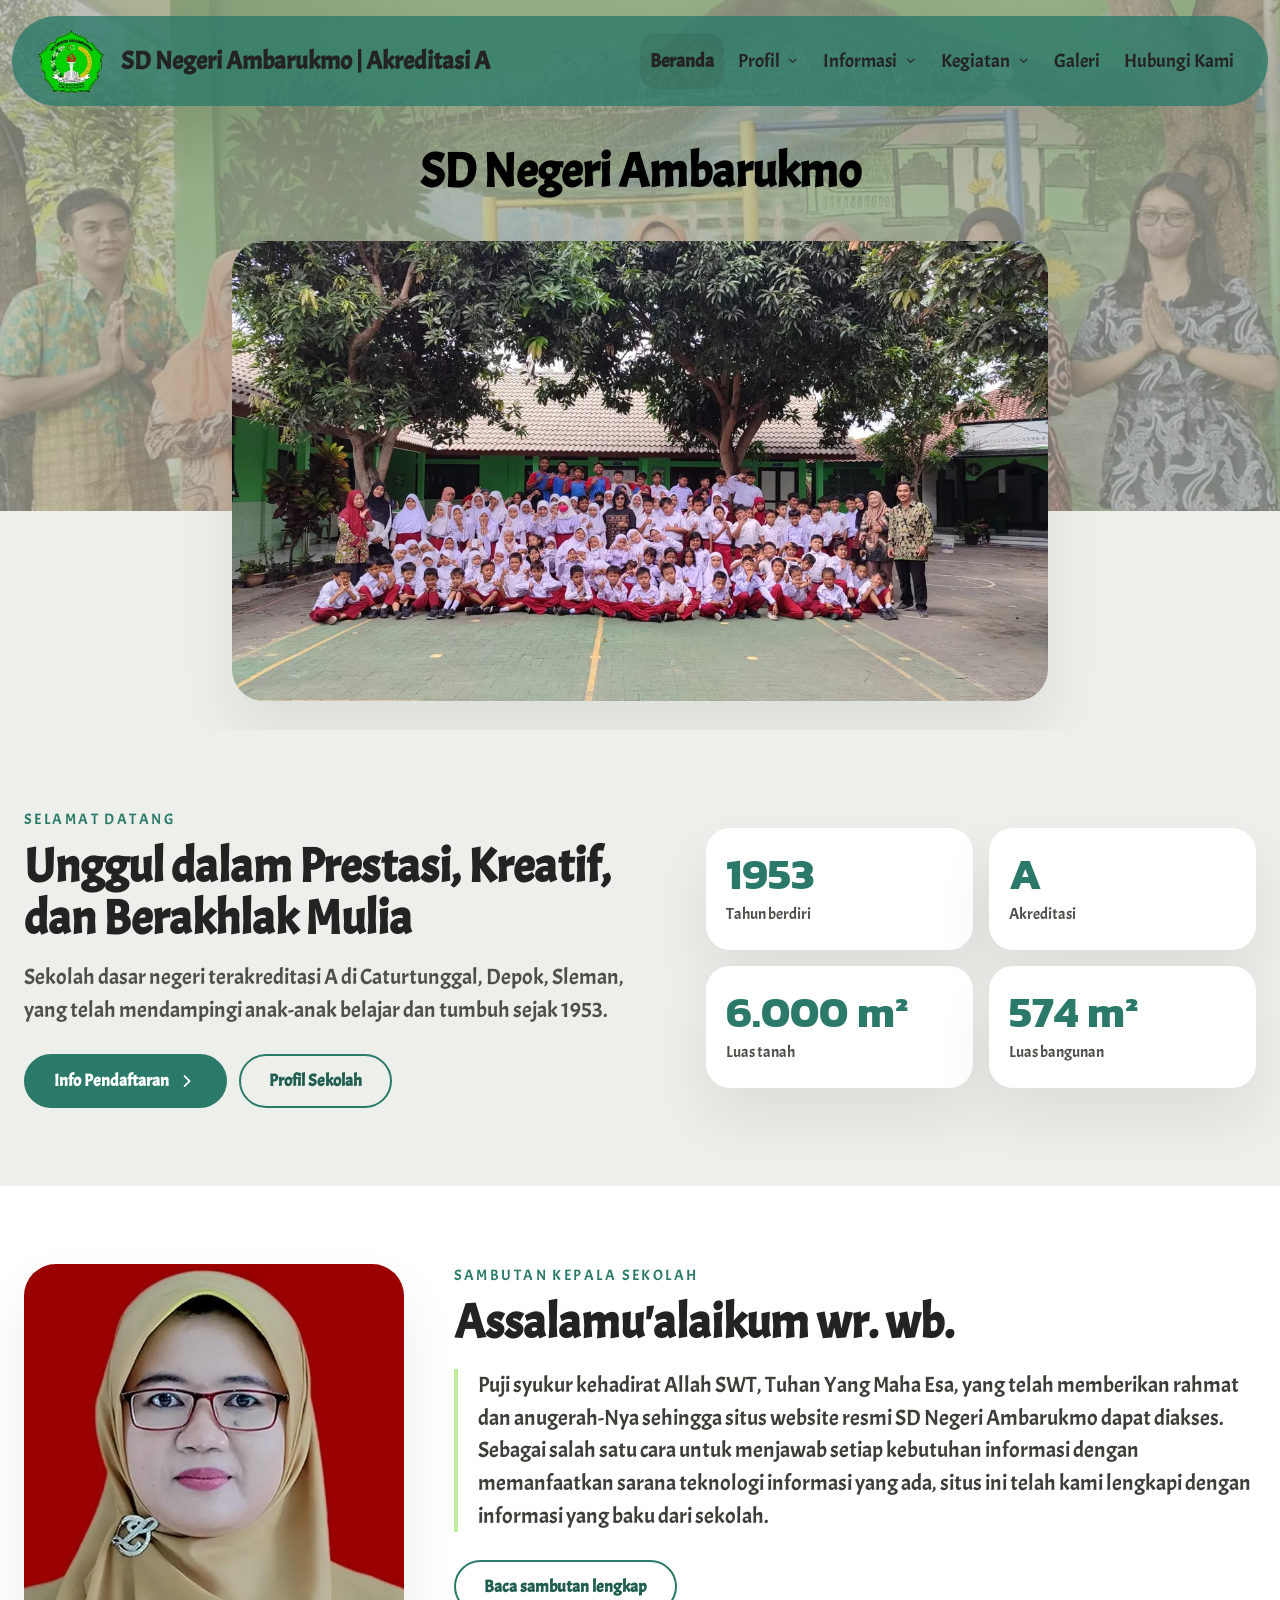
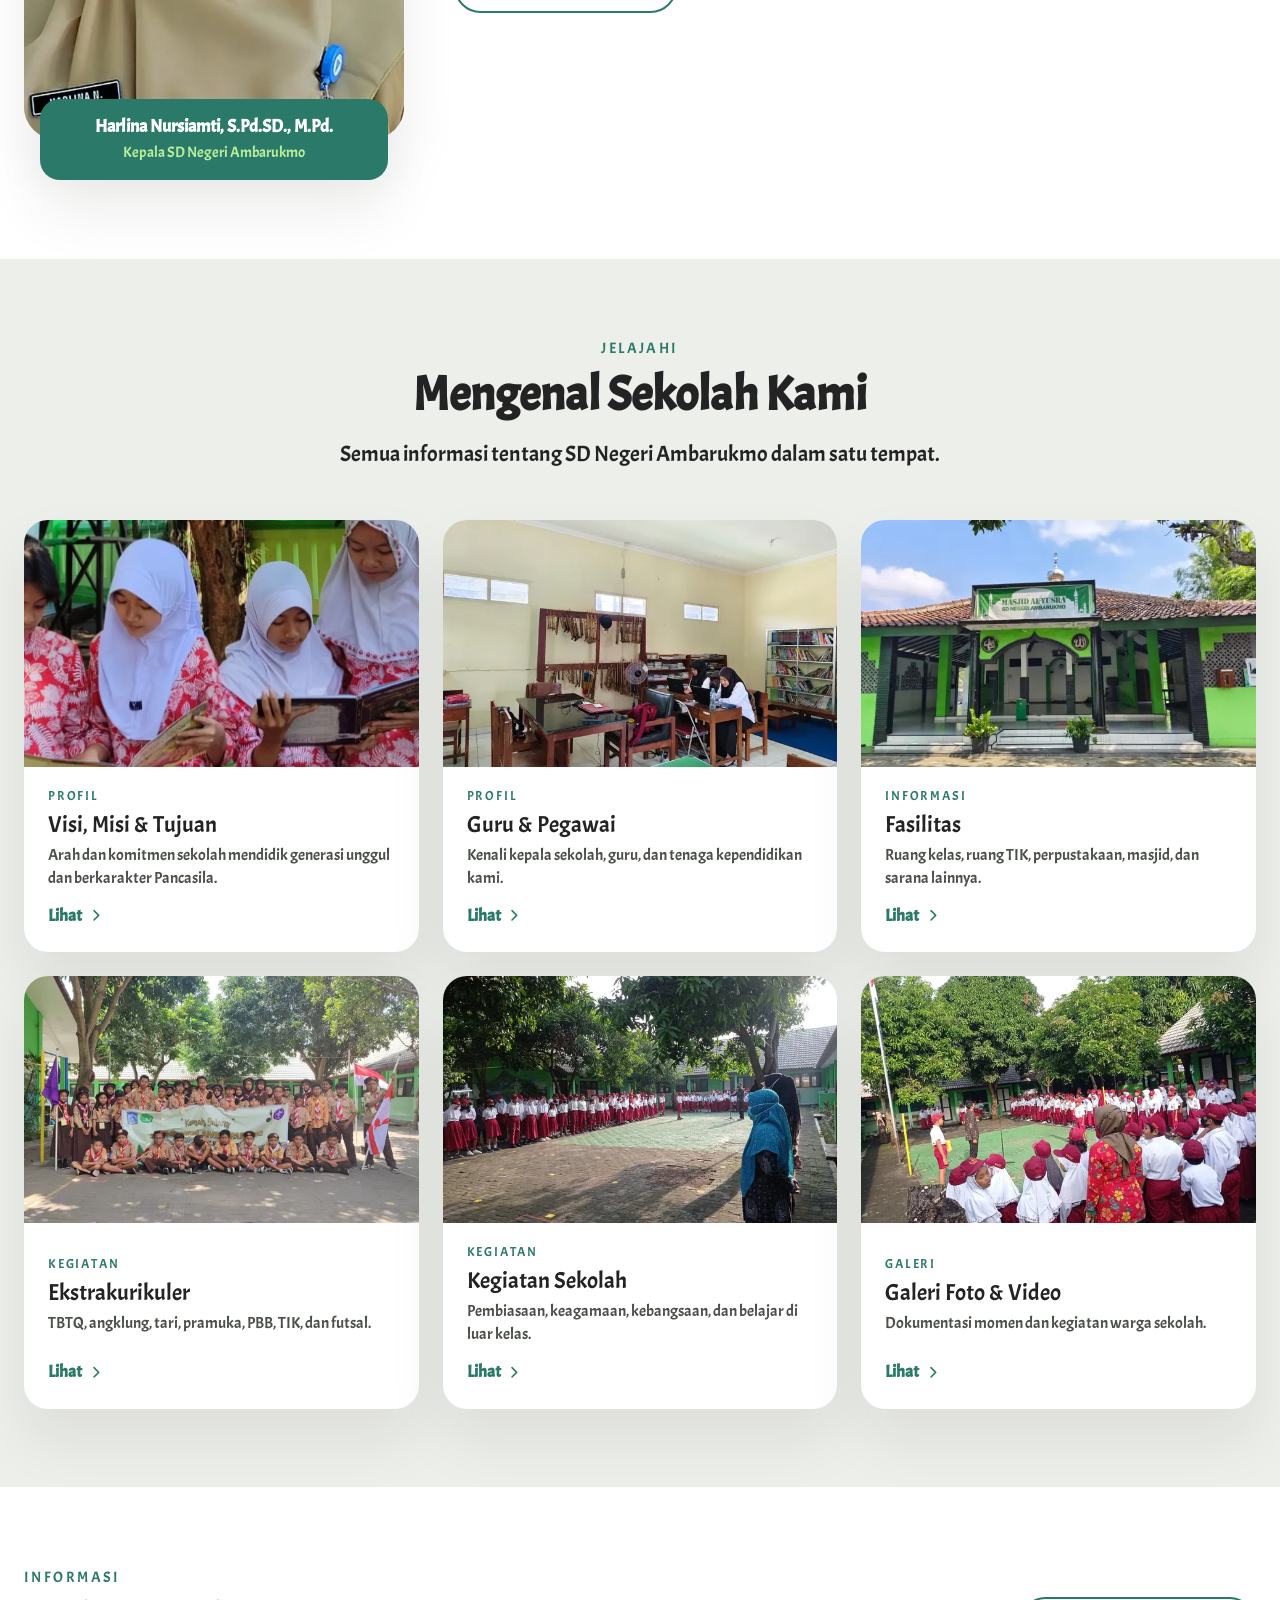
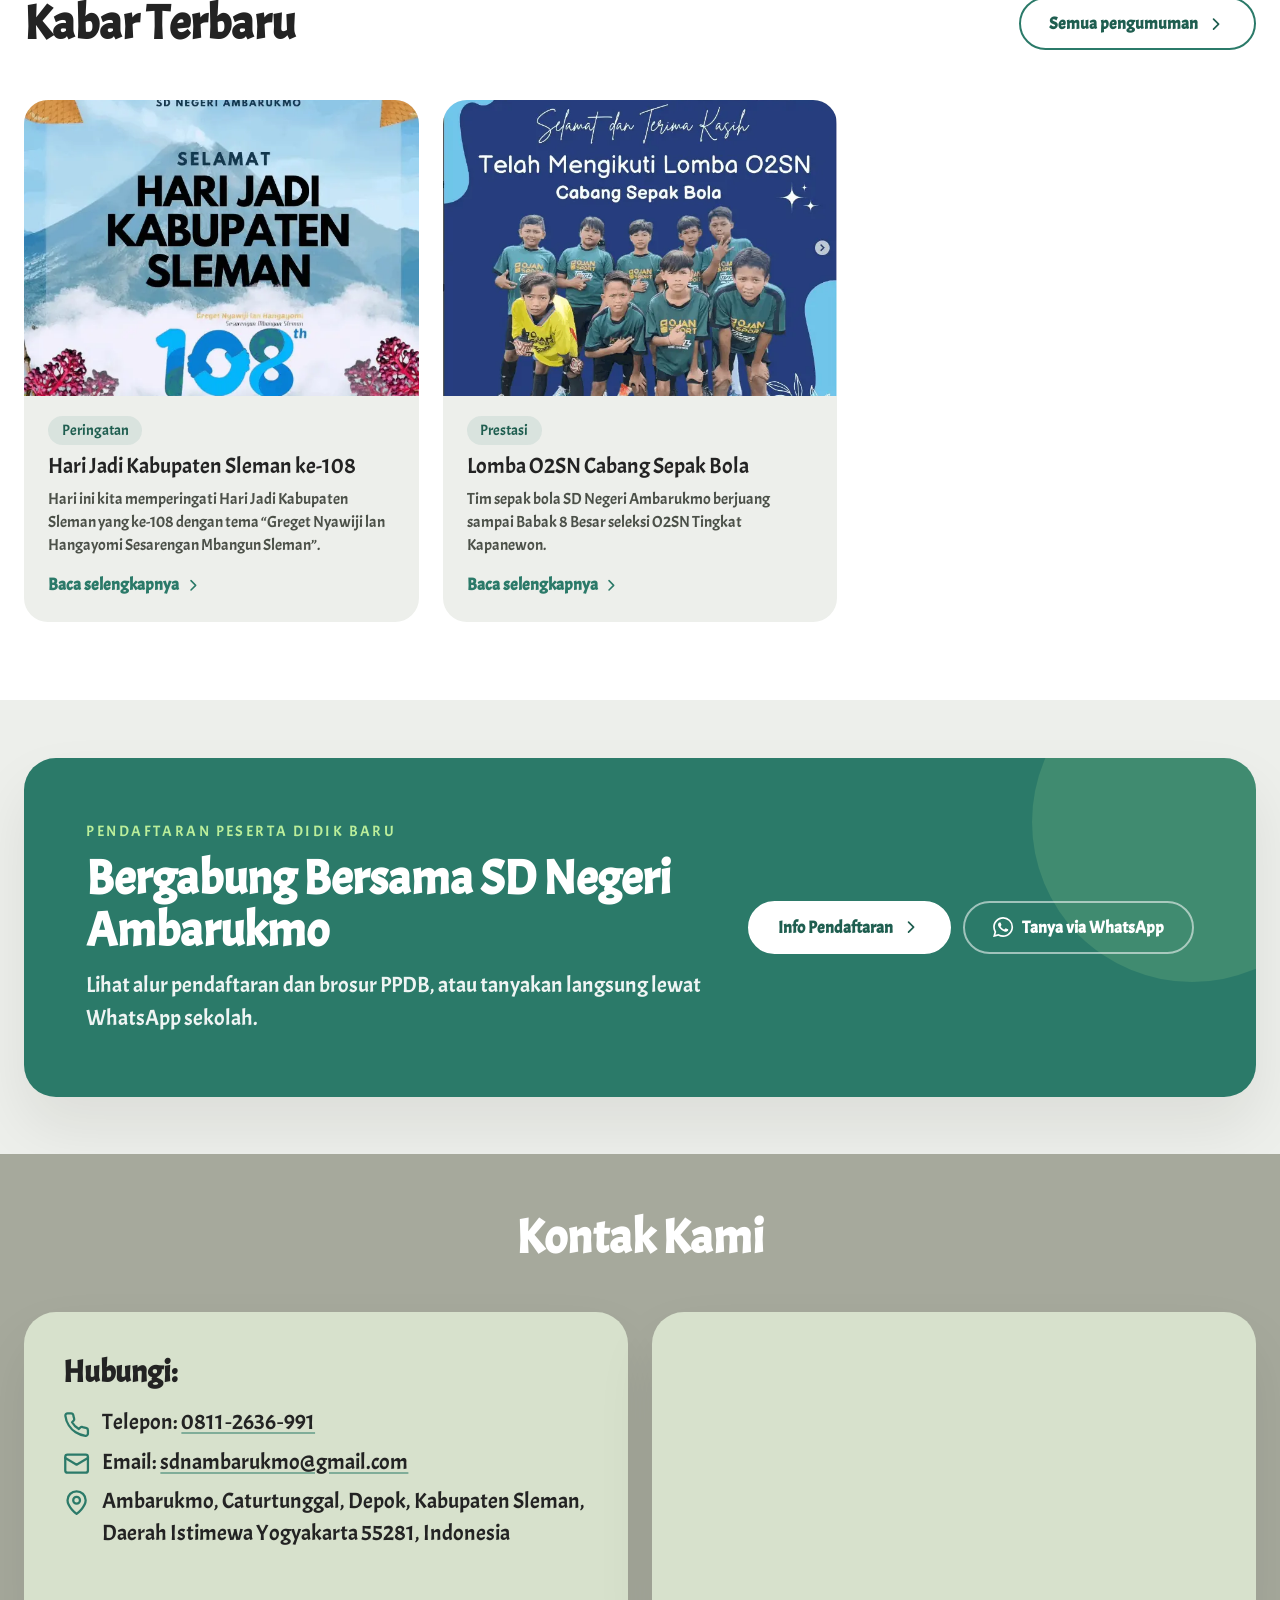
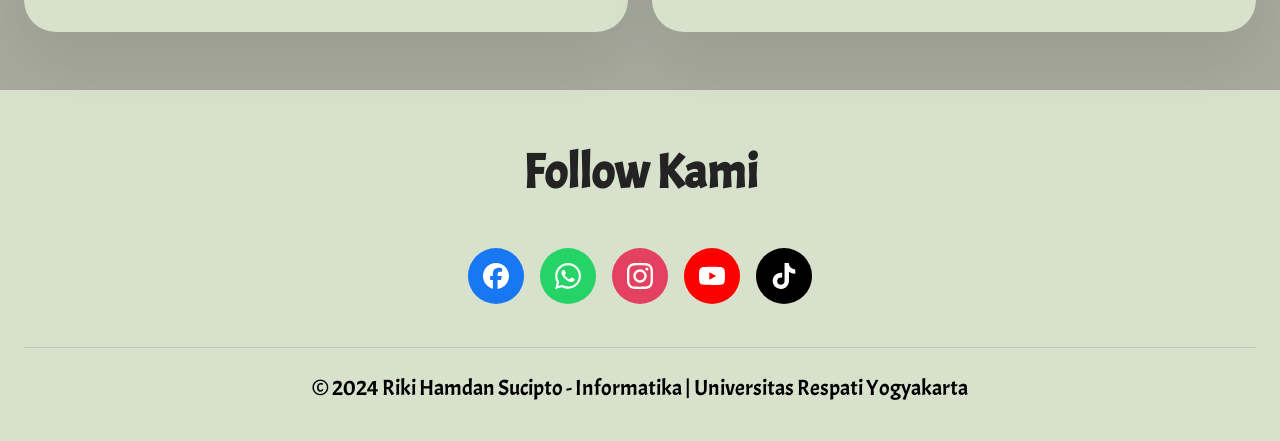
<file: index.html>
<!DOCTYPE html>
<html lang="id">
<head>
<meta charset="utf-8">
<meta name="viewport" content="width=device-width, initial-scale=1">
<title>SD Negeri Ambarukmo | Akreditasi A - Caturtunggal, Depok, Sleman</title>
<meta name="description" content="Website resmi SD Negeri Ambarukmo, sekolah dasar terakreditasi A di Caturtunggal, Depok, Sleman, Yogyakarta. Profil, kegiatan, pendaftaran, dan kontak sekolah.">
<meta name="theme-color" content="#2b7a69">
<meta property="og:type" content="website">
<meta property="og:title" content="SD Negeri Ambarukmo | Akreditasi A - Caturtunggal, Depok, Sleman">
<meta property="og:description" content="Website resmi SD Negeri Ambarukmo, sekolah dasar terakreditasi A di Caturtunggal, Depok, Sleman, Yogyakarta. Profil, kegiatan, pendaftaran, dan kontak sekolah.">
<meta property="og:image" content="assets/img/foto-bersama.webp">
<link rel="icon" href="assets/img/logo-sd-2.webp" type="image/webp">
<link rel="preload" href="assets/fonts/acme-400.woff2" as="font" type="font/woff2" crossorigin>
<link rel="stylesheet" href="assets/css/style.css?v=5cf691ba">
<script src="assets/js/content.js?v=f4596e85" defer></script>
<style>@media (max-width:767px){[style*="assets/img/ganti-bg-sdn.webp"]{background-image:url(assets/img/ganti-bg-sdn-640.webp)!important}}</style>
<script>document.documentElement.classList.add('js')</script>
</head>
<body>
<a class="skip-link" href="#konten">Langsung ke konten</a>
<header class="site-header">
  <nav class="navbar" aria-label="Menu utama">
    <a class="brand" href="index.html">
      <img src="assets/img/logo-sd-2.webp" width="66" height="62" alt="Logo SD Negeri Ambarukmo">
      <span class="brand__text">SD Negeri Ambarukmo<span class="brand__sep"> | </span><span class="brand__badge">Akreditasi A</span></span>
    </a>
    <button type="button" class="nav-toggle" aria-expanded="false" aria-controls="menu-utama" aria-label="Buka menu"><span></span><span></span><span></span></button>
    <div class="nav" id="menu-utama">
      <ul class="nav__list">
        <li class="nav__item"><a class="nav__link" href="index.html" aria-current="page">Beranda</a></li>
        <li class="nav__item nav__item--dropdown">
          <button type="button" class="nav__link" aria-expanded="false" aria-controls="dd-1">Profil<svg class="nav__caret" viewBox="0 0 24 24" fill="none" stroke="currentColor" stroke-width="2" stroke-linecap="round" stroke-linejoin="round" aria-hidden="true"><path d="m6 9 6 6 6-6"/></svg></button>
          <div class="dropdown" id="dd-1"><ul class="dropdown__list">
            <li><a href="visi-misi.html">Visi &amp; Misi</a></li>
            <li><a href="guru-pegawai.html">Guru &amp; Pegawai</a></li>
          </ul></div>
        </li>
        <li class="nav__item nav__item--dropdown">
          <button type="button" class="nav__link" aria-expanded="false" aria-controls="dd-2">Informasi<svg class="nav__caret" viewBox="0 0 24 24" fill="none" stroke="currentColor" stroke-width="2" stroke-linecap="round" stroke-linejoin="round" aria-hidden="true"><path d="m6 9 6 6 6-6"/></svg></button>
          <div class="dropdown" id="dd-2"><ul class="dropdown__list">
            <li><a href="pendaftaran.html">Pendaftaran</a></li>
            <li><a href="pengumuman.html">Pengumuman</a></li>
            <li><a href="fasilitas.html">Fasilitas</a></li>
          </ul></div>
        </li>
        <li class="nav__item nav__item--dropdown">
          <button type="button" class="nav__link" aria-expanded="false" aria-controls="dd-3">Kegiatan<svg class="nav__caret" viewBox="0 0 24 24" fill="none" stroke="currentColor" stroke-width="2" stroke-linecap="round" stroke-linejoin="round" aria-hidden="true"><path d="m6 9 6 6 6-6"/></svg></button>
          <div class="dropdown" id="dd-3"><ul class="dropdown__list">
            <li><a href="ekstrakurikuler.html">Ekstrakurikuler</a></li>
            <li><a href="kegiatan-sekolah.html">Kegiatan Sekolah</a></li>
            <li><a href="komunitas-sedamba.html">Komunitas Belajar SEDAMBA</a></li>
            <li><a href="parenting.html">Kegiatan Parenting</a></li>
          </ul></div>
        </li>
        <li class="nav__item"><a class="nav__link" href="galeri.html">Galeri</a></li>
        <li class="nav__item"><a class="nav__link" href="hubungi-kami.html">Hubungi Kami</a></li>
      </ul>
    </div>
  </nav>
</header>
<main id="konten">
<section class="hero parallax" style="background-image:url(assets/img/ganti-bg-sdn.webp)">
  <div class="container">
    <h1 class="d2"><b>SD Negeri Ambarukmo</b></h1>
    <div class="ph hero__img"><img src="assets/img/foto-bersama.webp" srcset="assets/img/foto-bersama-640.webp 640w, assets/img/foto-bersama.webp 1200w" sizes="(max-width: 860px) 100vw, 816px" width="1200" height="676" alt="Foto bersama siswa dan guru di halaman SD Negeri Ambarukmo" fetchpriority="high" decoding="async"></div>
  </div>
</section>
<section class="section home-intro-sec" style="--bg-color:var(--light)" aria-labelledby="selamat-datang">
  <div class="container">
    <div class="home-intro">
      <div class="home-intro__text" data-reveal>
        <p class="eyebrow">Selamat Datang</p>
        <h2 class="d2" id="selamat-datang"><b>Unggul dalam Prestasi, Kreatif, dan Berakhlak Mulia</b></h2>
        <p class="d7">Sekolah dasar negeri terakreditasi A di Caturtunggal, Depok, Sleman, yang telah mendampingi anak-anak belajar dan tumbuh sejak 1953.</p>
        <div class="home-intro__cta">
          <a class="btn" href="pendaftaran.html">Info Pendaftaran <svg viewBox="0 0 24 24" fill="none" stroke="currentColor" stroke-width="2" stroke-linecap="round" stroke-linejoin="round" aria-hidden="true"><path d="m9 18 6-6-6-6"/></svg></a>
          <a class="btn btn--outline" href="visi-misi.html">Profil Sekolah</a>
        </div>
      </div>
      <ul class="stats home-stats" data-reveal style="--delay:120ms">
        <li><b>1953</b><span>Tahun berdiri</span></li>
        <li><b>A</b><span>Akreditasi</span></li>
        <li><b>6.000 m²</b><span>Luas tanah</span></li>
        <li><b>574 m²</b><span>Luas bangunan</span></li>
      </ul>
    </div>
  </div>
</section>
<section class="section principal-sec" style="--bg-color:#fff" aria-labelledby="sambutan">
  <div class="container">
    <div class="principal">
      <figure class="principal__photo" data-reveal>
        <div class="ph principal__img"><img src="assets/img/foto-kepsek-2.webp" width="726" height="697" alt="Harlina Nursiamti, Kepala SD Negeri Ambarukmo" loading="lazy" decoding="async"></div>
        <figcaption class="principal__name"><b>Harlina Nursiamti, S.Pd.SD., M.Pd.</b><span>Kepala SD Negeri Ambarukmo</span></figcaption>
      </figure>
      <div class="principal__body" data-reveal style="--delay:120ms">
        <p class="eyebrow">Sambutan Kepala Sekolah</p>
        <h2 class="d2" id="sambutan"><b>Assalamu'alaikum wr. wb.</b></h2>
        <div class="principal__text d7">
          <p class="principal__lead">Puji syukur kehadirat Allah SWT, Tuhan Yang Maha Esa, yang telah memberikan rahmat dan anugerah-Nya sehingga situs website resmi SD Negeri Ambarukmo dapat diakses. Sebagai salah satu cara untuk menjawab setiap kebutuhan informasi dengan memanfaatkan sarana teknologi informasi yang ada, situs ini telah kami lengkapi dengan informasi yang baku dari sekolah.</p>
          <div class="principal__more" id="sambutan-lengkap">
            <p>SD Negeri Ambarukmo berdiri sekitar tahun 1953, terletak di Desa Caturtunggal pada 7°46’48” LS dan 110°23’45” BT, dengan luas tanah 6.000 m² dan di atasnya berdiri bangunan seluas 574 m². Seluruh pendidik, tenaga kependidikan, dan komite sekolah berkomitmen mengelola sekolah untuk menciptakan peserta didik yang berkualitas, kreatif, dan berakhlak mulia. Pendidik dan tenaga kependidikan juga mempunyai peluang yang sama dalam mengakses, berpartisipasi, dan meningkatkan pengelolaan mutu sekolah.</p>
            <p>Di era teknologi digital ini kami menyadari bahwa informasi yang begitu pesat sangat diperlukan, begitu pula berbagai sarana prasarana yang kondusif serta kebutuhan informasi bagi siswa, guru, orang tua, maupun masyarakat. Karena itu kami berusaha mewujudkan hal tersebut semaksimal mungkin. Semoga website ini dapat membantu dan bermanfaat, terutama untuk informasi yang berhubungan dengan pendidikan, ilmu pengetahuan, dan informasi seputar SD Negeri Ambarukmo.</p>
            <p>Besar harapan kami, sarana ini dapat memberi manfaat bagi semua pihak di lingkup pendidikan dan pemerhati pendidikan, khususnya bagi SD Negeri Ambarukmo. Tak lupa, sebagai cara untuk berdemokrasi, kami juga berharap adanya masukan dan saran terkait website kami, supaya website ini dapat berkembang dengan baik.<br>Terima kasih atas kunjungannya, salam sukses untuk kita semua.<br>Wassalamu'alaikum wr. wb.</p>
            <p class="principal__sign">Hormat kami,<br>Kepala SD Negeri Ambarukmo<br><b>Harlina Nursiamti, S.Pd.SD., M.Pd.</b></p>
          </div>
        </div>
        <button type="button" class="btn btn--outline principal__toggle" aria-expanded="false" aria-controls="sambutan-lengkap" data-more="Baca sambutan lengkap" data-less="Tutup sambutan">Baca sambutan lengkap</button>
      </div>
    </div>
  </div>
</section>
<section class="section" style="--bg-color:var(--light)" aria-labelledby="jelajahi">
  <div class="container">
    <header class="section-head" data-reveal>
      <p class="eyebrow">Jelajahi</p>
      <h2 class="d2" id="jelajahi"><b>Mengenal Sekolah Kami</b></h2>
      <p class="d7">Semua informasi tentang SD Negeri Ambarukmo dalam satu tempat.</p>
    </header>
    <div class="explore-grid">
      <a class="explore-card" href="visi-misi.html" data-reveal style="--delay:0ms">
        <div class="ph explore-card__img"><img src="assets/img/foto-visi.webp" width="803" height="894" alt="" loading="lazy" decoding="async"></div>
        <span class="explore-card__body">
          <span class="explore-card__kat">Profil</span>
          <span class="explore-card__title">Visi, Misi &amp; Tujuan</span>
          <span class="explore-card__desc">Arah dan komitmen sekolah mendidik generasi unggul dan berkarakter Pancasila.</span>
          <span class="explore-card__more">Lihat <svg viewBox="0 0 24 24" fill="none" stroke="currentColor" stroke-width="2" stroke-linecap="round" stroke-linejoin="round" aria-hidden="true"><path d="m9 18 6-6-6-6"/></svg></span>
        </span>
      </a>
      <a class="explore-card" href="guru-pegawai.html" data-reveal style="--delay:80ms">
        <div class="ph explore-card__img"><img src="assets/img/gr1.webp" srcset="assets/img/gr1-640.webp 640w, assets/img/gr1.webp 1200w" sizes="(max-width: 639px) 40vw, (max-width: 991px) 50vw, 400px" width="1200" height="900" alt="" loading="lazy" decoding="async"></div>
        <span class="explore-card__body">
          <span class="explore-card__kat">Profil</span>
          <span class="explore-card__title">Guru &amp; Pegawai</span>
          <span class="explore-card__desc">Kenali kepala sekolah, guru, dan tenaga kependidikan kami.</span>
          <span class="explore-card__more">Lihat <svg viewBox="0 0 24 24" fill="none" stroke="currentColor" stroke-width="2" stroke-linecap="round" stroke-linejoin="round" aria-hidden="true"><path d="m9 18 6-6-6-6"/></svg></span>
        </span>
      </a>
      <a class="explore-card" href="fasilitas.html" data-reveal style="--delay:160ms">
        <div class="ph explore-card__img"><img src="assets/img/msjd.webp" width="595" height="446" alt="" loading="lazy" decoding="async"></div>
        <span class="explore-card__body">
          <span class="explore-card__kat">Informasi</span>
          <span class="explore-card__title">Fasilitas</span>
          <span class="explore-card__desc">Ruang kelas, ruang TIK, perpustakaan, masjid, dan sarana lainnya.</span>
          <span class="explore-card__more">Lihat <svg viewBox="0 0 24 24" fill="none" stroke="currentColor" stroke-width="2" stroke-linecap="round" stroke-linejoin="round" aria-hidden="true"><path d="m9 18 6-6-6-6"/></svg></span>
        </span>
      </a>
      <a class="explore-card" href="ekstrakurikuler.html" data-reveal style="--delay:0ms">
        <div class="ph explore-card__img"><img src="assets/img/pramuka-1.webp" srcset="assets/img/pramuka-1-640.webp 640w, assets/img/pramuka-1.webp 1200w" sizes="(max-width: 639px) 40vw, (max-width: 991px) 50vw, 400px" width="1200" height="676" alt="" loading="lazy" decoding="async"></div>
        <span class="explore-card__body">
          <span class="explore-card__kat">Kegiatan</span>
          <span class="explore-card__title">Ekstrakurikuler</span>
          <span class="explore-card__desc">TBTQ, angklung, tari, pramuka, PBB, TIK, dan futsal.</span>
          <span class="explore-card__more">Lihat <svg viewBox="0 0 24 24" fill="none" stroke="currentColor" stroke-width="2" stroke-linecap="round" stroke-linejoin="round" aria-hidden="true"><path d="m9 18 6-6-6-6"/></svg></span>
        </span>
      </a>
      <a class="explore-card" href="kegiatan-sekolah.html" data-reveal style="--delay:80ms">
        <div class="ph explore-card__img"><img src="assets/img/1683005068651.webp" srcset="assets/img/1683005068651-640.webp 640w, assets/img/1683005068651.webp 1600w" sizes="(max-width: 639px) 40vw, (max-width: 991px) 50vw, 400px" width="1600" height="1197" alt="" loading="lazy" decoding="async"></div>
        <span class="explore-card__body">
          <span class="explore-card__kat">Kegiatan</span>
          <span class="explore-card__title">Kegiatan Sekolah</span>
          <span class="explore-card__desc">Pembiasaan, keagamaan, kebangsaan, dan belajar di luar kelas.</span>
          <span class="explore-card__more">Lihat <svg viewBox="0 0 24 24" fill="none" stroke="currentColor" stroke-width="2" stroke-linecap="round" stroke-linejoin="round" aria-hidden="true"><path d="m9 18 6-6-6-6"/></svg></span>
        </span>
      </a>
      <a class="explore-card" href="galeri.html" data-reveal style="--delay:160ms">
        <div class="ph explore-card__img"><img src="assets/img/upacara.webp" srcset="assets/img/upacara-640.webp 640w, assets/img/upacara.webp 1200w" sizes="(max-width: 639px) 40vw, (max-width: 991px) 50vw, 400px" width="1200" height="898" alt="" loading="lazy" decoding="async"></div>
        <span class="explore-card__body">
          <span class="explore-card__kat">Galeri</span>
          <span class="explore-card__title">Galeri Foto &amp; Video</span>
          <span class="explore-card__desc">Dokumentasi momen dan kegiatan warga sekolah.</span>
          <span class="explore-card__more">Lihat <svg viewBox="0 0 24 24" fill="none" stroke="currentColor" stroke-width="2" stroke-linecap="round" stroke-linejoin="round" aria-hidden="true"><path d="m9 18 6-6-6-6"/></svg></span>
        </span>
      </a>
    </div>
  </div>
</section>
<section class="section" style="--bg-color:#fff" aria-labelledby="kabar">
  <div class="container">
    <header class="section-head section-head--row" data-reveal>
      <div>
        <p class="eyebrow">Informasi</p>
        <h2 class="d2" id="kabar"><b>Kabar Terbaru</b></h2>
      </div>
      <a class="btn btn--outline" href="pengumuman.html">Semua pengumuman <svg viewBox="0 0 24 24" fill="none" stroke="currentColor" stroke-width="2" stroke-linecap="round" stroke-linejoin="round" aria-hidden="true"><path d="m9 18 6-6-6-6"/></svg></a>
    </header>
    <div class="home-news" data-dyn="pengumuman-home">
      <a class="news-card" href="pengumuman.html" data-reveal style="--delay:0ms">
        <div class="ph news-card__img"><img src="assets/img/ultah-sleman-sdn.webp" width="640" height="635" alt="Hari Jadi Kabupaten Sleman ke-108" loading="lazy" decoding="async"></div>
        <span class="news-card__body">
          <span class="news-card__meta"><span class="pill">Peringatan</span></span>
          <span class="news-card__title">Hari Jadi Kabupaten Sleman ke-108</span>
          <span class="news-card__desc">Hari ini kita memperingati Hari Jadi Kabupaten Sleman yang ke-108 dengan tema “Greget Nyawiji lan Hangayomi Sesarengan Mbangun Sleman”.</span>
          <span class="news-card__more">Baca selengkapnya <svg viewBox="0 0 24 24" fill="none" stroke="currentColor" stroke-width="2" stroke-linecap="round" stroke-linejoin="round" aria-hidden="true"><path d="m9 18 6-6-6-6"/></svg></span>
        </span>
      </a>
      <a class="news-card" href="pengumuman.html" data-reveal style="--delay:80ms">
        <div class="ph news-card__img"><img src="assets/img/sepak-bola-sdn.webp" width="643" height="637" alt="Lomba O2SN Cabang Sepak Bola" loading="lazy" decoding="async"></div>
        <span class="news-card__body">
          <span class="news-card__meta"><span class="pill">Prestasi</span></span>
          <span class="news-card__title">Lomba O2SN Cabang Sepak Bola</span>
          <span class="news-card__desc">Tim sepak bola SD Negeri Ambarukmo berjuang sampai Babak 8 Besar seleksi O2SN Tingkat Kapanewon.</span>
          <span class="news-card__more">Baca selengkapnya <svg viewBox="0 0 24 24" fill="none" stroke="currentColor" stroke-width="2" stroke-linecap="round" stroke-linejoin="round" aria-hidden="true"><path d="m9 18 6-6-6-6"/></svg></span>
        </span>
      </a>
    </div>
  </div>
</section>
<section class="section section--tight" style="--bg-color:var(--light)" aria-labelledby="ppdb">
  <div class="container">
    <div class="ppdb-band" data-reveal>
      <div class="ppdb-band__text">
        <p class="eyebrow">Pendaftaran Peserta Didik Baru</p>
        <h2 class="d2" id="ppdb"><b>Bergabung Bersama SD Negeri Ambarukmo</b></h2>
        <p class="d7">Lihat alur pendaftaran dan brosur PPDB, atau tanyakan langsung lewat WhatsApp sekolah.</p>
      </div>
      <div class="ppdb-band__cta">
        <a class="btn btn--light" href="pendaftaran.html">Info Pendaftaran <svg viewBox="0 0 24 24" fill="none" stroke="currentColor" stroke-width="2" stroke-linecap="round" stroke-linejoin="round" aria-hidden="true"><path d="m9 18 6-6-6-6"/></svg></a>
        <a class="btn btn--ghost" href="https://wa.me/6281328783862" target="_blank" rel="noopener"><svg viewBox="0 0 24 24" fill="currentColor" aria-hidden="true"><path d="M17.472 14.382c-.297-.149-1.758-.867-2.03-.967-.273-.099-.471-.148-.67.15-.197.297-.767.966-.94 1.164-.173.199-.347.223-.644.075-.297-.15-1.255-.463-2.39-1.475-.883-.788-1.48-1.761-1.653-2.059-.173-.297-.018-.458.13-.606.134-.133.298-.347.446-.52.149-.174.198-.298.298-.497.099-.198.05-.371-.025-.52-.075-.149-.669-1.612-.916-2.207-.242-.579-.487-.5-.669-.51-.173-.008-.371-.01-.57-.01-.198 0-.52.074-.792.372-.272.297-1.04 1.016-1.04 2.479 0 1.462 1.065 2.875 1.213 3.074.149.198 2.096 3.2 5.077 4.487.709.306 1.262.489 1.694.625.712.227 1.36.195 1.871.118.571-.085 1.758-.719 2.006-1.413.248-.694.248-1.289.173-1.413-.074-.124-.272-.198-.57-.347m-5.421 7.403h-.004a9.87 9.87 0 01-5.031-1.378l-.361-.214-3.741.982.998-3.648-.235-.374a9.86 9.86 0 01-1.51-5.26c.001-5.45 4.436-9.884 9.888-9.884 2.64 0 5.122 1.03 6.988 2.898a9.825 9.825 0 012.893 6.994c-.003 5.45-4.437 9.884-9.885 9.884m8.413-18.297A11.815 11.815 0 0012.05 0C5.495 0 .16 5.335.157 11.892c0 2.096.547 4.142 1.588 5.945L.057 24l6.305-1.654a11.882 11.882 0 005.683 1.448h.005c6.554 0 11.89-5.335 11.893-11.893a11.821 11.821 0 00-3.48-8.413Z"/></svg>Tanya via WhatsApp</a>
      </div>
    </div>
  </div>
</section>
<section class="section section--tight section--contact" aria-labelledby="kontak">
  <div class="container">
    <h2 class="d2 title section-title" id="kontak" data-reveal><b>Kontak Kami</b></h2>
    <div class="contact">
      <div class="contact__card" data-reveal>
        <h3 class="d5"><b>Hubungi:</b></h3>
        <ul class="contact__list d7">
          <li><svg viewBox="0 0 24 24" fill="none" stroke="currentColor" stroke-width="2" stroke-linecap="round" stroke-linejoin="round" aria-hidden="true"><path d="M22 16.9v3a2 2 0 0 1-2.2 2 19.8 19.8 0 0 1-8.6-3.1 19.5 19.5 0 0 1-6-6A19.8 19.8 0 0 1 2.1 4.2 2 2 0 0 1 4.1 2h3a2 2 0 0 1 2 1.7c.1 1 .4 1.9.7 2.8a2 2 0 0 1-.5 2.1L8 9.9a16 16 0 0 0 6 6l1.3-1.3a2 2 0 0 1 2.1-.4c.9.3 1.8.6 2.8.7a2 2 0 0 1 1.7 2z"/></svg><span>Telepon: <a href="tel:+628112636991">0811&#8209;2636&#8209;991</a></span></li>
          
          <li><svg viewBox="0 0 24 24" fill="none" stroke="currentColor" stroke-width="2" stroke-linecap="round" stroke-linejoin="round" aria-hidden="true"><rect x="2" y="4" width="20" height="16" rx="2"/><path d="m22 7-10 6L2 7"/></svg><span>Email: <a href="mailto:sdnambarukmo@gmail.com">sdnambarukmo@gmail.com</a></span></li>
          <li><svg viewBox="0 0 24 24" fill="none" stroke="currentColor" stroke-width="2" stroke-linecap="round" stroke-linejoin="round" aria-hidden="true"><path d="M20 10c0 6-8 12-8 12S4 16 4 10a8 8 0 0 1 16 0z"/><circle cx="12" cy="10" r="3"/></svg><span>Ambarukmo, Caturtunggal, Depok, Kabupaten Sleman, Daerah Istimewa Yogyakarta 55281, Indonesia</span></li>
        </ul>
      </div>
      <div class="map" data-reveal style="--delay:120ms">
        <iframe src="https://www.google.com/maps?q=SD+Negeri+Ambarukmo,+Caturtunggal,+Depok,+Sleman&output=embed" title="Peta lokasi SD Negeri Ambarukmo" loading="lazy" referrerpolicy="no-referrer-when-downgrade"></iframe>
      </div>
    </div>
  </div>
</section>
</main>
<footer class="site-footer" aria-labelledby="follow">
  <div class="container">
    <h2 class="d2 title" id="follow" data-reveal><b>Follow Kami</b></h2>
    <div class="social" data-reveal>
      <a href="https://www.facebook.com/sdnambarukmo" target="_blank" rel="noopener" style="--c:#1877f2" aria-label="Facebook SD Negeri Ambarukmo"><svg viewBox="0 0 24 24" aria-hidden="true"><path d="M9.101 23.691v-7.98H6.627v-3.667h2.474v-1.58c0-4.085 1.848-5.978 5.858-5.978.401 0 .955.042 1.468.103a8.68 8.68 0 0 1 1.141.195v3.325a8.623 8.623 0 0 0-.653-.036 26.805 26.805 0 0 0-.733-.009c-.707 0-1.259.096-1.675.309a1.686 1.686 0 0 0-.679.622c-.258.42-.374.995-.374 1.752v1.297h3.919l-.386 2.103-.287 1.564h-3.246v8.245C19.396 23.238 24 18.179 24 12.044c0-6.627-5.373-12-12-12s-12 5.373-12 12c0 5.628 3.874 10.35 9.101 11.647Z"/></svg></a>
      <a href="https://wa.me/6281328783862" target="_blank" rel="noopener" style="--c:#25d366" aria-label="WhatsApp SD Negeri Ambarukmo"><svg viewBox="0 0 24 24" aria-hidden="true"><path d="M17.472 14.382c-.297-.149-1.758-.867-2.03-.967-.273-.099-.471-.148-.67.15-.197.297-.767.966-.94 1.164-.173.199-.347.223-.644.075-.297-.15-1.255-.463-2.39-1.475-.883-.788-1.48-1.761-1.653-2.059-.173-.297-.018-.458.13-.606.134-.133.298-.347.446-.52.149-.174.198-.298.298-.497.099-.198.05-.371-.025-.52-.075-.149-.669-1.612-.916-2.207-.242-.579-.487-.5-.669-.51-.173-.008-.371-.01-.57-.01-.198 0-.52.074-.792.372-.272.297-1.04 1.016-1.04 2.479 0 1.462 1.065 2.875 1.213 3.074.149.198 2.096 3.2 5.077 4.487.709.306 1.262.489 1.694.625.712.227 1.36.195 1.871.118.571-.085 1.758-.719 2.006-1.413.248-.694.248-1.289.173-1.413-.074-.124-.272-.198-.57-.347m-5.421 7.403h-.004a9.87 9.87 0 01-5.031-1.378l-.361-.214-3.741.982.998-3.648-.235-.374a9.86 9.86 0 01-1.51-5.26c.001-5.45 4.436-9.884 9.888-9.884 2.64 0 5.122 1.03 6.988 2.898a9.825 9.825 0 012.893 6.994c-.003 5.45-4.437 9.884-9.885 9.884m8.413-18.297A11.815 11.815 0 0012.05 0C5.495 0 .16 5.335.157 11.892c0 2.096.547 4.142 1.588 5.945L.057 24l6.305-1.654a11.882 11.882 0 005.683 1.448h.005c6.554 0 11.89-5.335 11.893-11.893a11.821 11.821 0 00-3.48-8.413Z"/></svg></a>
      <a href="https://www.instagram.com/sdn_ambarukmo" target="_blank" rel="noopener" style="--c:#e4405f" aria-label="Instagram SD Negeri Ambarukmo"><svg viewBox="0 0 24 24" aria-hidden="true"><path d="M7.0301.084c-1.2768.0602-2.1487.264-2.911.5634-.7888.3075-1.4575.72-2.1228 1.3877-.6652.6677-1.075 1.3368-1.3802 2.127-.2954.7638-.4956 1.6365-.552 2.914-.0564 1.2775-.0689 1.6882-.0626 4.947.0062 3.2586.0206 3.6671.0825 4.9473.061 1.2765.264 2.1482.5635 2.9107.308.7889.72 1.4573 1.388 2.1228.6679.6655 1.3365 1.0743 2.1285 1.38.7632.295 1.6361.4961 2.9134.552 1.2773.056 1.6884.069 4.9462.0627 3.2578-.0062 3.668-.0207 4.9478-.0814 1.28-.0607 2.147-.2652 2.9098-.5633.7889-.3086 1.4578-.72 2.1228-1.3881.665-.6682 1.0745-1.3378 1.3795-2.1284.2957-.7632.4966-1.636.552-2.9124.056-1.2809.0692-1.6898.063-4.948-.0063-3.2583-.021-3.6668-.0817-4.9465-.0607-1.2797-.264-2.1487-.5633-2.9117-.3084-.7889-.72-1.4568-1.3876-2.1228C21.2982 1.33 20.628.9208 19.8378.6165 19.074.321 18.2017.1197 16.9244.0645 15.6471.0093 15.236-.005 11.977.0014 8.718.0076 8.31.0215 7.0301.0839m.1402 21.6932c-1.17-.0509-1.8053-.2453-2.2287-.408-.5606-.216-.96-.4771-1.3819-.895-.422-.4178-.6811-.8186-.9-1.378-.1644-.4234-.3624-1.058-.4171-2.228-.0595-1.2645-.072-1.6442-.079-4.848-.007-3.2037.0053-3.583.0607-4.848.05-1.169.2456-1.805.408-2.2282.216-.5613.4762-.96.895-1.3816.4188-.4217.8184-.6814 1.3783-.9003.423-.1651 1.0575-.3614 2.227-.4171 1.2655-.06 1.6447-.072 4.848-.079 3.2033-.007 3.5835.005 4.8495.0608 1.169.0508 1.8053.2445 2.228.408.5608.216.96.4754 1.3816.895.4217.4194.6816.8176.9005 1.3787.1653.4217.3617 1.056.4169 2.2263.0602 1.2655.0739 1.645.0796 4.848.0058 3.203-.0055 3.5834-.061 4.848-.051 1.17-.245 1.8055-.408 2.2294-.216.5604-.4763.96-.8954 1.3814-.419.4215-.8181.6811-1.3783.9-.4224.1649-1.0577.3617-2.2262.4174-1.2656.0595-1.6448.072-4.8493.079-3.2045.007-3.5825-.006-4.848-.0608M16.953 5.5864A1.44 1.44 0 1 0 18.39 4.144a1.44 1.44 0 0 0-1.437 1.4424M5.8385 12.012c.0067 3.4032 2.7706 6.1557 6.173 6.1493 3.4026-.0065 6.157-2.7701 6.1506-6.1733-.0065-3.4032-2.771-6.1565-6.174-6.1498-3.403.0067-6.156 2.771-6.1496 6.1738M8 12.0077a4 4 0 1 1 4.008 3.9921A3.9996 3.9996 0 0 1 8 12.0077"/></svg></a>
      <a href="https://www.youtube.com/@sdnambarukmo7962" target="_blank" rel="noopener" style="--c:#ff0000" aria-label="YouTube SD Negeri Ambarukmo"><svg viewBox="0 0 24 24" aria-hidden="true"><path d="M23.498 6.186a3.016 3.016 0 0 0-2.122-2.136C19.505 3.545 12 3.545 12 3.545s-7.505 0-9.377.505A3.017 3.017 0 0 0 .502 6.186C0 8.07 0 12 0 12s0 3.93.502 5.814a3.016 3.016 0 0 0 2.122 2.136c1.871.505 9.376.505 9.376.505s7.505 0 9.377-.505a3.015 3.015 0 0 0 2.122-2.136C24 15.93 24 12 24 12s0-3.93-.502-5.814zM9.545 15.568V8.432L15.818 12l-6.273 3.568z"/></svg></a>
      <a href="https://www.tiktok.com/@sdnegeriambarukmo" target="_blank" rel="noopener" style="--c:#000000" aria-label="TikTok SD Negeri Ambarukmo"><svg viewBox="0 0 24 24" aria-hidden="true"><path d="M12.525.02c1.31-.02 2.61-.01 3.91-.02.08 1.53.63 3.09 1.75 4.17 1.12 1.11 2.7 1.62 4.24 1.79v4.03c-1.44-.05-2.89-.35-4.2-.97-.57-.26-1.1-.59-1.62-.93-.01 2.92.01 5.84-.02 8.75-.08 1.4-.54 2.79-1.35 3.94-1.31 1.92-3.58 3.17-5.91 3.21-1.43.08-2.86-.31-4.08-1.03-2.02-1.19-3.44-3.37-3.65-5.71-.02-.5-.03-1-.01-1.49.18-1.9 1.12-3.72 2.58-4.96 1.66-1.44 3.98-2.13 6.15-1.72.02 1.48-.04 2.96-.04 4.44-.99-.32-2.15-.23-3.02.37-.63.41-1.11 1.04-1.36 1.75-.21.51-.15 1.07-.14 1.61.24 1.64 1.82 3.02 3.5 2.87 1.12-.01 2.19-.66 2.77-1.61.19-.33.4-.67.41-1.06.1-1.79.06-3.57.07-5.36.01-4.03-.01-8.05.02-12.07z"/></svg></a>
    </div>
    <p class="copyright d7">© 2024 Riki Hamdan Sucipto - Informatika | Universitas Respati Yogyakarta</p>
  </div>
</footer>
<script src="assets/js/main.js?v=32d5969f" defer></script>
</body>
</html>
</file>
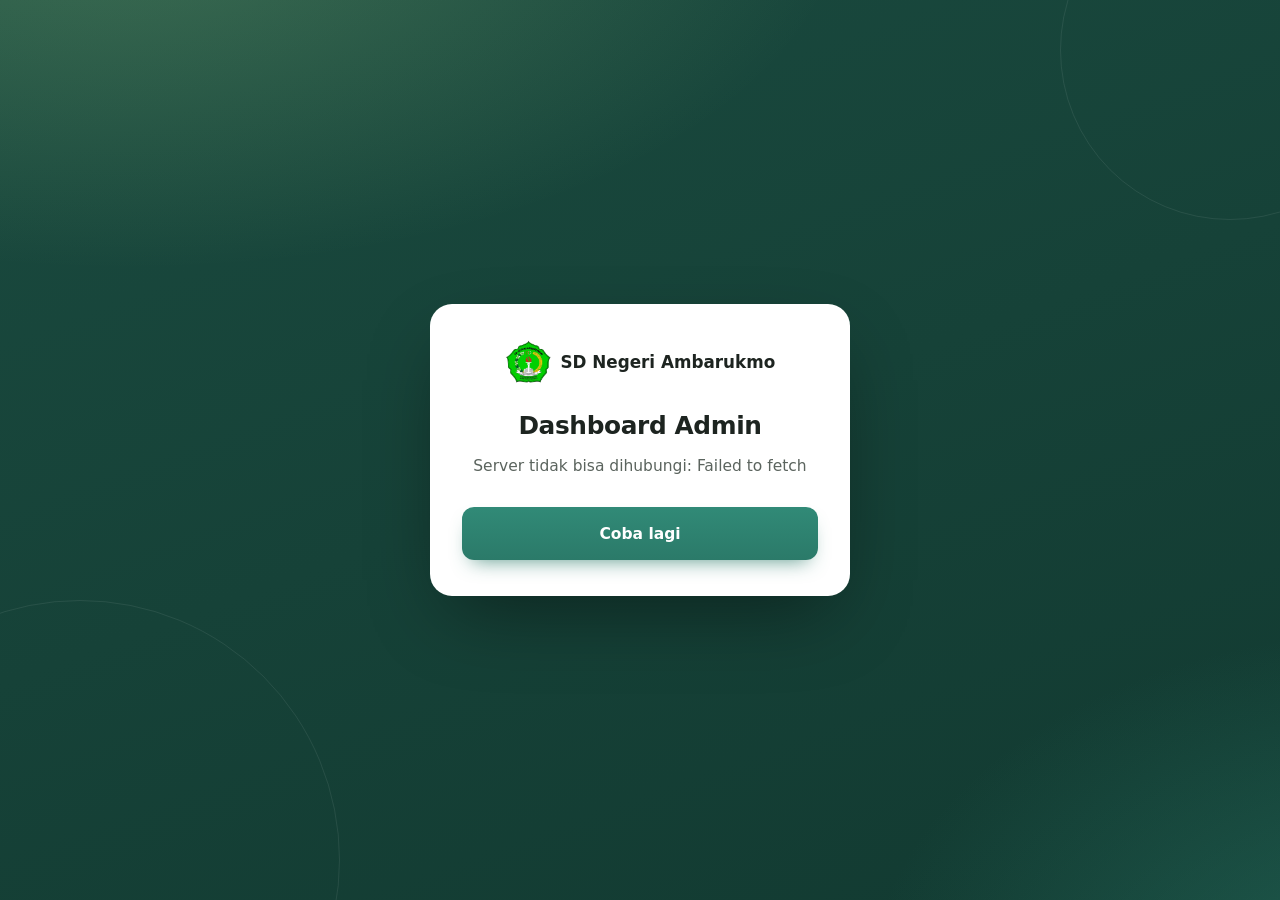
<file: dashboard/index.html>
<!DOCTYPE html>
<html lang="id">
<head>
<meta charset="utf-8">
<meta name="viewport" content="width=device-width, initial-scale=1">
<title>Dashboard · SD Negeri Ambarukmo</title>
<meta name="robots" content="noindex, nofollow">
<meta name="theme-color" content="#1d4a40">
<link rel="icon" href="../assets/img/logo-sd.webp" type="image/webp">
<link rel="stylesheet" href="assets/dashboard.css">
<script src="assets/config.js"></script>
<script src="assets/seed.js"></script>
</head>
<body>
<div id="app"></div>
<div id="toast" class="toast" role="status"></div>
<script src="assets/dashboard.js" defer></script>
</body>
</html>
</file>
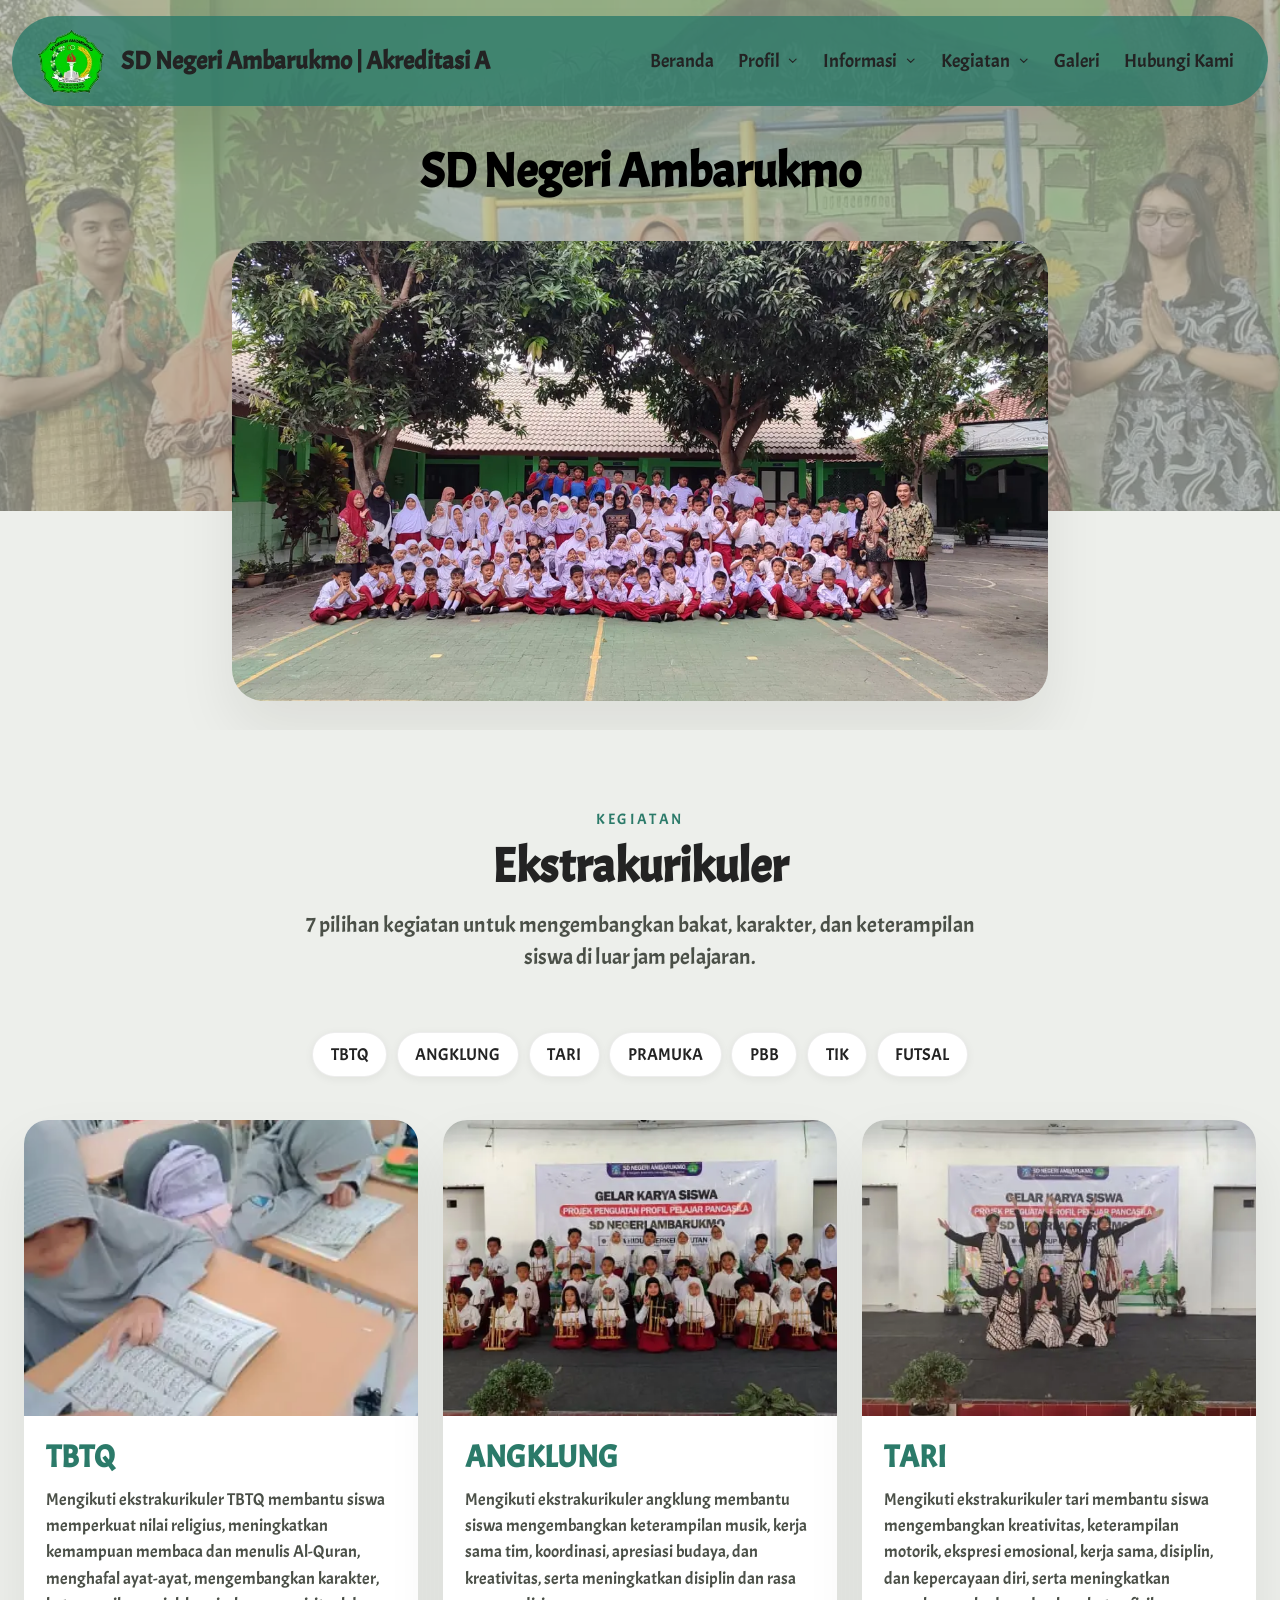
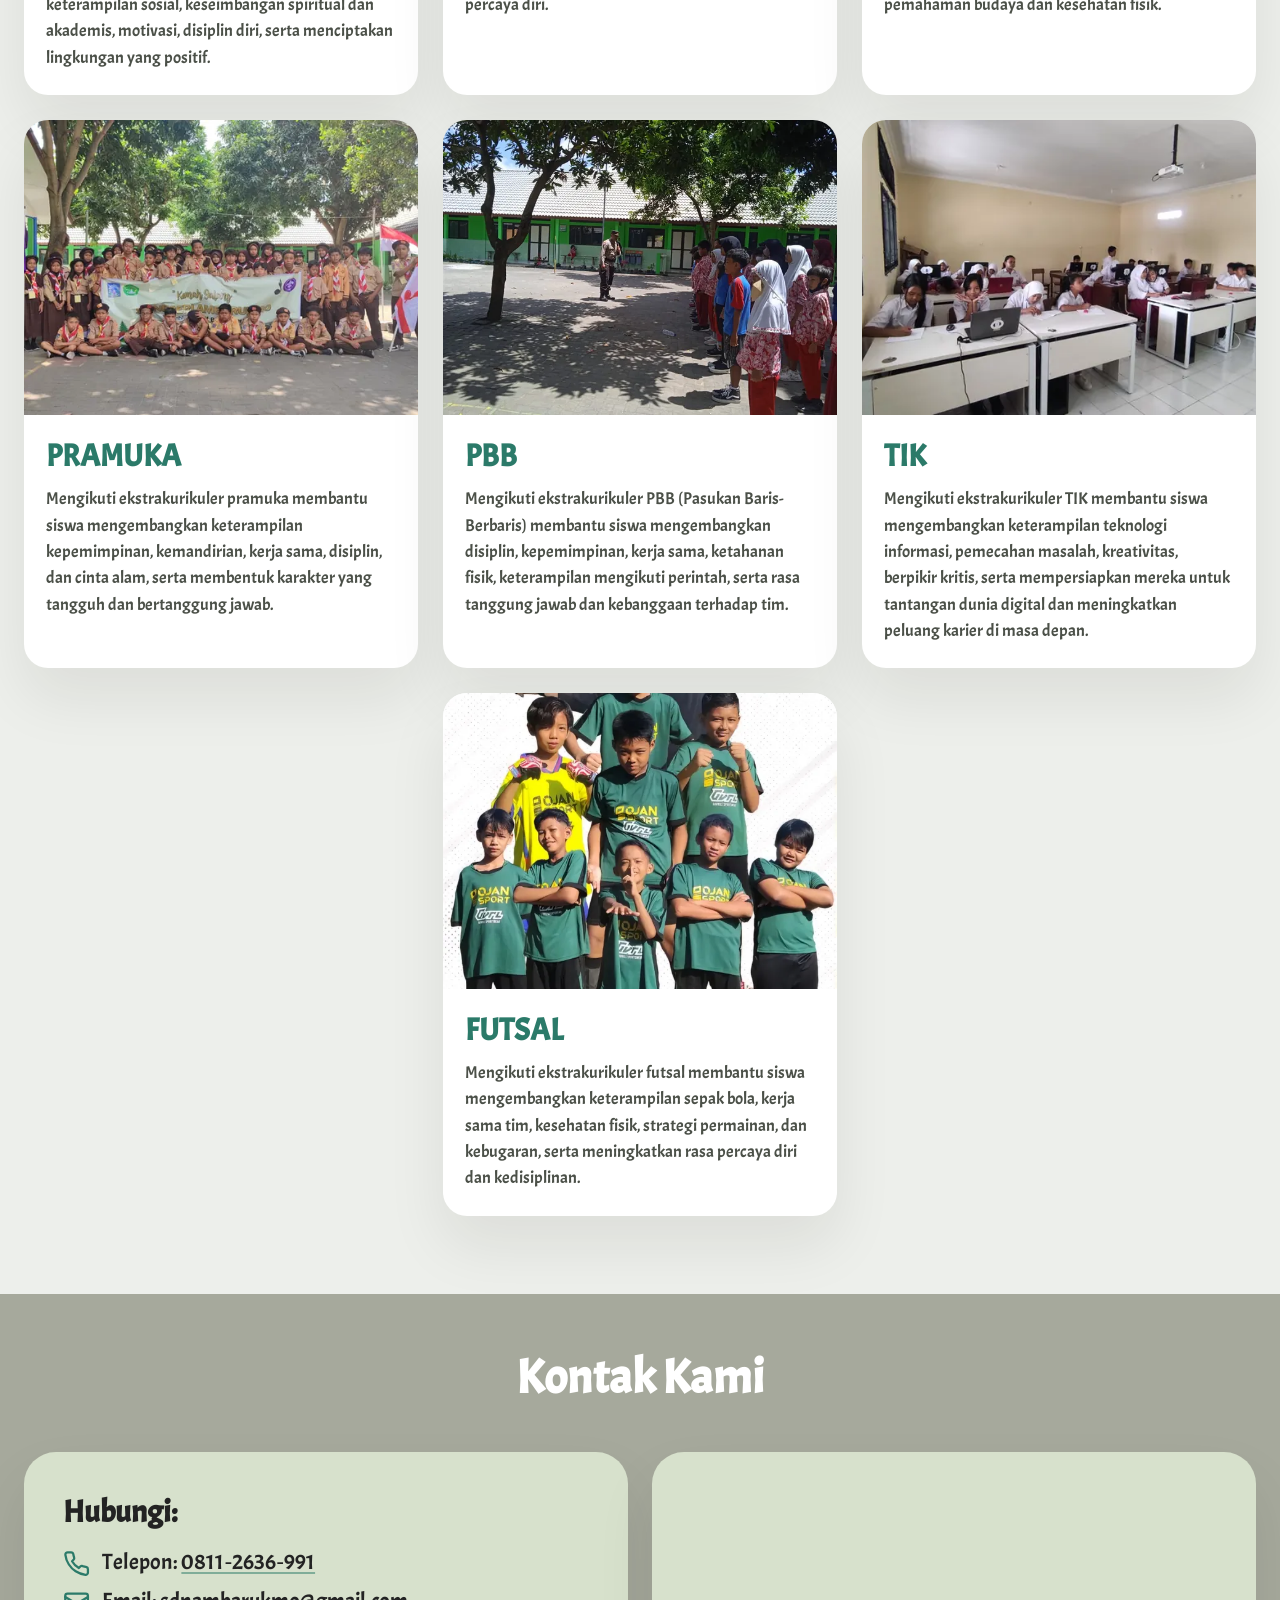
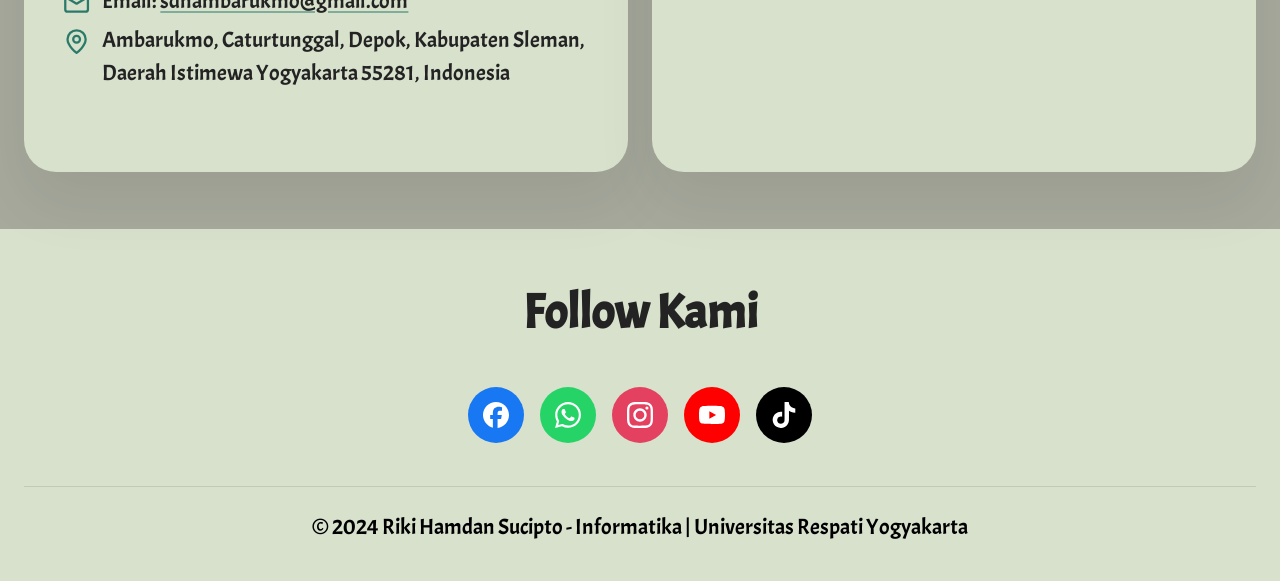
<file: ekstrakurikuler.html>
<!DOCTYPE html>
<html lang="id">
<head>
<meta charset="utf-8">
<meta name="viewport" content="width=device-width, initial-scale=1">
<title>Ekstrakurikuler | SD Negeri Ambarukmo</title>
<meta name="description" content="Ekstrakurikuler SD Negeri Ambarukmo: TBTQ, angklung, tari, pramuka, PBB, TIK, dan futsal.">
<meta name="theme-color" content="#2b7a69">
<meta property="og:type" content="website">
<meta property="og:title" content="Ekstrakurikuler | SD Negeri Ambarukmo">
<meta property="og:description" content="Ekstrakurikuler SD Negeri Ambarukmo: TBTQ, angklung, tari, pramuka, PBB, TIK, dan futsal.">
<meta property="og:image" content="assets/img/foto-bersama.webp">
<link rel="icon" href="assets/img/logo-sd-2.webp" type="image/webp">
<link rel="preload" href="assets/fonts/acme-400.woff2" as="font" type="font/woff2" crossorigin>
<link rel="stylesheet" href="assets/css/style.css?v=5cf691ba">
<script src="assets/js/content.js?v=f4596e85" defer></script>
<style>@media (max-width:767px){[style*="assets/img/ganti-bg-sdn.webp"]{background-image:url(assets/img/ganti-bg-sdn-640.webp)!important}}</style>
<script>document.documentElement.classList.add('js')</script>
</head>
<body>
<a class="skip-link" href="#konten">Langsung ke konten</a>
<header class="site-header">
  <nav class="navbar" aria-label="Menu utama">
    <a class="brand" href="index.html">
      <img src="assets/img/logo-sd-2.webp" width="66" height="62" alt="Logo SD Negeri Ambarukmo">
      <span class="brand__text">SD Negeri Ambarukmo<span class="brand__sep"> | </span><span class="brand__badge">Akreditasi A</span></span>
    </a>
    <button type="button" class="nav-toggle" aria-expanded="false" aria-controls="menu-utama" aria-label="Buka menu"><span></span><span></span><span></span></button>
    <div class="nav" id="menu-utama">
      <ul class="nav__list">
        <li class="nav__item"><a class="nav__link" href="index.html">Beranda</a></li>
        <li class="nav__item nav__item--dropdown">
          <button type="button" class="nav__link" aria-expanded="false" aria-controls="dd-1">Profil<svg class="nav__caret" viewBox="0 0 24 24" fill="none" stroke="currentColor" stroke-width="2" stroke-linecap="round" stroke-linejoin="round" aria-hidden="true"><path d="m6 9 6 6 6-6"/></svg></button>
          <div class="dropdown" id="dd-1"><ul class="dropdown__list">
            <li><a href="visi-misi.html">Visi &amp; Misi</a></li>
            <li><a href="guru-pegawai.html">Guru &amp; Pegawai</a></li>
          </ul></div>
        </li>
        <li class="nav__item nav__item--dropdown">
          <button type="button" class="nav__link" aria-expanded="false" aria-controls="dd-2">Informasi<svg class="nav__caret" viewBox="0 0 24 24" fill="none" stroke="currentColor" stroke-width="2" stroke-linecap="round" stroke-linejoin="round" aria-hidden="true"><path d="m6 9 6 6 6-6"/></svg></button>
          <div class="dropdown" id="dd-2"><ul class="dropdown__list">
            <li><a href="pendaftaran.html">Pendaftaran</a></li>
            <li><a href="pengumuman.html">Pengumuman</a></li>
            <li><a href="fasilitas.html">Fasilitas</a></li>
          </ul></div>
        </li>
        <li class="nav__item nav__item--dropdown">
          <button type="button" class="nav__link" aria-expanded="false" aria-controls="dd-3" data-active>Kegiatan<svg class="nav__caret" viewBox="0 0 24 24" fill="none" stroke="currentColor" stroke-width="2" stroke-linecap="round" stroke-linejoin="round" aria-hidden="true"><path d="m6 9 6 6 6-6"/></svg></button>
          <div class="dropdown" id="dd-3"><ul class="dropdown__list">
            <li><a href="ekstrakurikuler.html" aria-current="page">Ekstrakurikuler</a></li>
            <li><a href="kegiatan-sekolah.html">Kegiatan Sekolah</a></li>
            <li><a href="komunitas-sedamba.html">Komunitas Belajar SEDAMBA</a></li>
            <li><a href="parenting.html">Kegiatan Parenting</a></li>
          </ul></div>
        </li>
        <li class="nav__item"><a class="nav__link" href="galeri.html">Galeri</a></li>
        <li class="nav__item"><a class="nav__link" href="hubungi-kami.html">Hubungi Kami</a></li>
      </ul>
    </div>
  </nav>
</header>
<main id="konten">
<section class="hero parallax" style="background-image:url(assets/img/ganti-bg-sdn.webp)">
  <div class="container">
    <h1 class="d2"><b>SD Negeri Ambarukmo</b></h1>
    <div class="ph hero__img"><img src="assets/img/foto-bersama.webp" srcset="assets/img/foto-bersama-640.webp 640w, assets/img/foto-bersama.webp 1200w" sizes="(max-width: 860px) 100vw, 816px" width="1200" height="676" alt="Foto bersama siswa dan guru di halaman SD Negeri Ambarukmo" fetchpriority="high" decoding="async"></div>
  </div>
</section>
<section class="section" style="--bg-color:var(--light)" aria-labelledby="eskul">
  <div class="container">
    <header class="page-intro" data-reveal>
      <p class="eyebrow">Kegiatan</p>
      <h2 class="d2" id="eskul"><b>Ekstrakurikuler</b></h2>
      <p class="d7">7 pilihan kegiatan untuk mengembangkan bakat, karakter, dan keterampilan siswa di luar jam pelajaran.</p>
    </header>
    <div data-dyn="ekskul">
    <nav class="chips" aria-label="Daftar ekstrakurikuler" data-reveal>
      <a href="#eskul-tbtq">TBTQ</a><a href="#eskul-angklung">ANGKLUNG</a><a href="#eskul-tari">TARI</a><a href="#eskul-pramuka">PRAMUKA</a><a href="#eskul-pbb">PBB</a><a href="#eskul-tik">TIK</a><a href="#eskul-futsal">FUTSAL</a>
    </nav>
    <div class="eskul-grid">
      <article class="eskul-item" id="eskul-tbtq" data-reveal style="--delay:0ms">
        <button type="button" class="ph zoomable eskul-item__img" data-lightbox="eskul" data-full="assets/img/tbtq.webp" aria-label="Perbesar foto: Ekstrakurikuler tbtq SD Negeri Ambarukmo"><img src="assets/img/tbtq.webp" width="318" height="424" alt="Ekstrakurikuler tbtq SD Negeri Ambarukmo" loading="lazy" decoding="async"></button>
        <div class="eskul-item__body">
          <h3 class="d5"><b>TBTQ</b></h3>
          <p>Mengikuti ekstrakurikuler TBTQ membantu siswa memperkuat nilai religius, meningkatkan kemampuan membaca dan menulis Al-Quran, menghafal ayat-ayat, mengembangkan karakter, keterampilan sosial, keseimbangan spiritual dan akademis, motivasi, disiplin diri, serta menciptakan lingkungan yang positif.</p>
        </div>
      </article>
      <article class="eskul-item" id="eskul-angklung" data-reveal style="--delay:80ms">
        <button type="button" class="ph zoomable eskul-item__img" data-lightbox="eskul" data-full="assets/img/eskul-angkulng.webp" aria-label="Perbesar foto: Ekstrakurikuler angklung SD Negeri Ambarukmo"><img src="assets/img/eskul-angkulng.webp" width="600" height="338" alt="Ekstrakurikuler angklung SD Negeri Ambarukmo" loading="lazy" decoding="async"></button>
        <div class="eskul-item__body">
          <h3 class="d5"><b>ANGKLUNG</b></h3>
          <p>Mengikuti ekstrakurikuler angklung membantu siswa mengembangkan keterampilan musik, kerja sama tim, koordinasi, apresiasi budaya, dan kreativitas, serta meningkatkan disiplin dan rasa percaya diri.</p>
        </div>
      </article>
      <article class="eskul-item" id="eskul-tari" data-reveal style="--delay:160ms">
        <button type="button" class="ph zoomable eskul-item__img" data-lightbox="eskul" data-full="assets/img/eskul-tari.webp" aria-label="Perbesar foto: Ekstrakurikuler tari SD Negeri Ambarukmo"><img src="assets/img/eskul-tari.webp" width="600" height="338" alt="Ekstrakurikuler tari SD Negeri Ambarukmo" loading="lazy" decoding="async"></button>
        <div class="eskul-item__body">
          <h3 class="d5"><b>TARI</b></h3>
          <p>Mengikuti ekstrakurikuler tari membantu siswa mengembangkan kreativitas, keterampilan motorik, ekspresi emosional, kerja sama, disiplin, dan kepercayaan diri, serta meningkatkan pemahaman budaya dan kesehatan fisik.</p>
        </div>
      </article>
      <article class="eskul-item" id="eskul-pramuka" data-reveal style="--delay:0ms">
        <button type="button" class="ph zoomable eskul-item__img" data-lightbox="eskul" data-full="assets/img/pramuka-1.webp" aria-label="Perbesar foto: Ekstrakurikuler pramuka SD Negeri Ambarukmo"><img src="assets/img/pramuka-1.webp" srcset="assets/img/pramuka-1-640.webp 640w, assets/img/pramuka-1.webp 1200w" sizes="(max-width: 639px) 100vw, (max-width: 991px) 50vw, 400px" width="1200" height="676" alt="Ekstrakurikuler pramuka SD Negeri Ambarukmo" loading="lazy" decoding="async"></button>
        <div class="eskul-item__body">
          <h3 class="d5"><b>PRAMUKA</b></h3>
          <p>Mengikuti ekstrakurikuler pramuka membantu siswa mengembangkan keterampilan kepemimpinan, kemandirian, kerja sama, disiplin, dan cinta alam, serta membentuk karakter yang tangguh dan bertanggung jawab.</p>
        </div>
      </article>
      <article class="eskul-item" id="eskul-pbb" data-reveal style="--delay:80ms">
        <button type="button" class="ph zoomable eskul-item__img" data-lightbox="eskul" data-full="assets/img/pbb.webp" aria-label="Perbesar foto: Ekstrakurikuler pbb SD Negeri Ambarukmo"><img src="assets/img/pbb.webp" srcset="assets/img/pbb-640.webp 640w, assets/img/pbb.webp 1040w" sizes="(max-width: 639px) 100vw, (max-width: 991px) 50vw, 400px" width="1040" height="780" alt="Ekstrakurikuler pbb SD Negeri Ambarukmo" loading="lazy" decoding="async"></button>
        <div class="eskul-item__body">
          <h3 class="d5"><b>PBB</b></h3>
          <p>Mengikuti ekstrakurikuler PBB (Pasukan Baris-Berbaris) membantu siswa mengembangkan disiplin, kepemimpinan, kerja sama, ketahanan fisik, keterampilan mengikuti perintah, serta rasa tanggung jawab dan kebanggaan terhadap tim.</p>
        </div>
      </article>
      <article class="eskul-item" id="eskul-tik" data-reveal style="--delay:160ms">
        <button type="button" class="ph zoomable eskul-item__img" data-lightbox="eskul" data-full="assets/img/tik.webp" aria-label="Perbesar foto: Ekstrakurikuler tik SD Negeri Ambarukmo"><img src="assets/img/tik.webp" srcset="assets/img/tik-640.webp 640w, assets/img/tik.webp 1200w" sizes="(max-width: 639px) 100vw, (max-width: 991px) 50vw, 400px" width="1200" height="675" alt="Ekstrakurikuler tik SD Negeri Ambarukmo" loading="lazy" decoding="async"></button>
        <div class="eskul-item__body">
          <h3 class="d5"><b>TIK</b></h3>
          <p>Mengikuti ekstrakurikuler TIK membantu siswa mengembangkan keterampilan teknologi informasi, pemecahan masalah, kreativitas, berpikir kritis, serta mempersiapkan mereka untuk tantangan dunia digital dan meningkatkan peluang karier di masa depan.</p>
        </div>
      </article>
      <article class="eskul-item" id="eskul-futsal" data-reveal style="--delay:0ms">
        <button type="button" class="ph zoomable eskul-item__img" data-lightbox="eskul" data-full="assets/img/futsal-sdn.webp" aria-label="Perbesar foto: Ekstrakurikuler futsal SD Negeri Ambarukmo"><img src="assets/img/futsal-sdn.webp" srcset="assets/img/futsal-sdn-640.webp 640w, assets/img/futsal-sdn.webp 1200w" sizes="(max-width: 639px) 100vw, (max-width: 991px) 50vw, 400px" width="1200" height="1719" alt="Ekstrakurikuler futsal SD Negeri Ambarukmo" loading="lazy" decoding="async"></button>
        <div class="eskul-item__body">
          <h3 class="d5"><b>FUTSAL</b></h3>
          <p>Mengikuti ekstrakurikuler futsal membantu siswa mengembangkan keterampilan sepak bola, kerja sama tim, kesehatan fisik, strategi permainan, dan kebugaran, serta meningkatkan rasa percaya diri dan kedisiplinan.</p>
        </div>
      </article>
    </div>
    </div>
  </div>
</section>
<section class="section section--tight section--contact" aria-labelledby="kontak">
  <div class="container">
    <h2 class="d2 title section-title" id="kontak" data-reveal><b>Kontak Kami</b></h2>
    <div class="contact">
      <div class="contact__card" data-reveal>
        <h3 class="d5"><b>Hubungi:</b></h3>
        <ul class="contact__list d7">
          <li><svg viewBox="0 0 24 24" fill="none" stroke="currentColor" stroke-width="2" stroke-linecap="round" stroke-linejoin="round" aria-hidden="true"><path d="M22 16.9v3a2 2 0 0 1-2.2 2 19.8 19.8 0 0 1-8.6-3.1 19.5 19.5 0 0 1-6-6A19.8 19.8 0 0 1 2.1 4.2 2 2 0 0 1 4.1 2h3a2 2 0 0 1 2 1.7c.1 1 .4 1.9.7 2.8a2 2 0 0 1-.5 2.1L8 9.9a16 16 0 0 0 6 6l1.3-1.3a2 2 0 0 1 2.1-.4c.9.3 1.8.6 2.8.7a2 2 0 0 1 1.7 2z"/></svg><span>Telepon: <a href="tel:+628112636991">0811&#8209;2636&#8209;991</a></span></li>
          
          <li><svg viewBox="0 0 24 24" fill="none" stroke="currentColor" stroke-width="2" stroke-linecap="round" stroke-linejoin="round" aria-hidden="true"><rect x="2" y="4" width="20" height="16" rx="2"/><path d="m22 7-10 6L2 7"/></svg><span>Email: <a href="mailto:sdnambarukmo@gmail.com">sdnambarukmo@gmail.com</a></span></li>
          <li><svg viewBox="0 0 24 24" fill="none" stroke="currentColor" stroke-width="2" stroke-linecap="round" stroke-linejoin="round" aria-hidden="true"><path d="M20 10c0 6-8 12-8 12S4 16 4 10a8 8 0 0 1 16 0z"/><circle cx="12" cy="10" r="3"/></svg><span>Ambarukmo, Caturtunggal, Depok, Kabupaten Sleman, Daerah Istimewa Yogyakarta 55281, Indonesia</span></li>
        </ul>
      </div>
      <div class="map" data-reveal style="--delay:120ms">
        <iframe src="https://www.google.com/maps?q=SD+Negeri+Ambarukmo,+Caturtunggal,+Depok,+Sleman&output=embed" title="Peta lokasi SD Negeri Ambarukmo" loading="lazy" referrerpolicy="no-referrer-when-downgrade"></iframe>
      </div>
    </div>
  </div>
</section>
</main>
<footer class="site-footer" aria-labelledby="follow">
  <div class="container">
    <h2 class="d2 title" id="follow" data-reveal><b>Follow Kami</b></h2>
    <div class="social" data-reveal>
      <a href="https://www.facebook.com/sdnambarukmo" target="_blank" rel="noopener" style="--c:#1877f2" aria-label="Facebook SD Negeri Ambarukmo"><svg viewBox="0 0 24 24" aria-hidden="true"><path d="M9.101 23.691v-7.98H6.627v-3.667h2.474v-1.58c0-4.085 1.848-5.978 5.858-5.978.401 0 .955.042 1.468.103a8.68 8.68 0 0 1 1.141.195v3.325a8.623 8.623 0 0 0-.653-.036 26.805 26.805 0 0 0-.733-.009c-.707 0-1.259.096-1.675.309a1.686 1.686 0 0 0-.679.622c-.258.42-.374.995-.374 1.752v1.297h3.919l-.386 2.103-.287 1.564h-3.246v8.245C19.396 23.238 24 18.179 24 12.044c0-6.627-5.373-12-12-12s-12 5.373-12 12c0 5.628 3.874 10.35 9.101 11.647Z"/></svg></a>
      <a href="https://wa.me/6281328783862" target="_blank" rel="noopener" style="--c:#25d366" aria-label="WhatsApp SD Negeri Ambarukmo"><svg viewBox="0 0 24 24" aria-hidden="true"><path d="M17.472 14.382c-.297-.149-1.758-.867-2.03-.967-.273-.099-.471-.148-.67.15-.197.297-.767.966-.94 1.164-.173.199-.347.223-.644.075-.297-.15-1.255-.463-2.39-1.475-.883-.788-1.48-1.761-1.653-2.059-.173-.297-.018-.458.13-.606.134-.133.298-.347.446-.52.149-.174.198-.298.298-.497.099-.198.05-.371-.025-.52-.075-.149-.669-1.612-.916-2.207-.242-.579-.487-.5-.669-.51-.173-.008-.371-.01-.57-.01-.198 0-.52.074-.792.372-.272.297-1.04 1.016-1.04 2.479 0 1.462 1.065 2.875 1.213 3.074.149.198 2.096 3.2 5.077 4.487.709.306 1.262.489 1.694.625.712.227 1.36.195 1.871.118.571-.085 1.758-.719 2.006-1.413.248-.694.248-1.289.173-1.413-.074-.124-.272-.198-.57-.347m-5.421 7.403h-.004a9.87 9.87 0 01-5.031-1.378l-.361-.214-3.741.982.998-3.648-.235-.374a9.86 9.86 0 01-1.51-5.26c.001-5.45 4.436-9.884 9.888-9.884 2.64 0 5.122 1.03 6.988 2.898a9.825 9.825 0 012.893 6.994c-.003 5.45-4.437 9.884-9.885 9.884m8.413-18.297A11.815 11.815 0 0012.05 0C5.495 0 .16 5.335.157 11.892c0 2.096.547 4.142 1.588 5.945L.057 24l6.305-1.654a11.882 11.882 0 005.683 1.448h.005c6.554 0 11.89-5.335 11.893-11.893a11.821 11.821 0 00-3.48-8.413Z"/></svg></a>
      <a href="https://www.instagram.com/sdn_ambarukmo" target="_blank" rel="noopener" style="--c:#e4405f" aria-label="Instagram SD Negeri Ambarukmo"><svg viewBox="0 0 24 24" aria-hidden="true"><path d="M7.0301.084c-1.2768.0602-2.1487.264-2.911.5634-.7888.3075-1.4575.72-2.1228 1.3877-.6652.6677-1.075 1.3368-1.3802 2.127-.2954.7638-.4956 1.6365-.552 2.914-.0564 1.2775-.0689 1.6882-.0626 4.947.0062 3.2586.0206 3.6671.0825 4.9473.061 1.2765.264 2.1482.5635 2.9107.308.7889.72 1.4573 1.388 2.1228.6679.6655 1.3365 1.0743 2.1285 1.38.7632.295 1.6361.4961 2.9134.552 1.2773.056 1.6884.069 4.9462.0627 3.2578-.0062 3.668-.0207 4.9478-.0814 1.28-.0607 2.147-.2652 2.9098-.5633.7889-.3086 1.4578-.72 2.1228-1.3881.665-.6682 1.0745-1.3378 1.3795-2.1284.2957-.7632.4966-1.636.552-2.9124.056-1.2809.0692-1.6898.063-4.948-.0063-3.2583-.021-3.6668-.0817-4.9465-.0607-1.2797-.264-2.1487-.5633-2.9117-.3084-.7889-.72-1.4568-1.3876-2.1228C21.2982 1.33 20.628.9208 19.8378.6165 19.074.321 18.2017.1197 16.9244.0645 15.6471.0093 15.236-.005 11.977.0014 8.718.0076 8.31.0215 7.0301.0839m.1402 21.6932c-1.17-.0509-1.8053-.2453-2.2287-.408-.5606-.216-.96-.4771-1.3819-.895-.422-.4178-.6811-.8186-.9-1.378-.1644-.4234-.3624-1.058-.4171-2.228-.0595-1.2645-.072-1.6442-.079-4.848-.007-3.2037.0053-3.583.0607-4.848.05-1.169.2456-1.805.408-2.2282.216-.5613.4762-.96.895-1.3816.4188-.4217.8184-.6814 1.3783-.9003.423-.1651 1.0575-.3614 2.227-.4171 1.2655-.06 1.6447-.072 4.848-.079 3.2033-.007 3.5835.005 4.8495.0608 1.169.0508 1.8053.2445 2.228.408.5608.216.96.4754 1.3816.895.4217.4194.6816.8176.9005 1.3787.1653.4217.3617 1.056.4169 2.2263.0602 1.2655.0739 1.645.0796 4.848.0058 3.203-.0055 3.5834-.061 4.848-.051 1.17-.245 1.8055-.408 2.2294-.216.5604-.4763.96-.8954 1.3814-.419.4215-.8181.6811-1.3783.9-.4224.1649-1.0577.3617-2.2262.4174-1.2656.0595-1.6448.072-4.8493.079-3.2045.007-3.5825-.006-4.848-.0608M16.953 5.5864A1.44 1.44 0 1 0 18.39 4.144a1.44 1.44 0 0 0-1.437 1.4424M5.8385 12.012c.0067 3.4032 2.7706 6.1557 6.173 6.1493 3.4026-.0065 6.157-2.7701 6.1506-6.1733-.0065-3.4032-2.771-6.1565-6.174-6.1498-3.403.0067-6.156 2.771-6.1496 6.1738M8 12.0077a4 4 0 1 1 4.008 3.9921A3.9996 3.9996 0 0 1 8 12.0077"/></svg></a>
      <a href="https://www.youtube.com/@sdnambarukmo7962" target="_blank" rel="noopener" style="--c:#ff0000" aria-label="YouTube SD Negeri Ambarukmo"><svg viewBox="0 0 24 24" aria-hidden="true"><path d="M23.498 6.186a3.016 3.016 0 0 0-2.122-2.136C19.505 3.545 12 3.545 12 3.545s-7.505 0-9.377.505A3.017 3.017 0 0 0 .502 6.186C0 8.07 0 12 0 12s0 3.93.502 5.814a3.016 3.016 0 0 0 2.122 2.136c1.871.505 9.376.505 9.376.505s7.505 0 9.377-.505a3.015 3.015 0 0 0 2.122-2.136C24 15.93 24 12 24 12s0-3.93-.502-5.814zM9.545 15.568V8.432L15.818 12l-6.273 3.568z"/></svg></a>
      <a href="https://www.tiktok.com/@sdnegeriambarukmo" target="_blank" rel="noopener" style="--c:#000000" aria-label="TikTok SD Negeri Ambarukmo"><svg viewBox="0 0 24 24" aria-hidden="true"><path d="M12.525.02c1.31-.02 2.61-.01 3.91-.02.08 1.53.63 3.09 1.75 4.17 1.12 1.11 2.7 1.62 4.24 1.79v4.03c-1.44-.05-2.89-.35-4.2-.97-.57-.26-1.1-.59-1.62-.93-.01 2.92.01 5.84-.02 8.75-.08 1.4-.54 2.79-1.35 3.94-1.31 1.92-3.58 3.17-5.91 3.21-1.43.08-2.86-.31-4.08-1.03-2.02-1.19-3.44-3.37-3.65-5.71-.02-.5-.03-1-.01-1.49.18-1.9 1.12-3.72 2.58-4.96 1.66-1.44 3.98-2.13 6.15-1.72.02 1.48-.04 2.96-.04 4.44-.99-.32-2.15-.23-3.02.37-.63.41-1.11 1.04-1.36 1.75-.21.51-.15 1.07-.14 1.61.24 1.64 1.82 3.02 3.5 2.87 1.12-.01 2.19-.66 2.77-1.61.19-.33.4-.67.41-1.06.1-1.79.06-3.57.07-5.36.01-4.03-.01-8.05.02-12.07z"/></svg></a>
    </div>
    <p class="copyright d7">© 2024 Riki Hamdan Sucipto - Informatika | Universitas Respati Yogyakarta</p>
  </div>
</footer>
<script src="assets/js/main.js?v=32d5969f" defer></script>
</body>
</html>
</file>
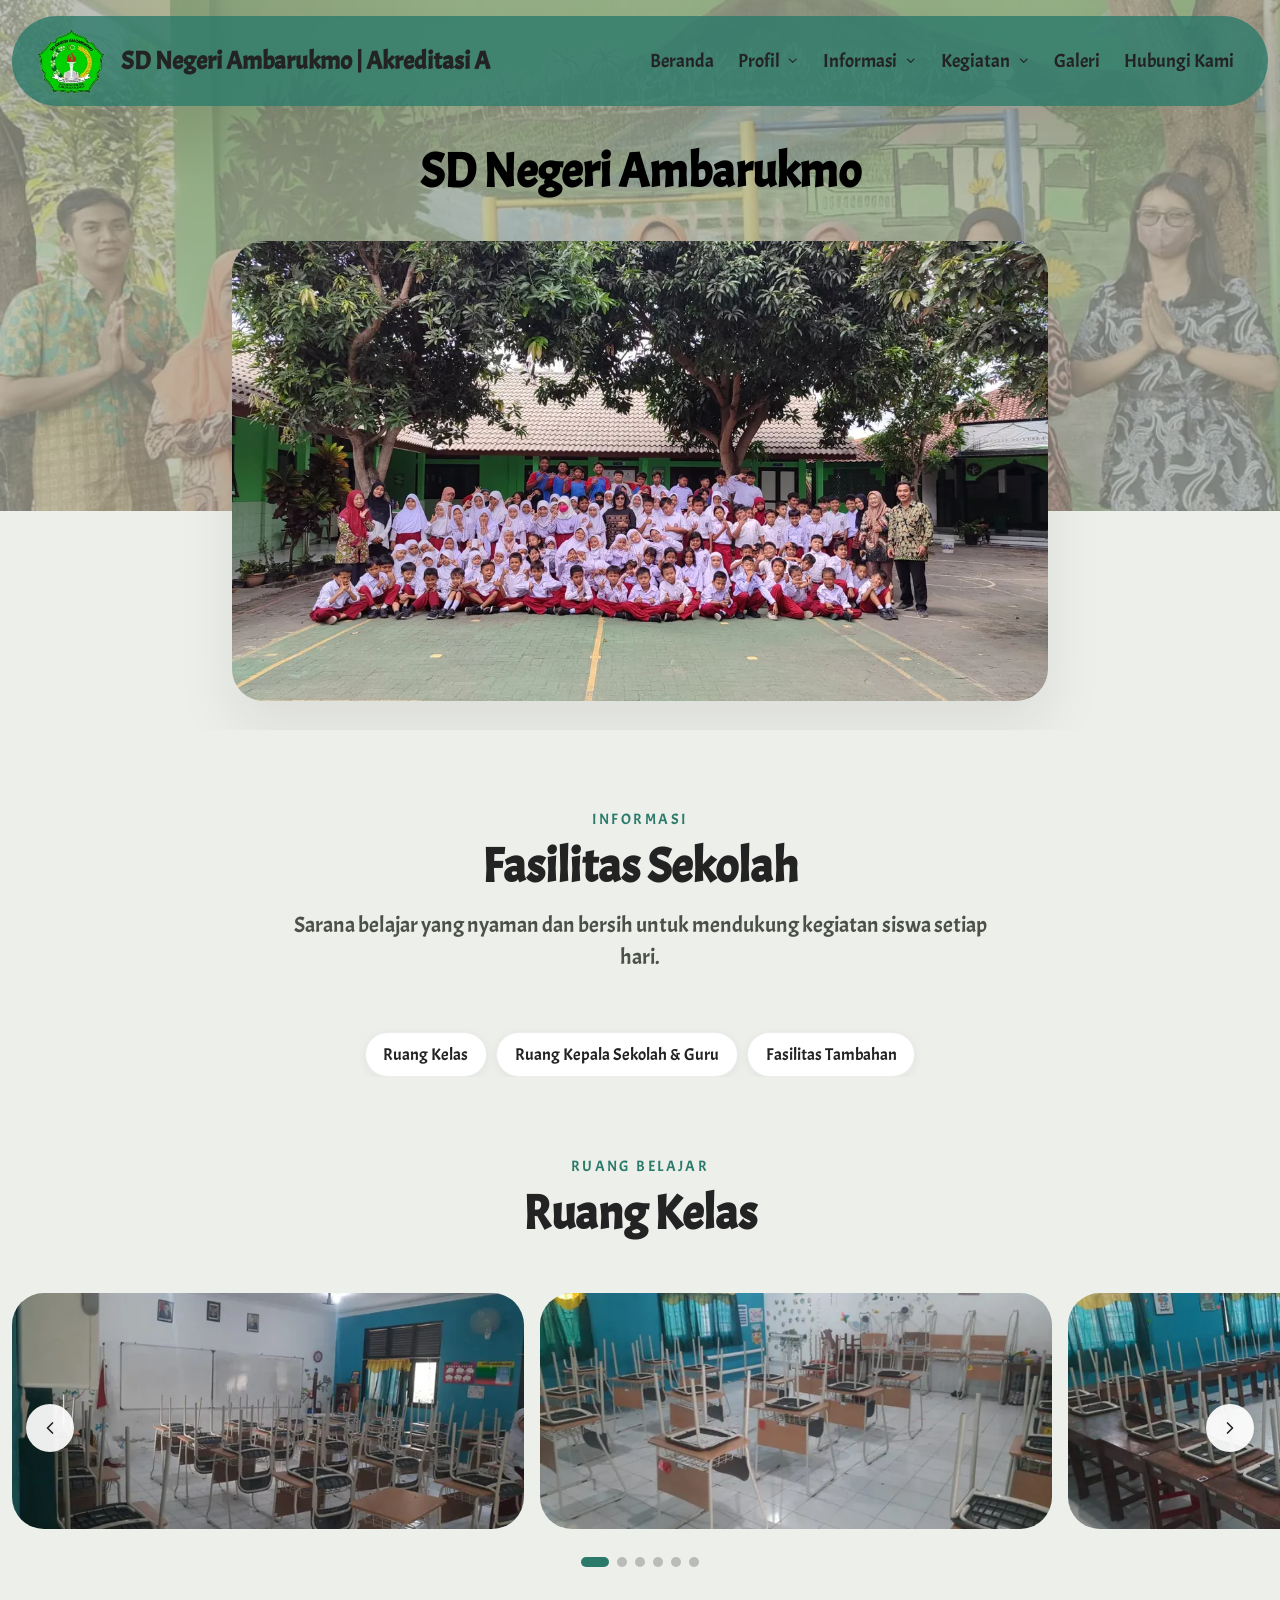
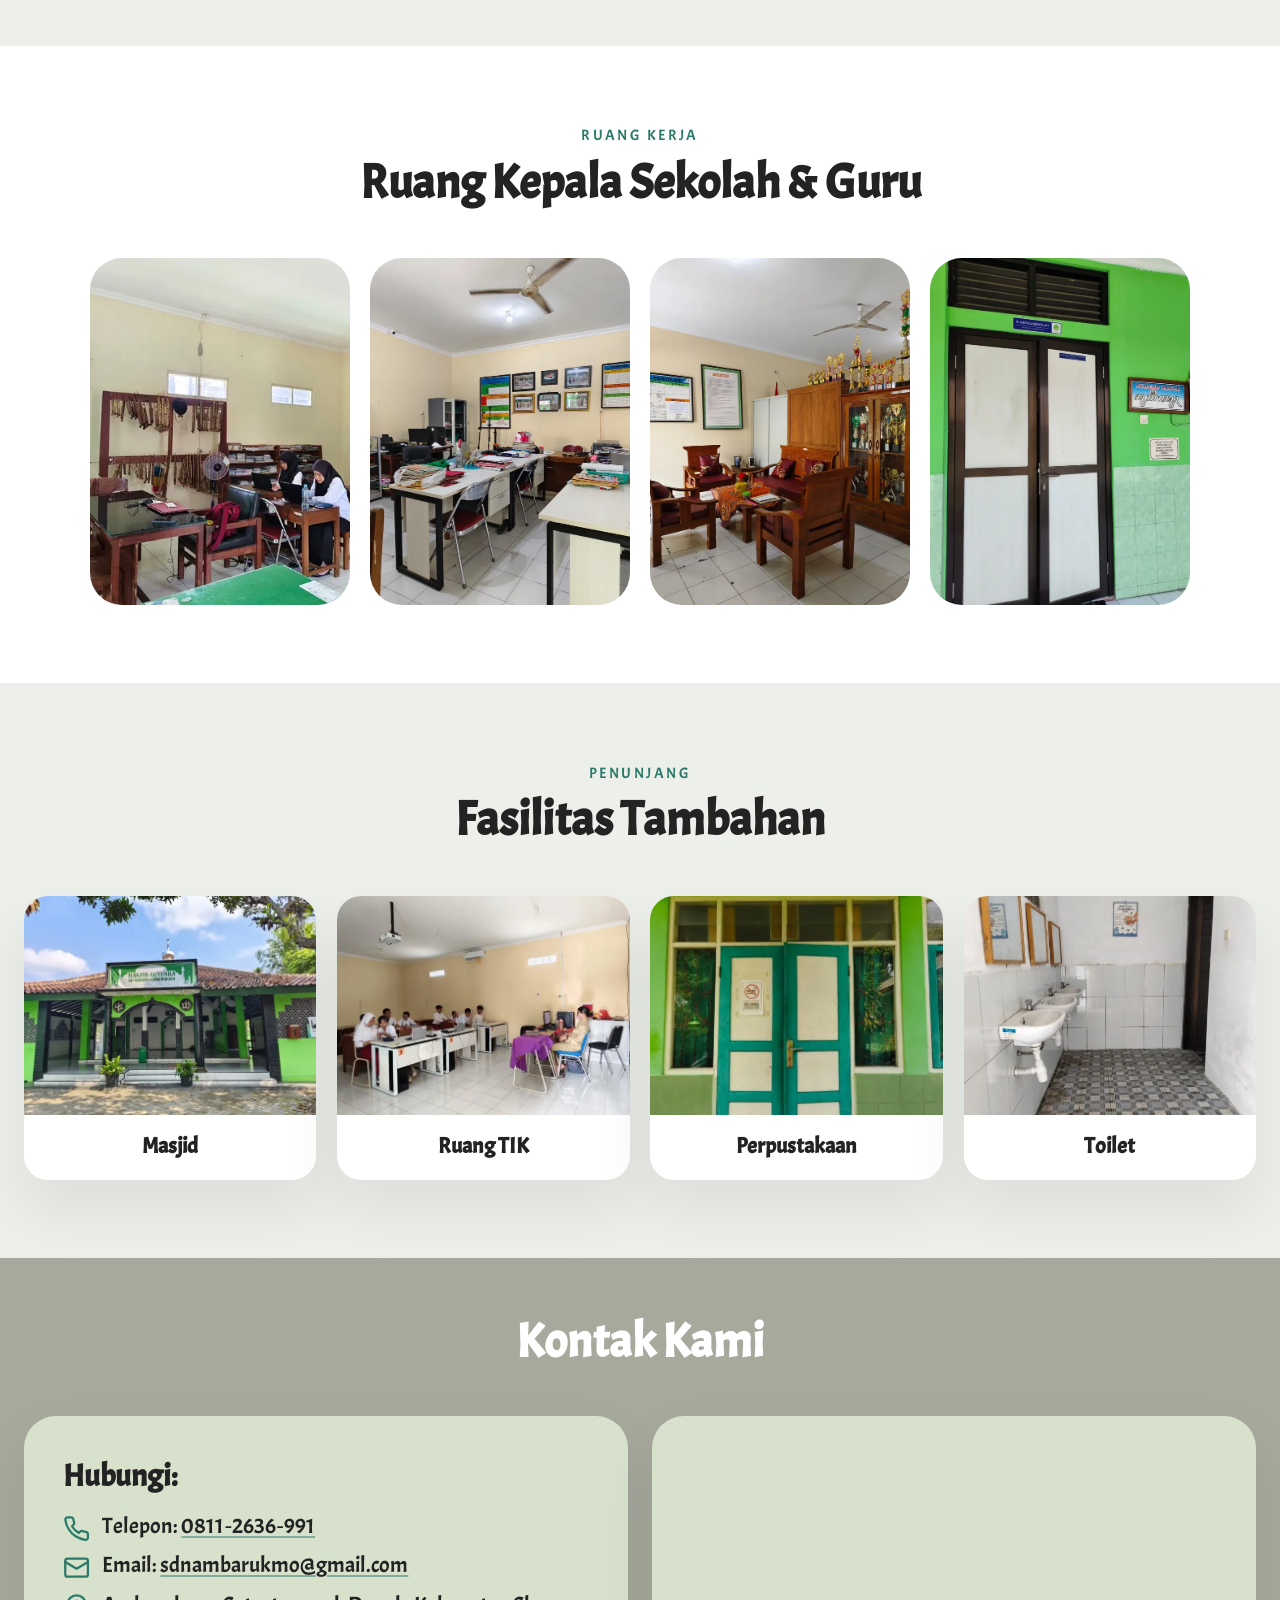
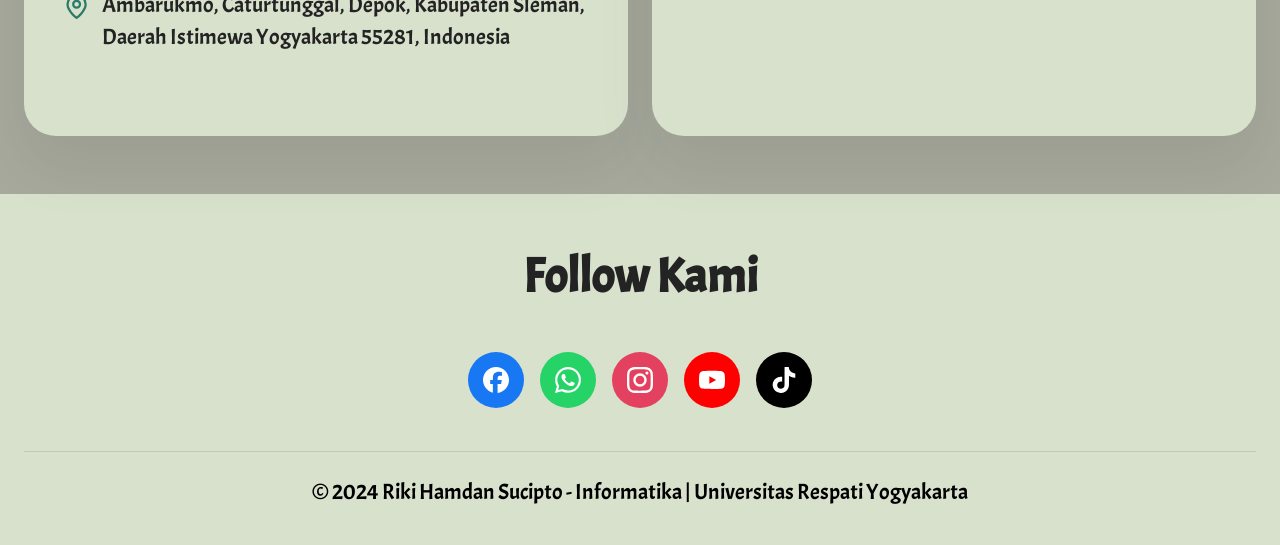
<file: fasilitas.html>
<!DOCTYPE html>
<html lang="id">
<head>
<meta charset="utf-8">
<meta name="viewport" content="width=device-width, initial-scale=1">
<title>Fasilitas | SD Negeri Ambarukmo</title>
<meta name="description" content="Fasilitas SD Negeri Ambarukmo: ruang kelas, ruang kepala sekolah dan guru, masjid, ruang TIK, perpustakaan, dan toilet.">
<meta name="theme-color" content="#2b7a69">
<meta property="og:type" content="website">
<meta property="og:title" content="Fasilitas | SD Negeri Ambarukmo">
<meta property="og:description" content="Fasilitas SD Negeri Ambarukmo: ruang kelas, ruang kepala sekolah dan guru, masjid, ruang TIK, perpustakaan, dan toilet.">
<meta property="og:image" content="assets/img/foto-bersama.webp">
<link rel="icon" href="assets/img/logo-sd-2.webp" type="image/webp">
<link rel="preload" href="assets/fonts/acme-400.woff2" as="font" type="font/woff2" crossorigin>
<link rel="stylesheet" href="assets/css/style.css?v=5cf691ba">
<script src="assets/js/content.js?v=f4596e85" defer></script>
<style>@media (max-width:767px){[style*="assets/img/ganti-bg-sdn.webp"]{background-image:url(assets/img/ganti-bg-sdn-640.webp)!important}}</style>
<script>document.documentElement.classList.add('js')</script>
</head>
<body>
<a class="skip-link" href="#konten">Langsung ke konten</a>
<header class="site-header">
  <nav class="navbar" aria-label="Menu utama">
    <a class="brand" href="index.html">
      <img src="assets/img/logo-sd-2.webp" width="66" height="62" alt="Logo SD Negeri Ambarukmo">
      <span class="brand__text">SD Negeri Ambarukmo<span class="brand__sep"> | </span><span class="brand__badge">Akreditasi A</span></span>
    </a>
    <button type="button" class="nav-toggle" aria-expanded="false" aria-controls="menu-utama" aria-label="Buka menu"><span></span><span></span><span></span></button>
    <div class="nav" id="menu-utama">
      <ul class="nav__list">
        <li class="nav__item"><a class="nav__link" href="index.html">Beranda</a></li>
        <li class="nav__item nav__item--dropdown">
          <button type="button" class="nav__link" aria-expanded="false" aria-controls="dd-1">Profil<svg class="nav__caret" viewBox="0 0 24 24" fill="none" stroke="currentColor" stroke-width="2" stroke-linecap="round" stroke-linejoin="round" aria-hidden="true"><path d="m6 9 6 6 6-6"/></svg></button>
          <div class="dropdown" id="dd-1"><ul class="dropdown__list">
            <li><a href="visi-misi.html">Visi &amp; Misi</a></li>
            <li><a href="guru-pegawai.html">Guru &amp; Pegawai</a></li>
          </ul></div>
        </li>
        <li class="nav__item nav__item--dropdown">
          <button type="button" class="nav__link" aria-expanded="false" aria-controls="dd-2" data-active>Informasi<svg class="nav__caret" viewBox="0 0 24 24" fill="none" stroke="currentColor" stroke-width="2" stroke-linecap="round" stroke-linejoin="round" aria-hidden="true"><path d="m6 9 6 6 6-6"/></svg></button>
          <div class="dropdown" id="dd-2"><ul class="dropdown__list">
            <li><a href="pendaftaran.html">Pendaftaran</a></li>
            <li><a href="pengumuman.html">Pengumuman</a></li>
            <li><a href="fasilitas.html" aria-current="page">Fasilitas</a></li>
          </ul></div>
        </li>
        <li class="nav__item nav__item--dropdown">
          <button type="button" class="nav__link" aria-expanded="false" aria-controls="dd-3">Kegiatan<svg class="nav__caret" viewBox="0 0 24 24" fill="none" stroke="currentColor" stroke-width="2" stroke-linecap="round" stroke-linejoin="round" aria-hidden="true"><path d="m6 9 6 6 6-6"/></svg></button>
          <div class="dropdown" id="dd-3"><ul class="dropdown__list">
            <li><a href="ekstrakurikuler.html">Ekstrakurikuler</a></li>
            <li><a href="kegiatan-sekolah.html">Kegiatan Sekolah</a></li>
            <li><a href="komunitas-sedamba.html">Komunitas Belajar SEDAMBA</a></li>
            <li><a href="parenting.html">Kegiatan Parenting</a></li>
          </ul></div>
        </li>
        <li class="nav__item"><a class="nav__link" href="galeri.html">Galeri</a></li>
        <li class="nav__item"><a class="nav__link" href="hubungi-kami.html">Hubungi Kami</a></li>
      </ul>
    </div>
  </nav>
</header>
<main id="konten">
<section class="hero parallax" style="background-image:url(assets/img/ganti-bg-sdn.webp)">
  <div class="container">
    <h1 class="d2"><b>SD Negeri Ambarukmo</b></h1>
    <div class="ph hero__img"><img src="assets/img/foto-bersama.webp" srcset="assets/img/foto-bersama-640.webp 640w, assets/img/foto-bersama.webp 1200w" sizes="(max-width: 860px) 100vw, 816px" width="1200" height="676" alt="Foto bersama siswa dan guru di halaman SD Negeri Ambarukmo" fetchpriority="high" decoding="async"></div>
  </div>
</section>
<section class="section" style="--bg-color:var(--light);padding-bottom:0" aria-labelledby="fasilitas">
  <div class="container">
    <header class="page-intro" data-reveal>
      <p class="eyebrow">Informasi</p>
      <h2 class="d2" id="fasilitas"><b>Fasilitas Sekolah</b></h2>
      <p class="d7">Sarana belajar yang nyaman dan bersih untuk mendukung kegiatan siswa setiap hari.</p>
    </header>
    <nav class="chips" aria-label="Lompat ke fasilitas" data-reveal>
      <a href="#ruang-kelas">Ruang Kelas</a><a href="#ruang-guru">Ruang Kepala Sekolah &amp; Guru</a><a href="#fasilitas-lain">Fasilitas Tambahan</a>
    </nav>
  </div>
</section>
<section class="section" style="--bg-color:var(--light)" aria-labelledby="ruang-kelas">
  <div class="container">
    <header class="section-head" data-reveal><p class="eyebrow">Ruang Belajar</p><h2 class="d2" id="ruang-kelas"><b>Ruang Kelas</b></h2></header>
  </div>
  <div class="slider slider--rooms" data-dyn="fasilitas-kelas" data-reveal>
    <div class="slider__track" tabindex="0" aria-label="Ruang Kelas: geser untuk melihat foto lain">
        <div class="slide"><button type="button" class="ph zoomable " data-lightbox="ruang-kelas" data-full="assets/img/kls.webp" aria-label="Perbesar foto: Ruang kelas SD Negeri Ambarukmo 1"><img src="assets/img/kls.webp" srcset="assets/img/kls-640.webp 640w, assets/img/kls.webp 1200w" sizes="(max-width: 767px) 82vw, 490px" width="1200" height="553" alt="Ruang kelas SD Negeri Ambarukmo 1" loading="lazy" decoding="async"></button></div>
        <div class="slide"><button type="button" class="ph zoomable " data-lightbox="ruang-kelas" data-full="assets/img/kls2.webp" aria-label="Perbesar foto: Ruang kelas SD Negeri Ambarukmo 2"><img src="assets/img/kls2.webp" srcset="assets/img/kls2-640.webp 640w, assets/img/kls2.webp 1200w" sizes="(max-width: 767px) 82vw, 490px" width="1200" height="553" alt="Ruang kelas SD Negeri Ambarukmo 2" loading="lazy" decoding="async"></button></div>
        <div class="slide"><button type="button" class="ph zoomable " data-lightbox="ruang-kelas" data-full="assets/img/kls3.webp" aria-label="Perbesar foto: Ruang kelas SD Negeri Ambarukmo 3"><img src="assets/img/kls3.webp" srcset="assets/img/kls3-640.webp 640w, assets/img/kls3.webp 1200w" sizes="(max-width: 767px) 82vw, 490px" width="1200" height="553" alt="Ruang kelas SD Negeri Ambarukmo 3" loading="lazy" decoding="async"></button></div>
        <div class="slide"><button type="button" class="ph zoomable " data-lightbox="ruang-kelas" data-full="assets/img/kls4.webp" aria-label="Perbesar foto: Ruang kelas SD Negeri Ambarukmo 4"><img src="assets/img/kls4.webp" srcset="assets/img/kls4-640.webp 640w, assets/img/kls4.webp 1200w" sizes="(max-width: 767px) 82vw, 490px" width="1200" height="553" alt="Ruang kelas SD Negeri Ambarukmo 4" loading="lazy" decoding="async"></button></div>
        <div class="slide"><button type="button" class="ph zoomable " data-lightbox="ruang-kelas" data-full="assets/img/kls5.webp" aria-label="Perbesar foto: Ruang kelas SD Negeri Ambarukmo 5"><img src="assets/img/kls5.webp" srcset="assets/img/kls5-640.webp 640w, assets/img/kls5.webp 1200w" sizes="(max-width: 767px) 82vw, 490px" width="1200" height="553" alt="Ruang kelas SD Negeri Ambarukmo 5" loading="lazy" decoding="async"></button></div>
        <div class="slide"><button type="button" class="ph zoomable " data-lightbox="ruang-kelas" data-full="assets/img/kls6.webp" aria-label="Perbesar foto: Ruang kelas SD Negeri Ambarukmo 6"><img src="assets/img/kls6.webp" srcset="assets/img/kls6-640.webp 640w, assets/img/kls6.webp 1000w" sizes="(max-width: 767px) 82vw, 490px" width="1000" height="461" alt="Ruang kelas SD Negeri Ambarukmo 6" loading="lazy" decoding="async"></button></div>
    </div>
    <button type="button" class="slider__btn slider__btn--prev" aria-label="Sebelumnya"><svg viewBox="0 0 24 24" fill="none" stroke="currentColor" stroke-width="2" stroke-linecap="round" stroke-linejoin="round" aria-hidden="true"><path d="m15 18-6-6 6-6"/></svg></button>
    <button type="button" class="slider__btn slider__btn--next" aria-label="Berikutnya"><svg viewBox="0 0 24 24" fill="none" stroke="currentColor" stroke-width="2" stroke-linecap="round" stroke-linejoin="round" aria-hidden="true"><path d="m9 18 6-6-6-6"/></svg></button>
    <div class="slider__dots"></div>
  </div>
</section>
<section class="section" style="--bg-color:#fff" aria-labelledby="ruang-guru">
  <div class="container">
    <header class="section-head" data-reveal>
      <p class="eyebrow">Ruang Kerja</p>
      <h2 class="d2" id="ruang-guru"><b>Ruang Kepala Sekolah &amp; Guru</b></h2>
    </header>
    <div class="mosaic" data-dyn="fasilitas-guru">
      <div class="mosaic__item" data-reveal style="--delay:0ms"><button type="button" class="ph zoomable " data-lightbox="ruang-guru" data-full="assets/img/gr1.webp" aria-label="Perbesar foto: Ruang kepala sekolah dan guru 1"><img src="assets/img/gr1.webp" srcset="assets/img/gr1-640.webp 640w, assets/img/gr1.webp 1200w" sizes="(max-width: 767px) 50vw, 270px" width="1200" height="900" alt="Ruang kepala sekolah dan guru 1" loading="lazy" decoding="async"></button></div>
      <div class="mosaic__item" data-reveal style="--delay:80ms"><button type="button" class="ph zoomable " data-lightbox="ruang-guru" data-full="assets/img/gr2.webp" aria-label="Perbesar foto: Ruang kepala sekolah dan guru 2"><img src="assets/img/gr2.webp" srcset="assets/img/gr2-640.webp 640w, assets/img/gr2.webp 1200w" sizes="(max-width: 767px) 50vw, 270px" width="1200" height="1600" alt="Ruang kepala sekolah dan guru 2" loading="lazy" decoding="async"></button></div>
      <div class="mosaic__item" data-reveal style="--delay:160ms"><button type="button" class="ph zoomable " data-lightbox="ruang-guru" data-full="assets/img/gr3.webp" aria-label="Perbesar foto: Ruang kepala sekolah dan guru 3"><img src="assets/img/gr3.webp" srcset="assets/img/gr3-640.webp 640w, assets/img/gr3.webp 1200w" sizes="(max-width: 767px) 50vw, 270px" width="1200" height="1600" alt="Ruang kepala sekolah dan guru 3" loading="lazy" decoding="async"></button></div>
      <div class="mosaic__item" data-reveal style="--delay:240ms"><button type="button" class="ph zoomable " data-lightbox="ruang-guru" data-full="assets/img/gr4-1.webp" aria-label="Perbesar foto: Ruang kepala sekolah dan guru 4"><img src="assets/img/gr4-1.webp" srcset="assets/img/gr4-1-640.webp 640w, assets/img/gr4-1.webp 1200w" sizes="(max-width: 767px) 50vw, 270px" width="1200" height="1600" alt="Ruang kepala sekolah dan guru 4" loading="lazy" decoding="async"></button></div>
    </div>
  </div>
</section>
<section class="section" style="--bg-color:var(--light)" aria-labelledby="fasilitas-lain">
  <div class="container">
    <header class="section-head" data-reveal>
      <p class="eyebrow">Penunjang</p>
      <h2 class="d2" id="fasilitas-lain"><b>Fasilitas Tambahan</b></h2>
    </header>
    <div class="facility-grid" data-dyn="fasilitas-lain">
      <figure class="facility" data-reveal style="--delay:0ms">
        <button type="button" class="ph zoomable facility__img" data-lightbox="fasilitas" data-full="assets/img/msjd.webp" aria-label="Perbesar foto: Masjid SD Negeri Ambarukmo"><img src="assets/img/msjd.webp" width="595" height="446" alt="Masjid SD Negeri Ambarukmo" loading="lazy" decoding="async"></button>
        <figcaption class="d7"><b>Masjid</b></figcaption>
      </figure>
      <figure class="facility" data-reveal style="--delay:80ms">
        <button type="button" class="ph zoomable facility__img" data-lightbox="fasilitas" data-full="assets/img/tik-2.webp" aria-label="Perbesar foto: Ruang TIK SD Negeri Ambarukmo"><img src="assets/img/tik-2.webp" width="595" height="446" alt="Ruang TIK SD Negeri Ambarukmo" loading="lazy" decoding="async"></button>
        <figcaption class="d7"><b>Ruang TIK</b></figcaption>
      </figure>
      <figure class="facility" data-reveal style="--delay:160ms">
        <button type="button" class="ph zoomable facility__img" data-lightbox="fasilitas" data-full="assets/img/perpus.webp" aria-label="Perbesar foto: Perpustakaan SD Negeri Ambarukmo"><img src="assets/img/perpus.webp" width="595" height="793" alt="Perpustakaan SD Negeri Ambarukmo" loading="lazy" decoding="async"></button>
        <figcaption class="d7"><b>Perpustakaan</b></figcaption>
      </figure>
      <figure class="facility" data-reveal style="--delay:240ms">
        <button type="button" class="ph zoomable facility__img" data-lightbox="fasilitas" data-full="assets/img/toilet.webp" aria-label="Perbesar foto: Toilet SD Negeri Ambarukmo"><img src="assets/img/toilet.webp" width="595" height="793" alt="Toilet SD Negeri Ambarukmo" loading="lazy" decoding="async"></button>
        <figcaption class="d7"><b>Toilet</b></figcaption>
      </figure>
    </div>
  </div>
</section>
<section class="section section--tight section--contact" aria-labelledby="kontak">
  <div class="container">
    <h2 class="d2 title section-title" id="kontak" data-reveal><b>Kontak Kami</b></h2>
    <div class="contact">
      <div class="contact__card" data-reveal>
        <h3 class="d5"><b>Hubungi:</b></h3>
        <ul class="contact__list d7">
          <li><svg viewBox="0 0 24 24" fill="none" stroke="currentColor" stroke-width="2" stroke-linecap="round" stroke-linejoin="round" aria-hidden="true"><path d="M22 16.9v3a2 2 0 0 1-2.2 2 19.8 19.8 0 0 1-8.6-3.1 19.5 19.5 0 0 1-6-6A19.8 19.8 0 0 1 2.1 4.2 2 2 0 0 1 4.1 2h3a2 2 0 0 1 2 1.7c.1 1 .4 1.9.7 2.8a2 2 0 0 1-.5 2.1L8 9.9a16 16 0 0 0 6 6l1.3-1.3a2 2 0 0 1 2.1-.4c.9.3 1.8.6 2.8.7a2 2 0 0 1 1.7 2z"/></svg><span>Telepon: <a href="tel:+628112636991">0811&#8209;2636&#8209;991</a></span></li>
          
          <li><svg viewBox="0 0 24 24" fill="none" stroke="currentColor" stroke-width="2" stroke-linecap="round" stroke-linejoin="round" aria-hidden="true"><rect x="2" y="4" width="20" height="16" rx="2"/><path d="m22 7-10 6L2 7"/></svg><span>Email: <a href="mailto:sdnambarukmo@gmail.com">sdnambarukmo@gmail.com</a></span></li>
          <li><svg viewBox="0 0 24 24" fill="none" stroke="currentColor" stroke-width="2" stroke-linecap="round" stroke-linejoin="round" aria-hidden="true"><path d="M20 10c0 6-8 12-8 12S4 16 4 10a8 8 0 0 1 16 0z"/><circle cx="12" cy="10" r="3"/></svg><span>Ambarukmo, Caturtunggal, Depok, Kabupaten Sleman, Daerah Istimewa Yogyakarta 55281, Indonesia</span></li>
        </ul>
      </div>
      <div class="map" data-reveal style="--delay:120ms">
        <iframe src="https://www.google.com/maps?q=SD+Negeri+Ambarukmo,+Caturtunggal,+Depok,+Sleman&output=embed" title="Peta lokasi SD Negeri Ambarukmo" loading="lazy" referrerpolicy="no-referrer-when-downgrade"></iframe>
      </div>
    </div>
  </div>
</section>
</main>
<footer class="site-footer" aria-labelledby="follow">
  <div class="container">
    <h2 class="d2 title" id="follow" data-reveal><b>Follow Kami</b></h2>
    <div class="social" data-reveal>
      <a href="https://www.facebook.com/sdnambarukmo" target="_blank" rel="noopener" style="--c:#1877f2" aria-label="Facebook SD Negeri Ambarukmo"><svg viewBox="0 0 24 24" aria-hidden="true"><path d="M9.101 23.691v-7.98H6.627v-3.667h2.474v-1.58c0-4.085 1.848-5.978 5.858-5.978.401 0 .955.042 1.468.103a8.68 8.68 0 0 1 1.141.195v3.325a8.623 8.623 0 0 0-.653-.036 26.805 26.805 0 0 0-.733-.009c-.707 0-1.259.096-1.675.309a1.686 1.686 0 0 0-.679.622c-.258.42-.374.995-.374 1.752v1.297h3.919l-.386 2.103-.287 1.564h-3.246v8.245C19.396 23.238 24 18.179 24 12.044c0-6.627-5.373-12-12-12s-12 5.373-12 12c0 5.628 3.874 10.35 9.101 11.647Z"/></svg></a>
      <a href="https://wa.me/6281328783862" target="_blank" rel="noopener" style="--c:#25d366" aria-label="WhatsApp SD Negeri Ambarukmo"><svg viewBox="0 0 24 24" aria-hidden="true"><path d="M17.472 14.382c-.297-.149-1.758-.867-2.03-.967-.273-.099-.471-.148-.67.15-.197.297-.767.966-.94 1.164-.173.199-.347.223-.644.075-.297-.15-1.255-.463-2.39-1.475-.883-.788-1.48-1.761-1.653-2.059-.173-.297-.018-.458.13-.606.134-.133.298-.347.446-.52.149-.174.198-.298.298-.497.099-.198.05-.371-.025-.52-.075-.149-.669-1.612-.916-2.207-.242-.579-.487-.5-.669-.51-.173-.008-.371-.01-.57-.01-.198 0-.52.074-.792.372-.272.297-1.04 1.016-1.04 2.479 0 1.462 1.065 2.875 1.213 3.074.149.198 2.096 3.2 5.077 4.487.709.306 1.262.489 1.694.625.712.227 1.36.195 1.871.118.571-.085 1.758-.719 2.006-1.413.248-.694.248-1.289.173-1.413-.074-.124-.272-.198-.57-.347m-5.421 7.403h-.004a9.87 9.87 0 01-5.031-1.378l-.361-.214-3.741.982.998-3.648-.235-.374a9.86 9.86 0 01-1.51-5.26c.001-5.45 4.436-9.884 9.888-9.884 2.64 0 5.122 1.03 6.988 2.898a9.825 9.825 0 012.893 6.994c-.003 5.45-4.437 9.884-9.885 9.884m8.413-18.297A11.815 11.815 0 0012.05 0C5.495 0 .16 5.335.157 11.892c0 2.096.547 4.142 1.588 5.945L.057 24l6.305-1.654a11.882 11.882 0 005.683 1.448h.005c6.554 0 11.89-5.335 11.893-11.893a11.821 11.821 0 00-3.48-8.413Z"/></svg></a>
      <a href="https://www.instagram.com/sdn_ambarukmo" target="_blank" rel="noopener" style="--c:#e4405f" aria-label="Instagram SD Negeri Ambarukmo"><svg viewBox="0 0 24 24" aria-hidden="true"><path d="M7.0301.084c-1.2768.0602-2.1487.264-2.911.5634-.7888.3075-1.4575.72-2.1228 1.3877-.6652.6677-1.075 1.3368-1.3802 2.127-.2954.7638-.4956 1.6365-.552 2.914-.0564 1.2775-.0689 1.6882-.0626 4.947.0062 3.2586.0206 3.6671.0825 4.9473.061 1.2765.264 2.1482.5635 2.9107.308.7889.72 1.4573 1.388 2.1228.6679.6655 1.3365 1.0743 2.1285 1.38.7632.295 1.6361.4961 2.9134.552 1.2773.056 1.6884.069 4.9462.0627 3.2578-.0062 3.668-.0207 4.9478-.0814 1.28-.0607 2.147-.2652 2.9098-.5633.7889-.3086 1.4578-.72 2.1228-1.3881.665-.6682 1.0745-1.3378 1.3795-2.1284.2957-.7632.4966-1.636.552-2.9124.056-1.2809.0692-1.6898.063-4.948-.0063-3.2583-.021-3.6668-.0817-4.9465-.0607-1.2797-.264-2.1487-.5633-2.9117-.3084-.7889-.72-1.4568-1.3876-2.1228C21.2982 1.33 20.628.9208 19.8378.6165 19.074.321 18.2017.1197 16.9244.0645 15.6471.0093 15.236-.005 11.977.0014 8.718.0076 8.31.0215 7.0301.0839m.1402 21.6932c-1.17-.0509-1.8053-.2453-2.2287-.408-.5606-.216-.96-.4771-1.3819-.895-.422-.4178-.6811-.8186-.9-1.378-.1644-.4234-.3624-1.058-.4171-2.228-.0595-1.2645-.072-1.6442-.079-4.848-.007-3.2037.0053-3.583.0607-4.848.05-1.169.2456-1.805.408-2.2282.216-.5613.4762-.96.895-1.3816.4188-.4217.8184-.6814 1.3783-.9003.423-.1651 1.0575-.3614 2.227-.4171 1.2655-.06 1.6447-.072 4.848-.079 3.2033-.007 3.5835.005 4.8495.0608 1.169.0508 1.8053.2445 2.228.408.5608.216.96.4754 1.3816.895.4217.4194.6816.8176.9005 1.3787.1653.4217.3617 1.056.4169 2.2263.0602 1.2655.0739 1.645.0796 4.848.0058 3.203-.0055 3.5834-.061 4.848-.051 1.17-.245 1.8055-.408 2.2294-.216.5604-.4763.96-.8954 1.3814-.419.4215-.8181.6811-1.3783.9-.4224.1649-1.0577.3617-2.2262.4174-1.2656.0595-1.6448.072-4.8493.079-3.2045.007-3.5825-.006-4.848-.0608M16.953 5.5864A1.44 1.44 0 1 0 18.39 4.144a1.44 1.44 0 0 0-1.437 1.4424M5.8385 12.012c.0067 3.4032 2.7706 6.1557 6.173 6.1493 3.4026-.0065 6.157-2.7701 6.1506-6.1733-.0065-3.4032-2.771-6.1565-6.174-6.1498-3.403.0067-6.156 2.771-6.1496 6.1738M8 12.0077a4 4 0 1 1 4.008 3.9921A3.9996 3.9996 0 0 1 8 12.0077"/></svg></a>
      <a href="https://www.youtube.com/@sdnambarukmo7962" target="_blank" rel="noopener" style="--c:#ff0000" aria-label="YouTube SD Negeri Ambarukmo"><svg viewBox="0 0 24 24" aria-hidden="true"><path d="M23.498 6.186a3.016 3.016 0 0 0-2.122-2.136C19.505 3.545 12 3.545 12 3.545s-7.505 0-9.377.505A3.017 3.017 0 0 0 .502 6.186C0 8.07 0 12 0 12s0 3.93.502 5.814a3.016 3.016 0 0 0 2.122 2.136c1.871.505 9.376.505 9.376.505s7.505 0 9.377-.505a3.015 3.015 0 0 0 2.122-2.136C24 15.93 24 12 24 12s0-3.93-.502-5.814zM9.545 15.568V8.432L15.818 12l-6.273 3.568z"/></svg></a>
      <a href="https://www.tiktok.com/@sdnegeriambarukmo" target="_blank" rel="noopener" style="--c:#000000" aria-label="TikTok SD Negeri Ambarukmo"><svg viewBox="0 0 24 24" aria-hidden="true"><path d="M12.525.02c1.31-.02 2.61-.01 3.91-.02.08 1.53.63 3.09 1.75 4.17 1.12 1.11 2.7 1.62 4.24 1.79v4.03c-1.44-.05-2.89-.35-4.2-.97-.57-.26-1.1-.59-1.62-.93-.01 2.92.01 5.84-.02 8.75-.08 1.4-.54 2.79-1.35 3.94-1.31 1.92-3.58 3.17-5.91 3.21-1.43.08-2.86-.31-4.08-1.03-2.02-1.19-3.44-3.37-3.65-5.71-.02-.5-.03-1-.01-1.49.18-1.9 1.12-3.72 2.58-4.96 1.66-1.44 3.98-2.13 6.15-1.72.02 1.48-.04 2.96-.04 4.44-.99-.32-2.15-.23-3.02.37-.63.41-1.11 1.04-1.36 1.75-.21.51-.15 1.07-.14 1.61.24 1.64 1.82 3.02 3.5 2.87 1.12-.01 2.19-.66 2.77-1.61.19-.33.4-.67.41-1.06.1-1.79.06-3.57.07-5.36.01-4.03-.01-8.05.02-12.07z"/></svg></a>
    </div>
    <p class="copyright d7">© 2024 Riki Hamdan Sucipto - Informatika | Universitas Respati Yogyakarta</p>
  </div>
</footer>
<script src="assets/js/main.js?v=32d5969f" defer></script>
</body>
</html>
</file>
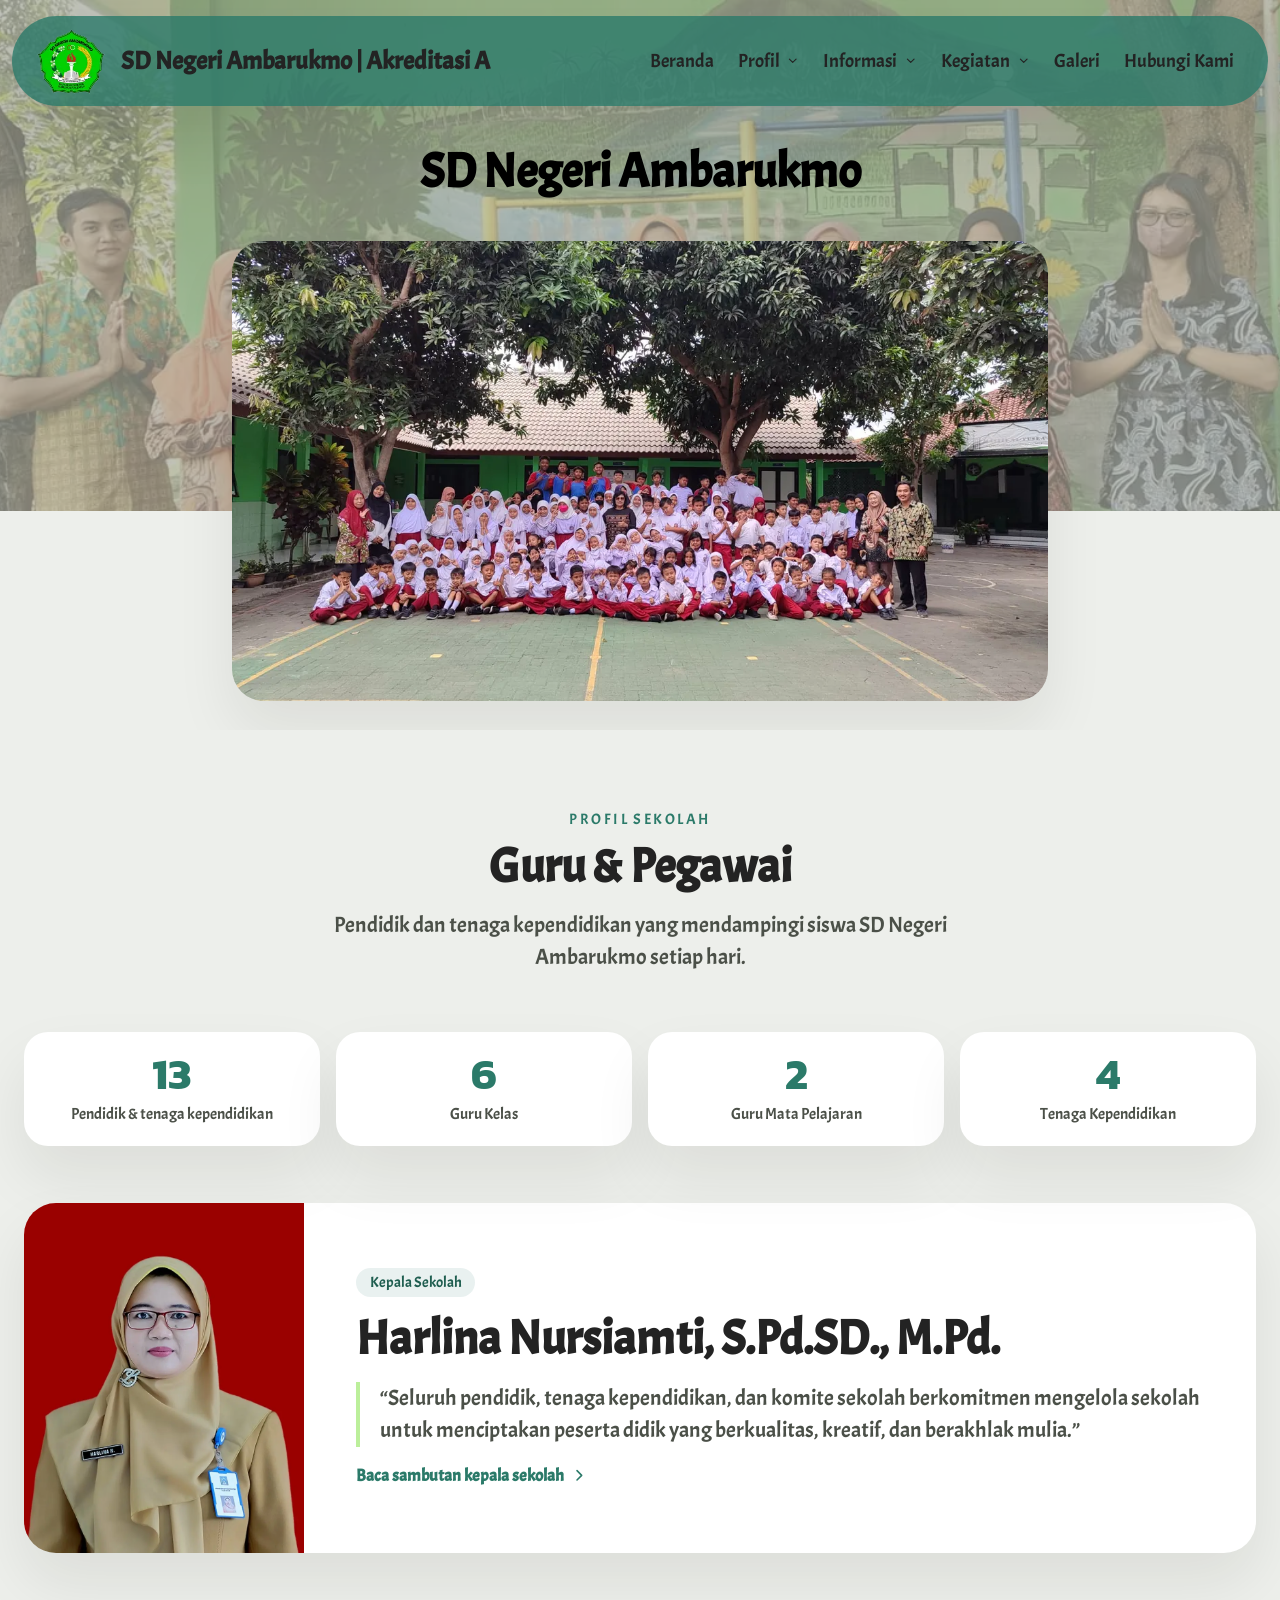
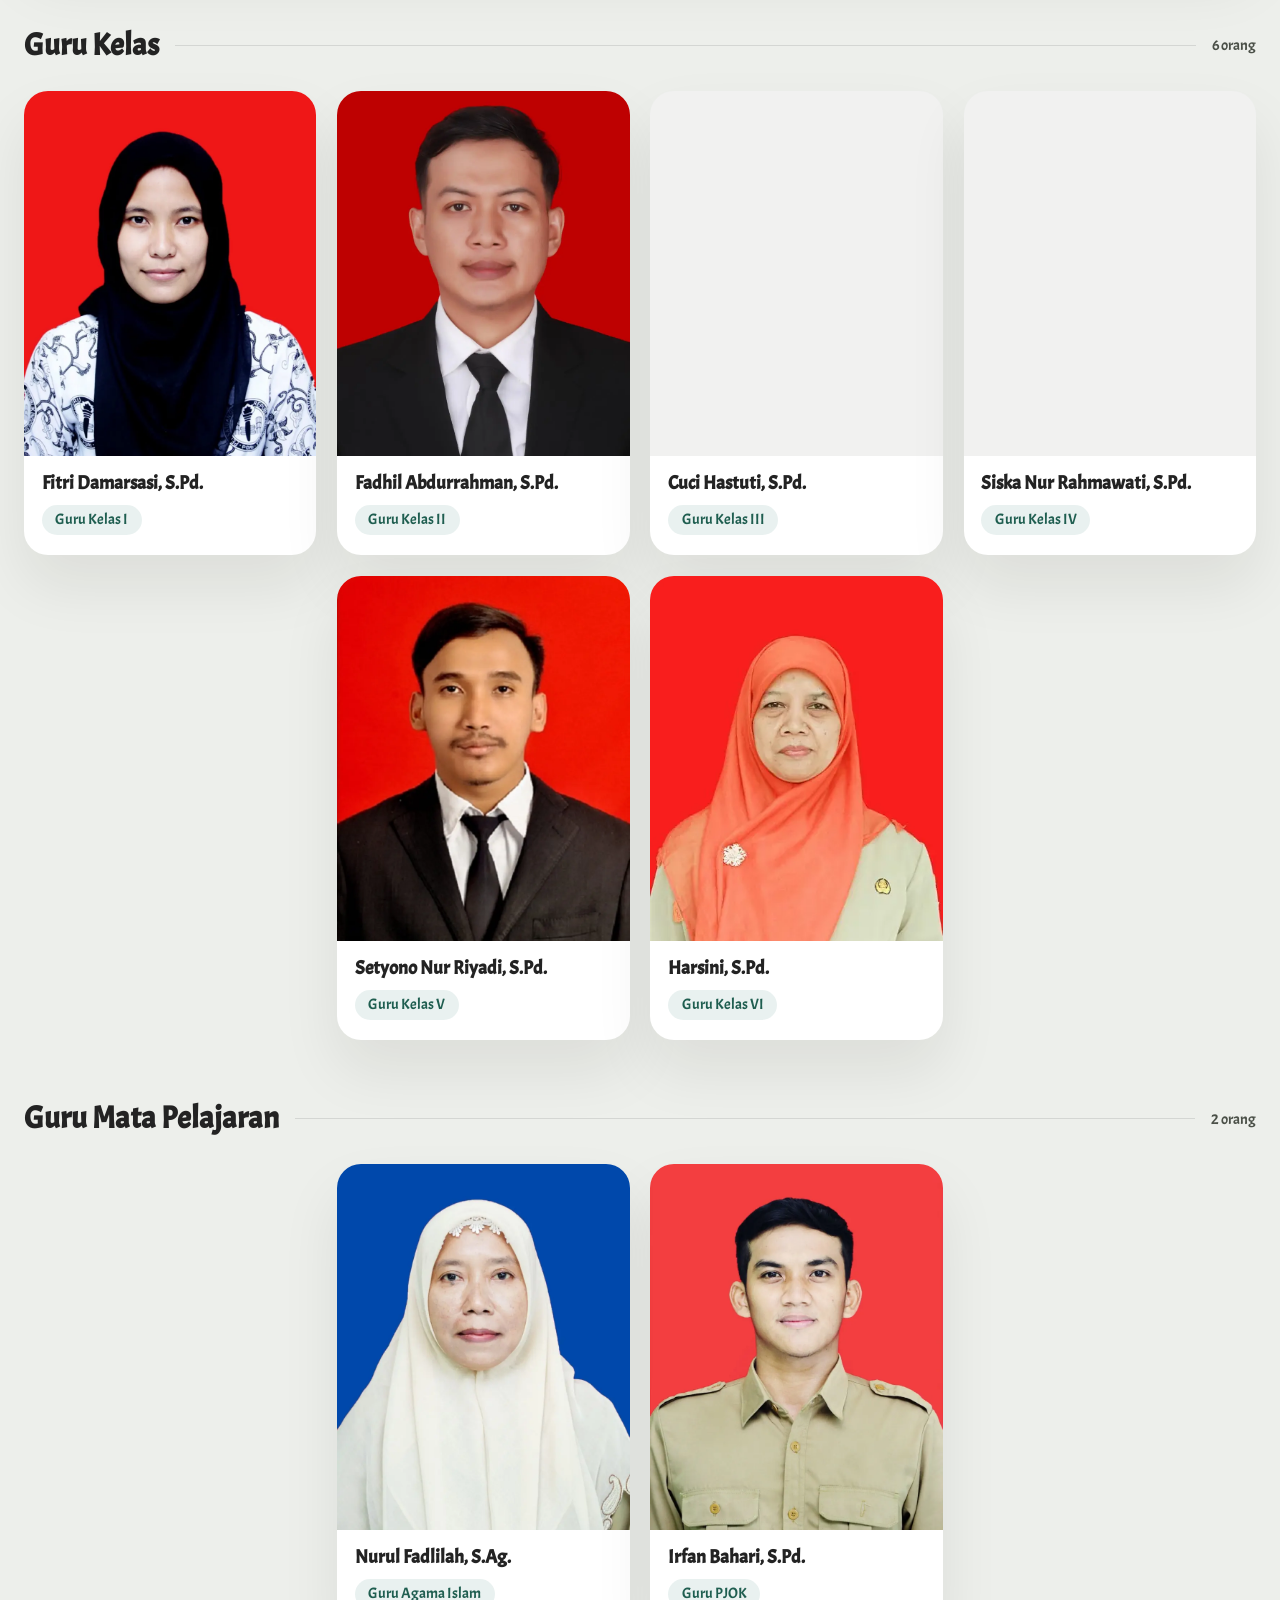
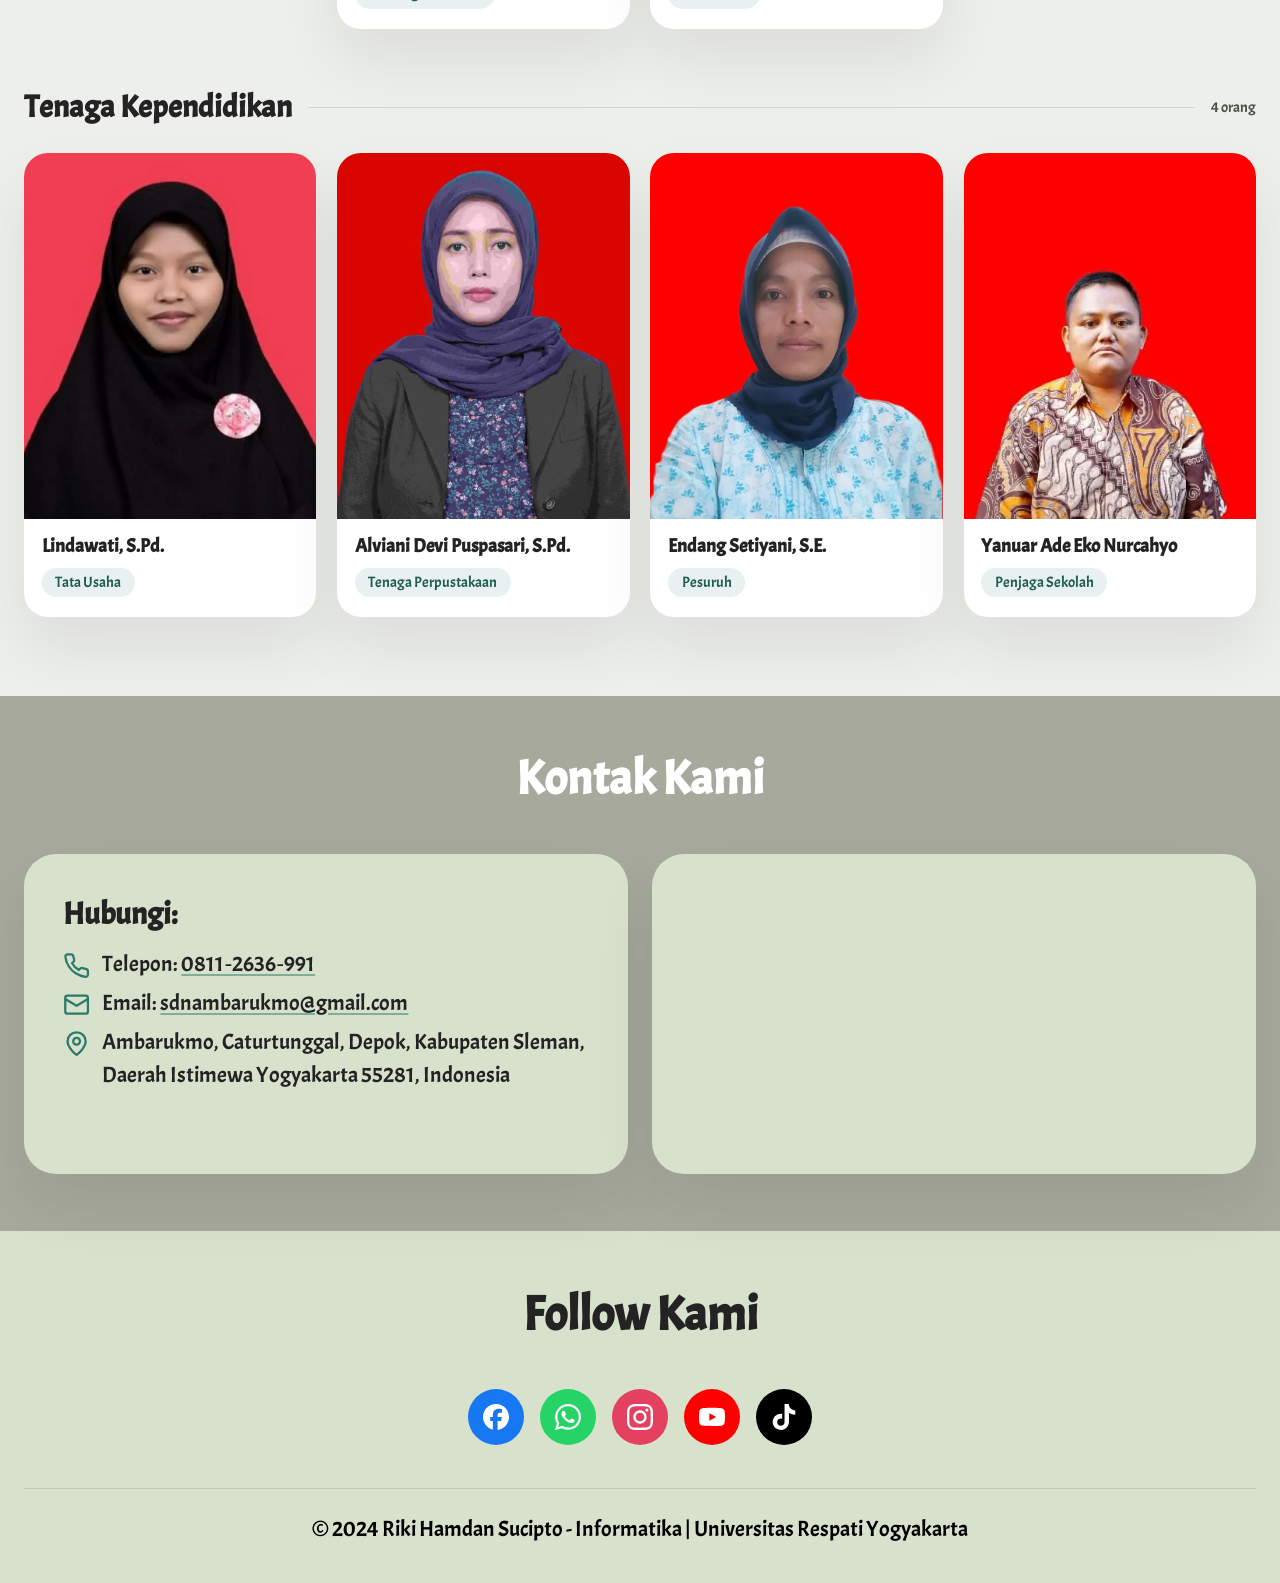
<file: guru-pegawai.html>
<!DOCTYPE html>
<html lang="id">
<head>
<meta charset="utf-8">
<meta name="viewport" content="width=device-width, initial-scale=1">
<title>Guru &amp; Pegawai | SD Negeri Ambarukmo</title>
<meta name="description" content="Kepala sekolah, guru, dan tenaga kependidikan SD Negeri Ambarukmo.">
<meta name="theme-color" content="#2b7a69">
<meta property="og:type" content="website">
<meta property="og:title" content="Guru &amp; Pegawai | SD Negeri Ambarukmo">
<meta property="og:description" content="Kepala sekolah, guru, dan tenaga kependidikan SD Negeri Ambarukmo.">
<meta property="og:image" content="assets/img/foto-bersama.webp">
<link rel="icon" href="assets/img/logo-sd-2.webp" type="image/webp">
<link rel="preload" href="assets/fonts/acme-400.woff2" as="font" type="font/woff2" crossorigin>
<link rel="stylesheet" href="assets/css/style.css?v=5cf691ba">
<script src="assets/js/content.js?v=f4596e85" defer></script>
<style>@media (max-width:767px){[style*="assets/img/ganti-bg-sdn.webp"]{background-image:url(assets/img/ganti-bg-sdn-640.webp)!important}}</style>
<script>document.documentElement.classList.add('js')</script>
</head>
<body>
<a class="skip-link" href="#konten">Langsung ke konten</a>
<header class="site-header">
  <nav class="navbar" aria-label="Menu utama">
    <a class="brand" href="index.html">
      <img src="assets/img/logo-sd-2.webp" width="66" height="62" alt="Logo SD Negeri Ambarukmo">
      <span class="brand__text">SD Negeri Ambarukmo<span class="brand__sep"> | </span><span class="brand__badge">Akreditasi A</span></span>
    </a>
    <button type="button" class="nav-toggle" aria-expanded="false" aria-controls="menu-utama" aria-label="Buka menu"><span></span><span></span><span></span></button>
    <div class="nav" id="menu-utama">
      <ul class="nav__list">
        <li class="nav__item"><a class="nav__link" href="index.html">Beranda</a></li>
        <li class="nav__item nav__item--dropdown">
          <button type="button" class="nav__link" aria-expanded="false" aria-controls="dd-1" data-active>Profil<svg class="nav__caret" viewBox="0 0 24 24" fill="none" stroke="currentColor" stroke-width="2" stroke-linecap="round" stroke-linejoin="round" aria-hidden="true"><path d="m6 9 6 6 6-6"/></svg></button>
          <div class="dropdown" id="dd-1"><ul class="dropdown__list">
            <li><a href="visi-misi.html">Visi &amp; Misi</a></li>
            <li><a href="guru-pegawai.html" aria-current="page">Guru &amp; Pegawai</a></li>
          </ul></div>
        </li>
        <li class="nav__item nav__item--dropdown">
          <button type="button" class="nav__link" aria-expanded="false" aria-controls="dd-2">Informasi<svg class="nav__caret" viewBox="0 0 24 24" fill="none" stroke="currentColor" stroke-width="2" stroke-linecap="round" stroke-linejoin="round" aria-hidden="true"><path d="m6 9 6 6 6-6"/></svg></button>
          <div class="dropdown" id="dd-2"><ul class="dropdown__list">
            <li><a href="pendaftaran.html">Pendaftaran</a></li>
            <li><a href="pengumuman.html">Pengumuman</a></li>
            <li><a href="fasilitas.html">Fasilitas</a></li>
          </ul></div>
        </li>
        <li class="nav__item nav__item--dropdown">
          <button type="button" class="nav__link" aria-expanded="false" aria-controls="dd-3">Kegiatan<svg class="nav__caret" viewBox="0 0 24 24" fill="none" stroke="currentColor" stroke-width="2" stroke-linecap="round" stroke-linejoin="round" aria-hidden="true"><path d="m6 9 6 6 6-6"/></svg></button>
          <div class="dropdown" id="dd-3"><ul class="dropdown__list">
            <li><a href="ekstrakurikuler.html">Ekstrakurikuler</a></li>
            <li><a href="kegiatan-sekolah.html">Kegiatan Sekolah</a></li>
            <li><a href="komunitas-sedamba.html">Komunitas Belajar SEDAMBA</a></li>
            <li><a href="parenting.html">Kegiatan Parenting</a></li>
          </ul></div>
        </li>
        <li class="nav__item"><a class="nav__link" href="galeri.html">Galeri</a></li>
        <li class="nav__item"><a class="nav__link" href="hubungi-kami.html">Hubungi Kami</a></li>
      </ul>
    </div>
  </nav>
</header>
<main id="konten">
<section class="hero parallax" style="background-image:url(assets/img/ganti-bg-sdn.webp)">
  <div class="container">
    <h1 class="d2"><b>SD Negeri Ambarukmo</b></h1>
    <div class="ph hero__img"><img src="assets/img/foto-bersama.webp" srcset="assets/img/foto-bersama-640.webp 640w, assets/img/foto-bersama.webp 1200w" sizes="(max-width: 860px) 100vw, 816px" width="1200" height="676" alt="Foto bersama siswa dan guru di halaman SD Negeri Ambarukmo" fetchpriority="high" decoding="async"></div>
  </div>
</section>
<section class="section" style="--bg-color:var(--light)" aria-labelledby="guru">
  <div class="container">
    <header class="page-intro" data-reveal>
      <p class="eyebrow">Profil Sekolah</p>
      <h2 class="d2" id="guru"><b>Guru &amp; Pegawai</b></h2>
      <p class="d7">Pendidik dan tenaga kependidikan yang mendampingi siswa SD Negeri Ambarukmo setiap hari.</p>
    </header>
    <div data-dyn="guru">
    <ul class="stats" data-reveal>
      <li><b>13</b><span>Pendidik &amp; tenaga kependidikan</span></li>
      <li><b>6</b><span>Guru Kelas</span></li>
      <li><b>2</b><span>Guru Mata Pelajaran</span></li>
      <li><b>4</b><span>Tenaga Kependidikan</span></li>
    </ul>
    <article class="leader" data-reveal>
      <div class="ph leader__img"><img src="assets/img/foto-kepsek.webp" width="815" height="1164" alt="Harlina Nursiamti, S.Pd.SD., M.Pd., Kepala Sekolah" loading="lazy" decoding="async"></div>
      <div class="leader__body">
        <span class="pill">Kepala Sekolah</span>
        <h3 class="d2"><b>Harlina Nursiamti, S.Pd.SD., M.Pd.</b></h3>
        <blockquote class="d7">“Seluruh pendidik, tenaga kependidikan, dan komite sekolah berkomitmen mengelola sekolah untuk menciptakan peserta didik yang berkualitas, kreatif, dan berakhlak mulia.”</blockquote>
        <a class="link-arrow" href="index.html#sambutan">Baca sambutan kepala sekolah <svg viewBox="0 0 24 24" fill="none" stroke="currentColor" stroke-width="2" stroke-linecap="round" stroke-linejoin="round" aria-hidden="true"><path d="m9 18 6-6-6-6"/></svg></a>
      </div>
    </article>
    <section class="staff-group" aria-labelledby="grup-guru-kelas">
      <div class="staff-group__head" data-reveal>
        <h3 class="d5" id="grup-guru-kelas"><b>Guru Kelas</b></h3>
        <span class="count">6 orang</span>
      </div>
      <div class="staff-grid">
        <article class="staff-card" data-reveal style="--delay:0ms">
          <div class="ph staff-card__img"><img src="assets/img/bu-fitri.webp" width="815" height="1214" alt="Fitri Damarsasi, S.Pd., Guru Kelas I" loading="lazy" decoding="async"></div>
          <div class="staff-card__body">
            <h4 class="staff-card__name"><b>Fitri Damarsasi, S.Pd.</b></h4>
            <span class="pill">Guru Kelas I</span>
          </div>
        </article>
        <article class="staff-card" data-reveal style="--delay:80ms">
          <div class="ph staff-card__img"><img src="assets/img/pak-fadil.webp" width="815" height="1223" alt="Fadhil Abdurrahman, S.Pd., Guru Kelas II" loading="lazy" decoding="async"></div>
          <div class="staff-card__body">
            <h4 class="staff-card__name"><b>Fadhil Abdurrahman, S.Pd.</b></h4>
            <span class="pill">Guru Kelas II</span>
          </div>
        </article>
        <article class="staff-card" data-reveal style="--delay:160ms">
          <div class="ph staff-card__img"><img src="assets/img/bu-hastuti.webp" width="815" height="1214" alt="Cuci Hastuti, S.Pd., Guru Kelas III" loading="lazy" decoding="async"></div>
          <div class="staff-card__body">
            <h4 class="staff-card__name"><b>Cuci Hastuti, S.Pd.</b></h4>
            <span class="pill">Guru Kelas III</span>
          </div>
        </article>
        <article class="staff-card" data-reveal style="--delay:240ms">
          <div class="ph staff-card__img"><img src="assets/img/bu-siska.webp" width="815" height="1214" alt="Siska Nur Rahmawati, S.Pd., Guru Kelas IV" loading="lazy" decoding="async"></div>
          <div class="staff-card__body">
            <h4 class="staff-card__name"><b>Siska Nur Rahmawati, S.Pd.</b></h4>
            <span class="pill">Guru Kelas IV</span>
          </div>
        </article>
        <article class="staff-card" data-reveal style="--delay:0ms">
          <div class="ph staff-card__img"><img src="assets/img/pak-setyono.webp" width="800" height="1202" alt="Setyono Nur Riyadi, S.Pd., Guru Kelas V" loading="lazy" decoding="async"></div>
          <div class="staff-card__body">
            <h4 class="staff-card__name"><b>Setyono Nur Riyadi, S.Pd.</b></h4>
            <span class="pill">Guru Kelas V</span>
          </div>
        </article>
        <article class="staff-card" data-reveal style="--delay:80ms">
          <div class="ph staff-card__img"><img src="assets/img/bu-harsini.webp" width="427" height="640" alt="Harsini, S.Pd., Guru Kelas VI" loading="lazy" decoding="async"></div>
          <div class="staff-card__body">
            <h4 class="staff-card__name"><b>Harsini, S.Pd.</b></h4>
            <span class="pill">Guru Kelas VI</span>
          </div>
        </article>
      </div>
    </section>
    <section class="staff-group" aria-labelledby="grup-guru-mata-pelajaran">
      <div class="staff-group__head" data-reveal>
        <h3 class="d5" id="grup-guru-mata-pelajaran"><b>Guru Mata Pelajaran</b></h3>
        <span class="count">2 orang</span>
      </div>
      <div class="staff-grid">
        <article class="staff-card" data-reveal style="--delay:0ms">
          <div class="ph staff-card__img"><img src="assets/img/bu-nurul.webp" width="815" height="1214" alt="Nurul Fadlilah, S.Ag., Guru Agama Islam" loading="lazy" decoding="async"></div>
          <div class="staff-card__body">
            <h4 class="staff-card__name"><b>Nurul Fadlilah, S.Ag.</b></h4>
            <span class="pill">Guru Agama Islam</span>
          </div>
        </article>
        <article class="staff-card" data-reveal style="--delay:80ms">
          <div class="ph staff-card__img"><img src="assets/img/pak-irfan.webp" width="815" height="1214" alt="Irfan Bahari, S.Pd., Guru PJOK" loading="lazy" decoding="async"></div>
          <div class="staff-card__body">
            <h4 class="staff-card__name"><b>Irfan Bahari, S.Pd.</b></h4>
            <span class="pill">Guru PJOK</span>
          </div>
        </article>
      </div>
    </section>
    <section class="staff-group" aria-labelledby="grup-tenaga-kependidikan">
      <div class="staff-group__head" data-reveal>
        <h3 class="d5" id="grup-tenaga-kependidikan"><b>Tenaga Kependidikan</b></h3>
        <span class="count">4 orang</span>
      </div>
      <div class="staff-grid">
        <article class="staff-card" data-reveal style="--delay:0ms">
          <div class="ph staff-card__img"><img src="assets/img/bu-linda.webp" width="815" height="961" alt="Lindawati, S.Pd., Tata Usaha" loading="lazy" decoding="async"></div>
          <div class="staff-card__body">
            <h4 class="staff-card__name"><b>Lindawati, S.Pd.</b></h4>
            <span class="pill">Tata Usaha</span>
          </div>
        </article>
        <article class="staff-card" data-reveal style="--delay:80ms">
          <div class="ph staff-card__img"><img src="assets/img/bu-alviani-devi.webp" width="815" height="1223" alt="Alviani Devi Puspasari, S.Pd., Tenaga Perpustakaan" loading="lazy" decoding="async"></div>
          <div class="staff-card__body">
            <h4 class="staff-card__name"><b>Alviani Devi Puspasari, S.Pd.</b></h4>
            <span class="pill">Tenaga Perpustakaan</span>
          </div>
        </article>
        <article class="staff-card" data-reveal style="--delay:160ms">
          <div class="ph staff-card__img"><img src="assets/img/bu-endang.webp" width="815" height="1087" alt="Endang Setiyani, S.E., Pesuruh" loading="lazy" decoding="async"></div>
          <div class="staff-card__body">
            <h4 class="staff-card__name"><b>Endang Setiyani, S.E.</b></h4>
            <span class="pill">Pesuruh</span>
          </div>
        </article>
        <article class="staff-card" data-reveal style="--delay:240ms">
          <div class="ph staff-card__img"><img src="assets/img/pak-yanuar.webp" width="375" height="500" alt="Yanuar Ade Eko Nurcahyo, Penjaga Sekolah" loading="lazy" decoding="async"></div>
          <div class="staff-card__body">
            <h4 class="staff-card__name"><b>Yanuar Ade Eko Nurcahyo</b></h4>
            <span class="pill">Penjaga Sekolah</span>
          </div>
        </article>
      </div>
    </section>
    </div>
  </div>
</section>
<section class="section section--tight section--contact" aria-labelledby="kontak">
  <div class="container">
    <h2 class="d2 title section-title" id="kontak" data-reveal><b>Kontak Kami</b></h2>
    <div class="contact">
      <div class="contact__card" data-reveal>
        <h3 class="d5"><b>Hubungi:</b></h3>
        <ul class="contact__list d7">
          <li><svg viewBox="0 0 24 24" fill="none" stroke="currentColor" stroke-width="2" stroke-linecap="round" stroke-linejoin="round" aria-hidden="true"><path d="M22 16.9v3a2 2 0 0 1-2.2 2 19.8 19.8 0 0 1-8.6-3.1 19.5 19.5 0 0 1-6-6A19.8 19.8 0 0 1 2.1 4.2 2 2 0 0 1 4.1 2h3a2 2 0 0 1 2 1.7c.1 1 .4 1.9.7 2.8a2 2 0 0 1-.5 2.1L8 9.9a16 16 0 0 0 6 6l1.3-1.3a2 2 0 0 1 2.1-.4c.9.3 1.8.6 2.8.7a2 2 0 0 1 1.7 2z"/></svg><span>Telepon: <a href="tel:+628112636991">0811&#8209;2636&#8209;991</a></span></li>
          
          <li><svg viewBox="0 0 24 24" fill="none" stroke="currentColor" stroke-width="2" stroke-linecap="round" stroke-linejoin="round" aria-hidden="true"><rect x="2" y="4" width="20" height="16" rx="2"/><path d="m22 7-10 6L2 7"/></svg><span>Email: <a href="mailto:sdnambarukmo@gmail.com">sdnambarukmo@gmail.com</a></span></li>
          <li><svg viewBox="0 0 24 24" fill="none" stroke="currentColor" stroke-width="2" stroke-linecap="round" stroke-linejoin="round" aria-hidden="true"><path d="M20 10c0 6-8 12-8 12S4 16 4 10a8 8 0 0 1 16 0z"/><circle cx="12" cy="10" r="3"/></svg><span>Ambarukmo, Caturtunggal, Depok, Kabupaten Sleman, Daerah Istimewa Yogyakarta 55281, Indonesia</span></li>
        </ul>
      </div>
      <div class="map" data-reveal style="--delay:120ms">
        <iframe src="https://www.google.com/maps?q=SD+Negeri+Ambarukmo,+Caturtunggal,+Depok,+Sleman&output=embed" title="Peta lokasi SD Negeri Ambarukmo" loading="lazy" referrerpolicy="no-referrer-when-downgrade"></iframe>
      </div>
    </div>
  </div>
</section>
</main>
<footer class="site-footer" aria-labelledby="follow">
  <div class="container">
    <h2 class="d2 title" id="follow" data-reveal><b>Follow Kami</b></h2>
    <div class="social" data-reveal>
      <a href="https://www.facebook.com/sdnambarukmo" target="_blank" rel="noopener" style="--c:#1877f2" aria-label="Facebook SD Negeri Ambarukmo"><svg viewBox="0 0 24 24" aria-hidden="true"><path d="M9.101 23.691v-7.98H6.627v-3.667h2.474v-1.58c0-4.085 1.848-5.978 5.858-5.978.401 0 .955.042 1.468.103a8.68 8.68 0 0 1 1.141.195v3.325a8.623 8.623 0 0 0-.653-.036 26.805 26.805 0 0 0-.733-.009c-.707 0-1.259.096-1.675.309a1.686 1.686 0 0 0-.679.622c-.258.42-.374.995-.374 1.752v1.297h3.919l-.386 2.103-.287 1.564h-3.246v8.245C19.396 23.238 24 18.179 24 12.044c0-6.627-5.373-12-12-12s-12 5.373-12 12c0 5.628 3.874 10.35 9.101 11.647Z"/></svg></a>
      <a href="https://wa.me/6281328783862" target="_blank" rel="noopener" style="--c:#25d366" aria-label="WhatsApp SD Negeri Ambarukmo"><svg viewBox="0 0 24 24" aria-hidden="true"><path d="M17.472 14.382c-.297-.149-1.758-.867-2.03-.967-.273-.099-.471-.148-.67.15-.197.297-.767.966-.94 1.164-.173.199-.347.223-.644.075-.297-.15-1.255-.463-2.39-1.475-.883-.788-1.48-1.761-1.653-2.059-.173-.297-.018-.458.13-.606.134-.133.298-.347.446-.52.149-.174.198-.298.298-.497.099-.198.05-.371-.025-.52-.075-.149-.669-1.612-.916-2.207-.242-.579-.487-.5-.669-.51-.173-.008-.371-.01-.57-.01-.198 0-.52.074-.792.372-.272.297-1.04 1.016-1.04 2.479 0 1.462 1.065 2.875 1.213 3.074.149.198 2.096 3.2 5.077 4.487.709.306 1.262.489 1.694.625.712.227 1.36.195 1.871.118.571-.085 1.758-.719 2.006-1.413.248-.694.248-1.289.173-1.413-.074-.124-.272-.198-.57-.347m-5.421 7.403h-.004a9.87 9.87 0 01-5.031-1.378l-.361-.214-3.741.982.998-3.648-.235-.374a9.86 9.86 0 01-1.51-5.26c.001-5.45 4.436-9.884 9.888-9.884 2.64 0 5.122 1.03 6.988 2.898a9.825 9.825 0 012.893 6.994c-.003 5.45-4.437 9.884-9.885 9.884m8.413-18.297A11.815 11.815 0 0012.05 0C5.495 0 .16 5.335.157 11.892c0 2.096.547 4.142 1.588 5.945L.057 24l6.305-1.654a11.882 11.882 0 005.683 1.448h.005c6.554 0 11.89-5.335 11.893-11.893a11.821 11.821 0 00-3.48-8.413Z"/></svg></a>
      <a href="https://www.instagram.com/sdn_ambarukmo" target="_blank" rel="noopener" style="--c:#e4405f" aria-label="Instagram SD Negeri Ambarukmo"><svg viewBox="0 0 24 24" aria-hidden="true"><path d="M7.0301.084c-1.2768.0602-2.1487.264-2.911.5634-.7888.3075-1.4575.72-2.1228 1.3877-.6652.6677-1.075 1.3368-1.3802 2.127-.2954.7638-.4956 1.6365-.552 2.914-.0564 1.2775-.0689 1.6882-.0626 4.947.0062 3.2586.0206 3.6671.0825 4.9473.061 1.2765.264 2.1482.5635 2.9107.308.7889.72 1.4573 1.388 2.1228.6679.6655 1.3365 1.0743 2.1285 1.38.7632.295 1.6361.4961 2.9134.552 1.2773.056 1.6884.069 4.9462.0627 3.2578-.0062 3.668-.0207 4.9478-.0814 1.28-.0607 2.147-.2652 2.9098-.5633.7889-.3086 1.4578-.72 2.1228-1.3881.665-.6682 1.0745-1.3378 1.3795-2.1284.2957-.7632.4966-1.636.552-2.9124.056-1.2809.0692-1.6898.063-4.948-.0063-3.2583-.021-3.6668-.0817-4.9465-.0607-1.2797-.264-2.1487-.5633-2.9117-.3084-.7889-.72-1.4568-1.3876-2.1228C21.2982 1.33 20.628.9208 19.8378.6165 19.074.321 18.2017.1197 16.9244.0645 15.6471.0093 15.236-.005 11.977.0014 8.718.0076 8.31.0215 7.0301.0839m.1402 21.6932c-1.17-.0509-1.8053-.2453-2.2287-.408-.5606-.216-.96-.4771-1.3819-.895-.422-.4178-.6811-.8186-.9-1.378-.1644-.4234-.3624-1.058-.4171-2.228-.0595-1.2645-.072-1.6442-.079-4.848-.007-3.2037.0053-3.583.0607-4.848.05-1.169.2456-1.805.408-2.2282.216-.5613.4762-.96.895-1.3816.4188-.4217.8184-.6814 1.3783-.9003.423-.1651 1.0575-.3614 2.227-.4171 1.2655-.06 1.6447-.072 4.848-.079 3.2033-.007 3.5835.005 4.8495.0608 1.169.0508 1.8053.2445 2.228.408.5608.216.96.4754 1.3816.895.4217.4194.6816.8176.9005 1.3787.1653.4217.3617 1.056.4169 2.2263.0602 1.2655.0739 1.645.0796 4.848.0058 3.203-.0055 3.5834-.061 4.848-.051 1.17-.245 1.8055-.408 2.2294-.216.5604-.4763.96-.8954 1.3814-.419.4215-.8181.6811-1.3783.9-.4224.1649-1.0577.3617-2.2262.4174-1.2656.0595-1.6448.072-4.8493.079-3.2045.007-3.5825-.006-4.848-.0608M16.953 5.5864A1.44 1.44 0 1 0 18.39 4.144a1.44 1.44 0 0 0-1.437 1.4424M5.8385 12.012c.0067 3.4032 2.7706 6.1557 6.173 6.1493 3.4026-.0065 6.157-2.7701 6.1506-6.1733-.0065-3.4032-2.771-6.1565-6.174-6.1498-3.403.0067-6.156 2.771-6.1496 6.1738M8 12.0077a4 4 0 1 1 4.008 3.9921A3.9996 3.9996 0 0 1 8 12.0077"/></svg></a>
      <a href="https://www.youtube.com/@sdnambarukmo7962" target="_blank" rel="noopener" style="--c:#ff0000" aria-label="YouTube SD Negeri Ambarukmo"><svg viewBox="0 0 24 24" aria-hidden="true"><path d="M23.498 6.186a3.016 3.016 0 0 0-2.122-2.136C19.505 3.545 12 3.545 12 3.545s-7.505 0-9.377.505A3.017 3.017 0 0 0 .502 6.186C0 8.07 0 12 0 12s0 3.93.502 5.814a3.016 3.016 0 0 0 2.122 2.136c1.871.505 9.376.505 9.376.505s7.505 0 9.377-.505a3.015 3.015 0 0 0 2.122-2.136C24 15.93 24 12 24 12s0-3.93-.502-5.814zM9.545 15.568V8.432L15.818 12l-6.273 3.568z"/></svg></a>
      <a href="https://www.tiktok.com/@sdnegeriambarukmo" target="_blank" rel="noopener" style="--c:#000000" aria-label="TikTok SD Negeri Ambarukmo"><svg viewBox="0 0 24 24" aria-hidden="true"><path d="M12.525.02c1.31-.02 2.61-.01 3.91-.02.08 1.53.63 3.09 1.75 4.17 1.12 1.11 2.7 1.62 4.24 1.79v4.03c-1.44-.05-2.89-.35-4.2-.97-.57-.26-1.1-.59-1.62-.93-.01 2.92.01 5.84-.02 8.75-.08 1.4-.54 2.79-1.35 3.94-1.31 1.92-3.58 3.17-5.91 3.21-1.43.08-2.86-.31-4.08-1.03-2.02-1.19-3.44-3.37-3.65-5.71-.02-.5-.03-1-.01-1.49.18-1.9 1.12-3.72 2.58-4.96 1.66-1.44 3.98-2.13 6.15-1.72.02 1.48-.04 2.96-.04 4.44-.99-.32-2.15-.23-3.02.37-.63.41-1.11 1.04-1.36 1.75-.21.51-.15 1.07-.14 1.61.24 1.64 1.82 3.02 3.5 2.87 1.12-.01 2.19-.66 2.77-1.61.19-.33.4-.67.41-1.06.1-1.79.06-3.57.07-5.36.01-4.03-.01-8.05.02-12.07z"/></svg></a>
    </div>
    <p class="copyright d7">© 2024 Riki Hamdan Sucipto - Informatika | Universitas Respati Yogyakarta</p>
  </div>
</footer>
<script src="assets/js/main.js?v=32d5969f" defer></script>
</body>
</html>
</file>
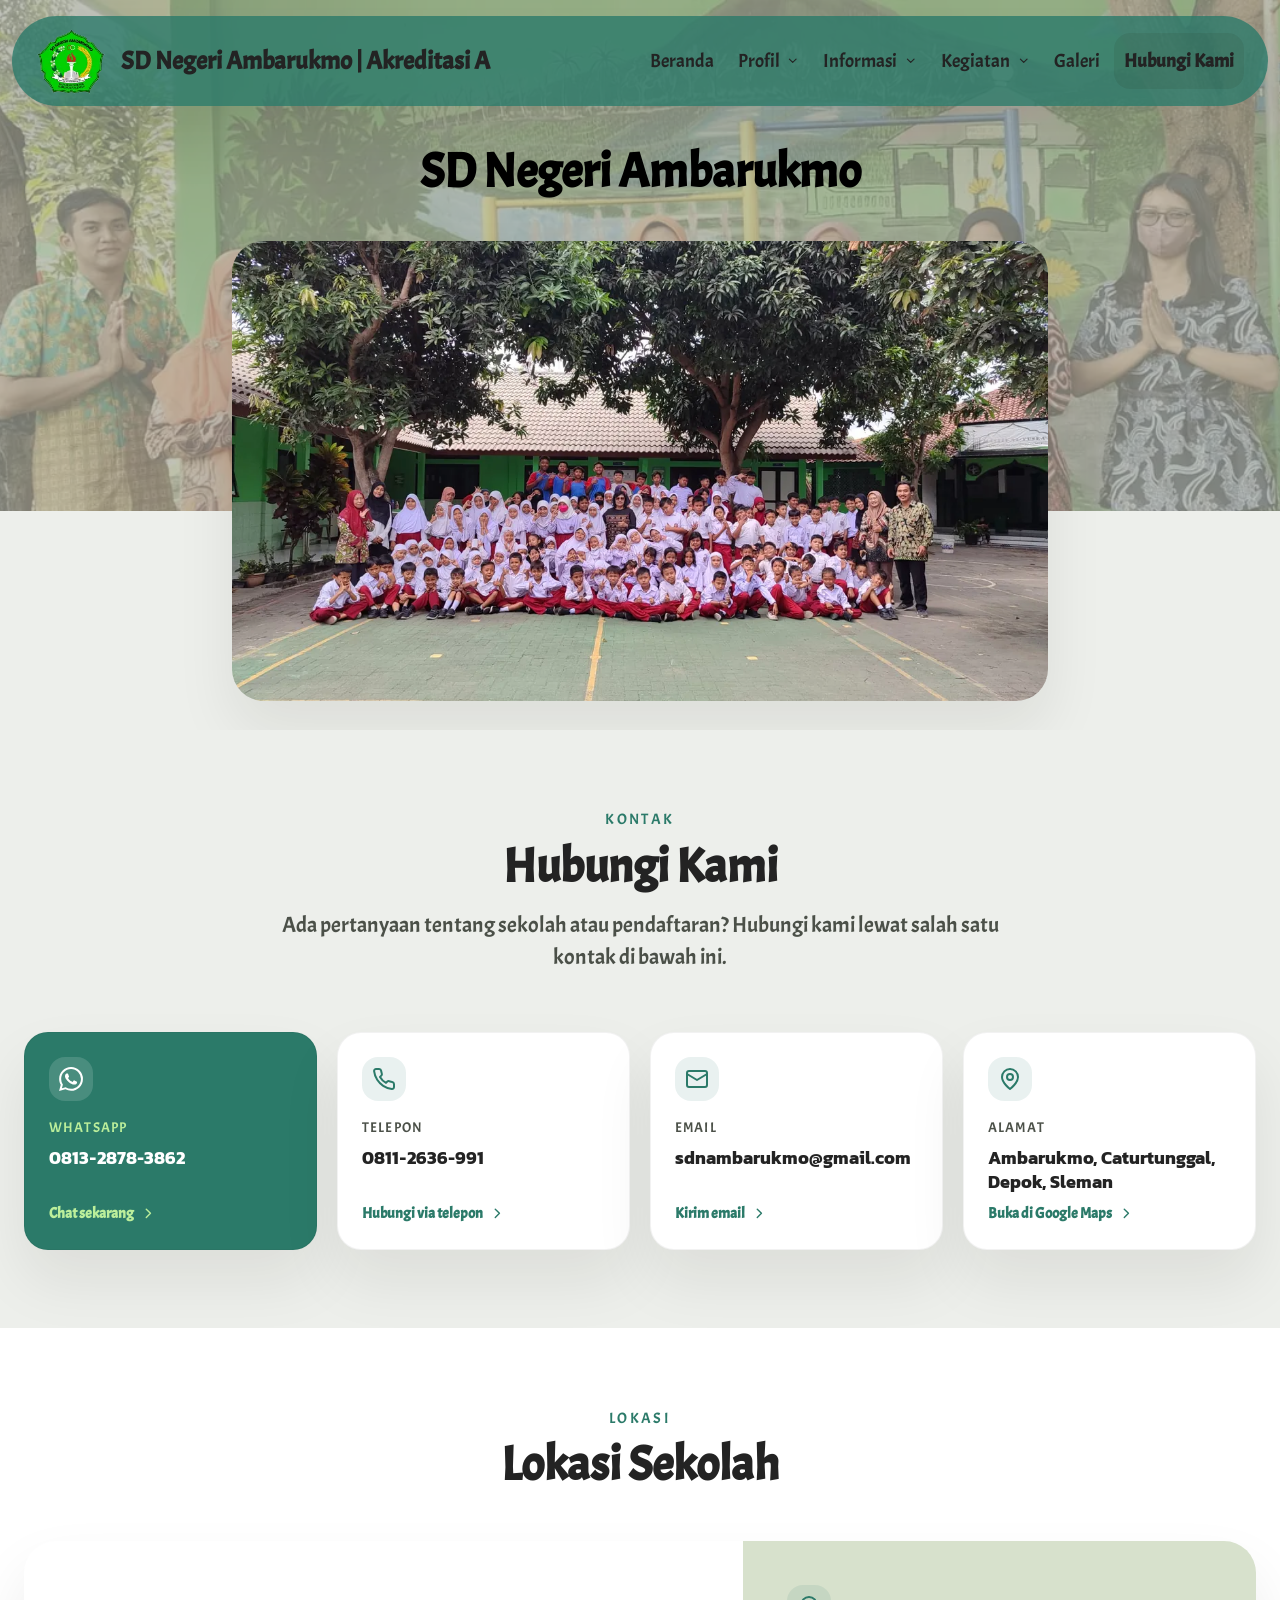
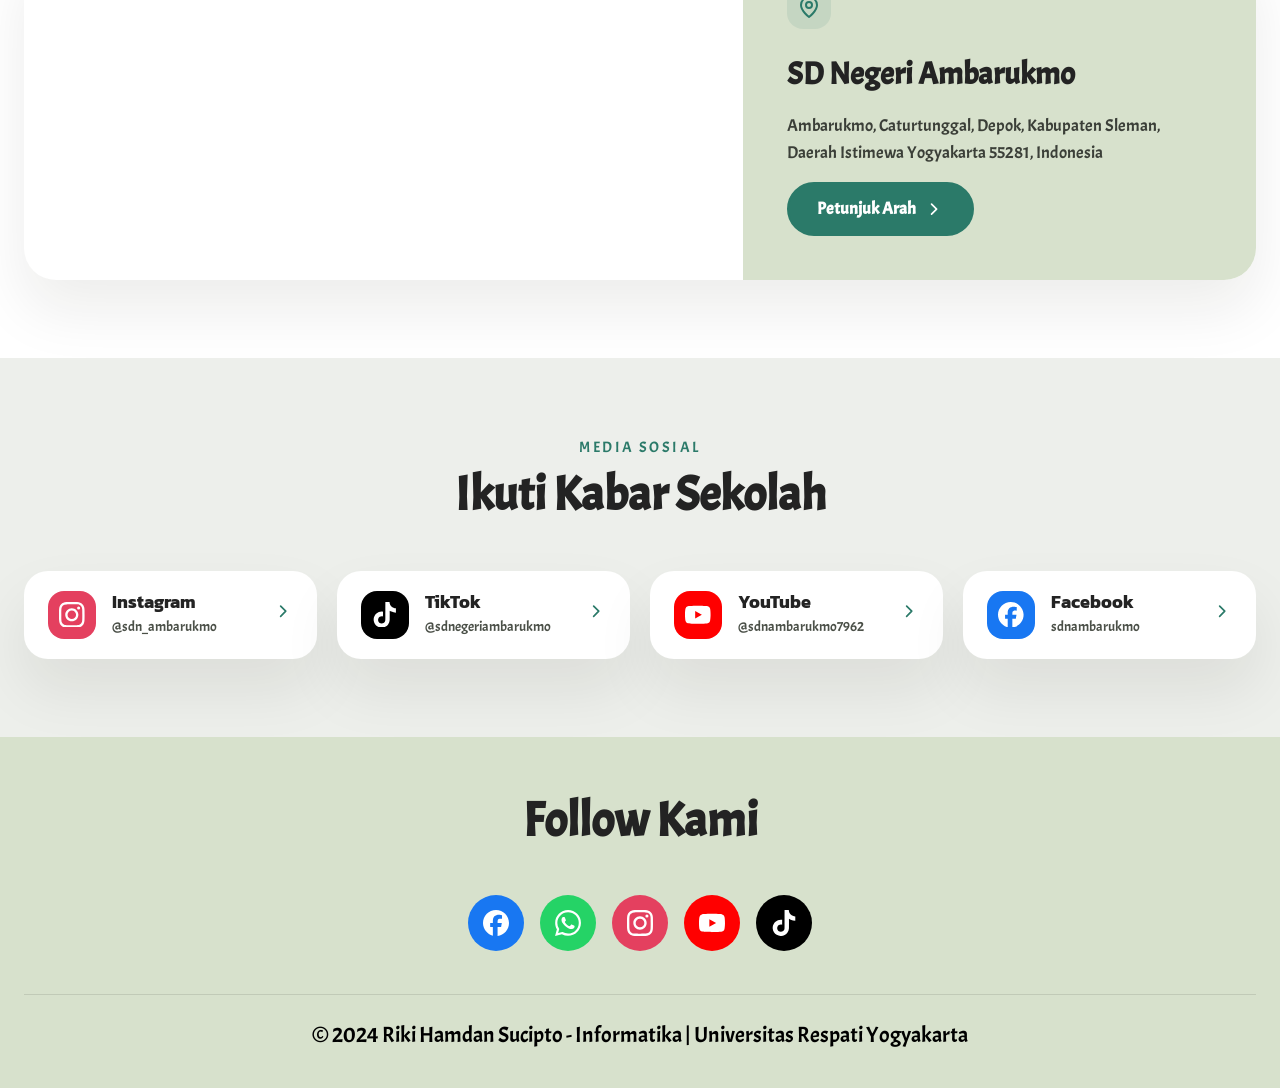
<file: hubungi-kami.html>
<!DOCTYPE html>
<html lang="id">
<head>
<meta charset="utf-8">
<meta name="viewport" content="width=device-width, initial-scale=1">
<title>Hubungi Kami | SD Negeri Ambarukmo</title>
<meta name="description" content="Kontak SD Negeri Ambarukmo: WhatsApp, telepon, email, alamat, peta lokasi, dan media sosial sekolah.">
<meta name="theme-color" content="#2b7a69">
<meta property="og:type" content="website">
<meta property="og:title" content="Hubungi Kami | SD Negeri Ambarukmo">
<meta property="og:description" content="Kontak SD Negeri Ambarukmo: WhatsApp, telepon, email, alamat, peta lokasi, dan media sosial sekolah.">
<meta property="og:image" content="assets/img/foto-bersama.webp">
<link rel="icon" href="assets/img/logo-sd-2.webp" type="image/webp">
<link rel="preload" href="assets/fonts/acme-400.woff2" as="font" type="font/woff2" crossorigin>
<link rel="stylesheet" href="assets/css/style.css?v=5cf691ba">
<script src="assets/js/content.js?v=f4596e85" defer></script>
<style>@media (max-width:767px){[style*="assets/img/ganti-bg-sdn.webp"]{background-image:url(assets/img/ganti-bg-sdn-640.webp)!important}}</style>
<script>document.documentElement.classList.add('js')</script>
</head>
<body>
<a class="skip-link" href="#konten">Langsung ke konten</a>
<header class="site-header">
  <nav class="navbar" aria-label="Menu utama">
    <a class="brand" href="index.html">
      <img src="assets/img/logo-sd-2.webp" width="66" height="62" alt="Logo SD Negeri Ambarukmo">
      <span class="brand__text">SD Negeri Ambarukmo<span class="brand__sep"> | </span><span class="brand__badge">Akreditasi A</span></span>
    </a>
    <button type="button" class="nav-toggle" aria-expanded="false" aria-controls="menu-utama" aria-label="Buka menu"><span></span><span></span><span></span></button>
    <div class="nav" id="menu-utama">
      <ul class="nav__list">
        <li class="nav__item"><a class="nav__link" href="index.html">Beranda</a></li>
        <li class="nav__item nav__item--dropdown">
          <button type="button" class="nav__link" aria-expanded="false" aria-controls="dd-1">Profil<svg class="nav__caret" viewBox="0 0 24 24" fill="none" stroke="currentColor" stroke-width="2" stroke-linecap="round" stroke-linejoin="round" aria-hidden="true"><path d="m6 9 6 6 6-6"/></svg></button>
          <div class="dropdown" id="dd-1"><ul class="dropdown__list">
            <li><a href="visi-misi.html">Visi &amp; Misi</a></li>
            <li><a href="guru-pegawai.html">Guru &amp; Pegawai</a></li>
          </ul></div>
        </li>
        <li class="nav__item nav__item--dropdown">
          <button type="button" class="nav__link" aria-expanded="false" aria-controls="dd-2">Informasi<svg class="nav__caret" viewBox="0 0 24 24" fill="none" stroke="currentColor" stroke-width="2" stroke-linecap="round" stroke-linejoin="round" aria-hidden="true"><path d="m6 9 6 6 6-6"/></svg></button>
          <div class="dropdown" id="dd-2"><ul class="dropdown__list">
            <li><a href="pendaftaran.html">Pendaftaran</a></li>
            <li><a href="pengumuman.html">Pengumuman</a></li>
            <li><a href="fasilitas.html">Fasilitas</a></li>
          </ul></div>
        </li>
        <li class="nav__item nav__item--dropdown">
          <button type="button" class="nav__link" aria-expanded="false" aria-controls="dd-3">Kegiatan<svg class="nav__caret" viewBox="0 0 24 24" fill="none" stroke="currentColor" stroke-width="2" stroke-linecap="round" stroke-linejoin="round" aria-hidden="true"><path d="m6 9 6 6 6-6"/></svg></button>
          <div class="dropdown" id="dd-3"><ul class="dropdown__list">
            <li><a href="ekstrakurikuler.html">Ekstrakurikuler</a></li>
            <li><a href="kegiatan-sekolah.html">Kegiatan Sekolah</a></li>
            <li><a href="komunitas-sedamba.html">Komunitas Belajar SEDAMBA</a></li>
            <li><a href="parenting.html">Kegiatan Parenting</a></li>
          </ul></div>
        </li>
        <li class="nav__item"><a class="nav__link" href="galeri.html">Galeri</a></li>
        <li class="nav__item"><a class="nav__link" href="hubungi-kami.html" aria-current="page">Hubungi Kami</a></li>
      </ul>
    </div>
  </nav>
</header>
<main id="konten">
<section class="hero parallax" style="background-image:url(assets/img/ganti-bg-sdn.webp)">
  <div class="container">
    <h1 class="d2"><b>SD Negeri Ambarukmo</b></h1>
    <div class="ph hero__img"><img src="assets/img/foto-bersama.webp" srcset="assets/img/foto-bersama-640.webp 640w, assets/img/foto-bersama.webp 1200w" sizes="(max-width: 860px) 100vw, 816px" width="1200" height="676" alt="Foto bersama siswa dan guru di halaman SD Negeri Ambarukmo" fetchpriority="high" decoding="async"></div>
  </div>
</section>
<section class="section" style="--bg-color:var(--light)" aria-labelledby="hubungi">
  <div class="container">
    <header class="page-intro" data-reveal>
      <p class="eyebrow">Kontak</p>
      <h2 class="d2" id="hubungi"><b>Hubungi Kami</b></h2>
      <p class="d7">Ada pertanyaan tentang sekolah atau pendaftaran? Hubungi kami lewat salah satu kontak di bawah ini.</p>
    </header>
    <div class="contact-cards">
      <a class="contact-card contact-card--primary" href="https://wa.me/6281328783862" target="_blank" rel="noopener" data-reveal style="--delay:0ms">
        <span class="contact-card__icon"><svg viewBox="0 0 24 24" fill="currentColor" aria-hidden="true"><path d="M17.472 14.382c-.297-.149-1.758-.867-2.03-.967-.273-.099-.471-.148-.67.15-.197.297-.767.966-.94 1.164-.173.199-.347.223-.644.075-.297-.15-1.255-.463-2.39-1.475-.883-.788-1.48-1.761-1.653-2.059-.173-.297-.018-.458.13-.606.134-.133.298-.347.446-.52.149-.174.198-.298.298-.497.099-.198.05-.371-.025-.52-.075-.149-.669-1.612-.916-2.207-.242-.579-.487-.5-.669-.51-.173-.008-.371-.01-.57-.01-.198 0-.52.074-.792.372-.272.297-1.04 1.016-1.04 2.479 0 1.462 1.065 2.875 1.213 3.074.149.198 2.096 3.2 5.077 4.487.709.306 1.262.489 1.694.625.712.227 1.36.195 1.871.118.571-.085 1.758-.719 2.006-1.413.248-.694.248-1.289.173-1.413-.074-.124-.272-.198-.57-.347m-5.421 7.403h-.004a9.87 9.87 0 01-5.031-1.378l-.361-.214-3.741.982.998-3.648-.235-.374a9.86 9.86 0 01-1.51-5.26c.001-5.45 4.436-9.884 9.888-9.884 2.64 0 5.122 1.03 6.988 2.898a9.825 9.825 0 012.893 6.994c-.003 5.45-4.437 9.884-9.885 9.884m8.413-18.297A11.815 11.815 0 0012.05 0C5.495 0 .16 5.335.157 11.892c0 2.096.547 4.142 1.588 5.945L.057 24l6.305-1.654a11.882 11.882 0 005.683 1.448h.005c6.554 0 11.89-5.335 11.893-11.893a11.821 11.821 0 00-3.48-8.413Z"/></svg></span>
        <span class="contact-card__label">WhatsApp</span>
        <b class="contact-card__value">0813&#8209;2878&#8209;3862</b>
        <span class="contact-card__action">Chat sekarang <svg viewBox="0 0 24 24" fill="none" stroke="currentColor" stroke-width="2" stroke-linecap="round" stroke-linejoin="round" aria-hidden="true"><path d="m9 18 6-6-6-6"/></svg></span>
      </a>
      <a class="contact-card" href="tel:+628112636991" data-reveal style="--delay:70ms">
        <span class="contact-card__icon"><svg viewBox="0 0 24 24" fill="none" stroke="currentColor" stroke-width="2" stroke-linecap="round" stroke-linejoin="round" aria-hidden="true"><path d="M22 16.9v3a2 2 0 0 1-2.2 2 19.8 19.8 0 0 1-8.6-3.1 19.5 19.5 0 0 1-6-6A19.8 19.8 0 0 1 2.1 4.2 2 2 0 0 1 4.1 2h3a2 2 0 0 1 2 1.7c.1 1 .4 1.9.7 2.8a2 2 0 0 1-.5 2.1L8 9.9a16 16 0 0 0 6 6l1.3-1.3a2 2 0 0 1 2.1-.4c.9.3 1.8.6 2.8.7a2 2 0 0 1 1.7 2z"/></svg></span>
        <span class="contact-card__label">Telepon</span>
        <b class="contact-card__value">0811&#8209;2636&#8209;991</b>
        <span class="contact-card__action">Hubungi via telepon <svg viewBox="0 0 24 24" fill="none" stroke="currentColor" stroke-width="2" stroke-linecap="round" stroke-linejoin="round" aria-hidden="true"><path d="m9 18 6-6-6-6"/></svg></span>
      </a>
      <a class="contact-card" href="mailto:sdnambarukmo@gmail.com" data-reveal style="--delay:140ms">
        <span class="contact-card__icon"><svg viewBox="0 0 24 24" fill="none" stroke="currentColor" stroke-width="2" stroke-linecap="round" stroke-linejoin="round" aria-hidden="true"><rect x="2" y="4" width="20" height="16" rx="2"/><path d="m22 7-10 6L2 7"/></svg></span>
        <span class="contact-card__label">Email</span>
        <b class="contact-card__value">sdnambarukmo@gmail.com</b>
        <span class="contact-card__action">Kirim email <svg viewBox="0 0 24 24" fill="none" stroke="currentColor" stroke-width="2" stroke-linecap="round" stroke-linejoin="round" aria-hidden="true"><path d="m9 18 6-6-6-6"/></svg></span>
      </a>
      <a class="contact-card" href="https://www.google.com/maps/search/?api=1&query=SD+Negeri+Ambarukmo+Caturtunggal+Depok+Sleman" target="_blank" rel="noopener" data-reveal style="--delay:210ms">
        <span class="contact-card__icon"><svg viewBox="0 0 24 24" fill="none" stroke="currentColor" stroke-width="2" stroke-linecap="round" stroke-linejoin="round" aria-hidden="true"><path d="M20 10c0 6-8 12-8 12S4 16 4 10a8 8 0 0 1 16 0z"/><circle cx="12" cy="10" r="3"/></svg></span>
        <span class="contact-card__label">Alamat</span>
        <b class="contact-card__value">Ambarukmo, Caturtunggal, Depok,&nbsp;Sleman</b>
        <span class="contact-card__action">Buka di Google Maps <svg viewBox="0 0 24 24" fill="none" stroke="currentColor" stroke-width="2" stroke-linecap="round" stroke-linejoin="round" aria-hidden="true"><path d="m9 18 6-6-6-6"/></svg></span>
      </a>
    </div>
  </div>
</section>
<section class="section" style="--bg-color:#fff" aria-labelledby="lokasi">
  <div class="container">
    <header class="section-head" data-reveal>
      <p class="eyebrow">Lokasi</p>
      <h2 class="d2" id="lokasi"><b>Lokasi Sekolah</b></h2>
    </header>
    <div class="location" data-reveal>
      <div class="location__map"><iframe src="https://www.google.com/maps?q=SD+Negeri+Ambarukmo,+Caturtunggal,+Depok,+Sleman&output=embed" title="Peta lokasi SD Negeri Ambarukmo" loading="lazy" referrerpolicy="no-referrer-when-downgrade"></iframe></div>
      <div class="location__card">
        <span class="contact-card__icon"><svg viewBox="0 0 24 24" fill="none" stroke="currentColor" stroke-width="2" stroke-linecap="round" stroke-linejoin="round" aria-hidden="true"><path d="M20 10c0 6-8 12-8 12S4 16 4 10a8 8 0 0 1 16 0z"/><circle cx="12" cy="10" r="3"/></svg></span>
        <h3 class="d5"><b>SD Negeri Ambarukmo</b></h3>
        <p>Ambarukmo, Caturtunggal, Depok, Kabupaten Sleman, Daerah Istimewa Yogyakarta 55281, Indonesia</p>
        <a class="btn" href="https://www.google.com/maps/search/?api=1&query=SD+Negeri+Ambarukmo+Caturtunggal+Depok+Sleman" target="_blank" rel="noopener">Petunjuk Arah <svg viewBox="0 0 24 24" fill="none" stroke="currentColor" stroke-width="2" stroke-linecap="round" stroke-linejoin="round" aria-hidden="true"><path d="m9 18 6-6-6-6"/></svg></a>
      </div>
    </div>
  </div>
</section>
<section class="section" style="--bg-color:var(--light)" aria-labelledby="sosmed">
  <div class="container">
    <header class="section-head" data-reveal>
      <p class="eyebrow">Media Sosial</p>
      <h2 class="d2" id="sosmed"><b>Ikuti Kabar Sekolah</b></h2>
    </header>
    <div class="social-cards">
      <a class="social-card" href="https://www.instagram.com/sdn_ambarukmo" target="_blank" rel="noopener" data-reveal style="--c:#e4405f;--delay:0ms">
        <span class="social-card__icon"><svg viewBox="0 0 24 24" aria-hidden="true"><path d="M7.0301.084c-1.2768.0602-2.1487.264-2.911.5634-.7888.3075-1.4575.72-2.1228 1.3877-.6652.6677-1.075 1.3368-1.3802 2.127-.2954.7638-.4956 1.6365-.552 2.914-.0564 1.2775-.0689 1.6882-.0626 4.947.0062 3.2586.0206 3.6671.0825 4.9473.061 1.2765.264 2.1482.5635 2.9107.308.7889.72 1.4573 1.388 2.1228.6679.6655 1.3365 1.0743 2.1285 1.38.7632.295 1.6361.4961 2.9134.552 1.2773.056 1.6884.069 4.9462.0627 3.2578-.0062 3.668-.0207 4.9478-.0814 1.28-.0607 2.147-.2652 2.9098-.5633.7889-.3086 1.4578-.72 2.1228-1.3881.665-.6682 1.0745-1.3378 1.3795-2.1284.2957-.7632.4966-1.636.552-2.9124.056-1.2809.0692-1.6898.063-4.948-.0063-3.2583-.021-3.6668-.0817-4.9465-.0607-1.2797-.264-2.1487-.5633-2.9117-.3084-.7889-.72-1.4568-1.3876-2.1228C21.2982 1.33 20.628.9208 19.8378.6165 19.074.321 18.2017.1197 16.9244.0645 15.6471.0093 15.236-.005 11.977.0014 8.718.0076 8.31.0215 7.0301.0839m.1402 21.6932c-1.17-.0509-1.8053-.2453-2.2287-.408-.5606-.216-.96-.4771-1.3819-.895-.422-.4178-.6811-.8186-.9-1.378-.1644-.4234-.3624-1.058-.4171-2.228-.0595-1.2645-.072-1.6442-.079-4.848-.007-3.2037.0053-3.583.0607-4.848.05-1.169.2456-1.805.408-2.2282.216-.5613.4762-.96.895-1.3816.4188-.4217.8184-.6814 1.3783-.9003.423-.1651 1.0575-.3614 2.227-.4171 1.2655-.06 1.6447-.072 4.848-.079 3.2033-.007 3.5835.005 4.8495.0608 1.169.0508 1.8053.2445 2.228.408.5608.216.96.4754 1.3816.895.4217.4194.6816.8176.9005 1.3787.1653.4217.3617 1.056.4169 2.2263.0602 1.2655.0739 1.645.0796 4.848.0058 3.203-.0055 3.5834-.061 4.848-.051 1.17-.245 1.8055-.408 2.2294-.216.5604-.4763.96-.8954 1.3814-.419.4215-.8181.6811-1.3783.9-.4224.1649-1.0577.3617-2.2262.4174-1.2656.0595-1.6448.072-4.8493.079-3.2045.007-3.5825-.006-4.848-.0608M16.953 5.5864A1.44 1.44 0 1 0 18.39 4.144a1.44 1.44 0 0 0-1.437 1.4424M5.8385 12.012c.0067 3.4032 2.7706 6.1557 6.173 6.1493 3.4026-.0065 6.157-2.7701 6.1506-6.1733-.0065-3.4032-2.771-6.1565-6.174-6.1498-3.403.0067-6.156 2.771-6.1496 6.1738M8 12.0077a4 4 0 1 1 4.008 3.9921A3.9996 3.9996 0 0 1 8 12.0077"/></svg></span>
        <span><b>Instagram</b><small>@sdn_ambarukmo</small></span>
        <span class="social-card__go"><svg viewBox="0 0 24 24" fill="none" stroke="currentColor" stroke-width="2" stroke-linecap="round" stroke-linejoin="round" aria-hidden="true"><path d="m9 18 6-6-6-6"/></svg></span>
      </a>
      <a class="social-card" href="https://www.tiktok.com/@sdnegeriambarukmo" target="_blank" rel="noopener" data-reveal style="--c:#000000;--delay:70ms">
        <span class="social-card__icon"><svg viewBox="0 0 24 24" aria-hidden="true"><path d="M12.525.02c1.31-.02 2.61-.01 3.91-.02.08 1.53.63 3.09 1.75 4.17 1.12 1.11 2.7 1.62 4.24 1.79v4.03c-1.44-.05-2.89-.35-4.2-.97-.57-.26-1.1-.59-1.62-.93-.01 2.92.01 5.84-.02 8.75-.08 1.4-.54 2.79-1.35 3.94-1.31 1.92-3.58 3.17-5.91 3.21-1.43.08-2.86-.31-4.08-1.03-2.02-1.19-3.44-3.37-3.65-5.71-.02-.5-.03-1-.01-1.49.18-1.9 1.12-3.72 2.58-4.96 1.66-1.44 3.98-2.13 6.15-1.72.02 1.48-.04 2.96-.04 4.44-.99-.32-2.15-.23-3.02.37-.63.41-1.11 1.04-1.36 1.75-.21.51-.15 1.07-.14 1.61.24 1.64 1.82 3.02 3.5 2.87 1.12-.01 2.19-.66 2.77-1.61.19-.33.4-.67.41-1.06.1-1.79.06-3.57.07-5.36.01-4.03-.01-8.05.02-12.07z"/></svg></span>
        <span><b>TikTok</b><small>@sdnegeriambarukmo</small></span>
        <span class="social-card__go"><svg viewBox="0 0 24 24" fill="none" stroke="currentColor" stroke-width="2" stroke-linecap="round" stroke-linejoin="round" aria-hidden="true"><path d="m9 18 6-6-6-6"/></svg></span>
      </a>
      <a class="social-card" href="https://www.youtube.com/@sdnambarukmo7962" target="_blank" rel="noopener" data-reveal style="--c:#ff0000;--delay:140ms">
        <span class="social-card__icon"><svg viewBox="0 0 24 24" aria-hidden="true"><path d="M23.498 6.186a3.016 3.016 0 0 0-2.122-2.136C19.505 3.545 12 3.545 12 3.545s-7.505 0-9.377.505A3.017 3.017 0 0 0 .502 6.186C0 8.07 0 12 0 12s0 3.93.502 5.814a3.016 3.016 0 0 0 2.122 2.136c1.871.505 9.376.505 9.376.505s7.505 0 9.377-.505a3.015 3.015 0 0 0 2.122-2.136C24 15.93 24 12 24 12s0-3.93-.502-5.814zM9.545 15.568V8.432L15.818 12l-6.273 3.568z"/></svg></span>
        <span><b>YouTube</b><small>@sdnambarukmo7962</small></span>
        <span class="social-card__go"><svg viewBox="0 0 24 24" fill="none" stroke="currentColor" stroke-width="2" stroke-linecap="round" stroke-linejoin="round" aria-hidden="true"><path d="m9 18 6-6-6-6"/></svg></span>
      </a>
      <a class="social-card" href="https://www.facebook.com/sdnambarukmo" target="_blank" rel="noopener" data-reveal style="--c:#1877f2;--delay:210ms">
        <span class="social-card__icon"><svg viewBox="0 0 24 24" aria-hidden="true"><path d="M9.101 23.691v-7.98H6.627v-3.667h2.474v-1.58c0-4.085 1.848-5.978 5.858-5.978.401 0 .955.042 1.468.103a8.68 8.68 0 0 1 1.141.195v3.325a8.623 8.623 0 0 0-.653-.036 26.805 26.805 0 0 0-.733-.009c-.707 0-1.259.096-1.675.309a1.686 1.686 0 0 0-.679.622c-.258.42-.374.995-.374 1.752v1.297h3.919l-.386 2.103-.287 1.564h-3.246v8.245C19.396 23.238 24 18.179 24 12.044c0-6.627-5.373-12-12-12s-12 5.373-12 12c0 5.628 3.874 10.35 9.101 11.647Z"/></svg></span>
        <span><b>Facebook</b><small>sdnambarukmo</small></span>
        <span class="social-card__go"><svg viewBox="0 0 24 24" fill="none" stroke="currentColor" stroke-width="2" stroke-linecap="round" stroke-linejoin="round" aria-hidden="true"><path d="m9 18 6-6-6-6"/></svg></span>
      </a>
    </div>
  </div>
</section>
</main>
<footer class="site-footer" aria-labelledby="follow">
  <div class="container">
    <h2 class="d2 title" id="follow" data-reveal><b>Follow Kami</b></h2>
    <div class="social" data-reveal>
      <a href="https://www.facebook.com/sdnambarukmo" target="_blank" rel="noopener" style="--c:#1877f2" aria-label="Facebook SD Negeri Ambarukmo"><svg viewBox="0 0 24 24" aria-hidden="true"><path d="M9.101 23.691v-7.98H6.627v-3.667h2.474v-1.58c0-4.085 1.848-5.978 5.858-5.978.401 0 .955.042 1.468.103a8.68 8.68 0 0 1 1.141.195v3.325a8.623 8.623 0 0 0-.653-.036 26.805 26.805 0 0 0-.733-.009c-.707 0-1.259.096-1.675.309a1.686 1.686 0 0 0-.679.622c-.258.42-.374.995-.374 1.752v1.297h3.919l-.386 2.103-.287 1.564h-3.246v8.245C19.396 23.238 24 18.179 24 12.044c0-6.627-5.373-12-12-12s-12 5.373-12 12c0 5.628 3.874 10.35 9.101 11.647Z"/></svg></a>
      <a href="https://wa.me/6281328783862" target="_blank" rel="noopener" style="--c:#25d366" aria-label="WhatsApp SD Negeri Ambarukmo"><svg viewBox="0 0 24 24" aria-hidden="true"><path d="M17.472 14.382c-.297-.149-1.758-.867-2.03-.967-.273-.099-.471-.148-.67.15-.197.297-.767.966-.94 1.164-.173.199-.347.223-.644.075-.297-.15-1.255-.463-2.39-1.475-.883-.788-1.48-1.761-1.653-2.059-.173-.297-.018-.458.13-.606.134-.133.298-.347.446-.52.149-.174.198-.298.298-.497.099-.198.05-.371-.025-.52-.075-.149-.669-1.612-.916-2.207-.242-.579-.487-.5-.669-.51-.173-.008-.371-.01-.57-.01-.198 0-.52.074-.792.372-.272.297-1.04 1.016-1.04 2.479 0 1.462 1.065 2.875 1.213 3.074.149.198 2.096 3.2 5.077 4.487.709.306 1.262.489 1.694.625.712.227 1.36.195 1.871.118.571-.085 1.758-.719 2.006-1.413.248-.694.248-1.289.173-1.413-.074-.124-.272-.198-.57-.347m-5.421 7.403h-.004a9.87 9.87 0 01-5.031-1.378l-.361-.214-3.741.982.998-3.648-.235-.374a9.86 9.86 0 01-1.51-5.26c.001-5.45 4.436-9.884 9.888-9.884 2.64 0 5.122 1.03 6.988 2.898a9.825 9.825 0 012.893 6.994c-.003 5.45-4.437 9.884-9.885 9.884m8.413-18.297A11.815 11.815 0 0012.05 0C5.495 0 .16 5.335.157 11.892c0 2.096.547 4.142 1.588 5.945L.057 24l6.305-1.654a11.882 11.882 0 005.683 1.448h.005c6.554 0 11.89-5.335 11.893-11.893a11.821 11.821 0 00-3.48-8.413Z"/></svg></a>
      <a href="https://www.instagram.com/sdn_ambarukmo" target="_blank" rel="noopener" style="--c:#e4405f" aria-label="Instagram SD Negeri Ambarukmo"><svg viewBox="0 0 24 24" aria-hidden="true"><path d="M7.0301.084c-1.2768.0602-2.1487.264-2.911.5634-.7888.3075-1.4575.72-2.1228 1.3877-.6652.6677-1.075 1.3368-1.3802 2.127-.2954.7638-.4956 1.6365-.552 2.914-.0564 1.2775-.0689 1.6882-.0626 4.947.0062 3.2586.0206 3.6671.0825 4.9473.061 1.2765.264 2.1482.5635 2.9107.308.7889.72 1.4573 1.388 2.1228.6679.6655 1.3365 1.0743 2.1285 1.38.7632.295 1.6361.4961 2.9134.552 1.2773.056 1.6884.069 4.9462.0627 3.2578-.0062 3.668-.0207 4.9478-.0814 1.28-.0607 2.147-.2652 2.9098-.5633.7889-.3086 1.4578-.72 2.1228-1.3881.665-.6682 1.0745-1.3378 1.3795-2.1284.2957-.7632.4966-1.636.552-2.9124.056-1.2809.0692-1.6898.063-4.948-.0063-3.2583-.021-3.6668-.0817-4.9465-.0607-1.2797-.264-2.1487-.5633-2.9117-.3084-.7889-.72-1.4568-1.3876-2.1228C21.2982 1.33 20.628.9208 19.8378.6165 19.074.321 18.2017.1197 16.9244.0645 15.6471.0093 15.236-.005 11.977.0014 8.718.0076 8.31.0215 7.0301.0839m.1402 21.6932c-1.17-.0509-1.8053-.2453-2.2287-.408-.5606-.216-.96-.4771-1.3819-.895-.422-.4178-.6811-.8186-.9-1.378-.1644-.4234-.3624-1.058-.4171-2.228-.0595-1.2645-.072-1.6442-.079-4.848-.007-3.2037.0053-3.583.0607-4.848.05-1.169.2456-1.805.408-2.2282.216-.5613.4762-.96.895-1.3816.4188-.4217.8184-.6814 1.3783-.9003.423-.1651 1.0575-.3614 2.227-.4171 1.2655-.06 1.6447-.072 4.848-.079 3.2033-.007 3.5835.005 4.8495.0608 1.169.0508 1.8053.2445 2.228.408.5608.216.96.4754 1.3816.895.4217.4194.6816.8176.9005 1.3787.1653.4217.3617 1.056.4169 2.2263.0602 1.2655.0739 1.645.0796 4.848.0058 3.203-.0055 3.5834-.061 4.848-.051 1.17-.245 1.8055-.408 2.2294-.216.5604-.4763.96-.8954 1.3814-.419.4215-.8181.6811-1.3783.9-.4224.1649-1.0577.3617-2.2262.4174-1.2656.0595-1.6448.072-4.8493.079-3.2045.007-3.5825-.006-4.848-.0608M16.953 5.5864A1.44 1.44 0 1 0 18.39 4.144a1.44 1.44 0 0 0-1.437 1.4424M5.8385 12.012c.0067 3.4032 2.7706 6.1557 6.173 6.1493 3.4026-.0065 6.157-2.7701 6.1506-6.1733-.0065-3.4032-2.771-6.1565-6.174-6.1498-3.403.0067-6.156 2.771-6.1496 6.1738M8 12.0077a4 4 0 1 1 4.008 3.9921A3.9996 3.9996 0 0 1 8 12.0077"/></svg></a>
      <a href="https://www.youtube.com/@sdnambarukmo7962" target="_blank" rel="noopener" style="--c:#ff0000" aria-label="YouTube SD Negeri Ambarukmo"><svg viewBox="0 0 24 24" aria-hidden="true"><path d="M23.498 6.186a3.016 3.016 0 0 0-2.122-2.136C19.505 3.545 12 3.545 12 3.545s-7.505 0-9.377.505A3.017 3.017 0 0 0 .502 6.186C0 8.07 0 12 0 12s0 3.93.502 5.814a3.016 3.016 0 0 0 2.122 2.136c1.871.505 9.376.505 9.376.505s7.505 0 9.377-.505a3.015 3.015 0 0 0 2.122-2.136C24 15.93 24 12 24 12s0-3.93-.502-5.814zM9.545 15.568V8.432L15.818 12l-6.273 3.568z"/></svg></a>
      <a href="https://www.tiktok.com/@sdnegeriambarukmo" target="_blank" rel="noopener" style="--c:#000000" aria-label="TikTok SD Negeri Ambarukmo"><svg viewBox="0 0 24 24" aria-hidden="true"><path d="M12.525.02c1.31-.02 2.61-.01 3.91-.02.08 1.53.63 3.09 1.75 4.17 1.12 1.11 2.7 1.62 4.24 1.79v4.03c-1.44-.05-2.89-.35-4.2-.97-.57-.26-1.1-.59-1.62-.93-.01 2.92.01 5.84-.02 8.75-.08 1.4-.54 2.79-1.35 3.94-1.31 1.92-3.58 3.17-5.91 3.21-1.43.08-2.86-.31-4.08-1.03-2.02-1.19-3.44-3.37-3.65-5.71-.02-.5-.03-1-.01-1.49.18-1.9 1.12-3.72 2.58-4.96 1.66-1.44 3.98-2.13 6.15-1.72.02 1.48-.04 2.96-.04 4.44-.99-.32-2.15-.23-3.02.37-.63.41-1.11 1.04-1.36 1.75-.21.51-.15 1.07-.14 1.61.24 1.64 1.82 3.02 3.5 2.87 1.12-.01 2.19-.66 2.77-1.61.19-.33.4-.67.41-1.06.1-1.79.06-3.57.07-5.36.01-4.03-.01-8.05.02-12.07z"/></svg></a>
    </div>
    <p class="copyright d7">© 2024 Riki Hamdan Sucipto - Informatika | Universitas Respati Yogyakarta</p>
  </div>
</footer>
<script src="assets/js/main.js?v=32d5969f" defer></script>
</body>
</html>
</file>
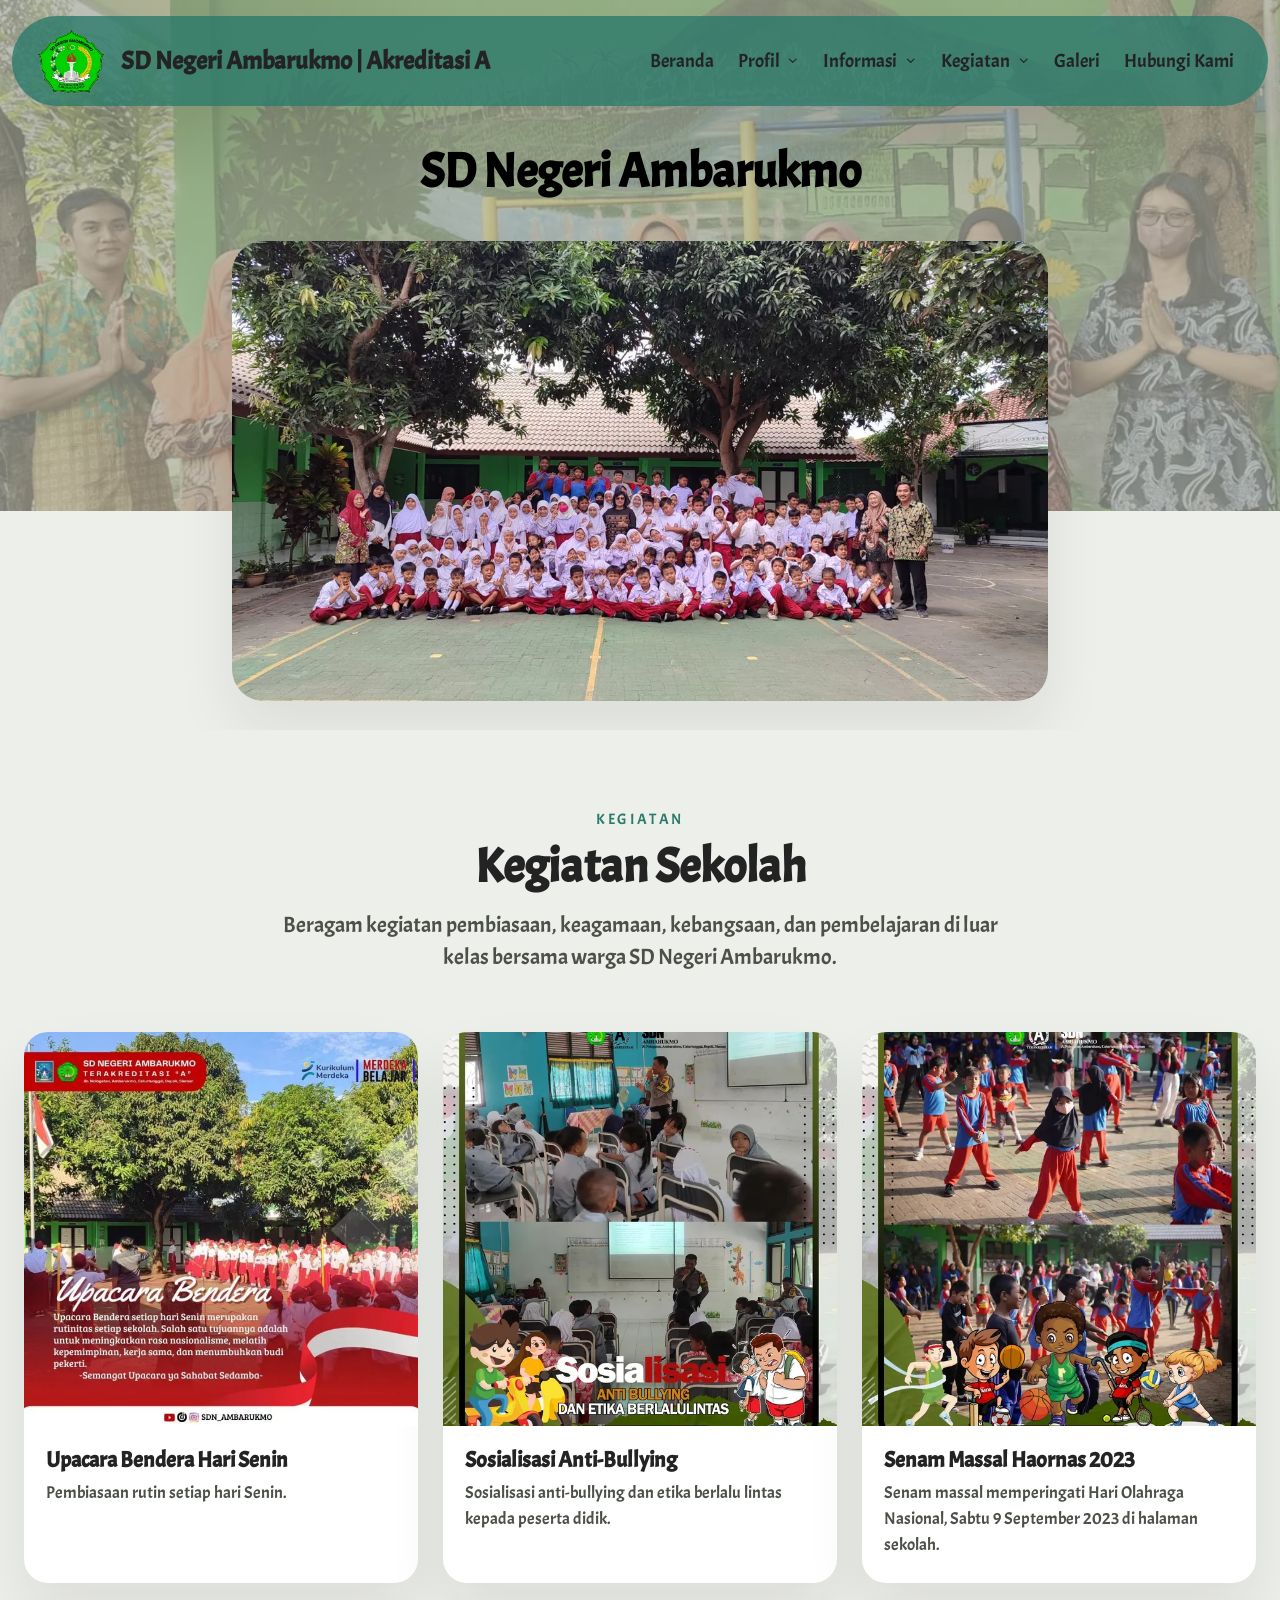
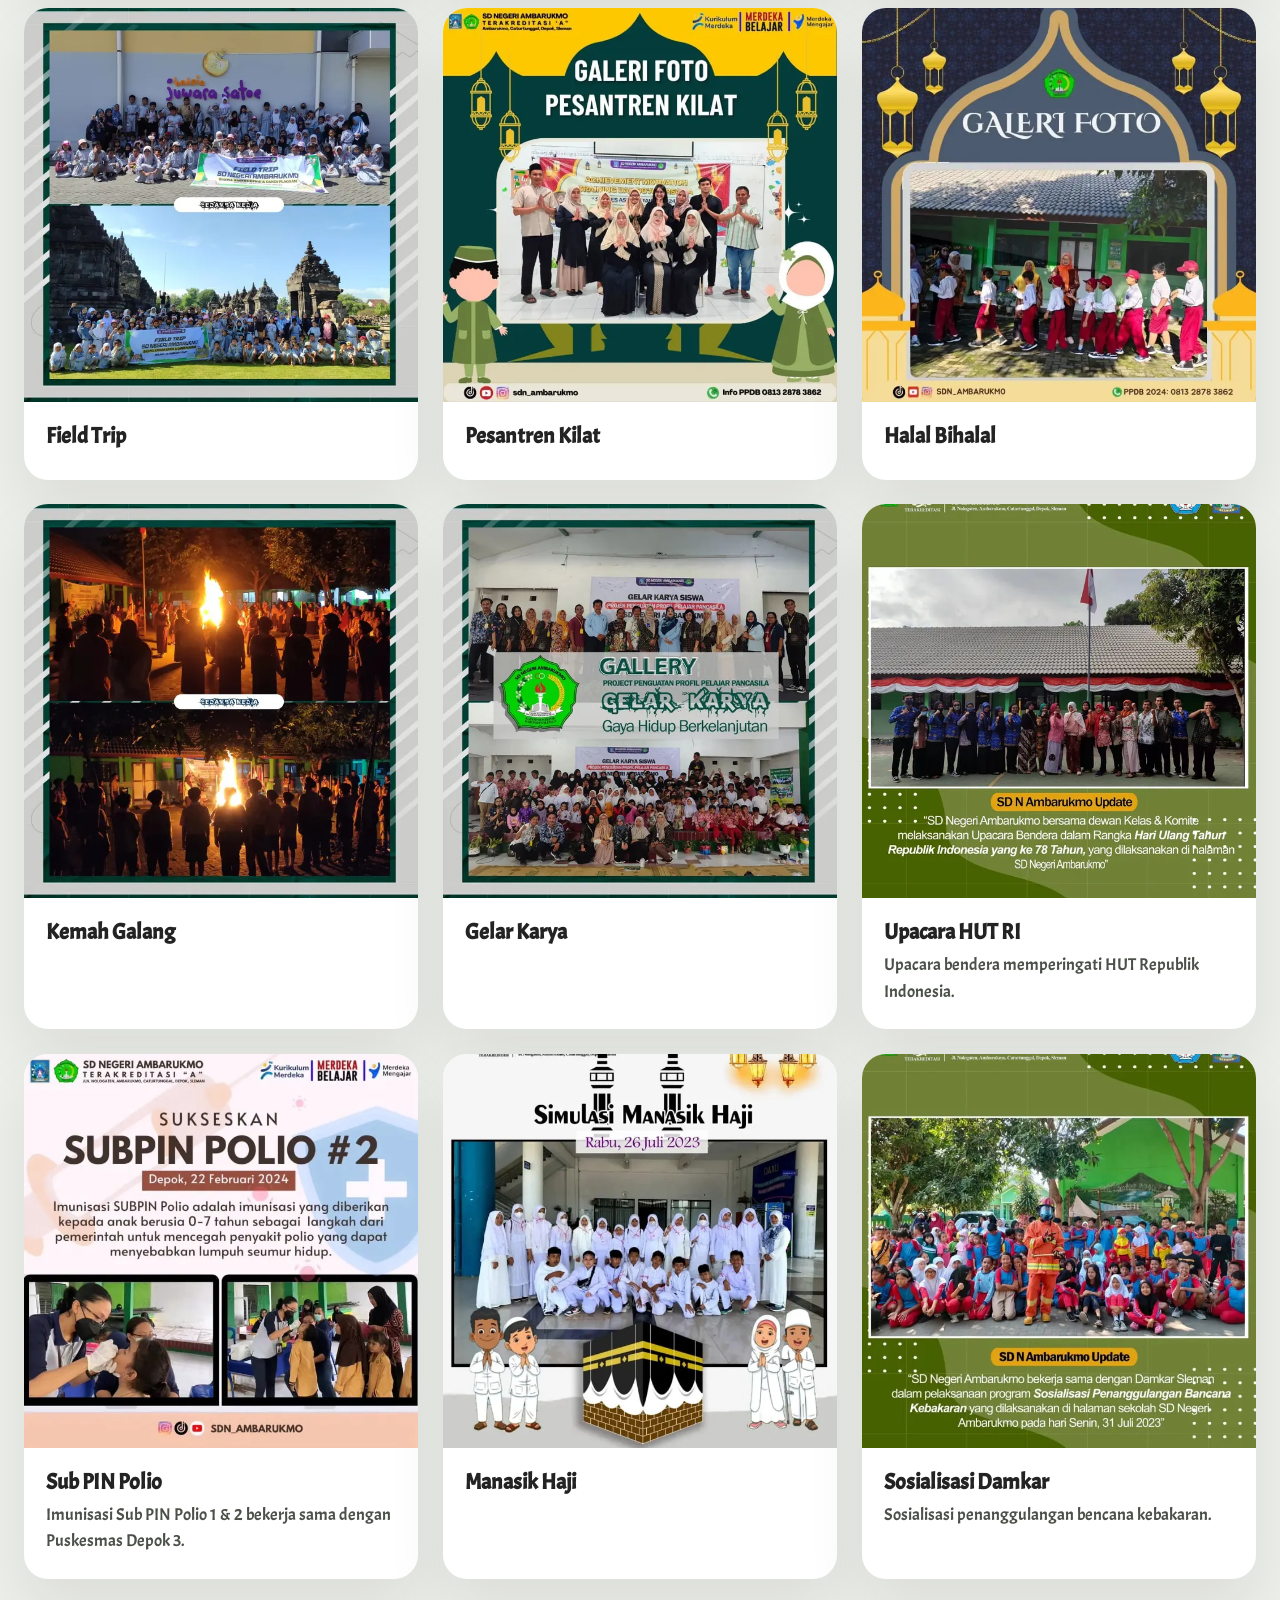
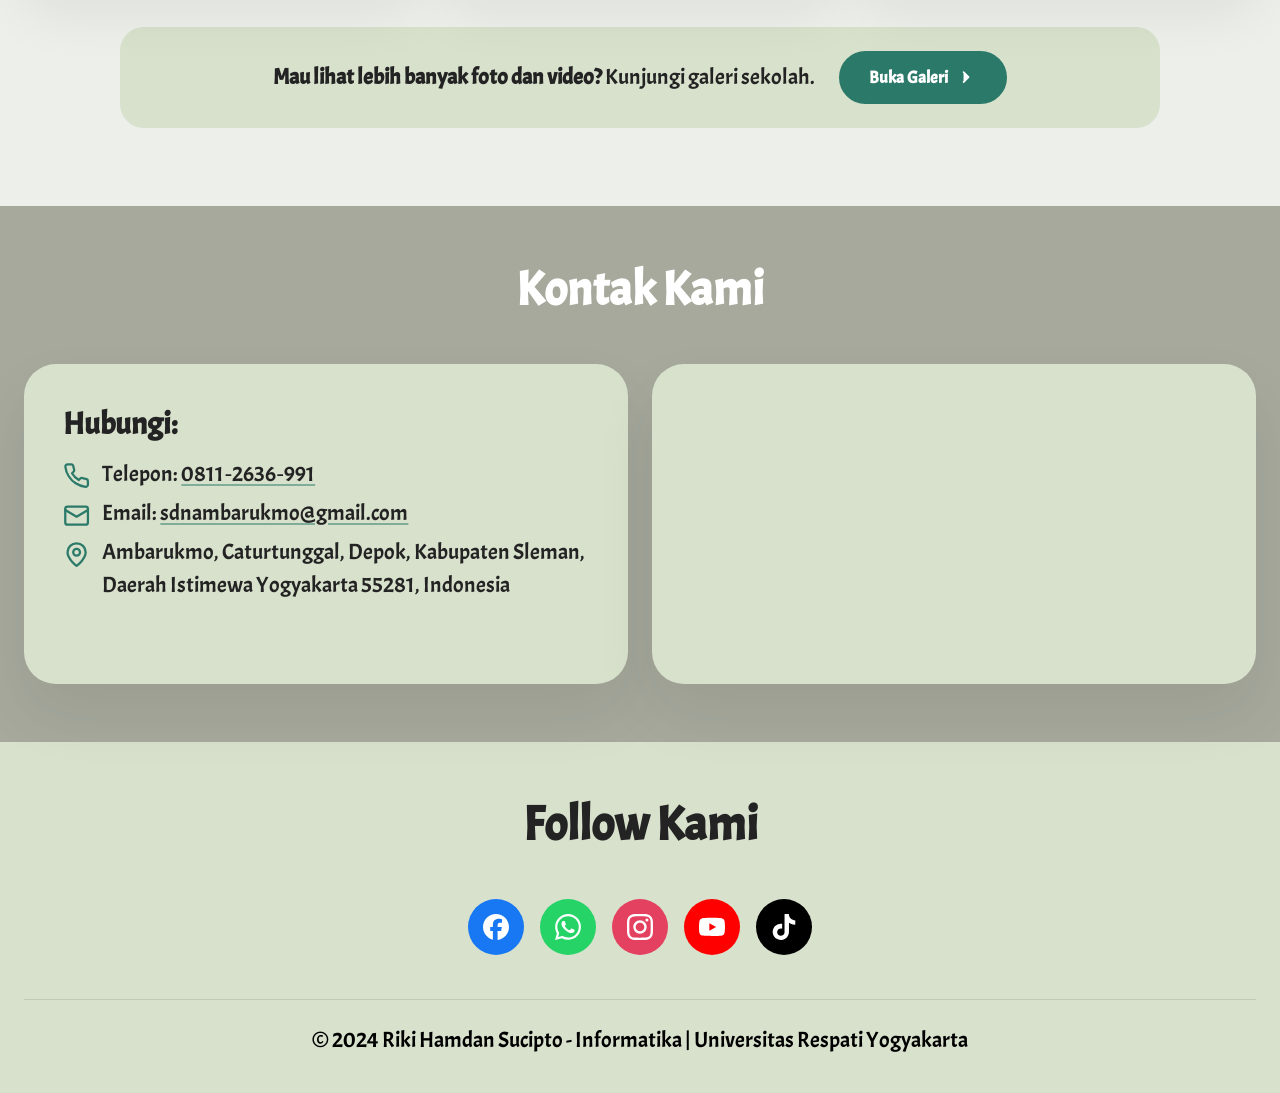
<file: kegiatan-sekolah.html>
<!DOCTYPE html>
<html lang="id">
<head>
<meta charset="utf-8">
<meta name="viewport" content="width=device-width, initial-scale=1">
<title>Kegiatan Sekolah | SD Negeri Ambarukmo</title>
<meta name="description" content="Dokumentasi kegiatan SD Negeri Ambarukmo: upacara, field trip, pesantren kilat, kemah galang, gelar karya, manasik haji, dan lainnya.">
<meta name="theme-color" content="#2b7a69">
<meta property="og:type" content="website">
<meta property="og:title" content="Kegiatan Sekolah | SD Negeri Ambarukmo">
<meta property="og:description" content="Dokumentasi kegiatan SD Negeri Ambarukmo: upacara, field trip, pesantren kilat, kemah galang, gelar karya, manasik haji, dan lainnya.">
<meta property="og:image" content="assets/img/foto-bersama.webp">
<link rel="icon" href="assets/img/logo-sd-2.webp" type="image/webp">
<link rel="preload" href="assets/fonts/acme-400.woff2" as="font" type="font/woff2" crossorigin>
<link rel="stylesheet" href="assets/css/style.css?v=5cf691ba">
<script src="assets/js/content.js?v=f4596e85" defer></script>
<style>@media (max-width:767px){[style*="assets/img/ganti-bg-sdn.webp"]{background-image:url(assets/img/ganti-bg-sdn-640.webp)!important}}</style>
<script>document.documentElement.classList.add('js')</script>
</head>
<body>
<a class="skip-link" href="#konten">Langsung ke konten</a>
<header class="site-header">
  <nav class="navbar" aria-label="Menu utama">
    <a class="brand" href="index.html">
      <img src="assets/img/logo-sd-2.webp" width="66" height="62" alt="Logo SD Negeri Ambarukmo">
      <span class="brand__text">SD Negeri Ambarukmo<span class="brand__sep"> | </span><span class="brand__badge">Akreditasi A</span></span>
    </a>
    <button type="button" class="nav-toggle" aria-expanded="false" aria-controls="menu-utama" aria-label="Buka menu"><span></span><span></span><span></span></button>
    <div class="nav" id="menu-utama">
      <ul class="nav__list">
        <li class="nav__item"><a class="nav__link" href="index.html">Beranda</a></li>
        <li class="nav__item nav__item--dropdown">
          <button type="button" class="nav__link" aria-expanded="false" aria-controls="dd-1">Profil<svg class="nav__caret" viewBox="0 0 24 24" fill="none" stroke="currentColor" stroke-width="2" stroke-linecap="round" stroke-linejoin="round" aria-hidden="true"><path d="m6 9 6 6 6-6"/></svg></button>
          <div class="dropdown" id="dd-1"><ul class="dropdown__list">
            <li><a href="visi-misi.html">Visi &amp; Misi</a></li>
            <li><a href="guru-pegawai.html">Guru &amp; Pegawai</a></li>
          </ul></div>
        </li>
        <li class="nav__item nav__item--dropdown">
          <button type="button" class="nav__link" aria-expanded="false" aria-controls="dd-2">Informasi<svg class="nav__caret" viewBox="0 0 24 24" fill="none" stroke="currentColor" stroke-width="2" stroke-linecap="round" stroke-linejoin="round" aria-hidden="true"><path d="m6 9 6 6 6-6"/></svg></button>
          <div class="dropdown" id="dd-2"><ul class="dropdown__list">
            <li><a href="pendaftaran.html">Pendaftaran</a></li>
            <li><a href="pengumuman.html">Pengumuman</a></li>
            <li><a href="fasilitas.html">Fasilitas</a></li>
          </ul></div>
        </li>
        <li class="nav__item nav__item--dropdown">
          <button type="button" class="nav__link" aria-expanded="false" aria-controls="dd-3" data-active>Kegiatan<svg class="nav__caret" viewBox="0 0 24 24" fill="none" stroke="currentColor" stroke-width="2" stroke-linecap="round" stroke-linejoin="round" aria-hidden="true"><path d="m6 9 6 6 6-6"/></svg></button>
          <div class="dropdown" id="dd-3"><ul class="dropdown__list">
            <li><a href="ekstrakurikuler.html">Ekstrakurikuler</a></li>
            <li><a href="kegiatan-sekolah.html" aria-current="page">Kegiatan Sekolah</a></li>
            <li><a href="komunitas-sedamba.html">Komunitas Belajar SEDAMBA</a></li>
            <li><a href="parenting.html">Kegiatan Parenting</a></li>
          </ul></div>
        </li>
        <li class="nav__item"><a class="nav__link" href="galeri.html">Galeri</a></li>
        <li class="nav__item"><a class="nav__link" href="hubungi-kami.html">Hubungi Kami</a></li>
      </ul>
    </div>
  </nav>
</header>
<main id="konten">
<section class="hero parallax" style="background-image:url(assets/img/ganti-bg-sdn.webp)">
  <div class="container">
    <h1 class="d2"><b>SD Negeri Ambarukmo</b></h1>
    <div class="ph hero__img"><img src="assets/img/foto-bersama.webp" srcset="assets/img/foto-bersama-640.webp 640w, assets/img/foto-bersama.webp 1200w" sizes="(max-width: 860px) 100vw, 816px" width="1200" height="676" alt="Foto bersama siswa dan guru di halaman SD Negeri Ambarukmo" fetchpriority="high" decoding="async"></div>
  </div>
</section>
<section class="section" style="--bg-color:var(--light)" aria-labelledby="kegiatan">
  <div class="container">
    <header class="page-intro" data-reveal>
      <p class="eyebrow">Kegiatan</p>
      <h2 class="d2" id="kegiatan"><b>Kegiatan Sekolah</b></h2>
      <p class="d7">Beragam kegiatan pembiasaan, keagamaan, kebangsaan, dan pembelajaran di luar kelas bersama warga SD Negeri Ambarukmo.</p>
    </header>
    <div class="activity-grid" data-dyn="kegiatan_sekolah">
      <article class="activity-card" data-reveal style="--delay:0ms">
        <button type="button" class="ph zoomable activity-card__img" data-lightbox="kegiatan" data-full="assets/img/ig-7d968d6d-1.webp" aria-label="Perbesar foto: Upacara Bendera Hari Senin"><img src="assets/img/ig-7d968d6d-1.webp" width="696" height="696" alt="Upacara Bendera Hari Senin" loading="lazy" decoding="async"></button>
        <div class="activity-card__body">
          <h3 class="d7"><b>Upacara Bendera Hari Senin</b></h3>
          <p>Pembiasaan rutin setiap hari Senin.</p>
        </div>
      </article>
      <article class="activity-card" data-reveal style="--delay:80ms">
        <button type="button" class="ph zoomable activity-card__img" data-lightbox="kegiatan" data-full="assets/img/ig-73686802-1.webp" aria-label="Perbesar foto: Sosialisasi Anti-Bullying"><img src="assets/img/ig-73686802-1.webp" srcset="assets/img/ig-73686802-1-640.webp 640w, assets/img/ig-73686802-1.webp 1200w" sizes="(max-width: 639px) 100vw, (max-width: 991px) 50vw, 400px" width="1200" height="1418" alt="Sosialisasi Anti-Bullying" loading="lazy" decoding="async"></button>
        <div class="activity-card__body">
          <h3 class="d7"><b>Sosialisasi Anti-Bullying</b></h3>
          <p>Sosialisasi anti-bullying dan etika berlalu lintas kepada peserta didik.</p>
        </div>
      </article>
      <article class="activity-card" data-reveal style="--delay:160ms">
        <button type="button" class="ph zoomable activity-card__img" data-lightbox="kegiatan" data-full="assets/img/ig-39e22f78-2.webp" aria-label="Perbesar foto: Senam Massal Haornas 2023"><img src="assets/img/ig-39e22f78-2.webp" srcset="assets/img/ig-39e22f78-2-640.webp 640w, assets/img/ig-39e22f78-2.webp 1200w" sizes="(max-width: 639px) 100vw, (max-width: 991px) 50vw, 400px" width="1200" height="1418" alt="Senam Massal Haornas 2023" loading="lazy" decoding="async"></button>
        <div class="activity-card__body">
          <h3 class="d7"><b>Senam Massal Haornas 2023</b></h3>
          <p>Senam massal memperingati Hari Olahraga Nasional, Sabtu 9 September 2023 di halaman sekolah.</p>
        </div>
      </article>
      <article class="activity-card" data-reveal style="--delay:0ms">
        <button type="button" class="ph zoomable activity-card__img" data-lightbox="kegiatan" data-full="assets/img/ig-84dd0b1d-2.webp" aria-label="Perbesar foto: Field Trip"><img src="assets/img/ig-84dd0b1d-2.webp" srcset="assets/img/ig-84dd0b1d-2-640.webp 640w, assets/img/ig-84dd0b1d-2.webp 1200w" sizes="(max-width: 639px) 100vw, (max-width: 991px) 50vw, 400px" width="1200" height="1418" alt="Field Trip" loading="lazy" decoding="async"></button>
        <div class="activity-card__body">
          <h3 class="d7"><b>Field Trip</b></h3>
          
        </div>
      </article>
      <article class="activity-card" data-reveal style="--delay:80ms">
        <button type="button" class="ph zoomable activity-card__img" data-lightbox="kegiatan" data-full="assets/img/ig-e4b73281-2.webp" aria-label="Perbesar foto: Pesantren Kilat"><img src="assets/img/ig-e4b73281-2.webp" width="696" height="696" alt="Pesantren Kilat" loading="lazy" decoding="async"></button>
        <div class="activity-card__body">
          <h3 class="d7"><b>Pesantren Kilat</b></h3>
          
        </div>
      </article>
      <article class="activity-card" data-reveal style="--delay:160ms">
        <button type="button" class="ph zoomable activity-card__img" data-lightbox="kegiatan" data-full="assets/img/ig-b7dacc47-1.webp" aria-label="Perbesar foto: Halal Bihalal"><img src="assets/img/ig-b7dacc47-1.webp" width="696" height="696" alt="Halal Bihalal" loading="lazy" decoding="async"></button>
        <div class="activity-card__body">
          <h3 class="d7"><b>Halal Bihalal</b></h3>
          
        </div>
      </article>
      <article class="activity-card" data-reveal style="--delay:0ms">
        <button type="button" class="ph zoomable activity-card__img" data-lightbox="kegiatan" data-full="assets/img/ig-b4a36a14-1.webp" aria-label="Perbesar foto: Kemah Galang"><img src="assets/img/ig-b4a36a14-1.webp" srcset="assets/img/ig-b4a36a14-1-640.webp 640w, assets/img/ig-b4a36a14-1.webp 1200w" sizes="(max-width: 639px) 100vw, (max-width: 991px) 50vw, 400px" width="1200" height="1418" alt="Kemah Galang" loading="lazy" decoding="async"></button>
        <div class="activity-card__body">
          <h3 class="d7"><b>Kemah Galang</b></h3>
          
        </div>
      </article>
      <article class="activity-card" data-reveal style="--delay:80ms">
        <button type="button" class="ph zoomable activity-card__img" data-lightbox="kegiatan" data-full="assets/img/ig-0b101632-1.webp" aria-label="Perbesar foto: Gelar Karya"><img src="assets/img/ig-0b101632-1.webp" srcset="assets/img/ig-0b101632-1-640.webp 640w, assets/img/ig-0b101632-1.webp 1200w" sizes="(max-width: 639px) 100vw, (max-width: 991px) 50vw, 400px" width="1200" height="1418" alt="Gelar Karya" loading="lazy" decoding="async"></button>
        <div class="activity-card__body">
          <h3 class="d7"><b>Gelar Karya</b></h3>
          
        </div>
      </article>
      <article class="activity-card" data-reveal style="--delay:160ms">
        <button type="button" class="ph zoomable activity-card__img" data-lightbox="kegiatan" data-full="assets/img/ig-762e40aa.webp" aria-label="Perbesar foto: Upacara HUT RI"><img src="assets/img/ig-762e40aa.webp" srcset="assets/img/ig-762e40aa-640.webp 640w, assets/img/ig-762e40aa.webp 1200w" sizes="(max-width: 639px) 100vw, (max-width: 991px) 50vw, 400px" width="1200" height="1418" alt="Upacara HUT RI" loading="lazy" decoding="async"></button>
        <div class="activity-card__body">
          <h3 class="d7"><b>Upacara HUT RI</b></h3>
          <p>Upacara bendera memperingati HUT Republik Indonesia.</p>
        </div>
      </article>
      <article class="activity-card" data-reveal style="--delay:0ms">
        <button type="button" class="ph zoomable activity-card__img" data-lightbox="kegiatan" data-full="assets/img/ig-838bd03e.webp" aria-label="Perbesar foto: Sub PIN Polio"><img src="assets/img/ig-838bd03e.webp" width="696" height="696" alt="Sub PIN Polio" loading="lazy" decoding="async"></button>
        <div class="activity-card__body">
          <h3 class="d7"><b>Sub PIN Polio</b></h3>
          <p>Imunisasi Sub PIN Polio 1 &amp; 2 bekerja sama dengan Puskesmas Depok 3.</p>
        </div>
      </article>
      <article class="activity-card" data-reveal style="--delay:80ms">
        <button type="button" class="ph zoomable activity-card__img" data-lightbox="kegiatan" data-full="assets/img/manasik.webp" aria-label="Perbesar foto: Manasik Haji"><img src="assets/img/manasik.webp" width="696" height="823" alt="Manasik Haji" loading="lazy" decoding="async"></button>
        <div class="activity-card__body">
          <h3 class="d7"><b>Manasik Haji</b></h3>
          
        </div>
      </article>
      <article class="activity-card" data-reveal style="--delay:160ms">
        <button type="button" class="ph zoomable activity-card__img" data-lightbox="kegiatan" data-full="assets/img/damkar.webp" aria-label="Perbesar foto: Sosialisasi Damkar"><img src="assets/img/damkar.webp" width="696" height="823" alt="Sosialisasi Damkar" loading="lazy" decoding="async"></button>
        <div class="activity-card__body">
          <h3 class="d7"><b>Sosialisasi Damkar</b></h3>
          <p>Sosialisasi penanggulangan bencana kebakaran.</p>
        </div>
      </article>
    </div>
    <aside class="follow-note" data-reveal>
      <p class="d7"><b>Mau lihat lebih banyak foto dan video?</b> Kunjungi galeri sekolah.</p>
      <a class="btn" href="galeri.html">Buka Galeri <svg viewBox="0 0 24 24" fill="none" stroke="currentColor" stroke-width="2" stroke-linecap="round" stroke-linejoin="round" aria-hidden="true"><path d="m9 18 6-6-6-6"/></svg></a>
    </aside>
  </div>
</section>
<section class="section section--tight section--contact" aria-labelledby="kontak">
  <div class="container">
    <h2 class="d2 title section-title" id="kontak" data-reveal><b>Kontak Kami</b></h2>
    <div class="contact">
      <div class="contact__card" data-reveal>
        <h3 class="d5"><b>Hubungi:</b></h3>
        <ul class="contact__list d7">
          <li><svg viewBox="0 0 24 24" fill="none" stroke="currentColor" stroke-width="2" stroke-linecap="round" stroke-linejoin="round" aria-hidden="true"><path d="M22 16.9v3a2 2 0 0 1-2.2 2 19.8 19.8 0 0 1-8.6-3.1 19.5 19.5 0 0 1-6-6A19.8 19.8 0 0 1 2.1 4.2 2 2 0 0 1 4.1 2h3a2 2 0 0 1 2 1.7c.1 1 .4 1.9.7 2.8a2 2 0 0 1-.5 2.1L8 9.9a16 16 0 0 0 6 6l1.3-1.3a2 2 0 0 1 2.1-.4c.9.3 1.8.6 2.8.7a2 2 0 0 1 1.7 2z"/></svg><span>Telepon: <a href="tel:+628112636991">0811&#8209;2636&#8209;991</a></span></li>
          
          <li><svg viewBox="0 0 24 24" fill="none" stroke="currentColor" stroke-width="2" stroke-linecap="round" stroke-linejoin="round" aria-hidden="true"><rect x="2" y="4" width="20" height="16" rx="2"/><path d="m22 7-10 6L2 7"/></svg><span>Email: <a href="mailto:sdnambarukmo@gmail.com">sdnambarukmo@gmail.com</a></span></li>
          <li><svg viewBox="0 0 24 24" fill="none" stroke="currentColor" stroke-width="2" stroke-linecap="round" stroke-linejoin="round" aria-hidden="true"><path d="M20 10c0 6-8 12-8 12S4 16 4 10a8 8 0 0 1 16 0z"/><circle cx="12" cy="10" r="3"/></svg><span>Ambarukmo, Caturtunggal, Depok, Kabupaten Sleman, Daerah Istimewa Yogyakarta 55281, Indonesia</span></li>
        </ul>
      </div>
      <div class="map" data-reveal style="--delay:120ms">
        <iframe src="https://www.google.com/maps?q=SD+Negeri+Ambarukmo,+Caturtunggal,+Depok,+Sleman&output=embed" title="Peta lokasi SD Negeri Ambarukmo" loading="lazy" referrerpolicy="no-referrer-when-downgrade"></iframe>
      </div>
    </div>
  </div>
</section>
</main>
<footer class="site-footer" aria-labelledby="follow">
  <div class="container">
    <h2 class="d2 title" id="follow" data-reveal><b>Follow Kami</b></h2>
    <div class="social" data-reveal>
      <a href="https://www.facebook.com/sdnambarukmo" target="_blank" rel="noopener" style="--c:#1877f2" aria-label="Facebook SD Negeri Ambarukmo"><svg viewBox="0 0 24 24" aria-hidden="true"><path d="M9.101 23.691v-7.98H6.627v-3.667h2.474v-1.58c0-4.085 1.848-5.978 5.858-5.978.401 0 .955.042 1.468.103a8.68 8.68 0 0 1 1.141.195v3.325a8.623 8.623 0 0 0-.653-.036 26.805 26.805 0 0 0-.733-.009c-.707 0-1.259.096-1.675.309a1.686 1.686 0 0 0-.679.622c-.258.42-.374.995-.374 1.752v1.297h3.919l-.386 2.103-.287 1.564h-3.246v8.245C19.396 23.238 24 18.179 24 12.044c0-6.627-5.373-12-12-12s-12 5.373-12 12c0 5.628 3.874 10.35 9.101 11.647Z"/></svg></a>
      <a href="https://wa.me/6281328783862" target="_blank" rel="noopener" style="--c:#25d366" aria-label="WhatsApp SD Negeri Ambarukmo"><svg viewBox="0 0 24 24" aria-hidden="true"><path d="M17.472 14.382c-.297-.149-1.758-.867-2.03-.967-.273-.099-.471-.148-.67.15-.197.297-.767.966-.94 1.164-.173.199-.347.223-.644.075-.297-.15-1.255-.463-2.39-1.475-.883-.788-1.48-1.761-1.653-2.059-.173-.297-.018-.458.13-.606.134-.133.298-.347.446-.52.149-.174.198-.298.298-.497.099-.198.05-.371-.025-.52-.075-.149-.669-1.612-.916-2.207-.242-.579-.487-.5-.669-.51-.173-.008-.371-.01-.57-.01-.198 0-.52.074-.792.372-.272.297-1.04 1.016-1.04 2.479 0 1.462 1.065 2.875 1.213 3.074.149.198 2.096 3.2 5.077 4.487.709.306 1.262.489 1.694.625.712.227 1.36.195 1.871.118.571-.085 1.758-.719 2.006-1.413.248-.694.248-1.289.173-1.413-.074-.124-.272-.198-.57-.347m-5.421 7.403h-.004a9.87 9.87 0 01-5.031-1.378l-.361-.214-3.741.982.998-3.648-.235-.374a9.86 9.86 0 01-1.51-5.26c.001-5.45 4.436-9.884 9.888-9.884 2.64 0 5.122 1.03 6.988 2.898a9.825 9.825 0 012.893 6.994c-.003 5.45-4.437 9.884-9.885 9.884m8.413-18.297A11.815 11.815 0 0012.05 0C5.495 0 .16 5.335.157 11.892c0 2.096.547 4.142 1.588 5.945L.057 24l6.305-1.654a11.882 11.882 0 005.683 1.448h.005c6.554 0 11.89-5.335 11.893-11.893a11.821 11.821 0 00-3.48-8.413Z"/></svg></a>
      <a href="https://www.instagram.com/sdn_ambarukmo" target="_blank" rel="noopener" style="--c:#e4405f" aria-label="Instagram SD Negeri Ambarukmo"><svg viewBox="0 0 24 24" aria-hidden="true"><path d="M7.0301.084c-1.2768.0602-2.1487.264-2.911.5634-.7888.3075-1.4575.72-2.1228 1.3877-.6652.6677-1.075 1.3368-1.3802 2.127-.2954.7638-.4956 1.6365-.552 2.914-.0564 1.2775-.0689 1.6882-.0626 4.947.0062 3.2586.0206 3.6671.0825 4.9473.061 1.2765.264 2.1482.5635 2.9107.308.7889.72 1.4573 1.388 2.1228.6679.6655 1.3365 1.0743 2.1285 1.38.7632.295 1.6361.4961 2.9134.552 1.2773.056 1.6884.069 4.9462.0627 3.2578-.0062 3.668-.0207 4.9478-.0814 1.28-.0607 2.147-.2652 2.9098-.5633.7889-.3086 1.4578-.72 2.1228-1.3881.665-.6682 1.0745-1.3378 1.3795-2.1284.2957-.7632.4966-1.636.552-2.9124.056-1.2809.0692-1.6898.063-4.948-.0063-3.2583-.021-3.6668-.0817-4.9465-.0607-1.2797-.264-2.1487-.5633-2.9117-.3084-.7889-.72-1.4568-1.3876-2.1228C21.2982 1.33 20.628.9208 19.8378.6165 19.074.321 18.2017.1197 16.9244.0645 15.6471.0093 15.236-.005 11.977.0014 8.718.0076 8.31.0215 7.0301.0839m.1402 21.6932c-1.17-.0509-1.8053-.2453-2.2287-.408-.5606-.216-.96-.4771-1.3819-.895-.422-.4178-.6811-.8186-.9-1.378-.1644-.4234-.3624-1.058-.4171-2.228-.0595-1.2645-.072-1.6442-.079-4.848-.007-3.2037.0053-3.583.0607-4.848.05-1.169.2456-1.805.408-2.2282.216-.5613.4762-.96.895-1.3816.4188-.4217.8184-.6814 1.3783-.9003.423-.1651 1.0575-.3614 2.227-.4171 1.2655-.06 1.6447-.072 4.848-.079 3.2033-.007 3.5835.005 4.8495.0608 1.169.0508 1.8053.2445 2.228.408.5608.216.96.4754 1.3816.895.4217.4194.6816.8176.9005 1.3787.1653.4217.3617 1.056.4169 2.2263.0602 1.2655.0739 1.645.0796 4.848.0058 3.203-.0055 3.5834-.061 4.848-.051 1.17-.245 1.8055-.408 2.2294-.216.5604-.4763.96-.8954 1.3814-.419.4215-.8181.6811-1.3783.9-.4224.1649-1.0577.3617-2.2262.4174-1.2656.0595-1.6448.072-4.8493.079-3.2045.007-3.5825-.006-4.848-.0608M16.953 5.5864A1.44 1.44 0 1 0 18.39 4.144a1.44 1.44 0 0 0-1.437 1.4424M5.8385 12.012c.0067 3.4032 2.7706 6.1557 6.173 6.1493 3.4026-.0065 6.157-2.7701 6.1506-6.1733-.0065-3.4032-2.771-6.1565-6.174-6.1498-3.403.0067-6.156 2.771-6.1496 6.1738M8 12.0077a4 4 0 1 1 4.008 3.9921A3.9996 3.9996 0 0 1 8 12.0077"/></svg></a>
      <a href="https://www.youtube.com/@sdnambarukmo7962" target="_blank" rel="noopener" style="--c:#ff0000" aria-label="YouTube SD Negeri Ambarukmo"><svg viewBox="0 0 24 24" aria-hidden="true"><path d="M23.498 6.186a3.016 3.016 0 0 0-2.122-2.136C19.505 3.545 12 3.545 12 3.545s-7.505 0-9.377.505A3.017 3.017 0 0 0 .502 6.186C0 8.07 0 12 0 12s0 3.93.502 5.814a3.016 3.016 0 0 0 2.122 2.136c1.871.505 9.376.505 9.376.505s7.505 0 9.377-.505a3.015 3.015 0 0 0 2.122-2.136C24 15.93 24 12 24 12s0-3.93-.502-5.814zM9.545 15.568V8.432L15.818 12l-6.273 3.568z"/></svg></a>
      <a href="https://www.tiktok.com/@sdnegeriambarukmo" target="_blank" rel="noopener" style="--c:#000000" aria-label="TikTok SD Negeri Ambarukmo"><svg viewBox="0 0 24 24" aria-hidden="true"><path d="M12.525.02c1.31-.02 2.61-.01 3.91-.02.08 1.53.63 3.09 1.75 4.17 1.12 1.11 2.7 1.62 4.24 1.79v4.03c-1.44-.05-2.89-.35-4.2-.97-.57-.26-1.1-.59-1.62-.93-.01 2.92.01 5.84-.02 8.75-.08 1.4-.54 2.79-1.35 3.94-1.31 1.92-3.58 3.17-5.91 3.21-1.43.08-2.86-.31-4.08-1.03-2.02-1.19-3.44-3.37-3.65-5.71-.02-.5-.03-1-.01-1.49.18-1.9 1.12-3.72 2.58-4.96 1.66-1.44 3.98-2.13 6.15-1.72.02 1.48-.04 2.96-.04 4.44-.99-.32-2.15-.23-3.02.37-.63.41-1.11 1.04-1.36 1.75-.21.51-.15 1.07-.14 1.61.24 1.64 1.82 3.02 3.5 2.87 1.12-.01 2.19-.66 2.77-1.61.19-.33.4-.67.41-1.06.1-1.79.06-3.57.07-5.36.01-4.03-.01-8.05.02-12.07z"/></svg></a>
    </div>
    <p class="copyright d7">© 2024 Riki Hamdan Sucipto - Informatika | Universitas Respati Yogyakarta</p>
  </div>
</footer>
<script src="assets/js/main.js?v=32d5969f" defer></script>
</body>
</html>
</file>
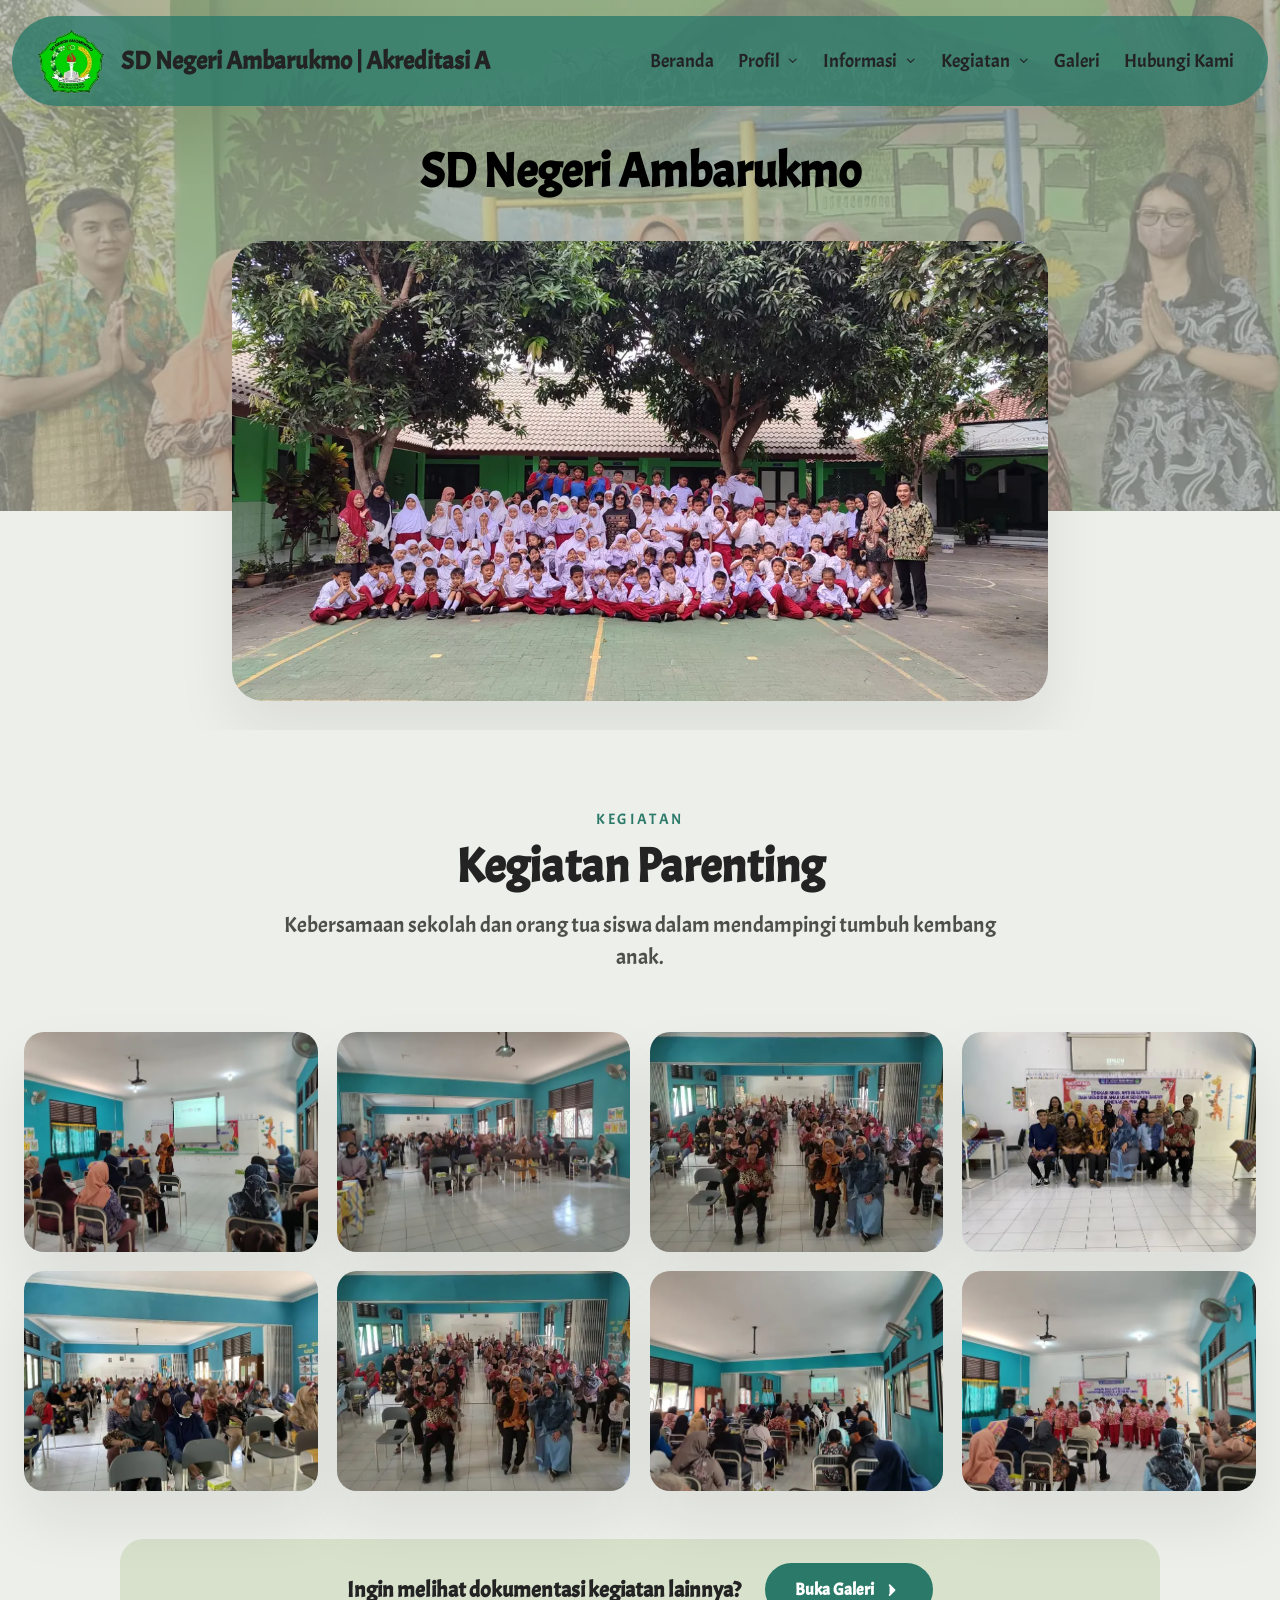
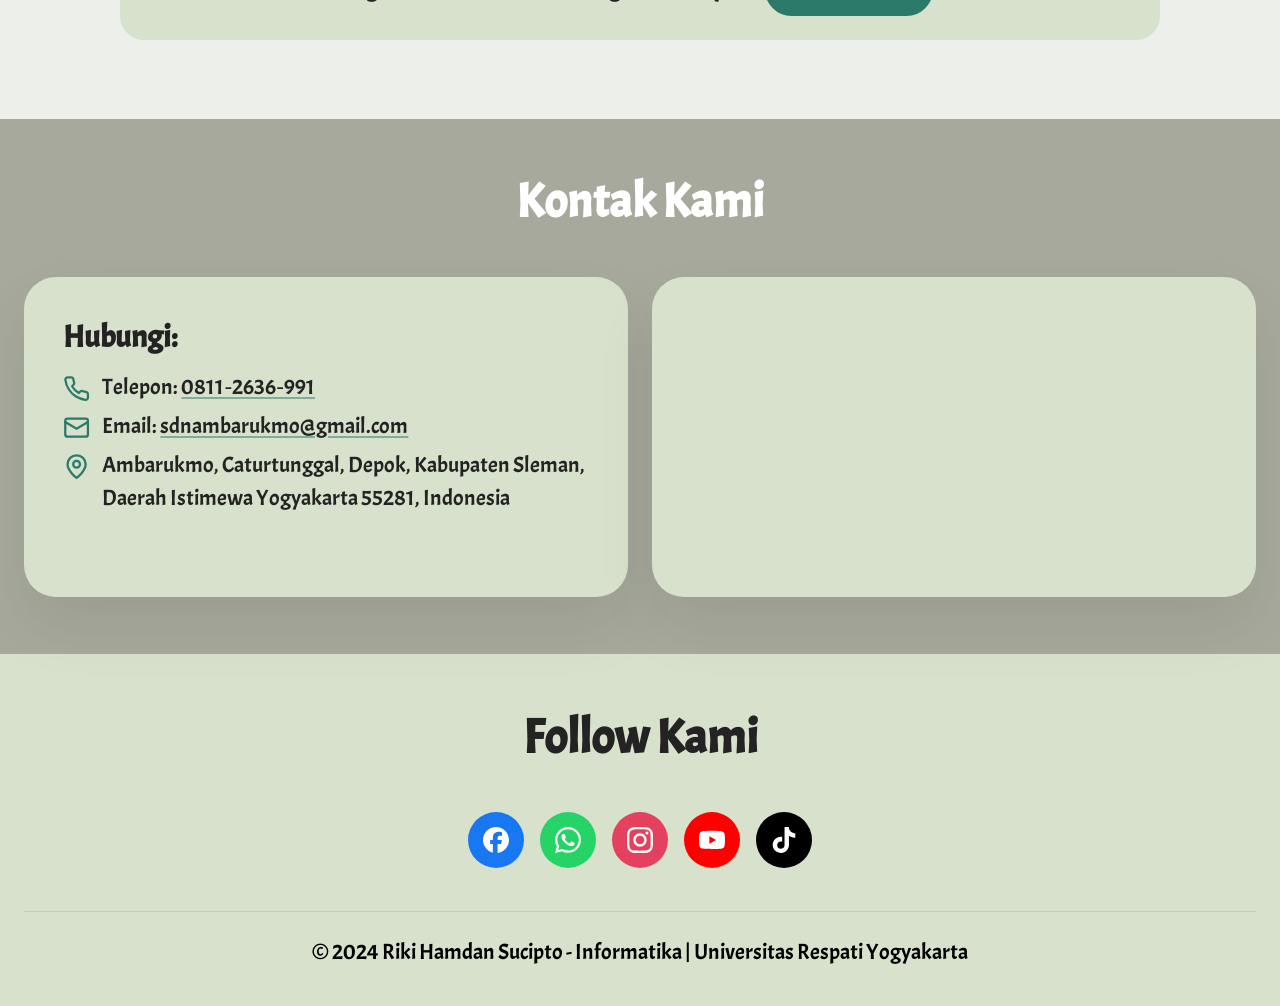
<file: parenting.html>
<!DOCTYPE html>
<html lang="id">
<head>
<meta charset="utf-8">
<meta name="viewport" content="width=device-width, initial-scale=1">
<title>Kegiatan Parenting | SD Negeri Ambarukmo</title>
<meta name="description" content="Dokumentasi kegiatan parenting bersama orang tua siswa SD Negeri Ambarukmo.">
<meta name="theme-color" content="#2b7a69">
<meta property="og:type" content="website">
<meta property="og:title" content="Kegiatan Parenting | SD Negeri Ambarukmo">
<meta property="og:description" content="Dokumentasi kegiatan parenting bersama orang tua siswa SD Negeri Ambarukmo.">
<meta property="og:image" content="assets/img/foto-bersama.webp">
<link rel="icon" href="assets/img/logo-sd-2.webp" type="image/webp">
<link rel="preload" href="assets/fonts/acme-400.woff2" as="font" type="font/woff2" crossorigin>
<link rel="stylesheet" href="assets/css/style.css?v=5cf691ba">
<script src="assets/js/content.js?v=f4596e85" defer></script>
<style>@media (max-width:767px){[style*="assets/img/ganti-bg-sdn.webp"]{background-image:url(assets/img/ganti-bg-sdn-640.webp)!important}}</style>
<script>document.documentElement.classList.add('js')</script>
</head>
<body>
<a class="skip-link" href="#konten">Langsung ke konten</a>
<header class="site-header">
  <nav class="navbar" aria-label="Menu utama">
    <a class="brand" href="index.html">
      <img src="assets/img/logo-sd-2.webp" width="66" height="62" alt="Logo SD Negeri Ambarukmo">
      <span class="brand__text">SD Negeri Ambarukmo<span class="brand__sep"> | </span><span class="brand__badge">Akreditasi A</span></span>
    </a>
    <button type="button" class="nav-toggle" aria-expanded="false" aria-controls="menu-utama" aria-label="Buka menu"><span></span><span></span><span></span></button>
    <div class="nav" id="menu-utama">
      <ul class="nav__list">
        <li class="nav__item"><a class="nav__link" href="index.html">Beranda</a></li>
        <li class="nav__item nav__item--dropdown">
          <button type="button" class="nav__link" aria-expanded="false" aria-controls="dd-1">Profil<svg class="nav__caret" viewBox="0 0 24 24" fill="none" stroke="currentColor" stroke-width="2" stroke-linecap="round" stroke-linejoin="round" aria-hidden="true"><path d="m6 9 6 6 6-6"/></svg></button>
          <div class="dropdown" id="dd-1"><ul class="dropdown__list">
            <li><a href="visi-misi.html">Visi &amp; Misi</a></li>
            <li><a href="guru-pegawai.html">Guru &amp; Pegawai</a></li>
          </ul></div>
        </li>
        <li class="nav__item nav__item--dropdown">
          <button type="button" class="nav__link" aria-expanded="false" aria-controls="dd-2">Informasi<svg class="nav__caret" viewBox="0 0 24 24" fill="none" stroke="currentColor" stroke-width="2" stroke-linecap="round" stroke-linejoin="round" aria-hidden="true"><path d="m6 9 6 6 6-6"/></svg></button>
          <div class="dropdown" id="dd-2"><ul class="dropdown__list">
            <li><a href="pendaftaran.html">Pendaftaran</a></li>
            <li><a href="pengumuman.html">Pengumuman</a></li>
            <li><a href="fasilitas.html">Fasilitas</a></li>
          </ul></div>
        </li>
        <li class="nav__item nav__item--dropdown">
          <button type="button" class="nav__link" aria-expanded="false" aria-controls="dd-3" data-active>Kegiatan<svg class="nav__caret" viewBox="0 0 24 24" fill="none" stroke="currentColor" stroke-width="2" stroke-linecap="round" stroke-linejoin="round" aria-hidden="true"><path d="m6 9 6 6 6-6"/></svg></button>
          <div class="dropdown" id="dd-3"><ul class="dropdown__list">
            <li><a href="ekstrakurikuler.html">Ekstrakurikuler</a></li>
            <li><a href="kegiatan-sekolah.html">Kegiatan Sekolah</a></li>
            <li><a href="komunitas-sedamba.html">Komunitas Belajar SEDAMBA</a></li>
            <li><a href="parenting.html" aria-current="page">Kegiatan Parenting</a></li>
          </ul></div>
        </li>
        <li class="nav__item"><a class="nav__link" href="galeri.html">Galeri</a></li>
        <li class="nav__item"><a class="nav__link" href="hubungi-kami.html">Hubungi Kami</a></li>
      </ul>
    </div>
  </nav>
</header>
<main id="konten">
<section class="hero parallax" style="background-image:url(assets/img/ganti-bg-sdn.webp)">
  <div class="container">
    <h1 class="d2"><b>SD Negeri Ambarukmo</b></h1>
    <div class="ph hero__img"><img src="assets/img/foto-bersama.webp" srcset="assets/img/foto-bersama-640.webp 640w, assets/img/foto-bersama.webp 1200w" sizes="(max-width: 860px) 100vw, 816px" width="1200" height="676" alt="Foto bersama siswa dan guru di halaman SD Negeri Ambarukmo" fetchpriority="high" decoding="async"></div>
  </div>
</section>
<section class="section" style="--bg-color:var(--light)" aria-labelledby="parenting">
  <div class="container">
    <header class="page-intro" data-reveal>
      <p class="eyebrow">Kegiatan</p>
      <h2 class="d2" id="parenting"><b>Kegiatan Parenting</b></h2>
      <p class="d7">Kebersamaan sekolah dan orang tua siswa dalam mendampingi tumbuh kembang anak.</p>
    </header>
    <div class="photo-grid">
      <div data-reveal style="--delay:0ms"><button type="button" class="ph zoomable photo-grid__img" data-lightbox="parenting" data-full="assets/img/pr1.webp" aria-label="Perbesar foto: Kegiatan parenting SD Negeri Ambarukmo 1"><img src="assets/img/pr1.webp" width="595" height="446" alt="Kegiatan parenting SD Negeri Ambarukmo 1" loading="lazy" decoding="async"></button></div>
      <div data-reveal style="--delay:70ms"><button type="button" class="ph zoomable photo-grid__img" data-lightbox="parenting" data-full="assets/img/pr2.webp" aria-label="Perbesar foto: Kegiatan parenting SD Negeri Ambarukmo 2"><img src="assets/img/pr2.webp" width="595" height="446" alt="Kegiatan parenting SD Negeri Ambarukmo 2" loading="lazy" decoding="async"></button></div>
      <div data-reveal style="--delay:140ms"><button type="button" class="ph zoomable photo-grid__img" data-lightbox="parenting" data-full="assets/img/pr3.webp" aria-label="Perbesar foto: Kegiatan parenting SD Negeri Ambarukmo 3"><img src="assets/img/pr3.webp" width="595" height="335" alt="Kegiatan parenting SD Negeri Ambarukmo 3" loading="lazy" decoding="async"></button></div>
      <div data-reveal style="--delay:210ms"><button type="button" class="ph zoomable photo-grid__img" data-lightbox="parenting" data-full="assets/img/pr4.webp" aria-label="Perbesar foto: Kegiatan parenting SD Negeri Ambarukmo 4"><img src="assets/img/pr4.webp" width="595" height="446" alt="Kegiatan parenting SD Negeri Ambarukmo 4" loading="lazy" decoding="async"></button></div>
      <div data-reveal style="--delay:0ms"><button type="button" class="ph zoomable photo-grid__img" data-lightbox="parenting" data-full="assets/img/pr5.webp" aria-label="Perbesar foto: Kegiatan parenting SD Negeri Ambarukmo 5"><img src="assets/img/pr5.webp" width="595" height="446" alt="Kegiatan parenting SD Negeri Ambarukmo 5" loading="lazy" decoding="async"></button></div>
      <div data-reveal style="--delay:70ms"><button type="button" class="ph zoomable photo-grid__img" data-lightbox="parenting" data-full="assets/img/pr6.webp" aria-label="Perbesar foto: Kegiatan parenting SD Negeri Ambarukmo 6"><img src="assets/img/pr6.webp" width="595" height="335" alt="Kegiatan parenting SD Negeri Ambarukmo 6" loading="lazy" decoding="async"></button></div>
      <div data-reveal style="--delay:140ms"><button type="button" class="ph zoomable photo-grid__img" data-lightbox="parenting" data-full="assets/img/pr8.webp" aria-label="Perbesar foto: Kegiatan parenting SD Negeri Ambarukmo 7"><img src="assets/img/pr8.webp" width="595" height="446" alt="Kegiatan parenting SD Negeri Ambarukmo 7" loading="lazy" decoding="async"></button></div>
      <div data-reveal style="--delay:210ms"><button type="button" class="ph zoomable photo-grid__img" data-lightbox="parenting" data-full="assets/img/1698735888965.webp" aria-label="Perbesar foto: Kegiatan parenting SD Negeri Ambarukmo 8"><img src="assets/img/1698735888965.webp" width="595" height="446" alt="Kegiatan parenting SD Negeri Ambarukmo 8" loading="lazy" decoding="async"></button></div>
    </div>
    <aside class="follow-note" data-reveal>
      <p class="d7"><b>Ingin melihat dokumentasi kegiatan lainnya?</b></p>
      <a class="btn" href="galeri.html">Buka Galeri <svg viewBox="0 0 24 24" fill="none" stroke="currentColor" stroke-width="2" stroke-linecap="round" stroke-linejoin="round" aria-hidden="true"><path d="m9 18 6-6-6-6"/></svg></a>
    </aside>
  </div>
</section>
<section class="section section--tight section--contact" aria-labelledby="kontak">
  <div class="container">
    <h2 class="d2 title section-title" id="kontak" data-reveal><b>Kontak Kami</b></h2>
    <div class="contact">
      <div class="contact__card" data-reveal>
        <h3 class="d5"><b>Hubungi:</b></h3>
        <ul class="contact__list d7">
          <li><svg viewBox="0 0 24 24" fill="none" stroke="currentColor" stroke-width="2" stroke-linecap="round" stroke-linejoin="round" aria-hidden="true"><path d="M22 16.9v3a2 2 0 0 1-2.2 2 19.8 19.8 0 0 1-8.6-3.1 19.5 19.5 0 0 1-6-6A19.8 19.8 0 0 1 2.1 4.2 2 2 0 0 1 4.1 2h3a2 2 0 0 1 2 1.7c.1 1 .4 1.9.7 2.8a2 2 0 0 1-.5 2.1L8 9.9a16 16 0 0 0 6 6l1.3-1.3a2 2 0 0 1 2.1-.4c.9.3 1.8.6 2.8.7a2 2 0 0 1 1.7 2z"/></svg><span>Telepon: <a href="tel:+628112636991">0811&#8209;2636&#8209;991</a></span></li>
          
          <li><svg viewBox="0 0 24 24" fill="none" stroke="currentColor" stroke-width="2" stroke-linecap="round" stroke-linejoin="round" aria-hidden="true"><rect x="2" y="4" width="20" height="16" rx="2"/><path d="m22 7-10 6L2 7"/></svg><span>Email: <a href="mailto:sdnambarukmo@gmail.com">sdnambarukmo@gmail.com</a></span></li>
          <li><svg viewBox="0 0 24 24" fill="none" stroke="currentColor" stroke-width="2" stroke-linecap="round" stroke-linejoin="round" aria-hidden="true"><path d="M20 10c0 6-8 12-8 12S4 16 4 10a8 8 0 0 1 16 0z"/><circle cx="12" cy="10" r="3"/></svg><span>Ambarukmo, Caturtunggal, Depok, Kabupaten Sleman, Daerah Istimewa Yogyakarta 55281, Indonesia</span></li>
        </ul>
      </div>
      <div class="map" data-reveal style="--delay:120ms">
        <iframe src="https://www.google.com/maps?q=SD+Negeri+Ambarukmo,+Caturtunggal,+Depok,+Sleman&output=embed" title="Peta lokasi SD Negeri Ambarukmo" loading="lazy" referrerpolicy="no-referrer-when-downgrade"></iframe>
      </div>
    </div>
  </div>
</section>
</main>
<footer class="site-footer" aria-labelledby="follow">
  <div class="container">
    <h2 class="d2 title" id="follow" data-reveal><b>Follow Kami</b></h2>
    <div class="social" data-reveal>
      <a href="https://www.facebook.com/sdnambarukmo" target="_blank" rel="noopener" style="--c:#1877f2" aria-label="Facebook SD Negeri Ambarukmo"><svg viewBox="0 0 24 24" aria-hidden="true"><path d="M9.101 23.691v-7.98H6.627v-3.667h2.474v-1.58c0-4.085 1.848-5.978 5.858-5.978.401 0 .955.042 1.468.103a8.68 8.68 0 0 1 1.141.195v3.325a8.623 8.623 0 0 0-.653-.036 26.805 26.805 0 0 0-.733-.009c-.707 0-1.259.096-1.675.309a1.686 1.686 0 0 0-.679.622c-.258.42-.374.995-.374 1.752v1.297h3.919l-.386 2.103-.287 1.564h-3.246v8.245C19.396 23.238 24 18.179 24 12.044c0-6.627-5.373-12-12-12s-12 5.373-12 12c0 5.628 3.874 10.35 9.101 11.647Z"/></svg></a>
      <a href="https://wa.me/6281328783862" target="_blank" rel="noopener" style="--c:#25d366" aria-label="WhatsApp SD Negeri Ambarukmo"><svg viewBox="0 0 24 24" aria-hidden="true"><path d="M17.472 14.382c-.297-.149-1.758-.867-2.03-.967-.273-.099-.471-.148-.67.15-.197.297-.767.966-.94 1.164-.173.199-.347.223-.644.075-.297-.15-1.255-.463-2.39-1.475-.883-.788-1.48-1.761-1.653-2.059-.173-.297-.018-.458.13-.606.134-.133.298-.347.446-.52.149-.174.198-.298.298-.497.099-.198.05-.371-.025-.52-.075-.149-.669-1.612-.916-2.207-.242-.579-.487-.5-.669-.51-.173-.008-.371-.01-.57-.01-.198 0-.52.074-.792.372-.272.297-1.04 1.016-1.04 2.479 0 1.462 1.065 2.875 1.213 3.074.149.198 2.096 3.2 5.077 4.487.709.306 1.262.489 1.694.625.712.227 1.36.195 1.871.118.571-.085 1.758-.719 2.006-1.413.248-.694.248-1.289.173-1.413-.074-.124-.272-.198-.57-.347m-5.421 7.403h-.004a9.87 9.87 0 01-5.031-1.378l-.361-.214-3.741.982.998-3.648-.235-.374a9.86 9.86 0 01-1.51-5.26c.001-5.45 4.436-9.884 9.888-9.884 2.64 0 5.122 1.03 6.988 2.898a9.825 9.825 0 012.893 6.994c-.003 5.45-4.437 9.884-9.885 9.884m8.413-18.297A11.815 11.815 0 0012.05 0C5.495 0 .16 5.335.157 11.892c0 2.096.547 4.142 1.588 5.945L.057 24l6.305-1.654a11.882 11.882 0 005.683 1.448h.005c6.554 0 11.89-5.335 11.893-11.893a11.821 11.821 0 00-3.48-8.413Z"/></svg></a>
      <a href="https://www.instagram.com/sdn_ambarukmo" target="_blank" rel="noopener" style="--c:#e4405f" aria-label="Instagram SD Negeri Ambarukmo"><svg viewBox="0 0 24 24" aria-hidden="true"><path d="M7.0301.084c-1.2768.0602-2.1487.264-2.911.5634-.7888.3075-1.4575.72-2.1228 1.3877-.6652.6677-1.075 1.3368-1.3802 2.127-.2954.7638-.4956 1.6365-.552 2.914-.0564 1.2775-.0689 1.6882-.0626 4.947.0062 3.2586.0206 3.6671.0825 4.9473.061 1.2765.264 2.1482.5635 2.9107.308.7889.72 1.4573 1.388 2.1228.6679.6655 1.3365 1.0743 2.1285 1.38.7632.295 1.6361.4961 2.9134.552 1.2773.056 1.6884.069 4.9462.0627 3.2578-.0062 3.668-.0207 4.9478-.0814 1.28-.0607 2.147-.2652 2.9098-.5633.7889-.3086 1.4578-.72 2.1228-1.3881.665-.6682 1.0745-1.3378 1.3795-2.1284.2957-.7632.4966-1.636.552-2.9124.056-1.2809.0692-1.6898.063-4.948-.0063-3.2583-.021-3.6668-.0817-4.9465-.0607-1.2797-.264-2.1487-.5633-2.9117-.3084-.7889-.72-1.4568-1.3876-2.1228C21.2982 1.33 20.628.9208 19.8378.6165 19.074.321 18.2017.1197 16.9244.0645 15.6471.0093 15.236-.005 11.977.0014 8.718.0076 8.31.0215 7.0301.0839m.1402 21.6932c-1.17-.0509-1.8053-.2453-2.2287-.408-.5606-.216-.96-.4771-1.3819-.895-.422-.4178-.6811-.8186-.9-1.378-.1644-.4234-.3624-1.058-.4171-2.228-.0595-1.2645-.072-1.6442-.079-4.848-.007-3.2037.0053-3.583.0607-4.848.05-1.169.2456-1.805.408-2.2282.216-.5613.4762-.96.895-1.3816.4188-.4217.8184-.6814 1.3783-.9003.423-.1651 1.0575-.3614 2.227-.4171 1.2655-.06 1.6447-.072 4.848-.079 3.2033-.007 3.5835.005 4.8495.0608 1.169.0508 1.8053.2445 2.228.408.5608.216.96.4754 1.3816.895.4217.4194.6816.8176.9005 1.3787.1653.4217.3617 1.056.4169 2.2263.0602 1.2655.0739 1.645.0796 4.848.0058 3.203-.0055 3.5834-.061 4.848-.051 1.17-.245 1.8055-.408 2.2294-.216.5604-.4763.96-.8954 1.3814-.419.4215-.8181.6811-1.3783.9-.4224.1649-1.0577.3617-2.2262.4174-1.2656.0595-1.6448.072-4.8493.079-3.2045.007-3.5825-.006-4.848-.0608M16.953 5.5864A1.44 1.44 0 1 0 18.39 4.144a1.44 1.44 0 0 0-1.437 1.4424M5.8385 12.012c.0067 3.4032 2.7706 6.1557 6.173 6.1493 3.4026-.0065 6.157-2.7701 6.1506-6.1733-.0065-3.4032-2.771-6.1565-6.174-6.1498-3.403.0067-6.156 2.771-6.1496 6.1738M8 12.0077a4 4 0 1 1 4.008 3.9921A3.9996 3.9996 0 0 1 8 12.0077"/></svg></a>
      <a href="https://www.youtube.com/@sdnambarukmo7962" target="_blank" rel="noopener" style="--c:#ff0000" aria-label="YouTube SD Negeri Ambarukmo"><svg viewBox="0 0 24 24" aria-hidden="true"><path d="M23.498 6.186a3.016 3.016 0 0 0-2.122-2.136C19.505 3.545 12 3.545 12 3.545s-7.505 0-9.377.505A3.017 3.017 0 0 0 .502 6.186C0 8.07 0 12 0 12s0 3.93.502 5.814a3.016 3.016 0 0 0 2.122 2.136c1.871.505 9.376.505 9.376.505s7.505 0 9.377-.505a3.015 3.015 0 0 0 2.122-2.136C24 15.93 24 12 24 12s0-3.93-.502-5.814zM9.545 15.568V8.432L15.818 12l-6.273 3.568z"/></svg></a>
      <a href="https://www.tiktok.com/@sdnegeriambarukmo" target="_blank" rel="noopener" style="--c:#000000" aria-label="TikTok SD Negeri Ambarukmo"><svg viewBox="0 0 24 24" aria-hidden="true"><path d="M12.525.02c1.31-.02 2.61-.01 3.91-.02.08 1.53.63 3.09 1.75 4.17 1.12 1.11 2.7 1.62 4.24 1.79v4.03c-1.44-.05-2.89-.35-4.2-.97-.57-.26-1.1-.59-1.62-.93-.01 2.92.01 5.84-.02 8.75-.08 1.4-.54 2.79-1.35 3.94-1.31 1.92-3.58 3.17-5.91 3.21-1.43.08-2.86-.31-4.08-1.03-2.02-1.19-3.44-3.37-3.65-5.71-.02-.5-.03-1-.01-1.49.18-1.9 1.12-3.72 2.58-4.96 1.66-1.44 3.98-2.13 6.15-1.72.02 1.48-.04 2.96-.04 4.44-.99-.32-2.15-.23-3.02.37-.63.41-1.11 1.04-1.36 1.75-.21.51-.15 1.07-.14 1.61.24 1.64 1.82 3.02 3.5 2.87 1.12-.01 2.19-.66 2.77-1.61.19-.33.4-.67.41-1.06.1-1.79.06-3.57.07-5.36.01-4.03-.01-8.05.02-12.07z"/></svg></a>
    </div>
    <p class="copyright d7">© 2024 Riki Hamdan Sucipto - Informatika | Universitas Respati Yogyakarta</p>
  </div>
</footer>
<script src="assets/js/main.js?v=32d5969f" defer></script>
</body>
</html>
</file>
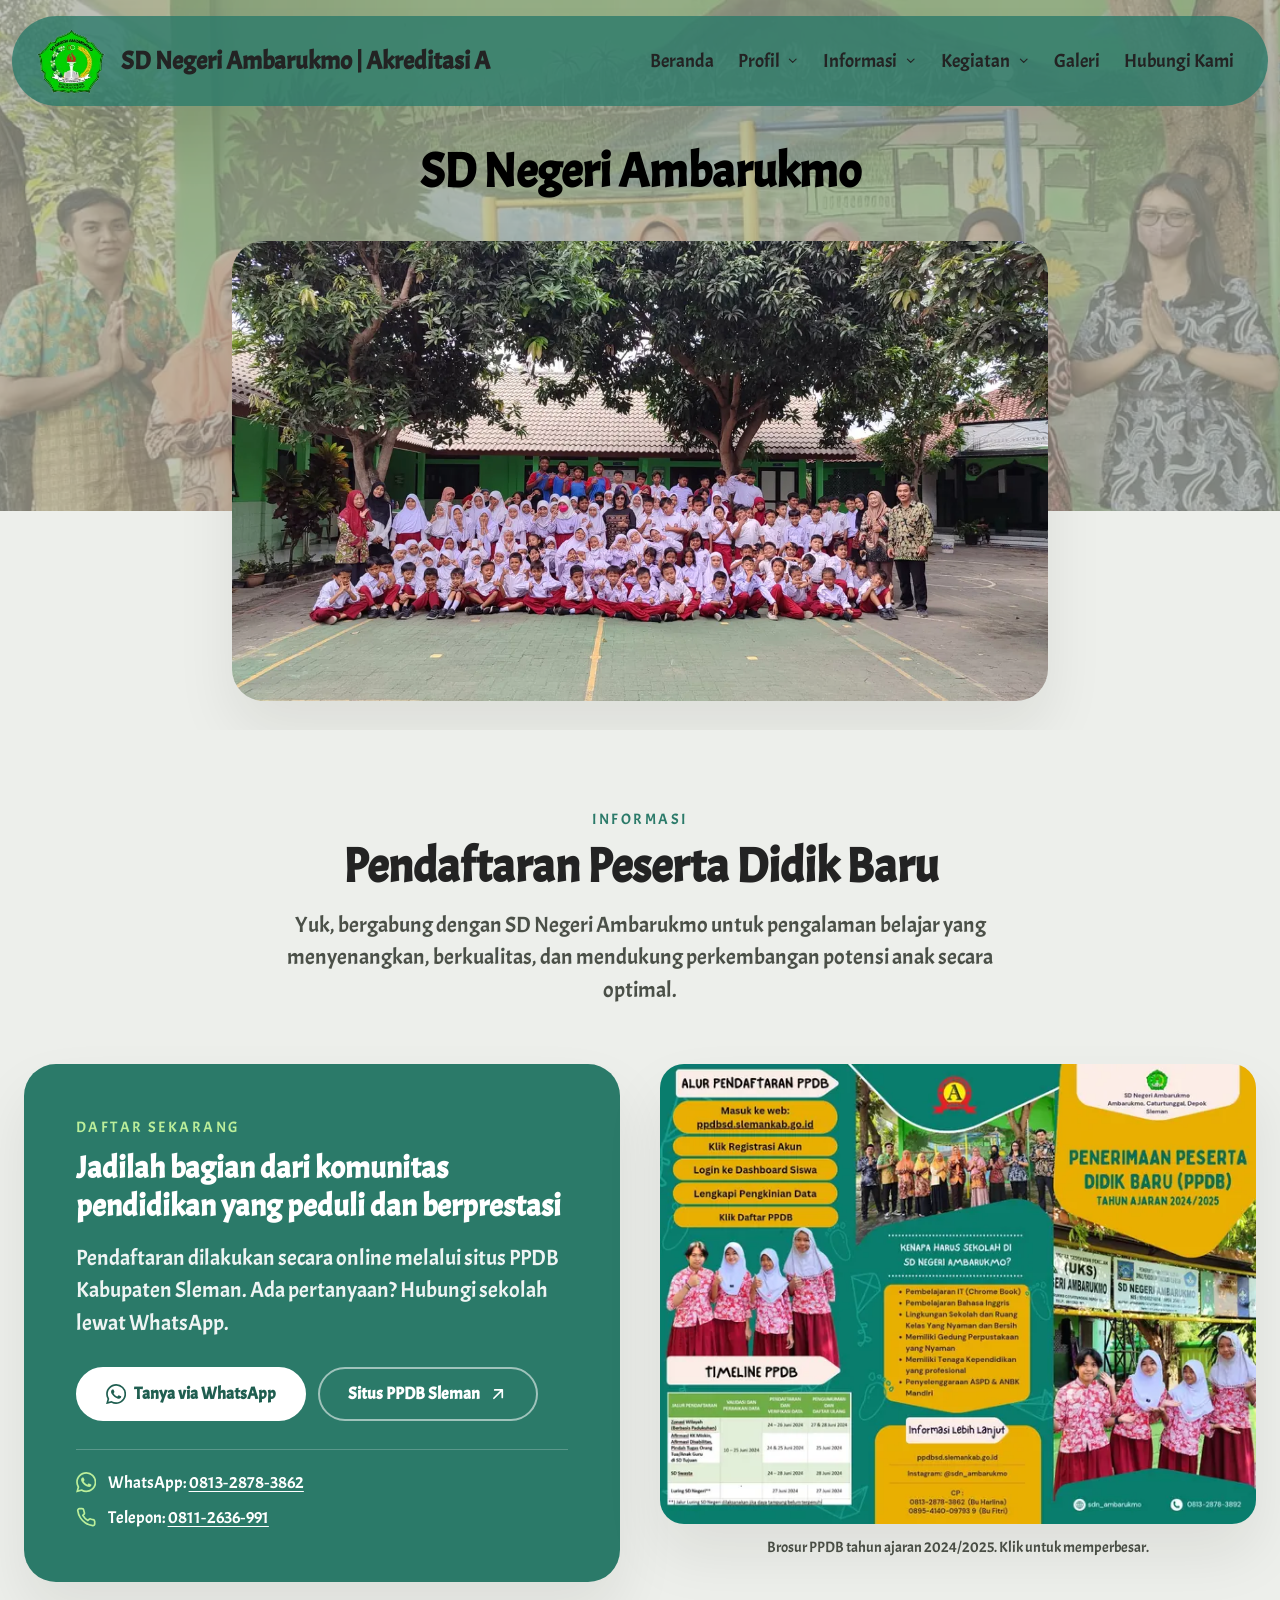
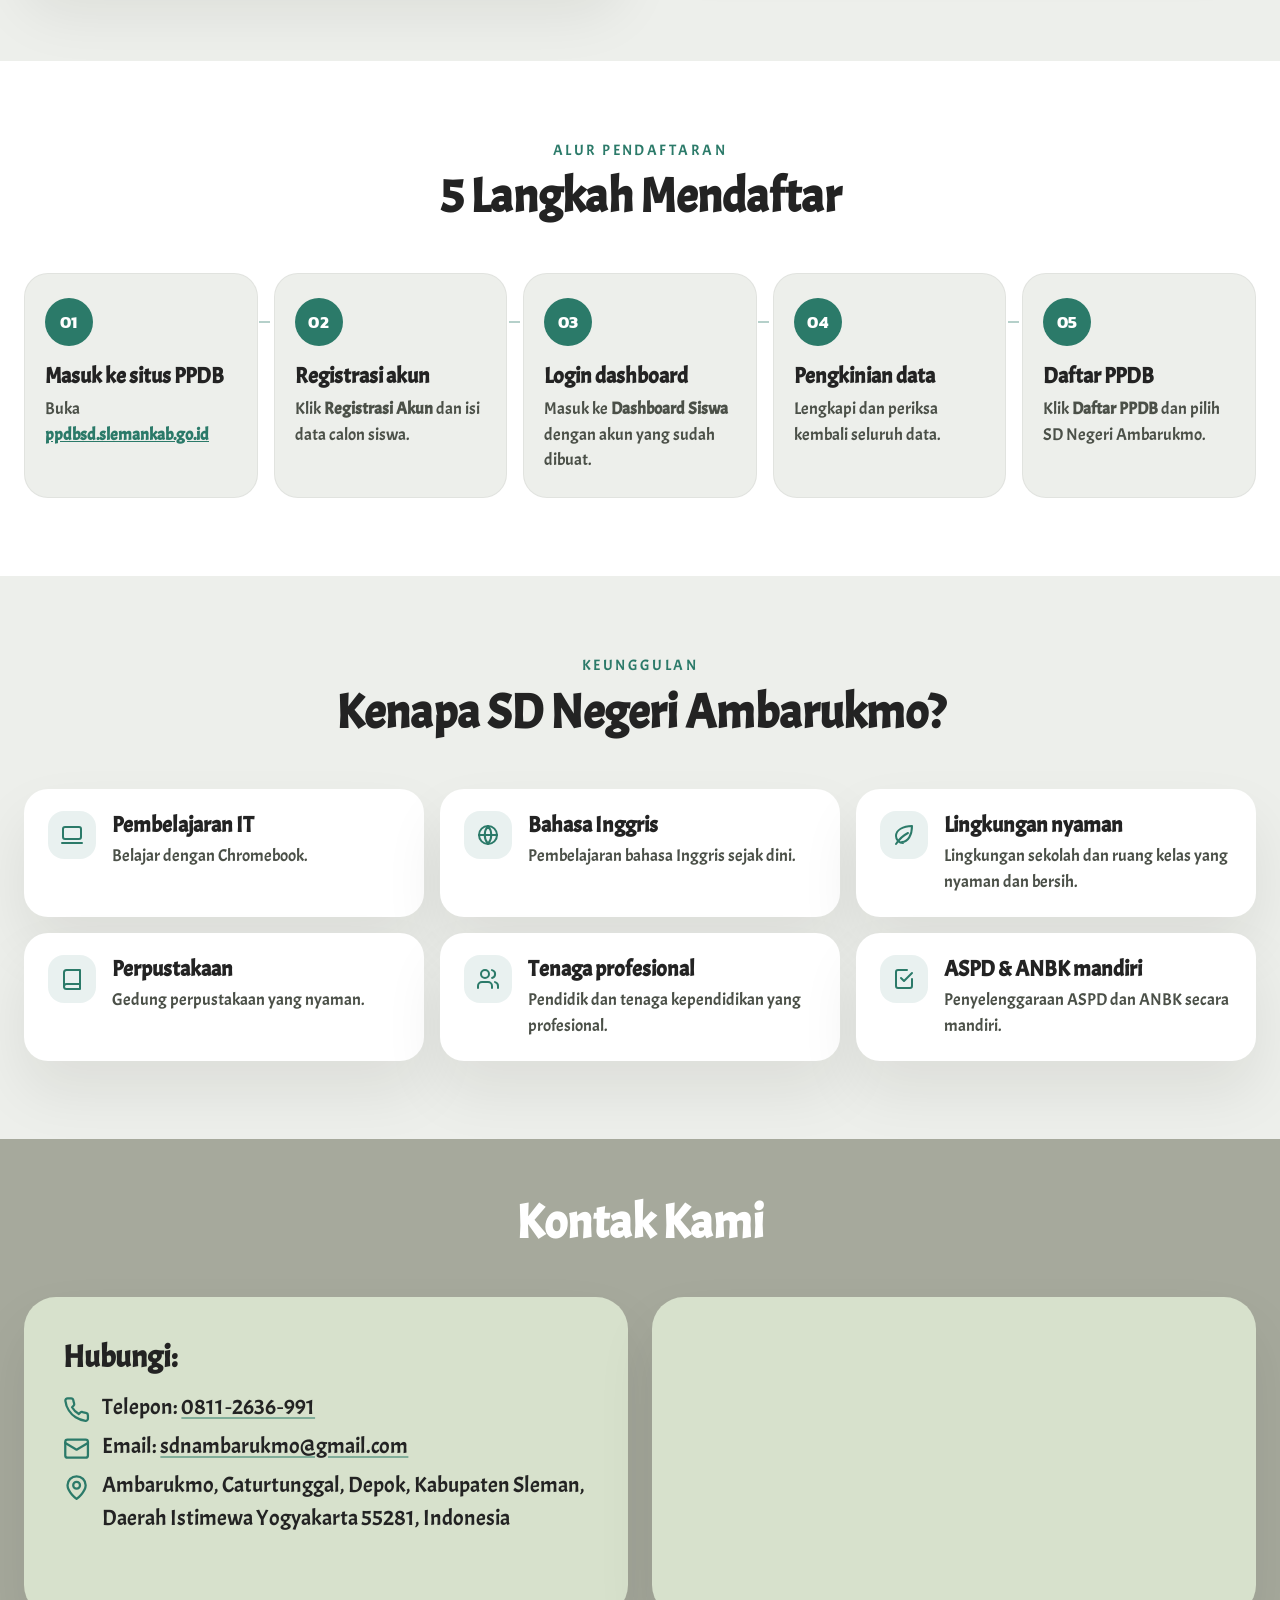
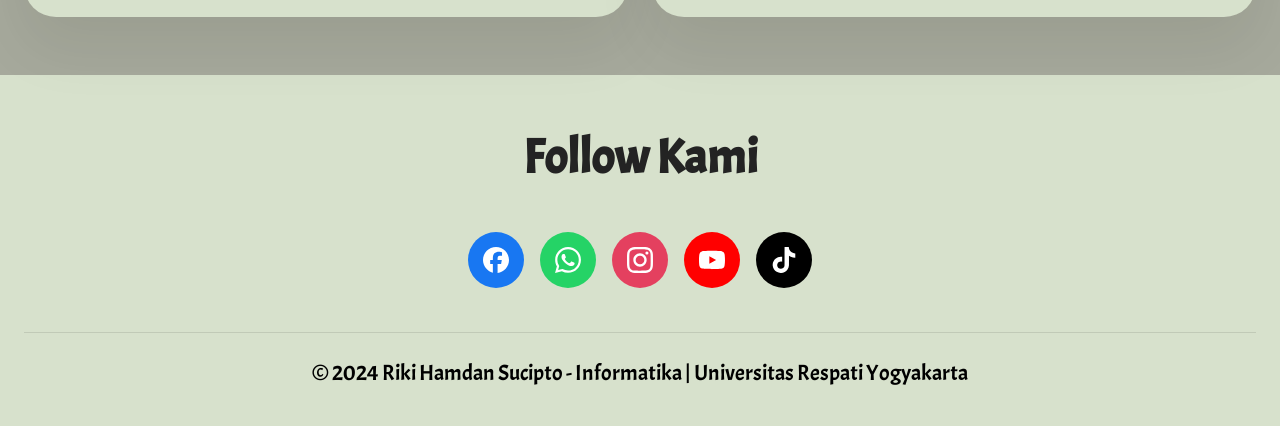
<file: pendaftaran.html>
<!DOCTYPE html>
<html lang="id">
<head>
<meta charset="utf-8">
<meta name="viewport" content="width=device-width, initial-scale=1">
<title>Pendaftaran Peserta Didik Baru | SD Negeri Ambarukmo</title>
<meta name="description" content="Informasi pendaftaran peserta didik baru SD Negeri Ambarukmo: alur pendaftaran PPDB, keunggulan sekolah, dan kontak WhatsApp sekolah.">
<meta name="theme-color" content="#2b7a69">
<meta property="og:type" content="website">
<meta property="og:title" content="Pendaftaran Peserta Didik Baru | SD Negeri Ambarukmo">
<meta property="og:description" content="Informasi pendaftaran peserta didik baru SD Negeri Ambarukmo: alur pendaftaran PPDB, keunggulan sekolah, dan kontak WhatsApp sekolah.">
<meta property="og:image" content="assets/img/foto-bersama.webp">
<link rel="icon" href="assets/img/logo-sd-2.webp" type="image/webp">
<link rel="preload" href="assets/fonts/acme-400.woff2" as="font" type="font/woff2" crossorigin>
<link rel="stylesheet" href="assets/css/style.css?v=5cf691ba">
<script src="assets/js/content.js?v=f4596e85" defer></script>
<style>@media (max-width:767px){[style*="assets/img/ganti-bg-sdn.webp"]{background-image:url(assets/img/ganti-bg-sdn-640.webp)!important}}</style>
<script>document.documentElement.classList.add('js')</script>
</head>
<body>
<a class="skip-link" href="#konten">Langsung ke konten</a>
<header class="site-header">
  <nav class="navbar" aria-label="Menu utama">
    <a class="brand" href="index.html">
      <img src="assets/img/logo-sd-2.webp" width="66" height="62" alt="Logo SD Negeri Ambarukmo">
      <span class="brand__text">SD Negeri Ambarukmo<span class="brand__sep"> | </span><span class="brand__badge">Akreditasi A</span></span>
    </a>
    <button type="button" class="nav-toggle" aria-expanded="false" aria-controls="menu-utama" aria-label="Buka menu"><span></span><span></span><span></span></button>
    <div class="nav" id="menu-utama">
      <ul class="nav__list">
        <li class="nav__item"><a class="nav__link" href="index.html">Beranda</a></li>
        <li class="nav__item nav__item--dropdown">
          <button type="button" class="nav__link" aria-expanded="false" aria-controls="dd-1">Profil<svg class="nav__caret" viewBox="0 0 24 24" fill="none" stroke="currentColor" stroke-width="2" stroke-linecap="round" stroke-linejoin="round" aria-hidden="true"><path d="m6 9 6 6 6-6"/></svg></button>
          <div class="dropdown" id="dd-1"><ul class="dropdown__list">
            <li><a href="visi-misi.html">Visi &amp; Misi</a></li>
            <li><a href="guru-pegawai.html">Guru &amp; Pegawai</a></li>
          </ul></div>
        </li>
        <li class="nav__item nav__item--dropdown">
          <button type="button" class="nav__link" aria-expanded="false" aria-controls="dd-2" data-active>Informasi<svg class="nav__caret" viewBox="0 0 24 24" fill="none" stroke="currentColor" stroke-width="2" stroke-linecap="round" stroke-linejoin="round" aria-hidden="true"><path d="m6 9 6 6 6-6"/></svg></button>
          <div class="dropdown" id="dd-2"><ul class="dropdown__list">
            <li><a href="pendaftaran.html" aria-current="page">Pendaftaran</a></li>
            <li><a href="pengumuman.html">Pengumuman</a></li>
            <li><a href="fasilitas.html">Fasilitas</a></li>
          </ul></div>
        </li>
        <li class="nav__item nav__item--dropdown">
          <button type="button" class="nav__link" aria-expanded="false" aria-controls="dd-3">Kegiatan<svg class="nav__caret" viewBox="0 0 24 24" fill="none" stroke="currentColor" stroke-width="2" stroke-linecap="round" stroke-linejoin="round" aria-hidden="true"><path d="m6 9 6 6 6-6"/></svg></button>
          <div class="dropdown" id="dd-3"><ul class="dropdown__list">
            <li><a href="ekstrakurikuler.html">Ekstrakurikuler</a></li>
            <li><a href="kegiatan-sekolah.html">Kegiatan Sekolah</a></li>
            <li><a href="komunitas-sedamba.html">Komunitas Belajar SEDAMBA</a></li>
            <li><a href="parenting.html">Kegiatan Parenting</a></li>
          </ul></div>
        </li>
        <li class="nav__item"><a class="nav__link" href="galeri.html">Galeri</a></li>
        <li class="nav__item"><a class="nav__link" href="hubungi-kami.html">Hubungi Kami</a></li>
      </ul>
    </div>
  </nav>
</header>
<main id="konten">
<section class="hero parallax" style="background-image:url(assets/img/ganti-bg-sdn.webp)">
  <div class="container">
    <h1 class="d2"><b>SD Negeri Ambarukmo</b></h1>
    <div class="ph hero__img"><img src="assets/img/foto-bersama.webp" srcset="assets/img/foto-bersama-640.webp 640w, assets/img/foto-bersama.webp 1200w" sizes="(max-width: 860px) 100vw, 816px" width="1200" height="676" alt="Foto bersama siswa dan guru di halaman SD Negeri Ambarukmo" fetchpriority="high" decoding="async"></div>
  </div>
</section>
<section class="section" style="--bg-color:var(--light)" aria-labelledby="daftar">
  <div class="container">
    <header class="page-intro" data-reveal>
      <p class="eyebrow">Informasi</p>
      <h2 class="d2" id="daftar"><b>Pendaftaran Peserta Didik Baru</b></h2>
      <p class="d7">Yuk, bergabung dengan SD Negeri Ambarukmo untuk pengalaman belajar yang menyenangkan, berkualitas, dan mendukung perkembangan potensi anak secara optimal.</p>
    </header>
    <div class="enroll">
      <div class="enroll__card" data-reveal>
        <p class="eyebrow">Daftar Sekarang</p>
        <h3 class="d5"><b>Jadilah bagian dari komunitas pendidikan yang peduli dan berprestasi</b></h3>
        <p class="d7">Pendaftaran dilakukan secara online melalui situs PPDB Kabupaten Sleman. Ada pertanyaan? Hubungi sekolah lewat WhatsApp.</p>
        <div class="enroll__actions">
          <a class="btn btn--light" href="https://wa.me/6281328783862" target="_blank" rel="noopener"><svg viewBox="0 0 24 24" fill="currentColor" aria-hidden="true"><path d="M17.472 14.382c-.297-.149-1.758-.867-2.03-.967-.273-.099-.471-.148-.67.15-.197.297-.767.966-.94 1.164-.173.199-.347.223-.644.075-.297-.15-1.255-.463-2.39-1.475-.883-.788-1.48-1.761-1.653-2.059-.173-.297-.018-.458.13-.606.134-.133.298-.347.446-.52.149-.174.198-.298.298-.497.099-.198.05-.371-.025-.52-.075-.149-.669-1.612-.916-2.207-.242-.579-.487-.5-.669-.51-.173-.008-.371-.01-.57-.01-.198 0-.52.074-.792.372-.272.297-1.04 1.016-1.04 2.479 0 1.462 1.065 2.875 1.213 3.074.149.198 2.096 3.2 5.077 4.487.709.306 1.262.489 1.694.625.712.227 1.36.195 1.871.118.571-.085 1.758-.719 2.006-1.413.248-.694.248-1.289.173-1.413-.074-.124-.272-.198-.57-.347m-5.421 7.403h-.004a9.87 9.87 0 01-5.031-1.378l-.361-.214-3.741.982.998-3.648-.235-.374a9.86 9.86 0 01-1.51-5.26c.001-5.45 4.436-9.884 9.888-9.884 2.64 0 5.122 1.03 6.988 2.898a9.825 9.825 0 012.893 6.994c-.003 5.45-4.437 9.884-9.885 9.884m8.413-18.297A11.815 11.815 0 0012.05 0C5.495 0 .16 5.335.157 11.892c0 2.096.547 4.142 1.588 5.945L.057 24l6.305-1.654a11.882 11.882 0 005.683 1.448h.005c6.554 0 11.89-5.335 11.893-11.893a11.821 11.821 0 00-3.48-8.413Z"/></svg>Tanya via WhatsApp</a>
          <a class="btn btn--ghost" href="https://ppdbsd.slemankab.go.id" target="_blank" rel="noopener">Situs PPDB Sleman <svg viewBox="0 0 24 24" fill="none" stroke="currentColor" stroke-width="2" stroke-linecap="round" stroke-linejoin="round" aria-hidden="true"><path d="M7 17 17 7M8 7h9v9"/></svg></a>
        </div>
        <ul class="enroll__contacts">
          <li><svg viewBox="0 0 24 24" fill="currentColor" aria-hidden="true"><path d="M17.472 14.382c-.297-.149-1.758-.867-2.03-.967-.273-.099-.471-.148-.67.15-.197.297-.767.966-.94 1.164-.173.199-.347.223-.644.075-.297-.15-1.255-.463-2.39-1.475-.883-.788-1.48-1.761-1.653-2.059-.173-.297-.018-.458.13-.606.134-.133.298-.347.446-.52.149-.174.198-.298.298-.497.099-.198.05-.371-.025-.52-.075-.149-.669-1.612-.916-2.207-.242-.579-.487-.5-.669-.51-.173-.008-.371-.01-.57-.01-.198 0-.52.074-.792.372-.272.297-1.04 1.016-1.04 2.479 0 1.462 1.065 2.875 1.213 3.074.149.198 2.096 3.2 5.077 4.487.709.306 1.262.489 1.694.625.712.227 1.36.195 1.871.118.571-.085 1.758-.719 2.006-1.413.248-.694.248-1.289.173-1.413-.074-.124-.272-.198-.57-.347m-5.421 7.403h-.004a9.87 9.87 0 01-5.031-1.378l-.361-.214-3.741.982.998-3.648-.235-.374a9.86 9.86 0 01-1.51-5.26c.001-5.45 4.436-9.884 9.888-9.884 2.64 0 5.122 1.03 6.988 2.898a9.825 9.825 0 012.893 6.994c-.003 5.45-4.437 9.884-9.885 9.884m8.413-18.297A11.815 11.815 0 0012.05 0C5.495 0 .16 5.335.157 11.892c0 2.096.547 4.142 1.588 5.945L.057 24l6.305-1.654a11.882 11.882 0 005.683 1.448h.005c6.554 0 11.89-5.335 11.893-11.893a11.821 11.821 0 00-3.48-8.413Z"/></svg><span>WhatsApp: <a href="https://wa.me/6281328783862" target="_blank" rel="noopener">0813&#8209;2878&#8209;3862</a></span></li>
          <li><svg viewBox="0 0 24 24" fill="none" stroke="currentColor" stroke-width="2" stroke-linecap="round" stroke-linejoin="round" aria-hidden="true"><path d="M22 16.9v3a2 2 0 0 1-2.2 2 19.8 19.8 0 0 1-8.6-3.1 19.5 19.5 0 0 1-6-6A19.8 19.8 0 0 1 2.1 4.2 2 2 0 0 1 4.1 2h3a2 2 0 0 1 2 1.7c.1 1 .4 1.9.7 2.8a2 2 0 0 1-.5 2.1L8 9.9a16 16 0 0 0 6 6l1.3-1.3a2 2 0 0 1 2.1-.4c.9.3 1.8.6 2.8.7a2 2 0 0 1 1.7 2z"/></svg><span>Telepon: <a href="tel:+628112636991">0811&#8209;2636&#8209;991</a></span></li>
        </ul>
      </div>
      <div data-dyn="brosur">
        <figure class="poster" data-reveal style="--delay:120ms">
          <button type="button" class="ph zoomable poster__img" data-lightbox="pendaftaran" data-full="assets/img/info-pdbd.webp" aria-label="Perbesar foto: Brosur Penerimaan Peserta Didik Baru SD Negeri Ambarukmo"><img src="assets/img/info-pdbd.webp" srcset="assets/img/info-pdbd-640.webp 640w, assets/img/info-pdbd.webp 1200w" sizes="(max-width: 991px) 100vw, 560px" width="1200" height="926" alt="Brosur Penerimaan Peserta Didik Baru SD Negeri Ambarukmo" loading="lazy" decoding="async"></button>
          <figcaption>Brosur PPDB tahun ajaran 2024/2025. Klik untuk memperbesar.</figcaption>
        </figure>
      </div>
    </div>
  </div>
</section>
<section class="section" style="--bg-color:#fff" aria-labelledby="alur">
  <div class="container">
    <header class="section-head" data-reveal>
      <p class="eyebrow">Alur Pendaftaran</p>
      <h2 class="d2" id="alur"><b>5 Langkah Mendaftar</b></h2>
    </header>
    <ol class="steps">
      <li class="step" data-reveal style="--delay:0ms"><span class="num">01</span><h3 class="d7"><b>Masuk ke situs PPDB</b></h3><p>Buka <a href="https://ppdbsd.slemankab.go.id" target="_blank" rel="noopener">ppdbsd.slemankab.go.id</a></p></li>
      <li class="step" data-reveal style="--delay:80ms"><span class="num">02</span><h3 class="d7"><b>Registrasi akun</b></h3><p>Klik <b>Registrasi Akun</b> dan isi data calon siswa.</p></li>
      <li class="step" data-reveal style="--delay:160ms"><span class="num">03</span><h3 class="d7"><b>Login dashboard</b></h3><p>Masuk ke <b>Dashboard Siswa</b> dengan akun yang sudah dibuat.</p></li>
      <li class="step" data-reveal style="--delay:240ms"><span class="num">04</span><h3 class="d7"><b>Pengkinian data</b></h3><p>Lengkapi dan periksa kembali seluruh data.</p></li>
      <li class="step" data-reveal style="--delay:320ms"><span class="num">05</span><h3 class="d7"><b>Daftar PPDB</b></h3><p>Klik <b>Daftar PPDB</b> dan pilih SD Negeri Ambarukmo.</p></li>
    </ol>
  </div>
</section>
<section class="section" style="--bg-color:var(--light)" aria-labelledby="keunggulan">
  <div class="container">
    <header class="section-head" data-reveal>
      <p class="eyebrow">Keunggulan</p>
      <h2 class="d2" id="keunggulan"><b>Kenapa SD Negeri Ambarukmo?</b></h2>
    </header>
    <ul class="benefits">
      <li class="benefit" data-reveal style="--delay:0ms"><span class="benefit__icon"><svg viewBox="0 0 24 24" fill="none" stroke="currentColor" stroke-width="2" stroke-linecap="round" stroke-linejoin="round" aria-hidden="true"><rect x="3" y="4" width="18" height="12" rx="2"/><path d="M2 20h20"/></svg></span><div><h3 class="d7"><b>Pembelajaran IT</b></h3><p>Belajar dengan Chromebook.</p></div></li>
      <li class="benefit" data-reveal style="--delay:80ms"><span class="benefit__icon"><svg viewBox="0 0 24 24" fill="none" stroke="currentColor" stroke-width="2" stroke-linecap="round" stroke-linejoin="round" aria-hidden="true"><circle cx="12" cy="12" r="9"/><path d="M3 12h18M12 3a14 14 0 0 1 0 18M12 3a14 14 0 0 0 0 18"/></svg></span><div><h3 class="d7"><b>Bahasa Inggris</b></h3><p>Pembelajaran bahasa Inggris sejak dini.</p></div></li>
      <li class="benefit" data-reveal style="--delay:160ms"><span class="benefit__icon"><svg viewBox="0 0 24 24" fill="none" stroke="currentColor" stroke-width="2" stroke-linecap="round" stroke-linejoin="round" aria-hidden="true"><path d="M11 20A7 7 0 0 1 4 13c0-6 7-10 16-10 0 9-4 16-10 16"/><path d="M4 21c4-6 8-9 12-11"/></svg></span><div><h3 class="d7"><b>Lingkungan nyaman</b></h3><p>Lingkungan sekolah dan ruang kelas yang nyaman dan bersih.</p></div></li>
      <li class="benefit" data-reveal style="--delay:0ms"><span class="benefit__icon"><svg viewBox="0 0 24 24" fill="none" stroke="currentColor" stroke-width="2" stroke-linecap="round" stroke-linejoin="round" aria-hidden="true"><path d="M4 19.5A2.5 2.5 0 0 1 6.5 17H20V3H6.5A2.5 2.5 0 0 0 4 5.5z"/><path d="M4 19.5A2.5 2.5 0 0 0 6.5 22H20v-5"/></svg></span><div><h3 class="d7"><b>Perpustakaan</b></h3><p>Gedung perpustakaan yang nyaman.</p></div></li>
      <li class="benefit" data-reveal style="--delay:80ms"><span class="benefit__icon"><svg viewBox="0 0 24 24" fill="none" stroke="currentColor" stroke-width="2" stroke-linecap="round" stroke-linejoin="round" aria-hidden="true"><path d="M16 21v-2a4 4 0 0 0-4-4H6a4 4 0 0 0-4 4v2"/><circle cx="9" cy="7" r="4"/><path d="M22 21v-2a4 4 0 0 0-3-3.9M16 3.1a4 4 0 0 1 0 7.8"/></svg></span><div><h3 class="d7"><b>Tenaga profesional</b></h3><p>Pendidik dan tenaga kependidikan yang profesional.</p></div></li>
      <li class="benefit" data-reveal style="--delay:160ms"><span class="benefit__icon"><svg viewBox="0 0 24 24" fill="none" stroke="currentColor" stroke-width="2" stroke-linecap="round" stroke-linejoin="round" aria-hidden="true"><path d="M9 11l3 3 8-8"/><path d="M20 12v7a2 2 0 0 1-2 2H6a2 2 0 0 1-2-2V5a2 2 0 0 1 2-2h9"/></svg></span><div><h3 class="d7"><b>ASPD &amp; ANBK mandiri</b></h3><p>Penyelenggaraan ASPD dan ANBK secara mandiri.</p></div></li>
    </ul>
  </div>
</section>
<section class="section section--tight section--contact" aria-labelledby="kontak">
  <div class="container">
    <h2 class="d2 title section-title" id="kontak" data-reveal><b>Kontak Kami</b></h2>
    <div class="contact">
      <div class="contact__card" data-reveal>
        <h3 class="d5"><b>Hubungi:</b></h3>
        <ul class="contact__list d7">
          <li><svg viewBox="0 0 24 24" fill="none" stroke="currentColor" stroke-width="2" stroke-linecap="round" stroke-linejoin="round" aria-hidden="true"><path d="M22 16.9v3a2 2 0 0 1-2.2 2 19.8 19.8 0 0 1-8.6-3.1 19.5 19.5 0 0 1-6-6A19.8 19.8 0 0 1 2.1 4.2 2 2 0 0 1 4.1 2h3a2 2 0 0 1 2 1.7c.1 1 .4 1.9.7 2.8a2 2 0 0 1-.5 2.1L8 9.9a16 16 0 0 0 6 6l1.3-1.3a2 2 0 0 1 2.1-.4c.9.3 1.8.6 2.8.7a2 2 0 0 1 1.7 2z"/></svg><span>Telepon: <a href="tel:+628112636991">0811&#8209;2636&#8209;991</a></span></li>
          
          <li><svg viewBox="0 0 24 24" fill="none" stroke="currentColor" stroke-width="2" stroke-linecap="round" stroke-linejoin="round" aria-hidden="true"><rect x="2" y="4" width="20" height="16" rx="2"/><path d="m22 7-10 6L2 7"/></svg><span>Email: <a href="mailto:sdnambarukmo@gmail.com">sdnambarukmo@gmail.com</a></span></li>
          <li><svg viewBox="0 0 24 24" fill="none" stroke="currentColor" stroke-width="2" stroke-linecap="round" stroke-linejoin="round" aria-hidden="true"><path d="M20 10c0 6-8 12-8 12S4 16 4 10a8 8 0 0 1 16 0z"/><circle cx="12" cy="10" r="3"/></svg><span>Ambarukmo, Caturtunggal, Depok, Kabupaten Sleman, Daerah Istimewa Yogyakarta 55281, Indonesia</span></li>
        </ul>
      </div>
      <div class="map" data-reveal style="--delay:120ms">
        <iframe src="https://www.google.com/maps?q=SD+Negeri+Ambarukmo,+Caturtunggal,+Depok,+Sleman&output=embed" title="Peta lokasi SD Negeri Ambarukmo" loading="lazy" referrerpolicy="no-referrer-when-downgrade"></iframe>
      </div>
    </div>
  </div>
</section>
</main>
<footer class="site-footer" aria-labelledby="follow">
  <div class="container">
    <h2 class="d2 title" id="follow" data-reveal><b>Follow Kami</b></h2>
    <div class="social" data-reveal>
      <a href="https://www.facebook.com/sdnambarukmo" target="_blank" rel="noopener" style="--c:#1877f2" aria-label="Facebook SD Negeri Ambarukmo"><svg viewBox="0 0 24 24" aria-hidden="true"><path d="M9.101 23.691v-7.98H6.627v-3.667h2.474v-1.58c0-4.085 1.848-5.978 5.858-5.978.401 0 .955.042 1.468.103a8.68 8.68 0 0 1 1.141.195v3.325a8.623 8.623 0 0 0-.653-.036 26.805 26.805 0 0 0-.733-.009c-.707 0-1.259.096-1.675.309a1.686 1.686 0 0 0-.679.622c-.258.42-.374.995-.374 1.752v1.297h3.919l-.386 2.103-.287 1.564h-3.246v8.245C19.396 23.238 24 18.179 24 12.044c0-6.627-5.373-12-12-12s-12 5.373-12 12c0 5.628 3.874 10.35 9.101 11.647Z"/></svg></a>
      <a href="https://wa.me/6281328783862" target="_blank" rel="noopener" style="--c:#25d366" aria-label="WhatsApp SD Negeri Ambarukmo"><svg viewBox="0 0 24 24" aria-hidden="true"><path d="M17.472 14.382c-.297-.149-1.758-.867-2.03-.967-.273-.099-.471-.148-.67.15-.197.297-.767.966-.94 1.164-.173.199-.347.223-.644.075-.297-.15-1.255-.463-2.39-1.475-.883-.788-1.48-1.761-1.653-2.059-.173-.297-.018-.458.13-.606.134-.133.298-.347.446-.52.149-.174.198-.298.298-.497.099-.198.05-.371-.025-.52-.075-.149-.669-1.612-.916-2.207-.242-.579-.487-.5-.669-.51-.173-.008-.371-.01-.57-.01-.198 0-.52.074-.792.372-.272.297-1.04 1.016-1.04 2.479 0 1.462 1.065 2.875 1.213 3.074.149.198 2.096 3.2 5.077 4.487.709.306 1.262.489 1.694.625.712.227 1.36.195 1.871.118.571-.085 1.758-.719 2.006-1.413.248-.694.248-1.289.173-1.413-.074-.124-.272-.198-.57-.347m-5.421 7.403h-.004a9.87 9.87 0 01-5.031-1.378l-.361-.214-3.741.982.998-3.648-.235-.374a9.86 9.86 0 01-1.51-5.26c.001-5.45 4.436-9.884 9.888-9.884 2.64 0 5.122 1.03 6.988 2.898a9.825 9.825 0 012.893 6.994c-.003 5.45-4.437 9.884-9.885 9.884m8.413-18.297A11.815 11.815 0 0012.05 0C5.495 0 .16 5.335.157 11.892c0 2.096.547 4.142 1.588 5.945L.057 24l6.305-1.654a11.882 11.882 0 005.683 1.448h.005c6.554 0 11.89-5.335 11.893-11.893a11.821 11.821 0 00-3.48-8.413Z"/></svg></a>
      <a href="https://www.instagram.com/sdn_ambarukmo" target="_blank" rel="noopener" style="--c:#e4405f" aria-label="Instagram SD Negeri Ambarukmo"><svg viewBox="0 0 24 24" aria-hidden="true"><path d="M7.0301.084c-1.2768.0602-2.1487.264-2.911.5634-.7888.3075-1.4575.72-2.1228 1.3877-.6652.6677-1.075 1.3368-1.3802 2.127-.2954.7638-.4956 1.6365-.552 2.914-.0564 1.2775-.0689 1.6882-.0626 4.947.0062 3.2586.0206 3.6671.0825 4.9473.061 1.2765.264 2.1482.5635 2.9107.308.7889.72 1.4573 1.388 2.1228.6679.6655 1.3365 1.0743 2.1285 1.38.7632.295 1.6361.4961 2.9134.552 1.2773.056 1.6884.069 4.9462.0627 3.2578-.0062 3.668-.0207 4.9478-.0814 1.28-.0607 2.147-.2652 2.9098-.5633.7889-.3086 1.4578-.72 2.1228-1.3881.665-.6682 1.0745-1.3378 1.3795-2.1284.2957-.7632.4966-1.636.552-2.9124.056-1.2809.0692-1.6898.063-4.948-.0063-3.2583-.021-3.6668-.0817-4.9465-.0607-1.2797-.264-2.1487-.5633-2.9117-.3084-.7889-.72-1.4568-1.3876-2.1228C21.2982 1.33 20.628.9208 19.8378.6165 19.074.321 18.2017.1197 16.9244.0645 15.6471.0093 15.236-.005 11.977.0014 8.718.0076 8.31.0215 7.0301.0839m.1402 21.6932c-1.17-.0509-1.8053-.2453-2.2287-.408-.5606-.216-.96-.4771-1.3819-.895-.422-.4178-.6811-.8186-.9-1.378-.1644-.4234-.3624-1.058-.4171-2.228-.0595-1.2645-.072-1.6442-.079-4.848-.007-3.2037.0053-3.583.0607-4.848.05-1.169.2456-1.805.408-2.2282.216-.5613.4762-.96.895-1.3816.4188-.4217.8184-.6814 1.3783-.9003.423-.1651 1.0575-.3614 2.227-.4171 1.2655-.06 1.6447-.072 4.848-.079 3.2033-.007 3.5835.005 4.8495.0608 1.169.0508 1.8053.2445 2.228.408.5608.216.96.4754 1.3816.895.4217.4194.6816.8176.9005 1.3787.1653.4217.3617 1.056.4169 2.2263.0602 1.2655.0739 1.645.0796 4.848.0058 3.203-.0055 3.5834-.061 4.848-.051 1.17-.245 1.8055-.408 2.2294-.216.5604-.4763.96-.8954 1.3814-.419.4215-.8181.6811-1.3783.9-.4224.1649-1.0577.3617-2.2262.4174-1.2656.0595-1.6448.072-4.8493.079-3.2045.007-3.5825-.006-4.848-.0608M16.953 5.5864A1.44 1.44 0 1 0 18.39 4.144a1.44 1.44 0 0 0-1.437 1.4424M5.8385 12.012c.0067 3.4032 2.7706 6.1557 6.173 6.1493 3.4026-.0065 6.157-2.7701 6.1506-6.1733-.0065-3.4032-2.771-6.1565-6.174-6.1498-3.403.0067-6.156 2.771-6.1496 6.1738M8 12.0077a4 4 0 1 1 4.008 3.9921A3.9996 3.9996 0 0 1 8 12.0077"/></svg></a>
      <a href="https://www.youtube.com/@sdnambarukmo7962" target="_blank" rel="noopener" style="--c:#ff0000" aria-label="YouTube SD Negeri Ambarukmo"><svg viewBox="0 0 24 24" aria-hidden="true"><path d="M23.498 6.186a3.016 3.016 0 0 0-2.122-2.136C19.505 3.545 12 3.545 12 3.545s-7.505 0-9.377.505A3.017 3.017 0 0 0 .502 6.186C0 8.07 0 12 0 12s0 3.93.502 5.814a3.016 3.016 0 0 0 2.122 2.136c1.871.505 9.376.505 9.376.505s7.505 0 9.377-.505a3.015 3.015 0 0 0 2.122-2.136C24 15.93 24 12 24 12s0-3.93-.502-5.814zM9.545 15.568V8.432L15.818 12l-6.273 3.568z"/></svg></a>
      <a href="https://www.tiktok.com/@sdnegeriambarukmo" target="_blank" rel="noopener" style="--c:#000000" aria-label="TikTok SD Negeri Ambarukmo"><svg viewBox="0 0 24 24" aria-hidden="true"><path d="M12.525.02c1.31-.02 2.61-.01 3.91-.02.08 1.53.63 3.09 1.75 4.17 1.12 1.11 2.7 1.62 4.24 1.79v4.03c-1.44-.05-2.89-.35-4.2-.97-.57-.26-1.1-.59-1.62-.93-.01 2.92.01 5.84-.02 8.75-.08 1.4-.54 2.79-1.35 3.94-1.31 1.92-3.58 3.17-5.91 3.21-1.43.08-2.86-.31-4.08-1.03-2.02-1.19-3.44-3.37-3.65-5.71-.02-.5-.03-1-.01-1.49.18-1.9 1.12-3.72 2.58-4.96 1.66-1.44 3.98-2.13 6.15-1.72.02 1.48-.04 2.96-.04 4.44-.99-.32-2.15-.23-3.02.37-.63.41-1.11 1.04-1.36 1.75-.21.51-.15 1.07-.14 1.61.24 1.64 1.82 3.02 3.5 2.87 1.12-.01 2.19-.66 2.77-1.61.19-.33.4-.67.41-1.06.1-1.79.06-3.57.07-5.36.01-4.03-.01-8.05.02-12.07z"/></svg></a>
    </div>
    <p class="copyright d7">© 2024 Riki Hamdan Sucipto - Informatika | Universitas Respati Yogyakarta</p>
  </div>
</footer>
<script src="assets/js/main.js?v=32d5969f" defer></script>
</body>
</html>
</file>
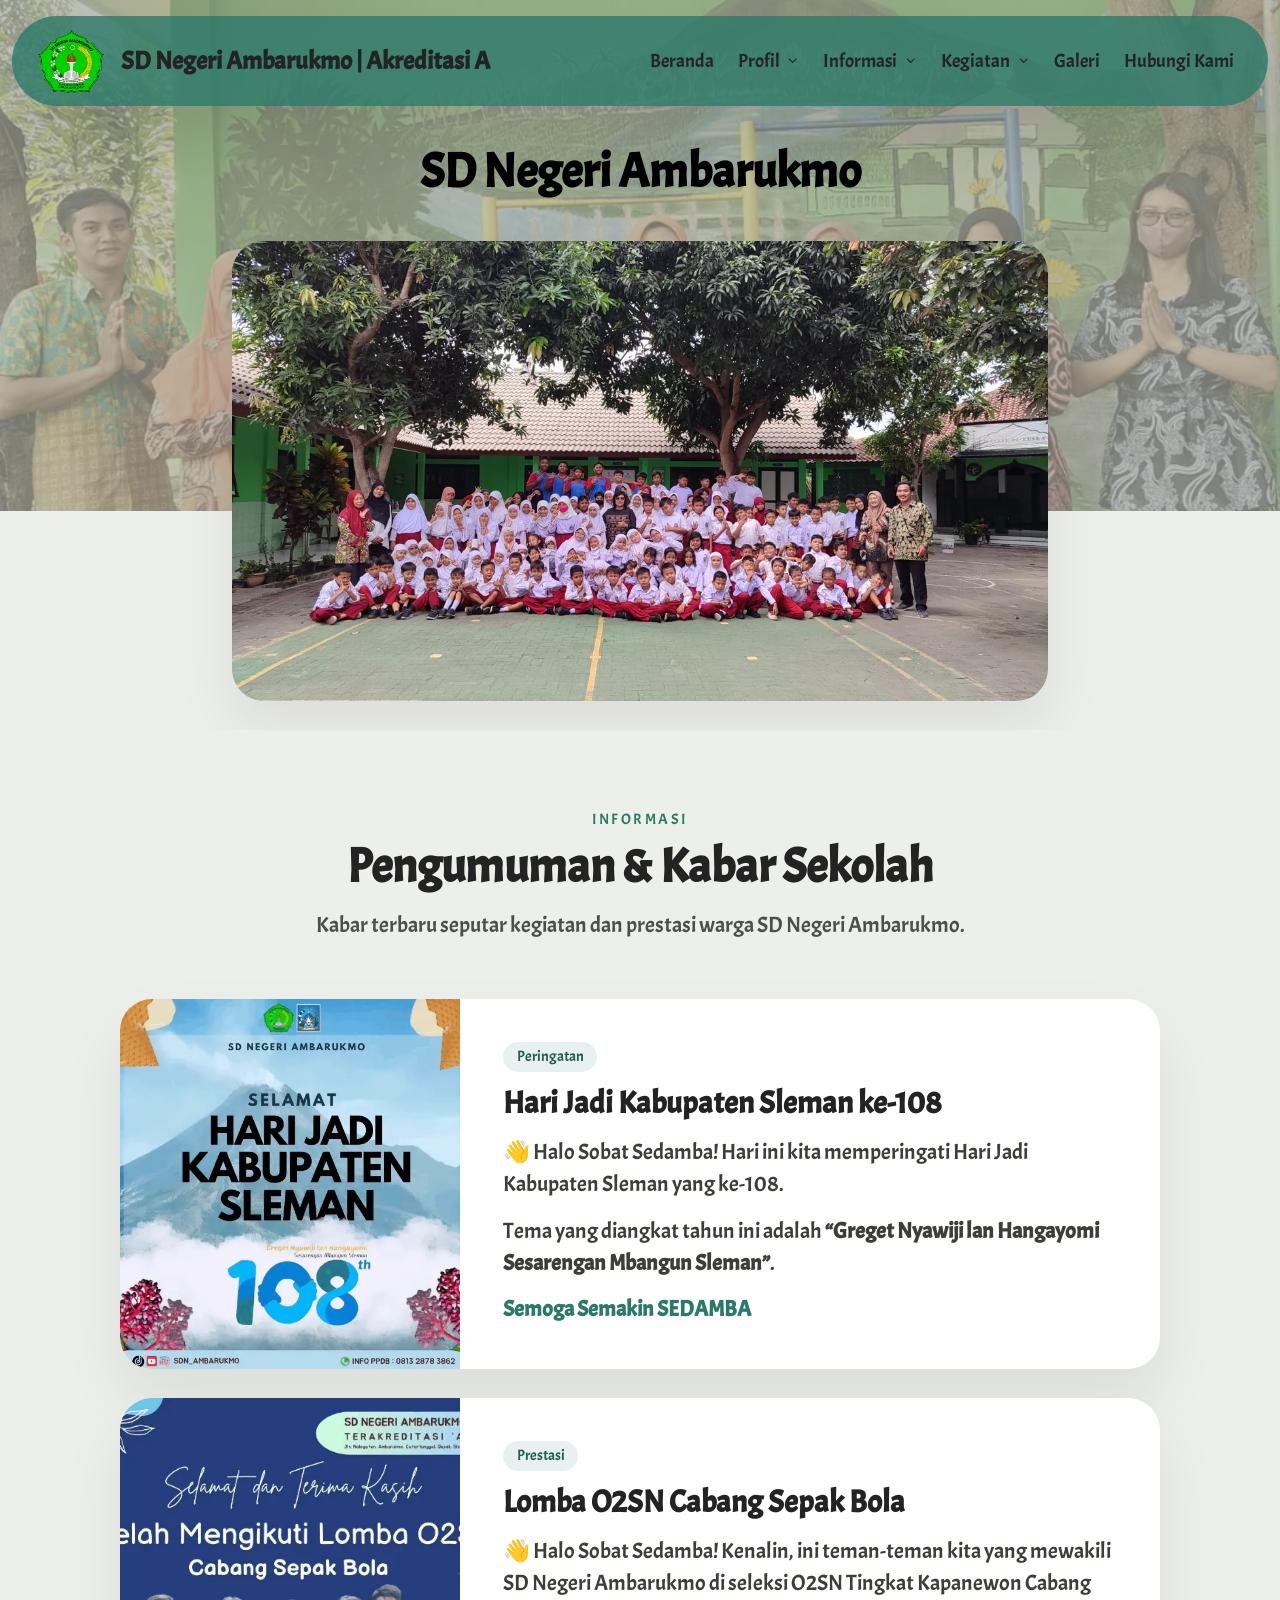
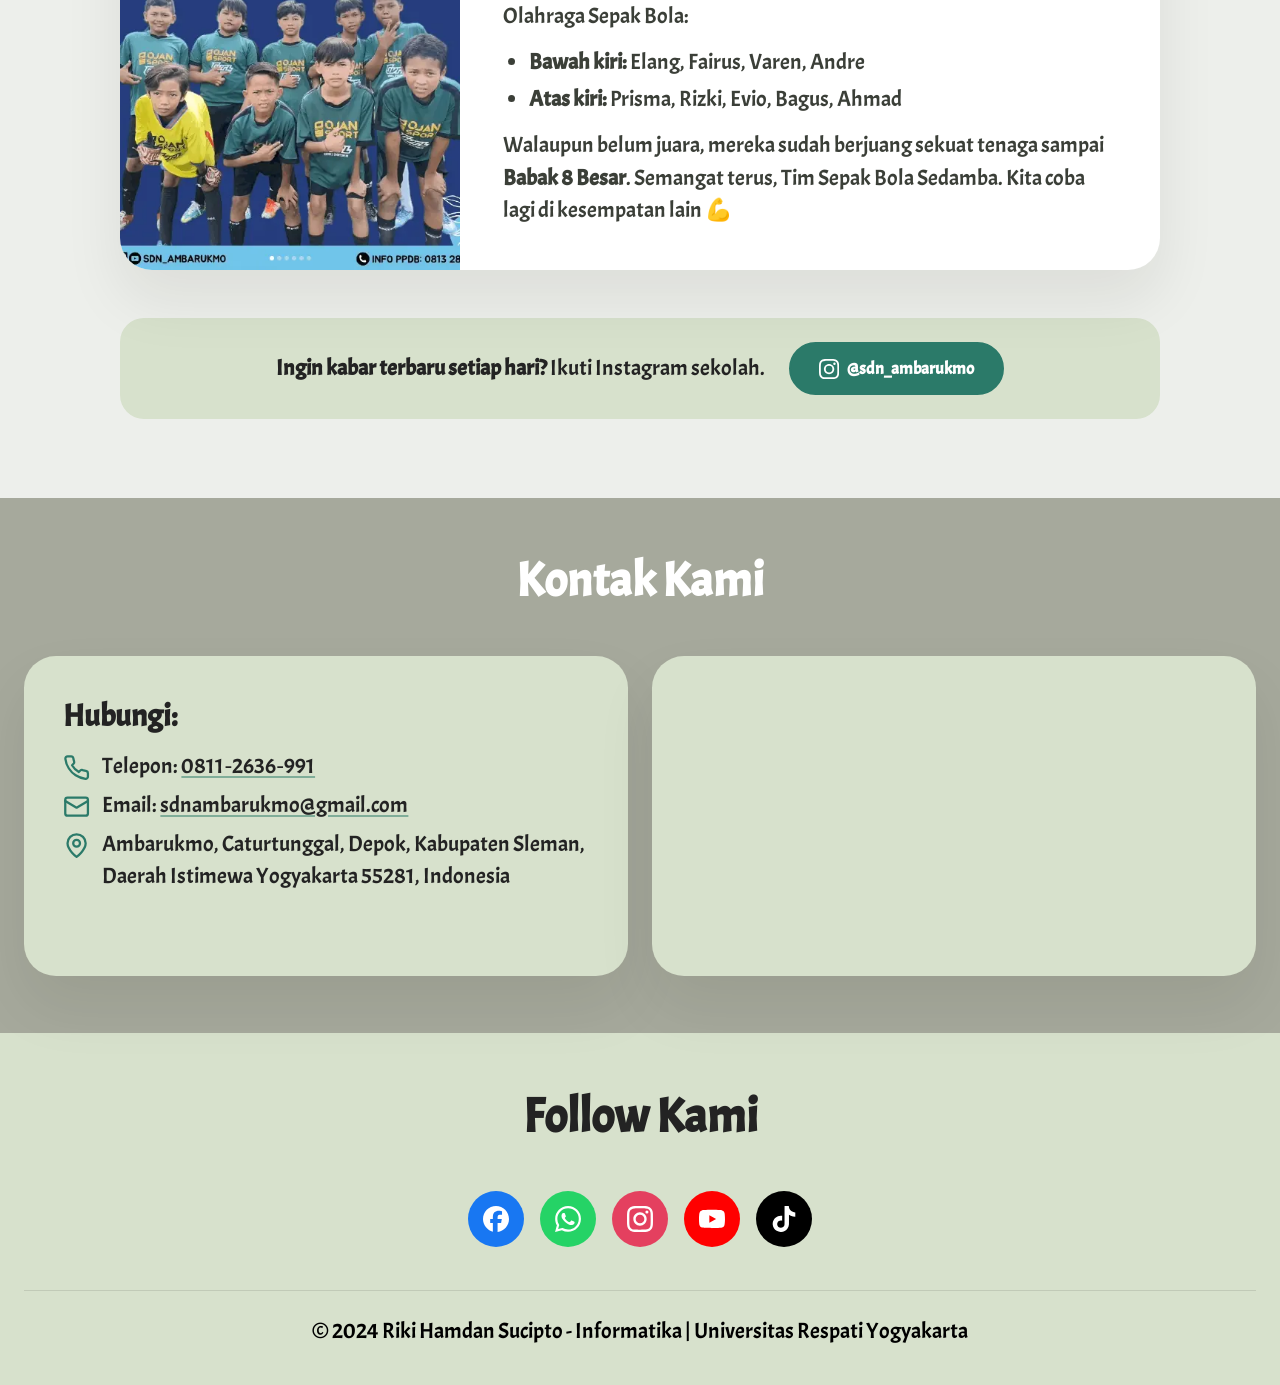
<file: pengumuman.html>
<!DOCTYPE html>
<html lang="id">
<head>
<meta charset="utf-8">
<meta name="viewport" content="width=device-width, initial-scale=1">
<title>Pengumuman | SD Negeri Ambarukmo</title>
<meta name="description" content="Pengumuman dan kabar terbaru dari SD Negeri Ambarukmo.">
<meta name="theme-color" content="#2b7a69">
<meta property="og:type" content="website">
<meta property="og:title" content="Pengumuman | SD Negeri Ambarukmo">
<meta property="og:description" content="Pengumuman dan kabar terbaru dari SD Negeri Ambarukmo.">
<meta property="og:image" content="assets/img/foto-bersama.webp">
<link rel="icon" href="assets/img/logo-sd-2.webp" type="image/webp">
<link rel="preload" href="assets/fonts/acme-400.woff2" as="font" type="font/woff2" crossorigin>
<link rel="stylesheet" href="assets/css/style.css?v=5cf691ba">
<script src="assets/js/content.js?v=f4596e85" defer></script>
<style>@media (max-width:767px){[style*="assets/img/ganti-bg-sdn.webp"]{background-image:url(assets/img/ganti-bg-sdn-640.webp)!important}}</style>
<script>document.documentElement.classList.add('js')</script>
</head>
<body>
<a class="skip-link" href="#konten">Langsung ke konten</a>
<header class="site-header">
  <nav class="navbar" aria-label="Menu utama">
    <a class="brand" href="index.html">
      <img src="assets/img/logo-sd-2.webp" width="66" height="62" alt="Logo SD Negeri Ambarukmo">
      <span class="brand__text">SD Negeri Ambarukmo<span class="brand__sep"> | </span><span class="brand__badge">Akreditasi A</span></span>
    </a>
    <button type="button" class="nav-toggle" aria-expanded="false" aria-controls="menu-utama" aria-label="Buka menu"><span></span><span></span><span></span></button>
    <div class="nav" id="menu-utama">
      <ul class="nav__list">
        <li class="nav__item"><a class="nav__link" href="index.html">Beranda</a></li>
        <li class="nav__item nav__item--dropdown">
          <button type="button" class="nav__link" aria-expanded="false" aria-controls="dd-1">Profil<svg class="nav__caret" viewBox="0 0 24 24" fill="none" stroke="currentColor" stroke-width="2" stroke-linecap="round" stroke-linejoin="round" aria-hidden="true"><path d="m6 9 6 6 6-6"/></svg></button>
          <div class="dropdown" id="dd-1"><ul class="dropdown__list">
            <li><a href="visi-misi.html">Visi &amp; Misi</a></li>
            <li><a href="guru-pegawai.html">Guru &amp; Pegawai</a></li>
          </ul></div>
        </li>
        <li class="nav__item nav__item--dropdown">
          <button type="button" class="nav__link" aria-expanded="false" aria-controls="dd-2" data-active>Informasi<svg class="nav__caret" viewBox="0 0 24 24" fill="none" stroke="currentColor" stroke-width="2" stroke-linecap="round" stroke-linejoin="round" aria-hidden="true"><path d="m6 9 6 6 6-6"/></svg></button>
          <div class="dropdown" id="dd-2"><ul class="dropdown__list">
            <li><a href="pendaftaran.html">Pendaftaran</a></li>
            <li><a href="pengumuman.html" aria-current="page">Pengumuman</a></li>
            <li><a href="fasilitas.html">Fasilitas</a></li>
          </ul></div>
        </li>
        <li class="nav__item nav__item--dropdown">
          <button type="button" class="nav__link" aria-expanded="false" aria-controls="dd-3">Kegiatan<svg class="nav__caret" viewBox="0 0 24 24" fill="none" stroke="currentColor" stroke-width="2" stroke-linecap="round" stroke-linejoin="round" aria-hidden="true"><path d="m6 9 6 6 6-6"/></svg></button>
          <div class="dropdown" id="dd-3"><ul class="dropdown__list">
            <li><a href="ekstrakurikuler.html">Ekstrakurikuler</a></li>
            <li><a href="kegiatan-sekolah.html">Kegiatan Sekolah</a></li>
            <li><a href="komunitas-sedamba.html">Komunitas Belajar SEDAMBA</a></li>
            <li><a href="parenting.html">Kegiatan Parenting</a></li>
          </ul></div>
        </li>
        <li class="nav__item"><a class="nav__link" href="galeri.html">Galeri</a></li>
        <li class="nav__item"><a class="nav__link" href="hubungi-kami.html">Hubungi Kami</a></li>
      </ul>
    </div>
  </nav>
</header>
<main id="konten">
<section class="hero parallax" style="background-image:url(assets/img/ganti-bg-sdn.webp)">
  <div class="container">
    <h1 class="d2"><b>SD Negeri Ambarukmo</b></h1>
    <div class="ph hero__img"><img src="assets/img/foto-bersama.webp" srcset="assets/img/foto-bersama-640.webp 640w, assets/img/foto-bersama.webp 1200w" sizes="(max-width: 860px) 100vw, 816px" width="1200" height="676" alt="Foto bersama siswa dan guru di halaman SD Negeri Ambarukmo" fetchpriority="high" decoding="async"></div>
  </div>
</section>
<section class="section" style="--bg-color:var(--light)" aria-labelledby="pengumuman">
  <div class="container">
    <header class="page-intro" data-reveal>
      <p class="eyebrow">Informasi</p>
      <h2 class="d2" id="pengumuman"><b>Pengumuman &amp; Kabar Sekolah</b></h2>
      <p class="d7">Kabar terbaru seputar kegiatan dan prestasi warga SD Negeri Ambarukmo.</p>
    </header>
    <div class="news-list" data-dyn="pengumuman">
      <article class="news" data-reveal aria-labelledby="berita-1">
        <button type="button" class="ph zoomable news__img" data-lightbox="pengumuman" data-full="assets/img/ultah-sleman-sdn.webp" aria-label="Perbesar foto: Poster Hari Jadi Kabupaten Sleman ke-108"><img src="assets/img/ultah-sleman-sdn.webp" width="640" height="635" alt="Poster Hari Jadi Kabupaten Sleman ke-108" loading="lazy" decoding="async"></button>
        <div class="news__body d7">
          <span class="pill">Peringatan</span>
          <h3 class="d5" id="berita-1"><b>Hari Jadi Kabupaten Sleman ke-108</b></h3>
          <p>👋 Halo Sobat Sedamba! Hari ini kita memperingati Hari Jadi Kabupaten Sleman yang ke-108.</p>
          <p>Tema yang diangkat tahun ini adalah <b>“Greget Nyawiji lan Hangayomi Sesarengan Mbangun Sleman”</b>.</p>
          <p class="news__sign">Semoga Semakin SEDAMBA</p>
        </div>
      </article>
      <article class="news" data-reveal aria-labelledby="berita-2">
        <button type="button" class="ph zoomable news__img" data-lightbox="pengumuman" data-full="assets/img/sepak-bola-sdn.webp" aria-label="Perbesar foto: Tim sepak bola SD Negeri Ambarukmo pada lomba O2SN"><img src="assets/img/sepak-bola-sdn.webp" width="643" height="637" alt="Tim sepak bola SD Negeri Ambarukmo pada lomba O2SN" loading="lazy" decoding="async"></button>
        <div class="news__body d7">
          <span class="pill">Prestasi</span>
          <h3 class="d5" id="berita-2"><b>Lomba O2SN Cabang Sepak Bola</b></h3>
          <p>👋 Halo Sobat Sedamba! Kenalin, ini teman-teman kita yang mewakili SD Negeri Ambarukmo di seleksi O2SN Tingkat Kapanewon Cabang Olahraga Sepak Bola:</p>
          <ul class="news__list"><li><b>Bawah kiri:</b> Elang, Fairus, Varen, Andre</li><li><b>Atas kiri:</b> Prisma, Rizki, Evio, Bagus, Ahmad</li></ul>
          <p>Walaupun belum juara, mereka sudah berjuang sekuat tenaga sampai <b>Babak 8 Besar</b>. Semangat terus, Tim Sepak Bola Sedamba. Kita coba lagi di kesempatan lain 💪</p>
        </div>
      </article>
    </div>
    <aside class="follow-note" data-reveal>
      <p class="d7"><b>Ingin kabar terbaru setiap hari?</b> Ikuti Instagram sekolah.</p>
      <a class="btn" href="https://www.instagram.com/sdn_ambarukmo" target="_blank" rel="noopener"><svg viewBox="0 0 24 24" aria-hidden="true"><path d="M7.0301.084c-1.2768.0602-2.1487.264-2.911.5634-.7888.3075-1.4575.72-2.1228 1.3877-.6652.6677-1.075 1.3368-1.3802 2.127-.2954.7638-.4956 1.6365-.552 2.914-.0564 1.2775-.0689 1.6882-.0626 4.947.0062 3.2586.0206 3.6671.0825 4.9473.061 1.2765.264 2.1482.5635 2.9107.308.7889.72 1.4573 1.388 2.1228.6679.6655 1.3365 1.0743 2.1285 1.38.7632.295 1.6361.4961 2.9134.552 1.2773.056 1.6884.069 4.9462.0627 3.2578-.0062 3.668-.0207 4.9478-.0814 1.28-.0607 2.147-.2652 2.9098-.5633.7889-.3086 1.4578-.72 2.1228-1.3881.665-.6682 1.0745-1.3378 1.3795-2.1284.2957-.7632.4966-1.636.552-2.9124.056-1.2809.0692-1.6898.063-4.948-.0063-3.2583-.021-3.6668-.0817-4.9465-.0607-1.2797-.264-2.1487-.5633-2.9117-.3084-.7889-.72-1.4568-1.3876-2.1228C21.2982 1.33 20.628.9208 19.8378.6165 19.074.321 18.2017.1197 16.9244.0645 15.6471.0093 15.236-.005 11.977.0014 8.718.0076 8.31.0215 7.0301.0839m.1402 21.6932c-1.17-.0509-1.8053-.2453-2.2287-.408-.5606-.216-.96-.4771-1.3819-.895-.422-.4178-.6811-.8186-.9-1.378-.1644-.4234-.3624-1.058-.4171-2.228-.0595-1.2645-.072-1.6442-.079-4.848-.007-3.2037.0053-3.583.0607-4.848.05-1.169.2456-1.805.408-2.2282.216-.5613.4762-.96.895-1.3816.4188-.4217.8184-.6814 1.3783-.9003.423-.1651 1.0575-.3614 2.227-.4171 1.2655-.06 1.6447-.072 4.848-.079 3.2033-.007 3.5835.005 4.8495.0608 1.169.0508 1.8053.2445 2.228.408.5608.216.96.4754 1.3816.895.4217.4194.6816.8176.9005 1.3787.1653.4217.3617 1.056.4169 2.2263.0602 1.2655.0739 1.645.0796 4.848.0058 3.203-.0055 3.5834-.061 4.848-.051 1.17-.245 1.8055-.408 2.2294-.216.5604-.4763.96-.8954 1.3814-.419.4215-.8181.6811-1.3783.9-.4224.1649-1.0577.3617-2.2262.4174-1.2656.0595-1.6448.072-4.8493.079-3.2045.007-3.5825-.006-4.848-.0608M16.953 5.5864A1.44 1.44 0 1 0 18.39 4.144a1.44 1.44 0 0 0-1.437 1.4424M5.8385 12.012c.0067 3.4032 2.7706 6.1557 6.173 6.1493 3.4026-.0065 6.157-2.7701 6.1506-6.1733-.0065-3.4032-2.771-6.1565-6.174-6.1498-3.403.0067-6.156 2.771-6.1496 6.1738M8 12.0077a4 4 0 1 1 4.008 3.9921A3.9996 3.9996 0 0 1 8 12.0077"/></svg>@sdn_ambarukmo</a>
    </aside>
  </div>
</section>
<section class="section section--tight section--contact" aria-labelledby="kontak">
  <div class="container">
    <h2 class="d2 title section-title" id="kontak" data-reveal><b>Kontak Kami</b></h2>
    <div class="contact">
      <div class="contact__card" data-reveal>
        <h3 class="d5"><b>Hubungi:</b></h3>
        <ul class="contact__list d7">
          <li><svg viewBox="0 0 24 24" fill="none" stroke="currentColor" stroke-width="2" stroke-linecap="round" stroke-linejoin="round" aria-hidden="true"><path d="M22 16.9v3a2 2 0 0 1-2.2 2 19.8 19.8 0 0 1-8.6-3.1 19.5 19.5 0 0 1-6-6A19.8 19.8 0 0 1 2.1 4.2 2 2 0 0 1 4.1 2h3a2 2 0 0 1 2 1.7c.1 1 .4 1.9.7 2.8a2 2 0 0 1-.5 2.1L8 9.9a16 16 0 0 0 6 6l1.3-1.3a2 2 0 0 1 2.1-.4c.9.3 1.8.6 2.8.7a2 2 0 0 1 1.7 2z"/></svg><span>Telepon: <a href="tel:+628112636991">0811&#8209;2636&#8209;991</a></span></li>
          
          <li><svg viewBox="0 0 24 24" fill="none" stroke="currentColor" stroke-width="2" stroke-linecap="round" stroke-linejoin="round" aria-hidden="true"><rect x="2" y="4" width="20" height="16" rx="2"/><path d="m22 7-10 6L2 7"/></svg><span>Email: <a href="mailto:sdnambarukmo@gmail.com">sdnambarukmo@gmail.com</a></span></li>
          <li><svg viewBox="0 0 24 24" fill="none" stroke="currentColor" stroke-width="2" stroke-linecap="round" stroke-linejoin="round" aria-hidden="true"><path d="M20 10c0 6-8 12-8 12S4 16 4 10a8 8 0 0 1 16 0z"/><circle cx="12" cy="10" r="3"/></svg><span>Ambarukmo, Caturtunggal, Depok, Kabupaten Sleman, Daerah Istimewa Yogyakarta 55281, Indonesia</span></li>
        </ul>
      </div>
      <div class="map" data-reveal style="--delay:120ms">
        <iframe src="https://www.google.com/maps?q=SD+Negeri+Ambarukmo,+Caturtunggal,+Depok,+Sleman&output=embed" title="Peta lokasi SD Negeri Ambarukmo" loading="lazy" referrerpolicy="no-referrer-when-downgrade"></iframe>
      </div>
    </div>
  </div>
</section>
</main>
<footer class="site-footer" aria-labelledby="follow">
  <div class="container">
    <h2 class="d2 title" id="follow" data-reveal><b>Follow Kami</b></h2>
    <div class="social" data-reveal>
      <a href="https://www.facebook.com/sdnambarukmo" target="_blank" rel="noopener" style="--c:#1877f2" aria-label="Facebook SD Negeri Ambarukmo"><svg viewBox="0 0 24 24" aria-hidden="true"><path d="M9.101 23.691v-7.98H6.627v-3.667h2.474v-1.58c0-4.085 1.848-5.978 5.858-5.978.401 0 .955.042 1.468.103a8.68 8.68 0 0 1 1.141.195v3.325a8.623 8.623 0 0 0-.653-.036 26.805 26.805 0 0 0-.733-.009c-.707 0-1.259.096-1.675.309a1.686 1.686 0 0 0-.679.622c-.258.42-.374.995-.374 1.752v1.297h3.919l-.386 2.103-.287 1.564h-3.246v8.245C19.396 23.238 24 18.179 24 12.044c0-6.627-5.373-12-12-12s-12 5.373-12 12c0 5.628 3.874 10.35 9.101 11.647Z"/></svg></a>
      <a href="https://wa.me/6281328783862" target="_blank" rel="noopener" style="--c:#25d366" aria-label="WhatsApp SD Negeri Ambarukmo"><svg viewBox="0 0 24 24" aria-hidden="true"><path d="M17.472 14.382c-.297-.149-1.758-.867-2.03-.967-.273-.099-.471-.148-.67.15-.197.297-.767.966-.94 1.164-.173.199-.347.223-.644.075-.297-.15-1.255-.463-2.39-1.475-.883-.788-1.48-1.761-1.653-2.059-.173-.297-.018-.458.13-.606.134-.133.298-.347.446-.52.149-.174.198-.298.298-.497.099-.198.05-.371-.025-.52-.075-.149-.669-1.612-.916-2.207-.242-.579-.487-.5-.669-.51-.173-.008-.371-.01-.57-.01-.198 0-.52.074-.792.372-.272.297-1.04 1.016-1.04 2.479 0 1.462 1.065 2.875 1.213 3.074.149.198 2.096 3.2 5.077 4.487.709.306 1.262.489 1.694.625.712.227 1.36.195 1.871.118.571-.085 1.758-.719 2.006-1.413.248-.694.248-1.289.173-1.413-.074-.124-.272-.198-.57-.347m-5.421 7.403h-.004a9.87 9.87 0 01-5.031-1.378l-.361-.214-3.741.982.998-3.648-.235-.374a9.86 9.86 0 01-1.51-5.26c.001-5.45 4.436-9.884 9.888-9.884 2.64 0 5.122 1.03 6.988 2.898a9.825 9.825 0 012.893 6.994c-.003 5.45-4.437 9.884-9.885 9.884m8.413-18.297A11.815 11.815 0 0012.05 0C5.495 0 .16 5.335.157 11.892c0 2.096.547 4.142 1.588 5.945L.057 24l6.305-1.654a11.882 11.882 0 005.683 1.448h.005c6.554 0 11.89-5.335 11.893-11.893a11.821 11.821 0 00-3.48-8.413Z"/></svg></a>
      <a href="https://www.instagram.com/sdn_ambarukmo" target="_blank" rel="noopener" style="--c:#e4405f" aria-label="Instagram SD Negeri Ambarukmo"><svg viewBox="0 0 24 24" aria-hidden="true"><path d="M7.0301.084c-1.2768.0602-2.1487.264-2.911.5634-.7888.3075-1.4575.72-2.1228 1.3877-.6652.6677-1.075 1.3368-1.3802 2.127-.2954.7638-.4956 1.6365-.552 2.914-.0564 1.2775-.0689 1.6882-.0626 4.947.0062 3.2586.0206 3.6671.0825 4.9473.061 1.2765.264 2.1482.5635 2.9107.308.7889.72 1.4573 1.388 2.1228.6679.6655 1.3365 1.0743 2.1285 1.38.7632.295 1.6361.4961 2.9134.552 1.2773.056 1.6884.069 4.9462.0627 3.2578-.0062 3.668-.0207 4.9478-.0814 1.28-.0607 2.147-.2652 2.9098-.5633.7889-.3086 1.4578-.72 2.1228-1.3881.665-.6682 1.0745-1.3378 1.3795-2.1284.2957-.7632.4966-1.636.552-2.9124.056-1.2809.0692-1.6898.063-4.948-.0063-3.2583-.021-3.6668-.0817-4.9465-.0607-1.2797-.264-2.1487-.5633-2.9117-.3084-.7889-.72-1.4568-1.3876-2.1228C21.2982 1.33 20.628.9208 19.8378.6165 19.074.321 18.2017.1197 16.9244.0645 15.6471.0093 15.236-.005 11.977.0014 8.718.0076 8.31.0215 7.0301.0839m.1402 21.6932c-1.17-.0509-1.8053-.2453-2.2287-.408-.5606-.216-.96-.4771-1.3819-.895-.422-.4178-.6811-.8186-.9-1.378-.1644-.4234-.3624-1.058-.4171-2.228-.0595-1.2645-.072-1.6442-.079-4.848-.007-3.2037.0053-3.583.0607-4.848.05-1.169.2456-1.805.408-2.2282.216-.5613.4762-.96.895-1.3816.4188-.4217.8184-.6814 1.3783-.9003.423-.1651 1.0575-.3614 2.227-.4171 1.2655-.06 1.6447-.072 4.848-.079 3.2033-.007 3.5835.005 4.8495.0608 1.169.0508 1.8053.2445 2.228.408.5608.216.96.4754 1.3816.895.4217.4194.6816.8176.9005 1.3787.1653.4217.3617 1.056.4169 2.2263.0602 1.2655.0739 1.645.0796 4.848.0058 3.203-.0055 3.5834-.061 4.848-.051 1.17-.245 1.8055-.408 2.2294-.216.5604-.4763.96-.8954 1.3814-.419.4215-.8181.6811-1.3783.9-.4224.1649-1.0577.3617-2.2262.4174-1.2656.0595-1.6448.072-4.8493.079-3.2045.007-3.5825-.006-4.848-.0608M16.953 5.5864A1.44 1.44 0 1 0 18.39 4.144a1.44 1.44 0 0 0-1.437 1.4424M5.8385 12.012c.0067 3.4032 2.7706 6.1557 6.173 6.1493 3.4026-.0065 6.157-2.7701 6.1506-6.1733-.0065-3.4032-2.771-6.1565-6.174-6.1498-3.403.0067-6.156 2.771-6.1496 6.1738M8 12.0077a4 4 0 1 1 4.008 3.9921A3.9996 3.9996 0 0 1 8 12.0077"/></svg></a>
      <a href="https://www.youtube.com/@sdnambarukmo7962" target="_blank" rel="noopener" style="--c:#ff0000" aria-label="YouTube SD Negeri Ambarukmo"><svg viewBox="0 0 24 24" aria-hidden="true"><path d="M23.498 6.186a3.016 3.016 0 0 0-2.122-2.136C19.505 3.545 12 3.545 12 3.545s-7.505 0-9.377.505A3.017 3.017 0 0 0 .502 6.186C0 8.07 0 12 0 12s0 3.93.502 5.814a3.016 3.016 0 0 0 2.122 2.136c1.871.505 9.376.505 9.376.505s7.505 0 9.377-.505a3.015 3.015 0 0 0 2.122-2.136C24 15.93 24 12 24 12s0-3.93-.502-5.814zM9.545 15.568V8.432L15.818 12l-6.273 3.568z"/></svg></a>
      <a href="https://www.tiktok.com/@sdnegeriambarukmo" target="_blank" rel="noopener" style="--c:#000000" aria-label="TikTok SD Negeri Ambarukmo"><svg viewBox="0 0 24 24" aria-hidden="true"><path d="M12.525.02c1.31-.02 2.61-.01 3.91-.02.08 1.53.63 3.09 1.75 4.17 1.12 1.11 2.7 1.62 4.24 1.79v4.03c-1.44-.05-2.89-.35-4.2-.97-.57-.26-1.1-.59-1.62-.93-.01 2.92.01 5.84-.02 8.75-.08 1.4-.54 2.79-1.35 3.94-1.31 1.92-3.58 3.17-5.91 3.21-1.43.08-2.86-.31-4.08-1.03-2.02-1.19-3.44-3.37-3.65-5.71-.02-.5-.03-1-.01-1.49.18-1.9 1.12-3.72 2.58-4.96 1.66-1.44 3.98-2.13 6.15-1.72.02 1.48-.04 2.96-.04 4.44-.99-.32-2.15-.23-3.02.37-.63.41-1.11 1.04-1.36 1.75-.21.51-.15 1.07-.14 1.61.24 1.64 1.82 3.02 3.5 2.87 1.12-.01 2.19-.66 2.77-1.61.19-.33.4-.67.41-1.06.1-1.79.06-3.57.07-5.36.01-4.03-.01-8.05.02-12.07z"/></svg></a>
    </div>
    <p class="copyright d7">© 2024 Riki Hamdan Sucipto - Informatika | Universitas Respati Yogyakarta</p>
  </div>
</footer>
<script src="assets/js/main.js?v=32d5969f" defer></script>
</body>
</html>
</file>
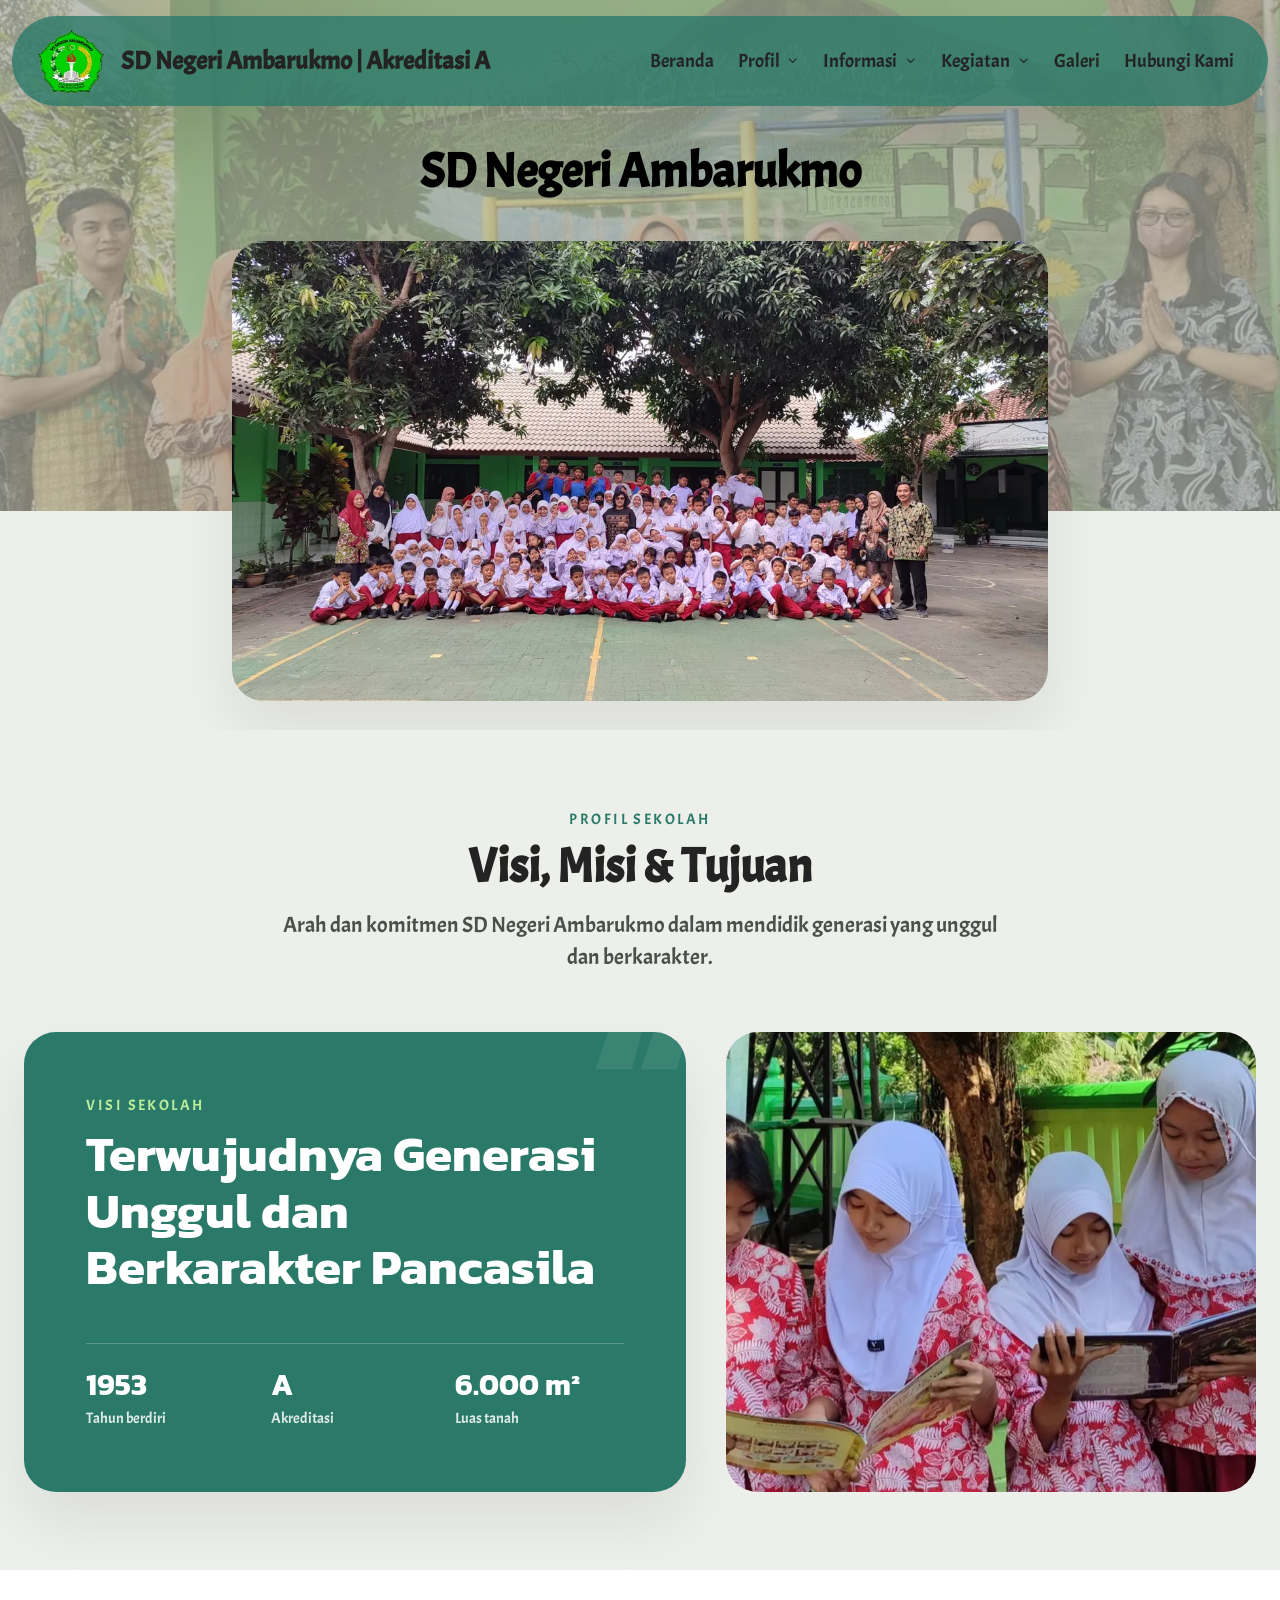
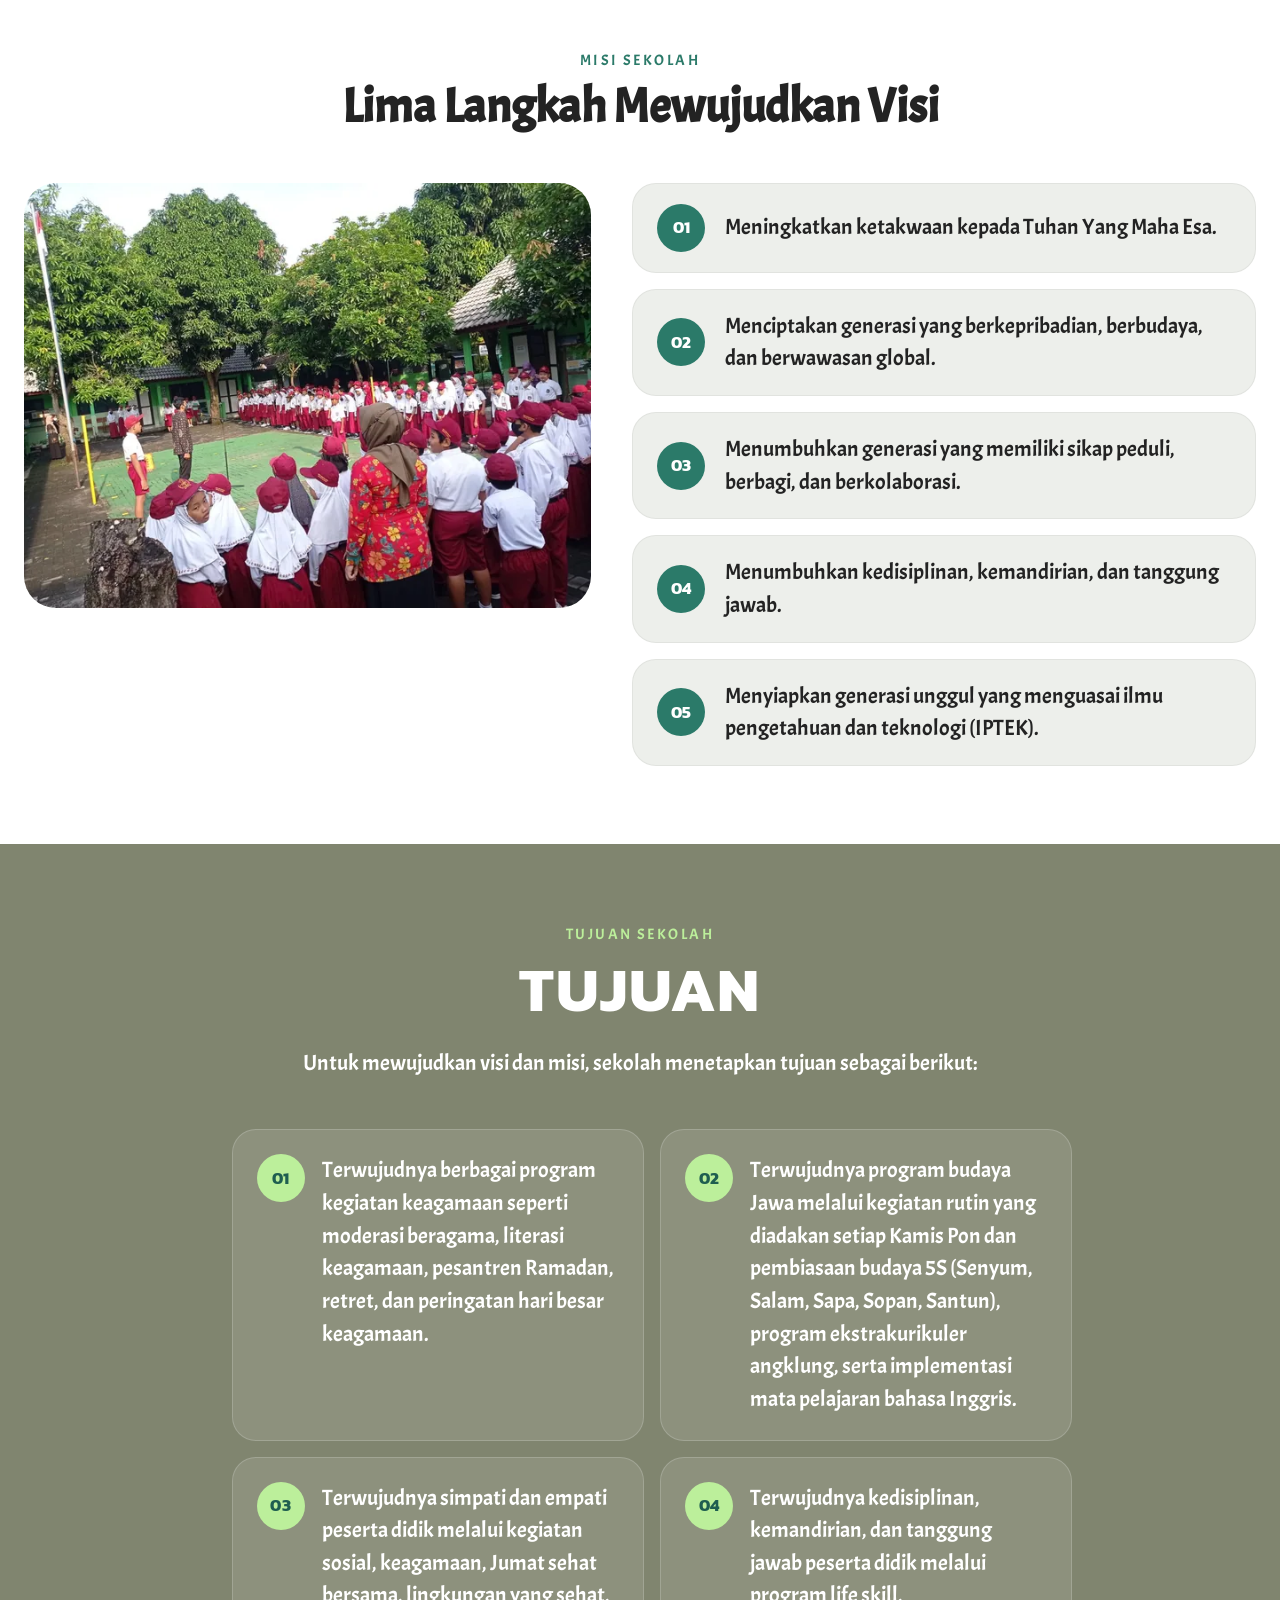
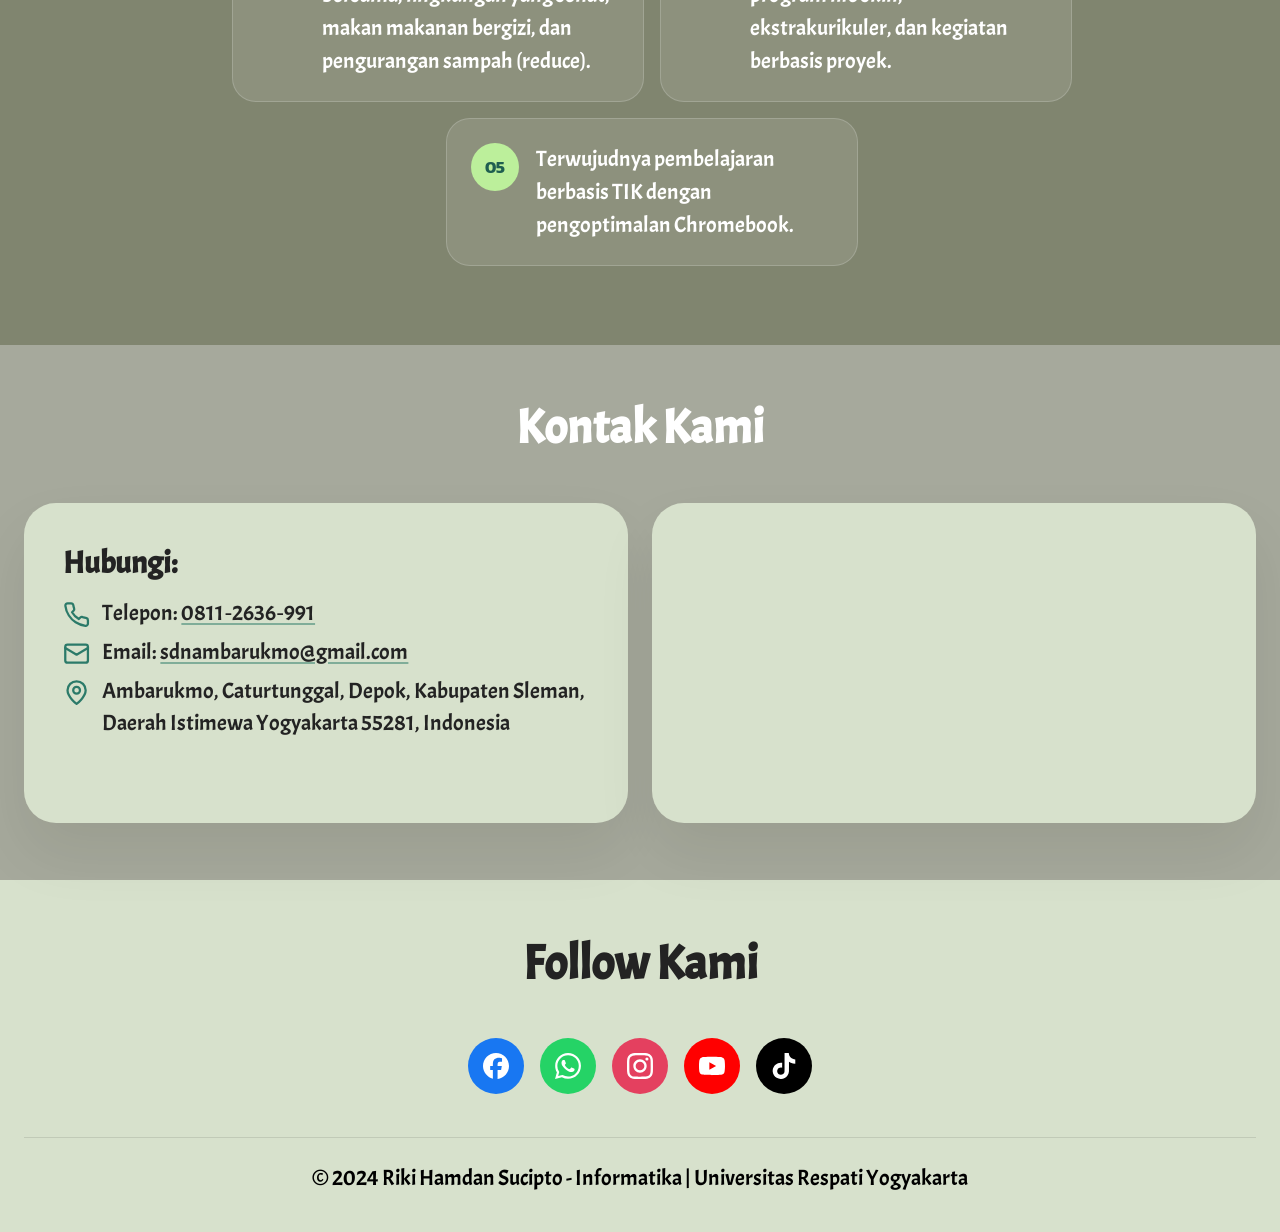
<file: visi-misi.html>
<!DOCTYPE html>
<html lang="id">
<head>
<meta charset="utf-8">
<meta name="viewport" content="width=device-width, initial-scale=1">
<title>Visi &amp; Misi | SD Negeri Ambarukmo</title>
<meta name="description" content="Visi, misi, dan tujuan SD Negeri Ambarukmo: terwujudnya generasi unggul dan berkarakter Pancasila.">
<meta name="theme-color" content="#2b7a69">
<meta property="og:type" content="website">
<meta property="og:title" content="Visi &amp; Misi | SD Negeri Ambarukmo">
<meta property="og:description" content="Visi, misi, dan tujuan SD Negeri Ambarukmo: terwujudnya generasi unggul dan berkarakter Pancasila.">
<meta property="og:image" content="assets/img/foto-bersama.webp">
<link rel="icon" href="assets/img/logo-sd-2.webp" type="image/webp">
<link rel="preload" href="assets/fonts/acme-400.woff2" as="font" type="font/woff2" crossorigin>
<link rel="stylesheet" href="assets/css/style.css?v=5cf691ba">
<script src="assets/js/content.js?v=f4596e85" defer></script>
<style>@media (max-width:767px){[style*="assets/img/1683005068651.webp"]{background-image:url(assets/img/1683005068651-640.webp)!important}[style*="assets/img/ganti-bg-sdn.webp"]{background-image:url(assets/img/ganti-bg-sdn-640.webp)!important}}</style>
<script>document.documentElement.classList.add('js')</script>
</head>
<body>
<a class="skip-link" href="#konten">Langsung ke konten</a>
<header class="site-header">
  <nav class="navbar" aria-label="Menu utama">
    <a class="brand" href="index.html">
      <img src="assets/img/logo-sd-2.webp" width="66" height="62" alt="Logo SD Negeri Ambarukmo">
      <span class="brand__text">SD Negeri Ambarukmo<span class="brand__sep"> | </span><span class="brand__badge">Akreditasi A</span></span>
    </a>
    <button type="button" class="nav-toggle" aria-expanded="false" aria-controls="menu-utama" aria-label="Buka menu"><span></span><span></span><span></span></button>
    <div class="nav" id="menu-utama">
      <ul class="nav__list">
        <li class="nav__item"><a class="nav__link" href="index.html">Beranda</a></li>
        <li class="nav__item nav__item--dropdown">
          <button type="button" class="nav__link" aria-expanded="false" aria-controls="dd-1" data-active>Profil<svg class="nav__caret" viewBox="0 0 24 24" fill="none" stroke="currentColor" stroke-width="2" stroke-linecap="round" stroke-linejoin="round" aria-hidden="true"><path d="m6 9 6 6 6-6"/></svg></button>
          <div class="dropdown" id="dd-1"><ul class="dropdown__list">
            <li><a href="visi-misi.html" aria-current="page">Visi &amp; Misi</a></li>
            <li><a href="guru-pegawai.html">Guru &amp; Pegawai</a></li>
          </ul></div>
        </li>
        <li class="nav__item nav__item--dropdown">
          <button type="button" class="nav__link" aria-expanded="false" aria-controls="dd-2">Informasi<svg class="nav__caret" viewBox="0 0 24 24" fill="none" stroke="currentColor" stroke-width="2" stroke-linecap="round" stroke-linejoin="round" aria-hidden="true"><path d="m6 9 6 6 6-6"/></svg></button>
          <div class="dropdown" id="dd-2"><ul class="dropdown__list">
            <li><a href="pendaftaran.html">Pendaftaran</a></li>
            <li><a href="pengumuman.html">Pengumuman</a></li>
            <li><a href="fasilitas.html">Fasilitas</a></li>
          </ul></div>
        </li>
        <li class="nav__item nav__item--dropdown">
          <button type="button" class="nav__link" aria-expanded="false" aria-controls="dd-3">Kegiatan<svg class="nav__caret" viewBox="0 0 24 24" fill="none" stroke="currentColor" stroke-width="2" stroke-linecap="round" stroke-linejoin="round" aria-hidden="true"><path d="m6 9 6 6 6-6"/></svg></button>
          <div class="dropdown" id="dd-3"><ul class="dropdown__list">
            <li><a href="ekstrakurikuler.html">Ekstrakurikuler</a></li>
            <li><a href="kegiatan-sekolah.html">Kegiatan Sekolah</a></li>
            <li><a href="komunitas-sedamba.html">Komunitas Belajar SEDAMBA</a></li>
            <li><a href="parenting.html">Kegiatan Parenting</a></li>
          </ul></div>
        </li>
        <li class="nav__item"><a class="nav__link" href="galeri.html">Galeri</a></li>
        <li class="nav__item"><a class="nav__link" href="hubungi-kami.html">Hubungi Kami</a></li>
      </ul>
    </div>
  </nav>
</header>
<main id="konten">
<section class="hero parallax" style="background-image:url(assets/img/ganti-bg-sdn.webp)">
  <div class="container">
    <h1 class="d2"><b>SD Negeri Ambarukmo</b></h1>
    <div class="ph hero__img"><img src="assets/img/foto-bersama.webp" srcset="assets/img/foto-bersama-640.webp 640w, assets/img/foto-bersama.webp 1200w" sizes="(max-width: 860px) 100vw, 816px" width="1200" height="676" alt="Foto bersama siswa dan guru di halaman SD Negeri Ambarukmo" fetchpriority="high" decoding="async"></div>
  </div>
</section>
<section class="section" style="--bg-color:var(--light)" aria-labelledby="visi">
  <div class="container">
    <header class="page-intro" data-reveal>
      <p class="eyebrow">Profil Sekolah</p>
      <h2 class="d2"><b>Visi, Misi &amp; Tujuan</b></h2>
      <p class="d7">Arah dan komitmen SD Negeri Ambarukmo dalam mendidik generasi yang unggul dan berkarakter.</p>
    </header>
    <div class="vision">
      <div class="vision__card" data-reveal>
        <p class="eyebrow" id="visi">Visi Sekolah</p>
        <blockquote class="vision__quote">
          <p>Terwujudnya Generasi Unggul dan Berkarakter Pancasila</p>
        </blockquote>
        <ul class="facts">
          <li><b>1953</b><span>Tahun berdiri</span></li>
          <li><b>A</b><span>Akreditasi</span></li>
          <li><b>6.000 m²</b><span>Luas tanah</span></li>
        </ul>
      </div>
      <div data-reveal style="--delay:120ms" class="ph vision__img"><img src="assets/img/foto-visi.webp" width="803" height="894" alt="Siswi SD Negeri Ambarukmo membaca Al-Quran bersama" loading="lazy" decoding="async"></div>
    </div>
  </div>
</section>
<section class="section" style="--bg-color:#fff" aria-labelledby="misi">
  <div class="container">
    <header class="section-head" data-reveal>
      <p class="eyebrow">Misi Sekolah</p>
      <h2 class="d2" id="misi"><b>Lima Langkah Mewujudkan Visi</b></h2>
    </header>
    <div class="mission">
      <div data-reveal class="ph mission__img"><img src="assets/img/upacara.webp" srcset="assets/img/upacara-640.webp 640w, assets/img/upacara.webp 1200w" sizes="(max-width: 991px) 100vw, 560px" width="1200" height="898" alt="Upacara bendera di halaman SD Negeri Ambarukmo" loading="lazy" decoding="async"></div>
      <ol class="mission__list">
        <li class="mission__item" data-reveal style="--delay:0ms"><span class="num">01</span><p class="d7">Meningkatkan ketakwaan kepada Tuhan Yang Maha Esa.</p></li>
        <li class="mission__item" data-reveal style="--delay:70ms"><span class="num">02</span><p class="d7">Menciptakan generasi yang berkepribadian, berbudaya, dan berwawasan global.</p></li>
        <li class="mission__item" data-reveal style="--delay:140ms"><span class="num">03</span><p class="d7">Menumbuhkan generasi yang memiliki sikap peduli, berbagi, dan berkolaborasi.</p></li>
        <li class="mission__item" data-reveal style="--delay:210ms"><span class="num">04</span><p class="d7">Menumbuhkan kedisiplinan, kemandirian, dan tanggung jawab.</p></li>
        <li class="mission__item" data-reveal style="--delay:280ms"><span class="num">05</span><p class="d7">Menyiapkan generasi unggul yang menguasai ilmu pengetahuan dan teknologi (IPTEK).</p></li>
      </ol>
    </div>
  </div>
</section>
<section class="section goals parallax" style="background-image:url(assets/img/1683005068651.webp);--overlay:var(--olive);--overlay-opacity:.9" aria-labelledby="tujuan">
  <div class="container">
    <header class="section-head section-head--light" data-reveal>
      <p class="eyebrow">Tujuan Sekolah</p>
      <h2 class="d1" id="tujuan"><b>TUJUAN</b></h2>
      <p class="d7">Untuk mewujudkan visi dan misi, sekolah menetapkan tujuan sebagai berikut:</p>
    </header>
    <ol class="goal-list">
      <li class="goal" data-reveal style="--delay:0ms"><span class="num">01</span><p class="d7">Terwujudnya berbagai program kegiatan keagamaan seperti moderasi beragama, literasi keagamaan, pesantren Ramadan, retret, dan peringatan hari besar keagamaan.</p></li>
      <li class="goal" data-reveal style="--delay:90ms"><span class="num">02</span><p class="d7">Terwujudnya program budaya Jawa melalui kegiatan rutin yang diadakan setiap Kamis Pon dan pembiasaan budaya 5S (Senyum, Salam, Sapa, Sopan, Santun), program ekstrakurikuler angklung, serta implementasi mata pelajaran bahasa Inggris.</p></li>
      <li class="goal" data-reveal style="--delay:0ms"><span class="num">03</span><p class="d7">Terwujudnya simpati dan empati peserta didik melalui kegiatan sosial, keagamaan, Jumat sehat bersama, lingkungan yang sehat, makan makanan bergizi, dan pengurangan sampah (reduce).</p></li>
      <li class="goal" data-reveal style="--delay:90ms"><span class="num">04</span><p class="d7">Terwujudnya kedisiplinan, kemandirian, dan tanggung jawab peserta didik melalui program life skill, ekstrakurikuler, dan kegiatan berbasis proyek.</p></li>
      <li class="goal" data-reveal style="--delay:0ms"><span class="num">05</span><p class="d7">Terwujudnya pembelajaran berbasis TIK dengan pengoptimalan Chromebook.</p></li>
    </ol>
  </div>
</section>
<section class="section section--tight section--contact" aria-labelledby="kontak">
  <div class="container">
    <h2 class="d2 title section-title" id="kontak" data-reveal><b>Kontak Kami</b></h2>
    <div class="contact">
      <div class="contact__card" data-reveal>
        <h3 class="d5"><b>Hubungi:</b></h3>
        <ul class="contact__list d7">
          <li><svg viewBox="0 0 24 24" fill="none" stroke="currentColor" stroke-width="2" stroke-linecap="round" stroke-linejoin="round" aria-hidden="true"><path d="M22 16.9v3a2 2 0 0 1-2.2 2 19.8 19.8 0 0 1-8.6-3.1 19.5 19.5 0 0 1-6-6A19.8 19.8 0 0 1 2.1 4.2 2 2 0 0 1 4.1 2h3a2 2 0 0 1 2 1.7c.1 1 .4 1.9.7 2.8a2 2 0 0 1-.5 2.1L8 9.9a16 16 0 0 0 6 6l1.3-1.3a2 2 0 0 1 2.1-.4c.9.3 1.8.6 2.8.7a2 2 0 0 1 1.7 2z"/></svg><span>Telepon: <a href="tel:+628112636991">0811&#8209;2636&#8209;991</a></span></li>
          
          <li><svg viewBox="0 0 24 24" fill="none" stroke="currentColor" stroke-width="2" stroke-linecap="round" stroke-linejoin="round" aria-hidden="true"><rect x="2" y="4" width="20" height="16" rx="2"/><path d="m22 7-10 6L2 7"/></svg><span>Email: <a href="mailto:sdnambarukmo@gmail.com">sdnambarukmo@gmail.com</a></span></li>
          <li><svg viewBox="0 0 24 24" fill="none" stroke="currentColor" stroke-width="2" stroke-linecap="round" stroke-linejoin="round" aria-hidden="true"><path d="M20 10c0 6-8 12-8 12S4 16 4 10a8 8 0 0 1 16 0z"/><circle cx="12" cy="10" r="3"/></svg><span>Ambarukmo, Caturtunggal, Depok, Kabupaten Sleman, Daerah Istimewa Yogyakarta 55281, Indonesia</span></li>
        </ul>
      </div>
      <div class="map" data-reveal style="--delay:120ms">
        <iframe src="https://www.google.com/maps?q=SD+Negeri+Ambarukmo,+Caturtunggal,+Depok,+Sleman&output=embed" title="Peta lokasi SD Negeri Ambarukmo" loading="lazy" referrerpolicy="no-referrer-when-downgrade"></iframe>
      </div>
    </div>
  </div>
</section>
</main>
<footer class="site-footer" aria-labelledby="follow">
  <div class="container">
    <h2 class="d2 title" id="follow" data-reveal><b>Follow Kami</b></h2>
    <div class="social" data-reveal>
      <a href="https://www.facebook.com/sdnambarukmo" target="_blank" rel="noopener" style="--c:#1877f2" aria-label="Facebook SD Negeri Ambarukmo"><svg viewBox="0 0 24 24" aria-hidden="true"><path d="M9.101 23.691v-7.98H6.627v-3.667h2.474v-1.58c0-4.085 1.848-5.978 5.858-5.978.401 0 .955.042 1.468.103a8.68 8.68 0 0 1 1.141.195v3.325a8.623 8.623 0 0 0-.653-.036 26.805 26.805 0 0 0-.733-.009c-.707 0-1.259.096-1.675.309a1.686 1.686 0 0 0-.679.622c-.258.42-.374.995-.374 1.752v1.297h3.919l-.386 2.103-.287 1.564h-3.246v8.245C19.396 23.238 24 18.179 24 12.044c0-6.627-5.373-12-12-12s-12 5.373-12 12c0 5.628 3.874 10.35 9.101 11.647Z"/></svg></a>
      <a href="https://wa.me/6281328783862" target="_blank" rel="noopener" style="--c:#25d366" aria-label="WhatsApp SD Negeri Ambarukmo"><svg viewBox="0 0 24 24" aria-hidden="true"><path d="M17.472 14.382c-.297-.149-1.758-.867-2.03-.967-.273-.099-.471-.148-.67.15-.197.297-.767.966-.94 1.164-.173.199-.347.223-.644.075-.297-.15-1.255-.463-2.39-1.475-.883-.788-1.48-1.761-1.653-2.059-.173-.297-.018-.458.13-.606.134-.133.298-.347.446-.52.149-.174.198-.298.298-.497.099-.198.05-.371-.025-.52-.075-.149-.669-1.612-.916-2.207-.242-.579-.487-.5-.669-.51-.173-.008-.371-.01-.57-.01-.198 0-.52.074-.792.372-.272.297-1.04 1.016-1.04 2.479 0 1.462 1.065 2.875 1.213 3.074.149.198 2.096 3.2 5.077 4.487.709.306 1.262.489 1.694.625.712.227 1.36.195 1.871.118.571-.085 1.758-.719 2.006-1.413.248-.694.248-1.289.173-1.413-.074-.124-.272-.198-.57-.347m-5.421 7.403h-.004a9.87 9.87 0 01-5.031-1.378l-.361-.214-3.741.982.998-3.648-.235-.374a9.86 9.86 0 01-1.51-5.26c.001-5.45 4.436-9.884 9.888-9.884 2.64 0 5.122 1.03 6.988 2.898a9.825 9.825 0 012.893 6.994c-.003 5.45-4.437 9.884-9.885 9.884m8.413-18.297A11.815 11.815 0 0012.05 0C5.495 0 .16 5.335.157 11.892c0 2.096.547 4.142 1.588 5.945L.057 24l6.305-1.654a11.882 11.882 0 005.683 1.448h.005c6.554 0 11.89-5.335 11.893-11.893a11.821 11.821 0 00-3.48-8.413Z"/></svg></a>
      <a href="https://www.instagram.com/sdn_ambarukmo" target="_blank" rel="noopener" style="--c:#e4405f" aria-label="Instagram SD Negeri Ambarukmo"><svg viewBox="0 0 24 24" aria-hidden="true"><path d="M7.0301.084c-1.2768.0602-2.1487.264-2.911.5634-.7888.3075-1.4575.72-2.1228 1.3877-.6652.6677-1.075 1.3368-1.3802 2.127-.2954.7638-.4956 1.6365-.552 2.914-.0564 1.2775-.0689 1.6882-.0626 4.947.0062 3.2586.0206 3.6671.0825 4.9473.061 1.2765.264 2.1482.5635 2.9107.308.7889.72 1.4573 1.388 2.1228.6679.6655 1.3365 1.0743 2.1285 1.38.7632.295 1.6361.4961 2.9134.552 1.2773.056 1.6884.069 4.9462.0627 3.2578-.0062 3.668-.0207 4.9478-.0814 1.28-.0607 2.147-.2652 2.9098-.5633.7889-.3086 1.4578-.72 2.1228-1.3881.665-.6682 1.0745-1.3378 1.3795-2.1284.2957-.7632.4966-1.636.552-2.9124.056-1.2809.0692-1.6898.063-4.948-.0063-3.2583-.021-3.6668-.0817-4.9465-.0607-1.2797-.264-2.1487-.5633-2.9117-.3084-.7889-.72-1.4568-1.3876-2.1228C21.2982 1.33 20.628.9208 19.8378.6165 19.074.321 18.2017.1197 16.9244.0645 15.6471.0093 15.236-.005 11.977.0014 8.718.0076 8.31.0215 7.0301.0839m.1402 21.6932c-1.17-.0509-1.8053-.2453-2.2287-.408-.5606-.216-.96-.4771-1.3819-.895-.422-.4178-.6811-.8186-.9-1.378-.1644-.4234-.3624-1.058-.4171-2.228-.0595-1.2645-.072-1.6442-.079-4.848-.007-3.2037.0053-3.583.0607-4.848.05-1.169.2456-1.805.408-2.2282.216-.5613.4762-.96.895-1.3816.4188-.4217.8184-.6814 1.3783-.9003.423-.1651 1.0575-.3614 2.227-.4171 1.2655-.06 1.6447-.072 4.848-.079 3.2033-.007 3.5835.005 4.8495.0608 1.169.0508 1.8053.2445 2.228.408.5608.216.96.4754 1.3816.895.4217.4194.6816.8176.9005 1.3787.1653.4217.3617 1.056.4169 2.2263.0602 1.2655.0739 1.645.0796 4.848.0058 3.203-.0055 3.5834-.061 4.848-.051 1.17-.245 1.8055-.408 2.2294-.216.5604-.4763.96-.8954 1.3814-.419.4215-.8181.6811-1.3783.9-.4224.1649-1.0577.3617-2.2262.4174-1.2656.0595-1.6448.072-4.8493.079-3.2045.007-3.5825-.006-4.848-.0608M16.953 5.5864A1.44 1.44 0 1 0 18.39 4.144a1.44 1.44 0 0 0-1.437 1.4424M5.8385 12.012c.0067 3.4032 2.7706 6.1557 6.173 6.1493 3.4026-.0065 6.157-2.7701 6.1506-6.1733-.0065-3.4032-2.771-6.1565-6.174-6.1498-3.403.0067-6.156 2.771-6.1496 6.1738M8 12.0077a4 4 0 1 1 4.008 3.9921A3.9996 3.9996 0 0 1 8 12.0077"/></svg></a>
      <a href="https://www.youtube.com/@sdnambarukmo7962" target="_blank" rel="noopener" style="--c:#ff0000" aria-label="YouTube SD Negeri Ambarukmo"><svg viewBox="0 0 24 24" aria-hidden="true"><path d="M23.498 6.186a3.016 3.016 0 0 0-2.122-2.136C19.505 3.545 12 3.545 12 3.545s-7.505 0-9.377.505A3.017 3.017 0 0 0 .502 6.186C0 8.07 0 12 0 12s0 3.93.502 5.814a3.016 3.016 0 0 0 2.122 2.136c1.871.505 9.376.505 9.376.505s7.505 0 9.377-.505a3.015 3.015 0 0 0 2.122-2.136C24 15.93 24 12 24 12s0-3.93-.502-5.814zM9.545 15.568V8.432L15.818 12l-6.273 3.568z"/></svg></a>
      <a href="https://www.tiktok.com/@sdnegeriambarukmo" target="_blank" rel="noopener" style="--c:#000000" aria-label="TikTok SD Negeri Ambarukmo"><svg viewBox="0 0 24 24" aria-hidden="true"><path d="M12.525.02c1.31-.02 2.61-.01 3.91-.02.08 1.53.63 3.09 1.75 4.17 1.12 1.11 2.7 1.62 4.24 1.79v4.03c-1.44-.05-2.89-.35-4.2-.97-.57-.26-1.1-.59-1.62-.93-.01 2.92.01 5.84-.02 8.75-.08 1.4-.54 2.79-1.35 3.94-1.31 1.92-3.58 3.17-5.91 3.21-1.43.08-2.86-.31-4.08-1.03-2.02-1.19-3.44-3.37-3.65-5.71-.02-.5-.03-1-.01-1.49.18-1.9 1.12-3.72 2.58-4.96 1.66-1.44 3.98-2.13 6.15-1.72.02 1.48-.04 2.96-.04 4.44-.99-.32-2.15-.23-3.02.37-.63.41-1.11 1.04-1.36 1.75-.21.51-.15 1.07-.14 1.61.24 1.64 1.82 3.02 3.5 2.87 1.12-.01 2.19-.66 2.77-1.61.19-.33.4-.67.41-1.06.1-1.79.06-3.57.07-5.36.01-4.03-.01-8.05.02-12.07z"/></svg></a>
    </div>
    <p class="copyright d7">© 2024 Riki Hamdan Sucipto - Informatika | Universitas Respati Yogyakarta</p>
  </div>
</footer>
<script src="assets/js/main.js?v=32d5969f" defer></script>
</body>
</html>
</file>
<file: assets/css/style.css>
/* SD Negeri Ambarukmo: gaya utama (meniru tema StartM5 dari versi Mobirise) */

@font-face{font-family:'Acme';font-style:normal;font-weight:400;font-display:swap;src:url(../fonts/acme-400.woff2) format('woff2')}
@font-face{font-family:'Kanit';font-style:normal;font-weight:300;font-display:swap;src:url(../fonts/kanit-300.woff2) format('woff2')}
@font-face{font-family:'Kanit';font-style:normal;font-weight:700;font-display:swap;src:url(../fonts/kanit-700.woff2) format('woff2')}

:root{
  --primary:#2b7a69;
  --primary-dark:#1f5e50;
  --mint:#bcef9b;
  --sage:#d7e1cc;
  --light:#edefeb;
  --gray:#a6a99c;
  --olive:#757b62;
  --text:#232323;
  --white:#fff;
  --radius:2rem;
  --radius-sm:1rem;
  --shadow:0 30px 60px 0 rgba(27,31,10,.08);
  --shadow-hover:0 18px 40px -12px rgba(27,31,10,.28);
  --ease:cubic-bezier(.22,.61,.36,1);
  --menu-h:90px;
  --font:'Acme',system-ui,-apple-system,'Segoe UI',sans-serif;
  --font-display:'Kanit','Acme',system-ui,sans-serif;
}

*,*::before,*::after{box-sizing:border-box}
html{scroll-behavior:smooth;-webkit-text-size-adjust:100%}
body{margin:0;font-family:var(--font);font-size:1.0625rem;line-height:1.5;color:var(--text);background:var(--light);overflow-x:hidden;-webkit-font-smoothing:antialiased}
img{display:block;max-width:100%;height:auto}
[hidden]{display:none!important}
a{color:var(--primary)}
a:hover{color:var(--primary-dark)}
b,strong{font-weight:700}
h1,h2,h3,h4,h5,h6,p,ul{margin:0}
button{font:inherit;color:inherit}
:focus-visible{outline:3px solid var(--primary);outline-offset:3px;border-radius:6px}
.sr-only{position:absolute;width:1px;height:1px;padding:0;margin:-1px;overflow:hidden;clip:rect(0,0,0,0);white-space:nowrap;border:0}
.skip-link{position:fixed;left:1rem;top:-4rem;z-index:2000;background:var(--primary);color:#fff;padding:.75rem 1.25rem;border-radius:100px;text-decoration:none;transition:top .2s}
.skip-link:focus{top:1rem;color:#fff}

/* ---------- tipografi (skala display Mobirise) ---------- */
.d1{font-family:var(--font-display);font-weight:300;font-size:clamp(2.4rem,1.55rem + 2.9vw,4rem);line-height:1.1}
.d2{font-family:var(--font);font-weight:400;font-size:clamp(2rem,1.45rem + 1.9vw,3rem);line-height:1.1}
.d5{font-family:var(--font);font-weight:400;font-size:clamp(1.45rem,1.2rem + .9vw,2rem);line-height:1.4}
.d7{font-family:var(--font);font-weight:400;font-size:clamp(1.1rem,1rem + .45vw,1.4rem);line-height:1.5}
.d4{font-family:var(--font);font-weight:400;font-size:clamp(1rem,.95rem + .25vw,1.2rem);line-height:1.5}
.center{text-align:center}
.title{text-align:center;margin-bottom:3rem}
.title--sm{margin-bottom:2rem}

/* ---------- layout ---------- */
.container{width:100%;max-width:1320px;margin-inline:auto;padding-inline:12px}
.container--narrow{max-width:800px}
.container-fluid{width:100%;padding-inline:12px}
@media (min-width:768px){.container{padding-inline:24px}}
@media (min-width:1400px){.container{padding-inline:12px}}

.section{position:relative;padding-block:clamp(3.5rem,2.5rem + 3vw,6rem);background:var(--bg-color,var(--light)) center/cover no-repeat;isolation:isolate}
.section::before{content:"";position:absolute;inset:0;z-index:-1;background:var(--overlay,transparent);opacity:var(--overlay-opacity,1);pointer-events:none}
.section--tight{padding-block:clamp(2.5rem,2rem + 2vw,5rem)}
.section--after-menu{padding-top:calc(var(--menu-h) + 2rem + clamp(1.5rem,1rem + 2vw,3rem))}

/* ---------- menu ---------- */
.site-header{position:fixed;top:0;left:0;right:0;z-index:1000;padding:1rem 12px 0;transition:padding .3s var(--ease);pointer-events:none}
.navbar{pointer-events:auto;position:relative;max-width:1320px;margin-inline:auto;min-height:var(--menu-h);display:flex;align-items:center;gap:1rem;padding:.5rem 1.5rem .5rem 2rem;border-radius:calc(var(--menu-h) / 2);background:rgba(43,122,105,.8);box-shadow:var(--shadow);transition:min-height .3s var(--ease),background-color .3s var(--ease),border-radius .3s var(--ease),box-shadow .3s var(--ease)}
.is-scrolled .navbar{--menu-h:72px;background:rgba(43,122,105,.94);box-shadow:0 12px 32px rgba(27,31,10,.18)}
.brand{display:flex;align-items:center;gap:1rem;min-width:0;text-decoration:none;color:var(--text)}
.brand:hover{color:var(--text)}
.brand img{height:4.1rem;width:auto;flex:none;transition:height .3s var(--ease)}
.is-scrolled .brand img{height:3.25rem}
.brand__text{font-size:2rem;line-height:1.15;font-weight:700}
.brand__badge{font-weight:700}
.nav{margin-left:auto}
.nav__list{list-style:none;display:flex;align-items:center;gap:.25rem;padding:0}
.nav__link{display:inline-flex;align-items:center;gap:.4rem;padding:16px;border-radius:1rem;font-size:1.2rem;line-height:1.5;color:var(--text);text-decoration:none;background:none;border:0;cursor:pointer;transition:background-color .25s var(--ease)}
.nav__link:hover,.nav__link[aria-current="page"],.nav__item--open>.nav__link{background:rgba(27,31,10,.08);color:var(--text)}
.nav__link[aria-current="page"]{font-weight:700}
.nav__caret{width:.7em;height:.7em;transition:transform .3s var(--ease)}
.nav__item{position:relative}
.nav__item--open>.nav__link .nav__caret{transform:rotate(180deg)}
.dropdown__list{list-style:none;margin:0;padding:0}
.dropdown{padding:12px 4px;min-width:15rem;border-radius:1.5rem;background:rgba(43,122,105,.96);box-shadow:var(--shadow)}
.dropdown a{display:block;padding:12px;margin:0 8px;border-radius:.5rem;color:var(--text);text-decoration:none;font-size:1rem;transition:background-color .2s,padding-left .25s var(--ease)}
.dropdown a:hover,.dropdown a[aria-current="page"]{background:rgba(27,31,10,.08);padding-left:18px}
.dropdown a[aria-current="page"]{font-weight:700}
.nav-toggle{display:none;margin-left:auto;width:48px;height:48px;border:0;border-radius:50%;background:none;cursor:pointer;position:relative}
.nav-toggle span{position:absolute;left:9px;right:9px;height:2px;background:var(--mint);border-radius:2px;transition:transform .3s var(--ease),opacity .2s,top .3s var(--ease)}
.nav-toggle span:nth-child(1){top:16px}.nav-toggle span:nth-child(2){top:23px}.nav-toggle span:nth-child(3){top:30px}
.nav-open .nav-toggle span:nth-child(1){top:23px;transform:rotate(45deg)}
.nav-open .nav-toggle span:nth-child(2){opacity:0}
.nav-open .nav-toggle span:nth-child(3){top:23px;transform:rotate(-45deg)}

@media (min-width:1101px){
  .dropdown{position:absolute;top:calc(100% + 10px);left:0;opacity:0;visibility:hidden;transform:translateY(8px);transition:opacity .25s var(--ease),transform .25s var(--ease),visibility .25s}
  .dropdown::before{content:"";position:absolute;left:0;right:0;top:-12px;height:12px}
  .nav__item--dropdown:hover>.dropdown,.nav__item--open>.dropdown{opacity:1;visibility:visible;transform:none}
  .nav__item--dropdown:hover>.nav__link .nav__caret{transform:rotate(180deg)}
}
@media (max-width:1400px) and (min-width:1101px){.brand__text{font-size:1.55rem;white-space:nowrap}.nav__link{padding:14px 10px;white-space:nowrap}.navbar{padding-left:1.5rem}}
@media (max-width:1100px){
  :root{--menu-h:64px}
  .is-scrolled .navbar{--menu-h:60px}
  .site-header{padding:.75rem 10px 0}
  .navbar{flex-wrap:wrap;padding:.4rem .5rem .4rem 1rem;border-radius:32px;gap:0}
  .brand{gap:.6rem;flex:1}
  .brand img,.is-scrolled .brand img{height:44px}
  .brand__text{font-size:1.15rem;line-height:1.15}
  .brand__sep{display:none}
  .brand__badge{display:block;font-size:.85rem;font-weight:400;opacity:.85}
  .nav-toggle{display:block}
  .nav{flex-basis:100%;display:grid;grid-template-rows:0fr;transition:grid-template-rows .35s var(--ease)}
  .nav>.nav__list{overflow:hidden;min-height:0;flex-direction:column;align-items:stretch;gap:0}
  .nav-open .nav{grid-template-rows:1fr}
  .nav-open .navbar{background:rgba(43,122,105,.98);box-shadow:0 20px 50px rgba(27,31,10,.3)}
  .nav-open .nav>.nav__list{padding:.5rem 0 .75rem;max-height:calc(100dvh - 7rem);overflow-y:auto}
  .nav__link{width:100%;justify-content:space-between;padding:12px 14px}
  .dropdown{display:grid;grid-template-rows:0fr;padding:0;min-width:0;background:rgba(27,31,10,.06);box-shadow:none;border-radius:1rem;transition:grid-template-rows .3s var(--ease),margin .3s}
  .dropdown__list{overflow:hidden;min-height:0;padding:0}
  .nav__item--open .dropdown__list{padding:6px 0}
  .nav__item--open>.dropdown{grid-template-rows:1fr;margin:.25rem 0 .5rem}
  .dropdown a{margin:0 6px}
}

/* ---------- tombol ---------- */
.btn{display:inline-flex;align-items:center;justify-content:center;gap:.5rem;padding:.75rem 1.75rem;border-radius:100px;border:2px solid var(--primary);background:var(--primary);color:#fff;font-family:var(--font);font-weight:700;font-size:1.05rem;text-decoration:none;cursor:pointer;transition:background-color .25s,border-color .25s,transform .25s var(--ease),box-shadow .25s}
.btn:hover{background:var(--primary-dark);border-color:var(--primary-dark);color:#fff;transform:translateY(-2px);box-shadow:0 10px 24px -8px rgba(31,94,80,.55)}
.btn svg{width:1.2em;height:1.2em}

/* ---------- foto ---------- */
.ph{position:relative;overflow:hidden;border-radius:var(--radius);background:rgba(27,31,10,.06)}
.ph img{width:100%;height:100%;object-fit:cover;transition:transform .6s var(--ease)}
.ph--natural img{height:auto}
.zoomable{cursor:zoom-in}
.zoomable:hover img{transform:scale(1.04)}
.zoomable::after{content:"";position:absolute;inset:0;background:rgba(43,122,105,0) url("data:image/svg+xml,%3Csvg xmlns='http://www.w3.org/2000/svg' width='44' height='44' viewBox='0 0 24 24' fill='none' stroke='white' stroke-width='2' stroke-linecap='round'%3E%3Ccircle cx='11' cy='11' r='7'/%3E%3Cpath d='m20 20-3.5-3.5M11 8v6M8 11h6'/%3E%3C/svg%3E") center/44px no-repeat;opacity:0;transition:opacity .3s var(--ease),background-color .3s var(--ease)}
.zoomable:hover::after,.zoomable:focus-visible::after{opacity:1;background-color:rgba(43,122,105,.35)}
button.ph{padding:0;border:0;width:100%;display:block}

/* ---------- hero (header05) ---------- */
.hero{position:relative;padding:calc(var(--menu-h) + 1rem + clamp(1.5rem,1rem + 2vw,2.5rem)) 0 clamp(1.5rem,1rem + 1vw,3rem);background:var(--gray) center/cover no-repeat;isolation:isolate;text-align:center}
.hero::before{content:"";position:absolute;inset:0;z-index:-2;background:var(--gray);opacity:.7}
.hero::after{content:"";position:absolute;left:0;right:0;bottom:0;height:30%;z-index:-1;background:var(--light)}
.hero h1{color:#000;margin-bottom:clamp(2rem,1.5rem + 1.5vw,3rem)}
.hero__img{max-width:816px;margin-inline:auto;aspect-ratio:1694/954;box-shadow:var(--shadow)}

/* ---------- sambutan (image05) ---------- */
@media (max-width:991px){.welcome__img{order:-1;max-width:420px;width:100%;margin-inline:auto}}

/* ---------- video ---------- */
.video-grid{display:grid;gap:2rem 1.5rem;margin-top:1.5rem}
@media (min-width:768px){.video-grid{grid-template-columns:1fr 1fr}}
.video-grid--single{max-width:1186px;margin-inline:auto;grid-template-columns:1fr!important}
.yt{position:relative;display:block;width:100%;aspect-ratio:16/9;border:0;padding:0;border-radius:1.5rem;overflow:hidden;background:#1d211b;cursor:pointer;box-shadow:var(--shadow)}
.yt img{width:100%;height:100%;object-fit:cover;opacity:.88;transition:opacity .3s,transform .6s var(--ease)}
.yt:hover img{opacity:1;transform:scale(1.03)}
.yt__play{position:absolute;left:50%;top:50%;width:72px;height:50px;transform:translate(-50%,-50%);transition:transform .3s var(--ease)}
.yt:hover .yt__play{transform:translate(-50%,-50%) scale(1.1)}
.yt iframe{position:absolute;inset:0;width:100%;height:100%;border:0}
.yt__fallback{position:absolute;left:50%;bottom:1rem;transform:translateX(-50%);padding:.5rem 1.1rem;border-radius:100px;background:#f00;color:#fff;font-weight:700;text-decoration:none;box-shadow:0 6px 16px rgba(0,0,0,.3);z-index:2}
.yt__fallback:hover{background:#c00;color:#fff}
.video-caption{text-align:center;padding-top:.75rem}

/* ---------- kontak (contacts02) ---------- */
.contact{display:grid;gap:1.5rem}
@media (min-width:768px){.contact{grid-template-columns:1fr 1fr}}
.contact__card{background:var(--sage);border-radius:var(--radius);padding:clamp(1.75rem,1.25rem + 1.5vw,2.75rem);box-shadow:var(--shadow)}
.contact__card h3{margin-bottom:.75rem}
.contact__list{list-style:none;padding:0;display:grid;gap:.4rem}
.contact__list li{display:flex;gap:.75rem;align-items:flex-start}
.contact__list svg{flex:none;width:1.25em;height:1.25em;margin-top:.2em;color:var(--primary)}
.contact__list a{color:var(--text);text-decoration-color:rgba(43,122,105,.5);text-underline-offset:3px}
.contact__list a:hover{color:var(--primary)}
.map{border-radius:var(--radius);overflow:hidden;min-height:320px;background:var(--sage);box-shadow:var(--shadow)}
.map iframe{width:100%;height:100%;min-height:320px;border:0;display:block}
.section--contact{--bg-color:var(--gray)}
.section--contact .section-title{color:#fff}

/* ---------- sosial (social04 & social06) ---------- */
.social{display:flex;flex-wrap:wrap;justify-content:center;gap:1rem}
.social a{width:56px;height:56px;border-radius:50%;display:grid;place-items:center;background:var(--c);color:#fff;transition:transform .3s var(--ease),box-shadow .3s}
.social a:hover{transform:translateY(-4px) scale(1.06);box-shadow:0 12px 24px -8px var(--c);color:#fff}
.social svg{width:26px;height:26px;fill:currentColor}
.social-list{display:grid;gap:1.5rem;margin-top:2rem}
@media (min-width:576px){.social-list{grid-template-columns:repeat(2,1fr)}}
@media (min-width:992px){.social-list{grid-template-columns:repeat(4,1fr)}}
.social-list a{display:flex;align-items:center;gap:1.25rem;padding:1rem 1.25rem;border-radius:1.5rem;color:var(--text);text-decoration:none;transition:background-color .25s,transform .3s var(--ease)}
.social-list a:hover{background:rgba(255,255,255,.7);transform:translateY(-3px);color:var(--text)}
.social-list svg{width:48px;height:48px;flex:none;fill:#000}

/* ---------- footer ---------- */
.site-footer{padding-block:clamp(2.5rem,2rem + 2vw,5rem) clamp(1.75rem,1.5rem + 1vw,2.5rem);text-align:center;background:var(--sage)}
.site-footer .copyright{margin-top:clamp(2rem,1.5rem + 1.5vw,3rem);padding-top:1.5rem;border-top:1px solid rgba(35,35,35,.12);color:#000}

/* ---------- kartu foto (people03) ---------- */
.cards{display:grid;gap:2.5rem 1.5rem;grid-template-columns:repeat(auto-fill,minmax(min(100%,300px),1fr))}
@media (min-width:992px){.cards{grid-template-columns:repeat(3,1fr)}}
.card__img{height:var(--img-h,300px)}
.people .card__img{height:auto;aspect-ratio:416/400}
.people .card{text-align:center}
.people .role{margin-top:1.25rem;font-weight:500}
.people .name{margin-top:.5rem;line-height:1.2}
.activity .caption{margin-top:1rem;line-height:1.2;font-weight:500;color:#000}

/* ---------- slider (slider04 & features017) ---------- */
.slider{position:relative}
.slider__track{display:flex;gap:1rem;overflow-x:auto;scroll-snap-type:x mandatory;scroll-behavior:smooth;overscroll-behavior-x:contain;scrollbar-width:none;padding:4px 12px 8px;scroll-padding-inline:12px;cursor:grab}
.slider__track::-webkit-scrollbar{display:none}
.slider__track.is-dragging{cursor:grabbing;scroll-snap-type:none;scroll-behavior:auto}
.slider__track.is-dragging *{pointer-events:none}
.slide{flex:0 0 var(--slide-w,clamp(250px,34vw,490px));scroll-snap-align:start}
.slide .ph{height:var(--slide-h,400px)}
.slider--natural .slide .ph{height:auto}
.slider--natural .slide .ph img{height:auto;aspect-ratio:var(--ar,1)}
.slider__btn{position:absolute;top:var(--btn-top,50%);transform:translateY(-50%);z-index:2;width:48px;height:48px;border-radius:50%;border:0;display:grid;place-items:center;background:rgba(255,255,255,.92);color:var(--text);box-shadow:0 6px 18px rgba(27,31,10,.2);cursor:pointer;transition:transform .25s var(--ease),background-color .25s,opacity .25s}
.slider__btn:hover{transform:translateY(-50%) scale(1.08);background:#fff}
.slider__btn svg{width:20px;height:20px}
.slider__btn--prev{left:clamp(12px,2vw,32px)}
.slider__btn--next{right:clamp(12px,2vw,32px)}
.slider__dots{display:flex;justify-content:center;gap:.5rem;margin-top:1.25rem}
.slider__dots button{width:10px;height:10px;padding:0;border:0;border-radius:10px;background:rgba(35,35,35,.25);cursor:pointer;transition:width .3s var(--ease),background-color .3s}
.slider__dots button[aria-current="true"]{width:28px;background:var(--primary)}
@media (max-width:767px){.slide{--slide-w:82vw}.slide .ph{height:min(var(--slide-h,400px),62vw)}.slider__btn{width:40px;height:40px}}

/* kartu ekstrakurikuler (features017) */
.eskul .slide{--slide-w:clamp(260px,26vw,370px);display:flex}
.eskul-card{display:flex;flex-direction:column;width:100%;background:var(--sage);border-radius:var(--radius);overflow:hidden;box-shadow:var(--shadow)}
.eskul-card .ph{height:400px;border-radius:var(--radius) var(--radius) 0 0}
.eskul-card__body{padding:1.5rem 1.75rem 2rem;text-align:center}
.eskul-card__body p{margin-top:1rem}
@media (max-width:767px){.eskul .slide{--slide-w:80vw}.eskul-card .ph{height:300px}}

/* ---------- galeri grid (gallery01/4/5) ---------- */
.grid{display:grid;gap:1.5rem;grid-template-columns:repeat(var(--cols-sm,1),1fr)}
@media (min-width:768px){.grid{grid-template-columns:repeat(var(--cols-md,2),1fr)}}
@media (min-width:992px){.grid{grid-template-columns:repeat(var(--cols,4),1fr)}}
.grid--4{--cols:4;--cols-md:2;--cols-sm:1}
.grid--2{--cols:2;--cols-md:2;--cols-sm:2;gap:.75rem}
.grid--2 .ph{aspect-ratio:3/4}
.grid figure{margin:0}
.grid figcaption{text-align:center;margin-top:.75rem;font-weight:500}
@media (max-width:767px){.grid--4{--cols-sm:2;gap:.75rem}.grid--4 .ph{border-radius:1.25rem}.grid--2 .ph{border-radius:1.25rem}}
@media (min-width:768px) and (max-width:991px){.grid--2{gap:1rem}}
.grid--facilities{align-items:start}

/* ---------- konten + foto berselang (features038) ---------- */
.feature{display:grid;gap:2rem;align-items:stretch}
.feature+.feature{margin-top:clamp(3rem,2rem + 3vw,4.5rem)}
.feature__text{display:flex;flex-direction:column;justify-content:center}
.feature__text h2{margin-bottom:1.5rem;color:#000}
.feature__text .lead{color:#000}
.feature__text p.d7{color:#000}
.feature__img{min-height:clamp(320px,40vw,520px)}
@media (min-width:768px){.feature{grid-template-columns:1fr 1fr;gap:3rem}.feature--reverse .feature__img{order:-1}}
@media (max-width:767px){.feature__img{order:-1}}

/* ---------- tujuan (header09) ---------- */
.goals{min-height:100vh;min-height:100svh;display:flex;align-items:center}
.goals .container{max-width:912px}
.goals h2{color:#fff;margin-bottom:1.5rem;text-align:center;letter-spacing:.02em}
.goals ol{color:#fff;padding-left:1.4em;display:grid;gap:1rem;font-weight:700}
.goals .intro{color:#fff;font-weight:700;margin-bottom:1rem}

/* ---------- pendaftaran (header13) & sedamba (header12/image06) ---------- */
.cta{max-width:800px;margin-inline:auto;text-align:center}
.cta p{margin-top:1.5rem}
.cta .btn{margin-top:1.75rem}
.cta-img{max-width:856px;margin:3rem auto 0;box-shadow:var(--shadow)}
.agenda-img{max-width:966px;margin-inline:auto;box-shadow:var(--shadow)}
.agenda-caption{margin-top:1.5rem;text-align:center}

/* ---------- halaman profil (visi-misi & guru-pegawai) ---------- */
.eyebrow{font-size:.95rem;letter-spacing:.16em;text-transform:uppercase;color:var(--primary);margin-bottom:.6rem}
.page-intro{max-width:720px;margin:0 auto clamp(2.5rem,2rem + 2vw,4rem);text-align:center}
.page-intro h2{color:var(--text)}
.page-intro .d7{margin-top:1rem;color:#4b5048}
.section-head{max-width:720px;margin:0 auto clamp(2rem,1.5rem + 2vw,3.5rem);text-align:center}
.section-head .d7{margin-top:1rem}
.section-head--light .eyebrow{color:var(--mint)}
.section-head--light h2,.section-head--light .d7{color:#fff}
.num{flex:none;display:grid;place-items:center;width:3rem;height:3rem;border-radius:50%;background:var(--primary);color:#fff;font-family:var(--font-display);font-weight:700;font-size:1.05rem;letter-spacing:.02em}
.pill{display:inline-block;padding:.3rem .85rem;border-radius:100px;background:rgba(43,122,105,.1);color:var(--primary-dark);font-size:.95rem;line-height:1.3}

/* visi */
.vision{display:grid;gap:clamp(1.5rem,1rem + 2vw,2.5rem);align-items:stretch}
@media (min-width:992px){.vision{grid-template-columns:1.25fr 1fr}}
.vision__card{position:relative;overflow:hidden;display:flex;flex-direction:column;justify-content:center;padding:clamp(2rem,1.5rem + 3vw,4rem);border-radius:var(--radius);background:var(--primary);color:#fff;box-shadow:var(--shadow)}
.vision__card::after{content:"\201C";position:absolute;right:-.05em;top:-.28em;font-family:var(--font-display);font-weight:700;font-size:clamp(12rem,8rem + 10vw,20rem);line-height:1;color:rgba(255,255,255,.08);pointer-events:none}
.vision__card .eyebrow{color:var(--mint)}
.vision__quote{margin:0 0 clamp(2rem,1.5rem + 2vw,3rem)}
.vision__quote p{font-family:var(--font-display);font-weight:700;font-size:clamp(1.9rem,1.3rem + 2.2vw,3.1rem);line-height:1.15}
.facts{list-style:none;padding:1.5rem 0 0;margin:0;display:grid;grid-template-columns:repeat(3,1fr);gap:1rem;border-top:1px solid rgba(255,255,255,.22)}
.facts b{display:block;white-space:nowrap;font-family:var(--font-display);font-size:clamp(1.4rem,1.1rem + 1vw,2rem);line-height:1.1}
.facts span{display:block;margin-top:.3rem;font-size:.95rem;opacity:.85}
.vision__img{min-height:300px;max-height:460px}

/* misi */
.mission{display:grid;gap:clamp(1.5rem,1rem + 2vw,3rem);align-items:start}
@media (min-width:992px){.mission{grid-template-columns:1fr 1.1fr}.mission__img{position:sticky;top:calc(var(--menu-h) + 2rem)}}
.mission__img{aspect-ratio:4/3}
.mission__list{list-style:none;margin:0;padding:0;display:grid;gap:1rem}
.mission__item{display:flex;align-items:center;gap:1.25rem;padding:1.25rem 1.5rem;border-radius:1.5rem;background:var(--light);border:1px solid rgba(35,35,35,.06);transition:transform .3s var(--ease),box-shadow .3s var(--ease),background-color .3s}
.mission__item:hover{transform:translateX(6px);background:#fff;box-shadow:var(--shadow)}

/* tujuan */
.goal-list{list-style:none;margin:0 auto;padding:0;max-width:1040px;display:grid;gap:1rem}
@media (min-width:992px){.goal-list{grid-template-columns:1fr 1fr}.goal:last-child{grid-column:1/-1;max-width:calc(50% - .5rem);justify-self:center;width:100%}}
.goal{display:flex;gap:1.1rem;align-items:flex-start;padding:1.5rem;border-radius:1.5rem;background:rgba(255,255,255,.1);border:1px solid rgba(255,255,255,.18);color:#fff}
.goal .num{background:var(--mint);color:var(--primary-dark)}
.goal p{margin:0}

/* guru & pegawai */
.stats{list-style:none;padding:0;margin:0 0 clamp(2.5rem,2rem + 2vw,4rem);display:grid;grid-template-columns:repeat(2,1fr);gap:1rem}
@media (min-width:768px){.stats{grid-template-columns:repeat(4,1fr)}}
.stats li{padding:1.25rem 1.5rem;border-radius:1.5rem;background:#fff;box-shadow:var(--shadow);text-align:center}
.stats b{display:block;font-family:var(--font-display);font-weight:700;font-size:clamp(2rem,1.6rem + 1.4vw,2.75rem);line-height:1;color:var(--primary)}
.stats span{display:block;margin-top:.4rem;font-size:1rem;color:#4b5048}
.leader{display:grid;gap:0;margin-bottom:clamp(3rem,2rem + 3vw,5rem);border-radius:var(--radius);overflow:hidden;background:#fff;box-shadow:var(--shadow)}
@media (min-width:768px){.leader{grid-template-columns:minmax(220px,280px) 1fr}}
.leader__img{border-radius:0;aspect-ratio:4/5}
.leader__img img{object-position:center 15%}
.leader__body{display:flex;flex-direction:column;justify-content:center;align-items:flex-start;gap:1rem;padding:clamp(1.75rem,1.25rem + 2.5vw,3.5rem)}
.leader__body h3{color:var(--text)}
.leader__body blockquote{margin:0;padding-left:1.25rem;border-left:4px solid var(--mint);color:#4b5048}
.link-arrow{display:inline-flex;align-items:center;gap:.4rem;font-weight:700;color:var(--primary);text-decoration:none}
.link-arrow svg{width:1.1em;height:1.1em;transition:transform .25s var(--ease)}
.link-arrow:hover svg{transform:translateX(4px)}
.staff-group+.staff-group{margin-top:clamp(2.5rem,2rem + 2vw,4rem)}
.staff-group__head{display:flex;align-items:center;gap:1rem;margin-bottom:1.5rem}
.staff-group__head::after{content:"";flex:1;height:1px;background:rgba(35,35,35,.12);order:1}
.staff-group__head .count{order:2;font-size:.95rem;color:#4b5048}
.staff-grid{--cols:2;--gap:clamp(.75rem,.5rem + 1vw,1.5rem);display:flex;flex-wrap:wrap;justify-content:center;gap:var(--gap)}
@media (min-width:768px){.staff-grid{--cols:3}}
@media (min-width:1100px){.staff-grid{--cols:4}}
.staff-card{width:calc((100% - (var(--cols) - 1) * var(--gap)) / var(--cols));display:flex;flex-direction:column;border-radius:1.5rem;overflow:hidden;background:#fff;box-shadow:var(--shadow);transition:transform .35s var(--ease),box-shadow .35s var(--ease)}
.staff-card:hover{transform:translateY(-6px);box-shadow:var(--shadow-hover)}
.staff-card__img{border-radius:0;aspect-ratio:4/5}
.staff-card__img img{object-position:center 15%}
.staff-card:hover .staff-card__img img{transform:scale(1.04)}
.staff-card__body{display:flex;flex-direction:column;align-items:flex-start;gap:.6rem;padding:1rem 1.1rem 1.25rem;flex:1}
.staff-card__name{font-size:clamp(1.02rem,.95rem + .3vw,1.2rem);line-height:1.25;margin:0;color:var(--text)}
@media (max-width:575px){.staff-card .pill{font-size:.85rem;padding:.25rem .7rem}}

/* ---------- halaman informasi (pendaftaran, pengumuman, fasilitas) ---------- */
.btn--light{background:#fff;border-color:#fff;color:var(--primary-dark)}
.btn--light:hover{background:var(--mint);border-color:var(--mint);color:var(--primary-dark)}
.btn--ghost{background:transparent;border-color:rgba(255,255,255,.55);color:#fff}
.btn--ghost:hover{background:rgba(255,255,255,.12);border-color:#fff;color:#fff}
.btn svg{flex:none}

/* pendaftaran */
.enroll{display:grid;gap:clamp(1.5rem,1rem + 2vw,2.5rem);align-items:start}
@media (min-width:992px){.enroll{grid-template-columns:1fr 1fr}}
.enroll__card{padding:clamp(1.75rem,1.25rem + 2.5vw,3.25rem);border-radius:var(--radius);background:var(--primary);color:#fff;box-shadow:var(--shadow)}
.enroll__card .eyebrow{color:var(--mint)}
.enroll__card h3{line-height:1.25}
.enroll__card>p.d7{margin-top:1rem;opacity:.92}
.enroll__actions{display:flex;flex-wrap:wrap;gap:.75rem;margin-top:1.75rem}
.enroll__contacts{list-style:none;margin:1.75rem 0 0;padding:1.25rem 0 0;display:grid;gap:.6rem;border-top:1px solid rgba(255,255,255,.22)}
.enroll__contacts li{display:flex;align-items:center;gap:.7rem}
.enroll__contacts svg{width:1.2em;height:1.2em;flex:none;color:var(--mint)}
.enroll__contacts a{color:#fff;text-underline-offset:3px}
.poster{margin:0}
.poster__img{box-shadow:var(--shadow);border-radius:1.5rem}
.poster__img img{height:auto;aspect-ratio:1280/988}
.poster figcaption{margin-top:.75rem;text-align:center;font-size:.95rem;color:#4b5048}
.steps{list-style:none;margin:0;padding:0;display:grid;gap:1rem;grid-template-columns:repeat(auto-fit,minmax(min(100%,190px),1fr));counter-reset:none}
.step{position:relative;padding:1.5rem 1.25rem;border-radius:1.5rem;background:var(--light);border:1px solid rgba(35,35,35,.06)}
.step .num{margin-bottom:1rem}
.step h3{margin-bottom:.35rem;line-height:1.3}
.step p{color:#4b5048;line-height:1.5}
.step a{font-weight:700;word-break:break-word}
@media (max-width:639px){
  .steps{gap:0}
  .step{display:grid;grid-template-columns:2.5rem 1fr;column-gap:1rem;padding:0 0 1.25rem;background:none;border:0}
  .step .num{grid-row:1/3;width:2.5rem;height:2.5rem;font-size:.95rem;margin:0}
  .step:not(:last-child)::before{content:"";position:absolute;left:1.25rem;top:2.75rem;bottom:.25rem;width:2px;background:rgba(43,122,105,.25)}
  .step h3{padding-top:.35rem}
}
@media (min-width:1100px){.step:not(:last-child)::after{content:"";position:absolute;top:2.95rem;right:-.85rem;width:.7rem;height:2px;background:var(--primary);opacity:.35}}
.benefits{list-style:none;margin:0;padding:0;display:grid;gap:1rem;grid-template-columns:1fr}
@media (min-width:640px){.benefits{grid-template-columns:repeat(2,1fr)}}
@media (min-width:992px){.benefits{grid-template-columns:repeat(3,1fr)}}
.benefit{display:flex;gap:1rem;align-items:flex-start;padding:1.4rem 1.5rem;border-radius:1.5rem;background:#fff;box-shadow:var(--shadow);transition:transform .3s var(--ease),box-shadow .3s var(--ease)}
.benefit:hover{transform:translateY(-4px);box-shadow:var(--shadow-hover)}
.benefit__icon{flex:none;display:grid;place-items:center;width:3rem;height:3rem;border-radius:1rem;background:rgba(43,122,105,.1);color:var(--primary)}
.benefit__icon svg{width:1.5rem;height:1.5rem}
.benefit h3{line-height:1.3}
.benefit p{margin-top:.25rem;color:#4b5048}

/* pengumuman */
.news-list{display:grid;gap:clamp(1.25rem,1rem + 1vw,2rem);max-width:1040px;margin-inline:auto}
.news{display:grid;border-radius:var(--radius);overflow:hidden;background:#fff;box-shadow:var(--shadow)}
@media (min-width:768px){.news{grid-template-columns:minmax(240px,340px) 1fr}}
.news__img{border-radius:0;aspect-ratio:1/1;align-self:stretch}
@media (min-width:768px){.news__img{aspect-ratio:auto;min-height:100%}}
.news__body{display:flex;flex-direction:column;align-items:flex-start;gap:.85rem;padding:clamp(1.5rem,1.1rem + 2vw,2.75rem)}
.news__body h3{line-height:1.2;color:var(--text)}
.news__body p{color:#3b3f38}
.news__list{margin:0;padding-left:1.2em;display:grid;gap:.25rem;color:#3b3f38}
.news__sign{font-weight:700;color:var(--primary)!important}
.follow-note{display:flex;flex-wrap:wrap;align-items:center;justify-content:center;gap:1rem 1.5rem;max-width:1040px;margin:clamp(2rem,1.5rem + 2vw,3rem) auto 0;padding:1.5rem;border-radius:1.5rem;background:var(--sage);text-align:center}
.follow-note .btn svg{fill:currentColor}

/* fasilitas */
.chips{display:flex;flex-wrap:wrap;justify-content:center;gap:.6rem;max-width:860px;margin:0 auto}
.chips a{padding:.55rem 1.1rem;border-radius:100px;background:#fff;color:var(--text);text-decoration:none;box-shadow:0 2px 10px rgba(27,31,10,.06);border:1px solid rgba(35,35,35,.08);transition:background-color .25s,color .25s,transform .25s var(--ease)}
.chips a:hover{background:var(--primary);color:#fff;transform:translateY(-2px)}
.slider--rooms .slide{--slide-w:clamp(260px,40vw,560px)}
.slider--rooms .slide .ph{height:auto;aspect-ratio:1200/553}
html{scroll-padding-top:calc(var(--menu-h) + 2rem)}
.mosaic{display:grid;gap:clamp(.75rem,.5rem + 1vw,1.25rem);grid-template-columns:repeat(2,1fr);max-width:1100px;margin-inline:auto}
@media (min-width:768px){.mosaic{grid-template-columns:repeat(4,1fr)}}
.mosaic__item .ph{aspect-ratio:3/4}
.facility-grid{display:grid;gap:clamp(.75rem,.5rem + 1vw,1.5rem);grid-template-columns:repeat(2,1fr)}
@media (min-width:992px){.facility-grid{grid-template-columns:repeat(4,1fr)}}
.facility{margin:0;border-radius:1.5rem;overflow:hidden;background:#fff;box-shadow:var(--shadow);transition:transform .35s var(--ease),box-shadow .35s var(--ease)}
.facility:hover{transform:translateY(-6px);box-shadow:var(--shadow-hover)}
.facility__img{border-radius:0;aspect-ratio:4/3}
.facility figcaption{padding:.9rem 1rem 1.1rem;text-align:center}

/* ---------- halaman kegiatan ---------- */
.chips+.eskul-grid{margin-top:clamp(2rem,1.5rem + 1.5vw,3rem)}
.eskul-grid,.activity-grid{--cols:1;--gap:clamp(1rem,.75rem + 1vw,1.75rem);display:flex;flex-wrap:wrap;justify-content:center;gap:var(--gap)}
.eskul-grid>*,.activity-grid>*{width:calc((100% - (var(--cols) - 1) * var(--gap)) / var(--cols))}
@media (min-width:640px){.eskul-grid,.activity-grid{--cols:2}}
@media (min-width:992px){.eskul-grid,.activity-grid{--cols:3}}
.eskul-item,.activity-card{display:flex;flex-direction:column;border-radius:1.5rem;overflow:hidden;background:#fff;box-shadow:var(--shadow);transition:transform .35s var(--ease),box-shadow .35s var(--ease)}
.eskul-item:hover,.activity-card:hover{transform:translateY(-6px);box-shadow:var(--shadow-hover)}
.eskul-item__img{border-radius:0;aspect-ratio:4/3}
.activity-card__img{border-radius:0;aspect-ratio:1/1}
.eskul-item__body,.activity-card__body{padding:1.25rem 1.4rem 1.5rem}
.eskul-item__body h3{color:var(--primary);margin-bottom:.5rem}
.eskul-item__body p,.activity-card__body p{color:#4b5048;line-height:1.55}
.activity-card__body h3{margin-bottom:.35rem;line-height:1.3}
.eskul-item{scroll-margin-top:calc(var(--menu-h) + 2rem)}
@media (min-width:640px) and (max-width:991px){.activity-card__img{aspect-ratio:4/3.4}}
@media (max-width:639px){.activity-grid{--cols:2;--gap:.75rem}.activity-card{border-radius:1.1rem}.activity-card__body{padding:.75rem .8rem .9rem}.activity-card__body h3{font-size:1rem}.activity-card__body p{font-size:.85rem;line-height:1.4}}

.community{display:grid;gap:clamp(1.25rem,1rem + 2vw,2.5rem);align-items:center;max-width:1040px;margin-inline:auto}
@media (min-width:768px){.community{grid-template-columns:minmax(260px,420px) 1fr}}
.community__logo{aspect-ratio:753/638;box-shadow:var(--shadow);background:#fff}
.community__logo img{object-fit:contain}
.community__facts{list-style:none;margin:0;padding:0;display:grid;gap:1rem}
.community__facts li{padding:1.25rem 1.5rem;border-radius:1.5rem;background:#fff;box-shadow:var(--shadow);border-left:5px solid var(--primary)}
.community__facts b{display:block;font-family:var(--font-display);font-weight:700;font-size:clamp(1.35rem,1.1rem + .8vw,1.75rem);line-height:1.15;color:var(--primary)}
.community__facts span{display:block;margin-top:.3rem;color:#4b5048}
.agenda{list-style:none;margin:0 auto;padding:0;max-width:1040px;display:grid;gap:1rem;grid-template-columns:1fr}
@media (min-width:768px){.agenda{grid-template-columns:repeat(2,1fr)}}
@media (min-width:1100px){.agenda{grid-template-columns:repeat(3,1fr)}}
.agenda__item{display:flex;gap:1rem;align-items:flex-start;padding:1.1rem 1.25rem;border-radius:1.5rem;background:var(--light);border:1px solid rgba(35,35,35,.06)}
.agenda__date{flex:none;display:grid;place-items:center;align-content:center;width:4.25rem;height:4.25rem;border-radius:1.1rem;background:var(--primary);color:#fff;font-size:.85rem;line-height:1.1;text-align:center}
.agenda__date b{display:block;font-family:var(--font-display);font-size:1.3rem;letter-spacing:.02em}
.agenda__item ul{margin:0;padding-left:1.1em;display:grid;gap:.35rem;align-self:center}
.agenda__source{text-align:center;margin-top:1.75rem}
.agenda__source .link-arrow{background:none;border:0;cursor:pointer;font-size:1.05rem}
.photo-grid{display:grid;gap:clamp(.6rem,.4rem + 1vw,1.25rem);grid-template-columns:repeat(2,1fr)}
@media (min-width:768px){.photo-grid{grid-template-columns:repeat(4,1fr)}}
.photo-grid__img{aspect-ratio:4/3;border-radius:1.25rem;box-shadow:var(--shadow)}
.video-feature{max-width:860px;margin:clamp(2rem,1.5rem + 2vw,3.5rem) auto 0}

/* ---------- halaman galeri & hubungi kami ---------- */
.stats--3{grid-template-columns:repeat(3,1fr)}
@media (max-width:639px){.stats--3{grid-template-columns:1fr}}
.album-grid{display:grid;gap:clamp(1rem,.75rem + 1vw,1.75rem);grid-template-columns:repeat(2,1fr)}
@media (min-width:640px){.album-grid{grid-template-columns:repeat(3,1fr)}}
@media (min-width:992px){.album-grid{grid-template-columns:repeat(4,1fr)}}
.album{display:flex;flex-direction:column;gap:.75rem}
.album__cover{position:relative;padding:0;border:0;cursor:zoom-in;width:100%;aspect-ratio:1/1;border-radius:1.25rem;overflow:hidden;background:rgba(27,31,10,.06);box-shadow:var(--shadow);transition:transform .35s var(--ease),box-shadow .35s var(--ease)}
.album__cover img{width:100%;height:100%;object-fit:cover;transition:transform .6s var(--ease)}
.album__cover:hover{transform:translateY(-4px);box-shadow:var(--shadow-hover)}
.album__cover:hover img{transform:scale(1.06)}
.album__count{position:absolute;left:.75rem;bottom:.75rem;padding:.3rem .7rem;border-radius:100px;background:rgba(27,31,10,.78);color:#fff;font-size:.85rem;font-weight:700}
.album__title{font-family:var(--font-display);font-weight:700;font-size:clamp(1rem,.9rem + .3vw,1.2rem);line-height:1.25;color:var(--text);margin:0;text-align:center}

.video-cards{display:grid;gap:clamp(.75rem,.5rem + 1vw,1.75rem);grid-template-columns:repeat(2,1fr)}
@media (min-width:640px){.video-cards{grid-template-columns:repeat(2,1fr)}}
@media (min-width:992px){.video-cards{grid-template-columns:repeat(3,1fr)}}
.video-card{display:flex;flex-direction:column;gap:.6rem;background:#fff;border-radius:1.25rem;padding:.6rem;box-shadow:var(--shadow);transition:transform .35s var(--ease),box-shadow .35s var(--ease)}
.video-card:hover{transform:translateY(-4px);box-shadow:var(--shadow-hover)}
.video-card .yt{border-radius:1rem}
.video-card__title{margin:0 .25rem .4rem;font-size:.9rem;line-height:1.3;color:var(--text);font-weight:700}
@media (min-width:640px){.video-card{gap:1rem;padding:1rem;border-radius:1.5rem}.video-card__title{font-size:1rem;margin-bottom:.5rem}}

/* hubungi kami */
.contact-cards{display:grid;gap:clamp(.75rem,.5rem + 1vw,1.25rem);grid-template-columns:1fr}
@media (min-width:640px){.contact-cards{grid-template-columns:repeat(2,1fr)}}
@media (min-width:992px){.contact-cards{grid-template-columns:repeat(4,1fr)}}
.contact-card{display:flex;flex-direction:column;gap:.5rem;padding:1.5rem;border-radius:1.5rem;background:#fff;color:var(--text);text-decoration:none;box-shadow:var(--shadow);border:1px solid rgba(35,35,35,.06);transition:transform .3s var(--ease),box-shadow .3s var(--ease)}
.contact-card:hover{transform:translateY(-5px);box-shadow:var(--shadow-hover);color:var(--text)}
.contact-card__icon{display:grid;place-items:center;width:2.75rem;height:2.75rem;border-radius:1rem;background:rgba(43,122,105,.1);color:var(--primary);margin-bottom:.5rem}
.contact-card__icon svg{width:1.5rem;height:1.5rem}
.contact-card__label{font-size:.9rem;letter-spacing:.08em;text-transform:uppercase;color:#4b5048}
.contact-card__value{font-family:var(--font-display);font-size:1.15rem;line-height:1.3;color:var(--text)}
.contact-card__action{margin-top:auto;display:inline-flex;align-items:center;gap:.4rem;color:var(--primary);font-weight:700;font-size:.95rem}
.contact-card__action svg{width:1.1em;height:1.1em;transition:transform .25s var(--ease)}
.contact-card:hover .contact-card__action svg{transform:translateX(4px)}
.contact-card--primary{background:var(--primary);color:#fff}
.contact-card--primary:hover{color:#fff}
.contact-card--primary .contact-card__icon{background:rgba(255,255,255,.14);color:#fff}
.contact-card--primary .contact-card__label,.contact-card--primary .contact-card__action{color:var(--mint)}
.contact-card--primary .contact-card__value{color:#fff}

.location{display:grid;gap:0;border-radius:var(--radius);overflow:hidden;background:#fff;box-shadow:var(--shadow)}
@media (min-width:900px){.location{grid-template-columns:1.4fr 1fr}}
.location__map{min-height:320px}
.location__map iframe{width:100%;height:100%;min-height:320px;border:0;display:block}
.location__card{display:flex;flex-direction:column;align-items:flex-start;gap:1rem;padding:clamp(1.75rem,1.25rem + 2vw,2.75rem);background:var(--sage)}
.location__card p{color:#3b3f38;line-height:1.6}

.social-cards{display:grid;gap:clamp(.75rem,.5rem + 1vw,1.25rem);grid-template-columns:1fr}
@media (min-width:640px){.social-cards{grid-template-columns:repeat(2,1fr)}}
@media (min-width:1100px){.social-cards{grid-template-columns:repeat(4,1fr)}}
.social-card{position:relative;display:flex;align-items:center;gap:1rem;padding:1.25rem 1.5rem;border-radius:1.5rem;background:#fff;color:var(--text);text-decoration:none;box-shadow:var(--shadow);overflow:hidden;isolation:isolate;transition:transform .3s var(--ease),box-shadow .3s var(--ease),color .3s}
.social-card::before{content:"";position:absolute;inset:0;background:var(--c);transform:translateY(100%);transition:transform .3s var(--ease);z-index:-1}
.social-card:hover{color:#fff;transform:translateY(-4px);box-shadow:var(--shadow-hover)}
.social-card:hover::before{transform:translateY(0)}
.social-card__icon{display:grid;place-items:center;width:3rem;height:3rem;border-radius:1rem;background:var(--c);color:#fff;flex:none;transition:background-color .3s}
.social-card__icon svg{width:1.6rem;height:1.6rem;fill:currentColor}
.social-card:hover .social-card__icon{background:rgba(255,255,255,.18)}
.social-card b{display:block;font-family:var(--font-display);font-size:1.1rem;line-height:1.2}
.social-card small{display:block;color:#4b5048;font-size:.9rem;margin-top:.15rem;transition:color .3s}
.social-card:hover small{color:rgba(255,255,255,.85)}
.social-card__go{margin-left:auto;color:var(--primary);transition:color .3s,transform .25s var(--ease)}
.social-card__go svg{width:1.2em;height:1.2em}
.social-card:hover .social-card__go{color:#fff;transform:translateX(4px)}

/* ---------- lightbox ---------- */
.lightbox{position:fixed;inset:0;z-index:3000;display:flex;align-items:center;justify-content:center;background:rgba(20,24,18,.94);opacity:0;visibility:hidden;transition:opacity .3s var(--ease),visibility .3s}
.lightbox.is-open{opacity:1;visibility:visible}
.lightbox__stage{position:relative;width:100%;height:100%;display:flex;align-items:center;justify-content:center;padding:4.5rem 4.5rem 3.5rem;touch-action:pan-y}
.lightbox__img{max-width:100%;max-height:100%;border-radius:1rem;box-shadow:0 30px 80px rgba(0,0,0,.5);transition:opacity .25s var(--ease),transform .3s var(--ease);user-select:none;-webkit-user-drag:none}
.lightbox__img.is-loading{opacity:0;transform:scale(.98)}
.lightbox__btn{position:absolute;z-index:2;width:52px;height:52px;border-radius:50%;border:0;display:grid;place-items:center;background:rgba(255,255,255,.12);color:#fff;cursor:pointer;transition:background-color .2s,transform .2s}
.lightbox__btn:hover{background:rgba(255,255,255,.24)}
.lightbox__btn svg{width:22px;height:22px}
.lightbox__close{top:1rem;right:1rem}
.lightbox__prev{left:1rem;top:50%;transform:translateY(-50%)}
.lightbox__next{right:1rem;top:50%;transform:translateY(-50%)}
.lightbox__count{position:absolute;bottom:1rem;left:0;right:0;text-align:center;color:rgba(255,255,255,.8);font-size:.95rem}
@media (max-width:767px){.lightbox__stage{padding:4rem .75rem 3.5rem}.lightbox__prev,.lightbox__next{top:auto;bottom:.5rem;transform:none}.lightbox__count{bottom:1.5rem}}
body.no-scroll{overflow:hidden}

/* foto latar diam saat di-scroll (parallax), hanya di layar besar */
@media (min-width:992px) and (hover:hover){.parallax{background-attachment:fixed}}

/* ---------- animasi muncul ---------- */
.js [data-reveal]{opacity:0;transform:translateY(24px);transition:opacity .7s var(--ease),transform .7s var(--ease);transition-delay:var(--delay,0ms)}
.js [data-reveal].is-visible{opacity:1;transform:none}

@media (prefers-reduced-motion:reduce){
  html{scroll-behavior:auto}
  *,*::before,*::after{transition-duration:.01ms!important;animation-duration:.01ms!important}
  .js [data-reveal]{opacity:1;transform:none}
  .slider__track{scroll-behavior:auto}
}

/* ---------- beranda ---------- */
.btn--outline{background:transparent;color:var(--primary-dark)}
.btn--outline:hover{background:var(--primary);color:#fff}
.home-intro{display:grid;gap:clamp(2rem,1.5rem + 2vw,3.5rem);align-items:center}
@media (min-width:992px){.home-intro{grid-template-columns:1.15fr 1fr}}
.home-intro__text h2{color:var(--text)}
.home-intro__text .d7{margin-top:1rem;color:#4b5048;max-width:36em}
.home-intro__cta{display:flex;flex-wrap:wrap;gap:.75rem;margin-top:1.75rem}
.home-stats{margin:0;grid-template-columns:repeat(2,1fr)!important}
.home-stats li{padding:1.5rem 1.25rem;text-align:left}

.principal{display:grid;gap:clamp(2rem,1.5rem + 2vw,4rem);align-items:start}
@media (min-width:768px){.principal{grid-template-columns:minmax(260px,380px) 1fr}}
.principal__photo{position:relative;margin:0;max-width:300px;width:100%;justify-self:center}
@media (min-width:768px){.principal__photo{max-width:380px}}
@media (min-width:768px){.principal__photo{position:sticky;top:calc(var(--menu-h) + 2rem)}}
.principal__img{aspect-ratio:4/5;box-shadow:var(--shadow)}
.principal__img img{object-position:50% 20%}
.principal__name{position:relative;margin:-2.5rem 1rem 0;padding:1rem 1.25rem;border-radius:1.25rem;background:var(--primary);color:#fff;box-shadow:var(--shadow);text-align:center}
.principal__name b{display:block;font-size:1.1rem;line-height:1.3}
.principal__name span{display:block;margin-top:.2rem;font-size:.95rem;color:var(--mint)}
.principal__body h2{color:var(--text);margin-bottom:1.25rem}
.principal__text p{color:#3b3f38}
.principal__text p+p,.principal__more p{margin-top:1.1em}
.principal__lead{position:relative;padding-left:1.25rem;border-left:4px solid var(--mint)}
.js .principal__more{display:none}
.js .principal__more.is-open{display:block}
.principal__sign{color:var(--text)!important}
.principal__toggle{display:none;margin-top:1.75rem}
.js .principal__toggle{display:inline-flex}

.explore-grid{display:grid;gap:clamp(1rem,.75rem + 1vw,1.5rem)}
@media (min-width:640px){.explore-grid{grid-template-columns:repeat(2,1fr)}}
@media (min-width:992px){.explore-grid{grid-template-columns:repeat(3,1fr)}}
.explore-card{display:grid;grid-template-columns:38% 1fr;border-radius:1.5rem;overflow:hidden;background:#fff;box-shadow:var(--shadow);color:var(--text);text-decoration:none;transition:transform .3s var(--ease),box-shadow .3s}
@media (min-width:640px){.explore-card{grid-template-columns:1fr}}
.explore-card:hover{color:var(--text);transform:translateY(-4px);box-shadow:var(--shadow-hover)}
.explore-card:hover .ph img{transform:scale(1.05)}
.explore-card__img{border-radius:0;height:100%;min-height:8.5rem}
@media (min-width:640px){.explore-card__img{aspect-ratio:16/10;height:auto;min-height:0}}
.explore-card__body{display:flex;flex-direction:column;gap:.3rem;padding:1rem 1.1rem 1.1rem}
@media (min-width:640px){.explore-card__body{padding:1.25rem 1.5rem 1.5rem}}
.explore-card__kat{font-size:.8rem;letter-spacing:.14em;text-transform:uppercase;color:var(--primary)}
.explore-card__title{font-size:clamp(1.2rem,1.1rem + .4vw,1.45rem);line-height:1.25}
.explore-card__desc{font-size:1rem;line-height:1.45;color:#4b5048}
.explore-card__more{display:inline-flex;align-items:center;gap:.3rem;margin-top:auto;padding-top:.5rem;color:var(--primary);font-weight:700}
.explore-card__more svg{width:1.1em;height:1.1em;transition:transform .25s var(--ease)}
.explore-card:hover .explore-card__more svg{transform:translateX(4px)}

.section-head--row{max-width:none;display:flex;flex-wrap:wrap;align-items:flex-end;justify-content:space-between;gap:1rem 2rem;text-align:left}
.section-head--row h2{color:var(--text)}
.home-news{display:grid;gap:clamp(1rem,.75rem + 1vw,1.5rem)}
@media (min-width:768px){.home-news{grid-template-columns:repeat(2,1fr)}}
@media (min-width:992px){.home-news{grid-template-columns:repeat(3,1fr)}}
.news-card{display:grid;grid-template-columns:38% 1fr;border-radius:1.5rem;overflow:hidden;background:var(--light);color:var(--text);text-decoration:none;transition:transform .3s var(--ease),box-shadow .3s}
.news-card:hover{color:var(--text);transform:translateY(-4px);box-shadow:var(--shadow-hover)}
.news-card:hover .ph img{transform:scale(1.05)}
.news-card__img{border-radius:0;height:100%;min-height:9rem}
@media (min-width:768px){.news-card{display:flex;flex-direction:column}.news-card__img{aspect-ratio:4/3;height:auto;min-height:0}}
.news-card__img--empty{display:grid;place-items:center;background:var(--sage)}
.news-card__img--empty img{width:60%;max-width:9rem;height:auto;object-fit:contain;opacity:.55}
.news-card__body{display:flex;flex:1;flex-direction:column;gap:.35rem;padding:1rem 1.1rem 1.1rem}
@media (min-width:768px){.news-card__body{gap:.45rem;padding:1.25rem 1.5rem 1.5rem}}
.news-card__meta{display:flex;flex-wrap:wrap;align-items:center;gap:.4rem .75rem;font-size:.95rem;color:#4b5048}
.news-card__title{font-size:clamp(1.2rem,1.1rem + .4vw,1.4rem);line-height:1.25}
.news-card__desc{display:-webkit-box;-webkit-line-clamp:3;-webkit-box-orient:vertical;overflow:hidden;font-size:1rem;line-height:1.45;color:#4b5048}
.news-card__more{display:inline-flex;align-items:center;gap:.3rem;margin-top:auto;padding-top:.5rem;color:var(--primary);font-weight:700}
.news-card__more svg{width:1.1em;height:1.1em}

.ppdb-band{position:relative;overflow:hidden;display:grid;gap:1.75rem;align-items:center;padding:clamp(2rem,1.5rem + 3vw,4rem);border-radius:var(--radius);background:var(--primary);color:#fff;box-shadow:var(--shadow);isolation:isolate}
.ppdb-band::after{content:"";position:absolute;z-index:-1;right:-6rem;top:-6rem;width:20rem;height:20rem;border-radius:50%;background:rgba(188,239,155,.14)}
@media (min-width:992px){.ppdb-band{grid-template-columns:1.4fr auto}}
.ppdb-band .eyebrow{color:var(--mint)}
.ppdb-band .d7{margin-top:.75rem;opacity:.92}
.ppdb-band__cta{display:flex;flex-wrap:wrap;gap:.75rem}
</file>
<file: dashboard/assets/dashboard.css>
/* Dashboard admin SD Negeri Ambarukmo */

:root{
  --primary:#2b7a69;
  --primary-dark:#1f5e50;
  --primary-soft:rgba(43,122,105,.1);
  --mint:#bcef9b;
  --forest:#123a31;
  --forest-2:#1a4a3f;
  --light:#f3f5f1;
  --sage:#dfe8d6;
  --text:#1d2420;
  --muted:#5b645e;
  --border:rgba(29,36,32,.09);
  --danger:#c0392b;
  --radius:16px;
  --shadow:0 1px 2px rgba(18,40,32,.05),0 8px 24px -12px rgba(18,40,32,.12);
  --shadow-lift:0 2px 4px rgba(18,40,32,.06),0 22px 44px -18px rgba(18,40,32,.32);
  --sidebar-w:272px;
  --ease:cubic-bezier(.22,.61,.36,1);
  --spring:cubic-bezier(.34,1.4,.64,1);
}

*,*::before,*::after{box-sizing:border-box}
html{font-family:Inter,'Segoe UI Variable','Segoe UI',system-ui,-apple-system,Roboto,sans-serif;color:var(--text);background:var(--light);-webkit-font-smoothing:antialiased}
body{margin:0;min-height:100vh;font-size:15.5px;line-height:1.55;background:var(--light)}
a{color:var(--primary)}
img{display:block;max-width:100%;height:auto}
button{font:inherit;color:inherit;cursor:pointer}
h1,h2,h3,h4,p,ul,ol{margin:0}
h1,h2,h3{letter-spacing:-.015em}
input,select,textarea{font:inherit;color:inherit}
:focus-visible{outline:3px solid rgba(43,122,105,.45);outline-offset:2px;border-radius:8px}
::selection{background:var(--mint);color:var(--forest)}

/* ---------- login ---------- */
.login{position:relative;min-height:100vh;display:grid;place-items:center;padding:1.25rem;overflow:hidden;background:radial-gradient(1200px 600px at 10% -10%,rgba(188,239,155,.22),transparent 60%),radial-gradient(900px 600px at 110% 110%,rgba(43,122,105,.55),transparent 60%),linear-gradient(160deg,var(--forest-2),var(--forest))}
.login::before,.login::after{content:"";position:absolute;border-radius:50%;pointer-events:none;border:1px solid rgba(255,255,255,.08)}
.login::before{width:520px;height:520px;left:-180px;bottom:-220px}
.login::after{width:340px;height:340px;right:-120px;top:-120px}
.login__card{position:relative;z-index:1;width:100%;max-width:420px;background:#fff;border-radius:22px;box-shadow:0 30px 80px -20px rgba(0,0,0,.45);padding:2.25rem 2rem;text-align:center;animation:rise .5s var(--ease) both}
.login__brand{display:flex;align-items:center;justify-content:center;gap:.6rem;margin-bottom:1.5rem}
.login__brand img{width:46px;height:auto}
.login__brand b{font-size:1.05rem}
.login h1{font-size:1.55rem;margin-bottom:.5rem}
.login p{color:var(--muted);margin-bottom:1.5rem}
.login form{display:grid;gap:.85rem;text-align:left}
.login label{font-size:.88rem;color:var(--muted);font-weight:600}
.login input{padding:.8rem 1rem;border:1px solid rgba(29,36,32,.14);border-radius:12px;background:#fbfcfa;transition:border-color .2s,box-shadow .2s,background-color .2s}
.login input:focus{outline:none;border-color:var(--primary);background:#fff;box-shadow:0 0 0 4px var(--primary-soft)}
.login .login__err{min-height:1.25em;margin:0;color:var(--danger);font-size:.95rem;text-align:center}
.login__hint{margin-top:1.25rem;font-size:.85rem;color:var(--muted)}
.login__hint code{background:var(--light);padding:.1rem .4rem;border-radius:4px}
.login__primary{margin-top:.35rem;padding:.9rem;background:linear-gradient(180deg,#318a77,var(--primary));color:#fff;border:0;border-radius:12px;font-weight:700;width:100%;box-shadow:0 10px 20px -10px rgba(43,122,105,.8);transition:transform .2s var(--ease),box-shadow .2s,filter .2s}
.login__primary:hover{filter:brightness(1.06);box-shadow:0 14px 26px -12px rgba(43,122,105,.9)}
.login__primary:active{transform:scale(.98)}
.login__primary:disabled{opacity:.6;cursor:wait}
.login .field{margin:0;gap:.35rem}
.login input{width:100%}
.login__links{display:flex;flex-wrap:wrap;justify-content:space-between;gap:.5rem 1rem;margin-top:1.25rem;padding-top:1rem;border-top:1px solid var(--border)}
.login__link{background:none;border:0;padding:.25rem 0;color:var(--primary);font-weight:600;font-size:.92rem;cursor:pointer}
.login__link:hover{text-decoration:underline}
.pw{position:relative}
.pw input{width:100%;padding-right:6.5rem}
.pw__eye{position:absolute;right:.45rem;top:50%;transform:translateY(-50%);background:var(--light);border:0;border-radius:8px;padding:.35rem .6rem;font-size:.8rem;font-weight:700;color:var(--muted);cursor:pointer}
.pw__eye:hover{color:var(--text)}

/* ---------- layout ---------- */
.app{display:grid;grid-template-columns:var(--sidebar-w) minmax(0,1fr);min-height:100vh}
.app__main{min-width:0}
.sidebar{position:sticky;top:0;height:100vh;display:flex;flex-direction:column;gap:.75rem;padding:1.25rem .9rem 1rem;background:linear-gradient(180deg,var(--forest-2) 0%,var(--forest) 100%);color:#d9e4dc;z-index:60}
.sidebar__brand{display:flex;align-items:center;gap:.7rem;padding:.25rem .5rem .9rem;border-bottom:1px solid rgba(255,255,255,.08);color:#fff}
.sidebar__brand img{width:40px;height:40px;object-fit:contain;background:#fff;border-radius:12px;padding:4px;box-shadow:0 6px 14px -6px rgba(0,0,0,.5)}
.sidebar__brand b{display:block;font-size:1rem;line-height:1.2}
.sidebar__brand small{display:block;font-size:.78rem;opacity:.65;font-weight:500}
.sidebar__nav{flex:1;min-height:0;overflow-y:auto;display:flex;flex-direction:column;gap:2px;padding:.25rem .1rem;margin:0 -.1rem;scrollbar-width:thin;scrollbar-color:rgba(255,255,255,.18) transparent}
.nav-label{margin:.9rem .75rem .35rem;font-size:.7rem;font-weight:700;letter-spacing:.14em;text-transform:uppercase;color:rgba(217,228,220,.45)}
.nav-label:first-child{margin-top:.25rem}
.nav-item{position:relative;display:flex;align-items:center;gap:.7rem;width:100%;padding:.62rem .75rem;background:transparent;border:0;border-radius:11px;color:inherit;text-align:left;font-size:.95rem;transition:background-color .25s var(--ease),color .25s,transform .25s var(--ease)}
.nav-item__icon{display:grid;place-items:center;width:30px;height:30px;flex:none;border-radius:9px;background:rgba(255,255,255,.06);transition:background-color .25s,color .25s}
.nav-item svg{width:17px;height:17px}
.nav-item:hover{background:rgba(255,255,255,.06);color:#fff;transform:translateX(2px)}
.nav-item.active{background:rgba(188,239,155,.12);color:#fff;font-weight:650}
.nav-item.active .nav-item__icon{background:var(--mint);color:var(--forest)}
.nav-item.active::before{content:"";position:absolute;left:-.9rem;top:22%;bottom:22%;width:4px;border-radius:0 4px 4px 0;background:var(--mint);animation:grow .35s var(--ease) both}
.sidebar__foot{display:flex;align-items:center;gap:.65rem;padding:.65rem .65rem .65rem .7rem;border-radius:14px;background:rgba(255,255,255,.07);border:1px solid rgba(255,255,255,.08)}
.sidebar__who{flex:1;min-width:0;line-height:1.25}
.sidebar__who b{display:block;color:#fff;font-size:.92rem}
.sidebar__who small{display:block;font-size:.75rem;opacity:.6}
.avatar{display:grid;place-items:center;flex:none;width:36px;height:36px;border-radius:11px;background:linear-gradient(135deg,var(--mint),#7fd3a9);color:var(--forest);font-weight:800;font-size:.95rem}
.avatar--sm{width:32px;height:32px;border-radius:10px;font-size:.85rem}
.icon-btn{display:grid;place-items:center;flex:none;width:36px;height:36px;padding:0;border:0;border-radius:10px;background:transparent;color:inherit;transition:background-color .2s,transform .2s var(--ease)}
.icon-btn svg{width:18px;height:18px}
.sidebar__foot .icon-btn:hover{background:rgba(255,255,255,.12);color:#fff}
.icon-btn:active{transform:scale(.92)}

.topbar{display:none}
.scrim{display:none}

.main{max-width:1240px;margin-inline:auto;padding:2rem clamp(1rem,2.5vw,2.5rem) 4rem;min-width:0}
.page-head{display:flex;flex-wrap:wrap;justify-content:space-between;align-items:flex-end;gap:1rem;margin-bottom:1.5rem}
.page-head h1{font-size:clamp(1.5rem,1.25rem + 1vw,1.95rem);line-height:1.2}
.page-head p{color:var(--muted);margin-top:.3rem;font-size:.95rem}
.page-head__actions{display:flex;gap:.5rem;flex-wrap:wrap}

@media (max-width:960px){
  .app{grid-template-columns:minmax(0,1fr)}
  .sidebar{position:fixed;left:0;top:0;bottom:0;width:min(84vw,300px);transform:translateX(-102%);transition:transform .35s var(--ease),box-shadow .35s}
  .nav-open .sidebar{transform:none;box-shadow:24px 0 48px -24px rgba(0,0,0,.5)}
  .scrim{display:block;position:fixed;inset:0;z-index:55;background:rgba(10,24,19,.45);opacity:0;pointer-events:none;transition:opacity .3s}
  .nav-open .scrim{opacity:1;pointer-events:auto}
  .nav-open{overflow:hidden}
  .topbar{position:sticky;top:0;z-index:50;display:flex;align-items:center;gap:.6rem;padding:.6rem 1rem;background:rgba(243,245,241,.92);border-bottom:1px solid var(--border);backdrop-filter:saturate(1.4) blur(10px)}
  .topbar__menu{background:#fff;border:1px solid var(--border);color:var(--text)}
  .topbar__brand{flex:1;display:flex;align-items:center;gap:.5rem;min-width:0}
  .topbar__brand img{width:30px;height:30px;object-fit:contain}
  .topbar__brand b{font-size:.98rem;white-space:nowrap;overflow:hidden;text-overflow:ellipsis}
  .main{padding:1.25rem 1rem 3rem}
}

/* ---------- komponen umum ---------- */
.btn{display:inline-flex;align-items:center;justify-content:center;gap:.45rem;padding:.62rem 1.15rem;background:var(--primary);color:#fff;border:1px solid var(--primary);border-radius:11px;font-weight:650;font-size:.95rem;line-height:1.2;text-decoration:none;box-shadow:0 6px 14px -8px rgba(43,122,105,.7);transition:background-color .2s,border-color .2s,box-shadow .2s,transform .2s var(--ease)}
.btn:hover{background:var(--primary-dark);border-color:var(--primary-dark);color:#fff;box-shadow:0 10px 20px -10px rgba(43,122,105,.8);transform:translateY(-1px)}
.btn:active{transform:translateY(0) scale(.98)}
.btn:disabled{opacity:.55;cursor:wait;transform:none}
.btn--ghost{background:#fff;color:var(--text);border-color:rgba(29,36,32,.14);box-shadow:none}
.btn--ghost:hover{background:#fff;color:var(--primary-dark);border-color:var(--primary);box-shadow:0 6px 14px -10px rgba(18,40,32,.35)}
.btn--danger{background:#fff;color:var(--danger);border-color:rgba(192,57,43,.3);box-shadow:none}
.btn--danger:hover{background:var(--danger);border-color:var(--danger);color:#fff;box-shadow:0 8px 16px -10px rgba(192,57,43,.8)}
.btn--light{background:#fff;color:var(--forest);border-color:#fff;box-shadow:0 8px 18px -10px rgba(0,0,0,.45)}
.btn--light:hover{background:var(--mint);border-color:var(--mint);color:var(--forest)}
.btn--sm{padding:.42rem .8rem;font-size:.86rem;border-radius:9px}
.btn svg{width:1em;height:1em}
.link-btn{background:none;border:0;padding:.2rem 0;color:var(--primary);font-weight:650;font-size:.9rem}
.link-btn:hover{text-decoration:underline}

.card{background:#fff;border:1px solid var(--border);border-radius:var(--radius);box-shadow:var(--shadow)}
.card+.card{margin-top:1rem}

.field{display:grid;gap:.4rem;margin-bottom:1rem}
.field label{font-weight:650;font-size:.88rem;color:var(--muted)}
.field input[type=text],.field input[type=date],.field input[type=url],.field input[type=password],.field input[type=email],.field select,.field textarea{padding:.7rem .95rem;border:1px solid rgba(29,36,32,.14);border-radius:11px;background:#fbfcfa;width:100%;transition:border-color .2s,box-shadow .2s,background-color .2s}
.field input:focus,.field select:focus,.field textarea:focus{outline:none;border-color:var(--primary);background:#fff;box-shadow:0 0 0 4px var(--primary-soft)}
.field textarea{min-height:140px;resize:vertical;line-height:1.5;font-family:inherit}
.field__hint{font-size:.85rem;color:var(--muted)}
.field--inline{display:flex;align-items:center;gap:.5rem;margin:0}
.field--inline input{width:auto}

.row{display:grid;gap:1rem;grid-template-columns:1fr;align-items:start}
@media (min-width:720px){.row{grid-template-columns:1fr 1fr}}

/* ---------- toast (notifikasi) ---------- */
.toast{position:fixed;left:50%;top:1.25rem;transform:translate(-50%,-150%) scale(.96);display:flex;align-items:center;gap:.75rem;min-width:min(92vw,320px);max-width:92vw;padding:.9rem 1rem .9rem 1.1rem;border-radius:14px;background:#1f2a24;color:#fff;font-weight:600;box-shadow:0 22px 48px -12px rgba(0,0,0,.4);z-index:5000;opacity:0;transition:opacity .25s,transform .3s var(--ease)}
.toast.show{opacity:1;transform:translate(-50%,0) scale(1);transition:opacity .25s,transform .45s var(--spring)}
.toast__icon{flex:none;display:grid;place-items:center;width:28px;height:28px;border-radius:50%;background:rgba(255,255,255,.18);font-size:1rem;line-height:1}
.toast__msg{flex:1;line-height:1.35}
.toast__close{flex:none;background:none;border:0;color:inherit;opacity:.75;font-size:1.25rem;line-height:1;padding:.2rem .35rem;cursor:pointer}
.toast__close:hover{opacity:1}
.toast--ok{background:#1f7a4d}
.toast--err{background:var(--danger)}

/* ---------- proses (overlay) ---------- */
.busy{position:fixed;inset:0;z-index:4500;display:none;align-items:center;justify-content:center;padding:1rem;background:rgba(20,28,24,.45);backdrop-filter:blur(2px)}
.busy.show{display:flex;animation:fade .2s ease both}
.busy.show .busy__box{animation:pop .35s var(--spring) both}
.busy__box{display:flex;align-items:center;gap:1rem;min-width:min(92vw,320px);max-width:92vw;padding:1.25rem 1.5rem;border-radius:18px;background:#fff;box-shadow:var(--shadow-lift)}
.busy__spin{flex:none;width:34px;height:34px;border-radius:50%;border:4px solid var(--sage);border-top-color:var(--primary);animation:spin .8s linear infinite}
.busy__msg{font-weight:700;line-height:1.35}
.busy__sub{display:block;margin-top:.15rem;font-weight:400;font-size:.9rem;color:var(--muted)}
@keyframes spin{to{transform:rotate(360deg)}}
@media (prefers-reduced-motion:reduce){.busy__spin{animation-duration:2.4s}}

/* ---------- items list ---------- */
.items{display:grid;gap:.6rem;margin:0;padding:0;list-style:none}
h3+.items{margin-top:0}
.item{display:grid;grid-template-columns:auto 72px 1fr auto auto;gap:.85rem;align-items:center;padding:.7rem .85rem .7rem .6rem;background:#fff;border:1px solid var(--border);border-radius:14px;box-shadow:0 1px 2px rgba(18,40,32,.04);transition:box-shadow .25s,transform .25s var(--ease),border-color .25s}
.item:hover{border-color:rgba(43,122,105,.25);box-shadow:var(--shadow-lift);transform:translateY(-1px)}
.item.dragging{opacity:.65;transform:scale(.985);box-shadow:var(--shadow-lift)}
.item__drag{display:grid;place-items:center;width:28px;height:28px;border-radius:8px;color:#a7aea8;transition:background-color .2s,color .2s;cursor:grab;user-select:none}
.item__drag:active{cursor:grabbing}
.item__thumb{width:72px;height:72px;border-radius:12px;background:#eef1ec;object-fit:cover}
.item__drag:hover{background:var(--light);color:var(--primary)}
.item__thumb--letter{display:grid;place-items:center;background:var(--sage);color:var(--primary-dark);font-weight:700;font-size:1.4rem}
.item__body{display:flex;flex-direction:column;gap:.15rem;min-width:0}
.item__title{font-weight:700;line-height:1.3;overflow:hidden;text-overflow:ellipsis}
.item__meta{display:flex;flex-wrap:wrap;gap:.5rem;color:var(--muted);font-size:.85rem}
.item__tag{display:inline-flex;padding:.12rem .5rem;background:var(--sage);color:var(--primary-dark);border-radius:999px;font-size:.78rem;font-weight:600}
.item__tag--draft{background:#fff2cc;color:#8a6d3b}
.item__actions{display:flex;gap:.35rem;flex-wrap:wrap;justify-content:flex-end}
@media (max-width:640px){
  .item{grid-template-columns:48px 1fr;gap:.5rem;padding:.6rem}
  .item__drag{display:none}
  .item__thumb{grid-column:1;grid-row:1/3;width:48px;height:48px}
  .item__body{grid-column:2;grid-row:1}
  .item__actions{grid-column:2;grid-row:2}
}

/* ---------- editor ---------- */
.editor{padding:clamp(1.25rem,1rem + 1vw,2rem)}
.main > .editor{max-width:820px;background:#fff;border:1px solid var(--border);border-radius:var(--radius);box-shadow:var(--shadow)}
.editor h2{margin-bottom:.25rem;font-size:1.3rem}
.editor__sub{color:var(--muted);font-size:.95rem;margin-bottom:1.25rem}
.editor__foot{display:flex;flex-wrap:wrap;gap:.5rem;justify-content:space-between;align-items:center;margin-top:1.25rem;padding-top:1.25rem;border-top:1px solid var(--border)}

.photo-pick{display:grid;gap:.5rem}
.photo-pick__slot{position:relative;display:grid;place-items:center;min-height:220px;padding:1.5rem;border:2px dashed rgba(43,122,105,.28);border-radius:14px;background:#f7f9f5;color:var(--muted);text-align:center;cursor:pointer;transition:background-color .2s,border-color .2s}
.photo-pick__slot:hover{border-color:var(--primary);background:#f1f6ef}
.photo-pick__slot.has{padding:0;border-style:solid;background:#000}
.photo-pick__slot img{max-width:100%;max-height:360px;border-radius:10px}
.photo-pick__slot .photo-pick__chip{position:absolute;left:.6rem;top:.6rem;background:rgba(0,0,0,.6);color:#fff;padding:.15rem .45rem;border-radius:4px;font-size:.78rem}
.photo-pick__slot.dragover{background:var(--sage);color:var(--primary-dark);border-color:var(--primary)}
.photo-pick__actions{display:flex;gap:.5rem;flex-wrap:wrap}
.photo-pick input[type=file]{display:none}
.photo-pick__progress{height:4px;background:var(--border);border-radius:2px;overflow:hidden;margin-top:.5rem;display:none}
.photo-pick__progress.show{display:block}
.photo-pick__progress>span{display:block;height:100%;background:var(--primary);transition:width .3s}

/* ---------- beranda dashboard ---------- */
.welcome-card{position:relative;overflow:hidden;display:flex;flex-wrap:wrap;align-items:flex-end;justify-content:space-between;gap:1.25rem 2rem;padding:clamp(1.5rem,1.2rem + 1.5vw,2.25rem);margin-bottom:1.75rem;border-radius:22px;color:#fff;background:radial-gradient(500px 260px at 100% 0%,rgba(188,239,155,.28),transparent 70%),linear-gradient(135deg,#2f8a76,var(--forest-2) 70%);box-shadow:0 24px 48px -24px rgba(18,58,49,.7);isolation:isolate}
.welcome-card::after{content:"";position:absolute;z-index:-1;right:-70px;bottom:-110px;width:260px;height:260px;border-radius:50%;border:38px solid rgba(255,255,255,.06)}
.welcome-card__date{font-size:.82rem;letter-spacing:.08em;text-transform:uppercase;opacity:.75}
.welcome-card h1{margin-top:.35rem;font-size:clamp(1.5rem,1.2rem + 1.4vw,2.2rem);line-height:1.15}
.welcome-card h1 span{color:var(--mint)}
.welcome-card__sub{margin-top:.5rem;max-width:34rem;opacity:.85}
.welcome-card__actions{display:flex;flex-wrap:wrap;gap:.6rem}
.notice--warn{margin-bottom:1.25rem;border-color:#ecd18f;background:#fff8e6}
.block-title{margin:0 0 .85rem;font-size:.78rem;font-weight:700;letter-spacing:.14em;text-transform:uppercase;color:var(--muted)}
.overview{display:grid;gap:.9rem;grid-template-columns:repeat(auto-fill,minmax(232px,1fr));margin-bottom:1.75rem}
.stat{position:relative;display:flex;align-items:center;gap:.9rem;width:100%;padding:1.05rem 1.1rem;background:#fff;border:1px solid var(--border);border-radius:var(--radius);box-shadow:var(--shadow);text-align:left;transition:transform .3s var(--ease),box-shadow .3s,border-color .3s}
.stat:hover{transform:translateY(-3px);border-color:rgba(43,122,105,.25);box-shadow:var(--shadow-lift)}
.stat__icon{display:grid;place-items:center;flex:none;width:44px;height:44px;border-radius:13px;background:var(--primary-soft);color:var(--primary);transition:background-color .3s,color .3s,transform .3s var(--spring)}
.stat__icon svg{width:21px;height:21px}
.stat:hover .stat__icon{background:var(--primary);color:#fff;transform:rotate(-6deg) scale(1.05)}
.stat__body{flex:1;min-width:0}
.stat b{display:block;font-size:1.65rem;line-height:1.05;color:var(--text);font-variant-numeric:tabular-nums}
.stat__body>span{display:block;margin-top:.2rem;color:var(--muted);font-size:.88rem}
.stat__go{color:#b4bcb6;transition:transform .3s var(--ease),color .3s}
.stat__go svg{width:18px;height:18px}
.stat:hover .stat__go{color:var(--primary);transform:translateX(3px)}
.overview-cols{display:grid;gap:1rem;align-items:start}
@media (min-width:1100px){.overview-cols{grid-template-columns:1fr 1.25fr}}
.overview-cols .card+.card{margin-top:0}
.panel{padding:1.25rem 1.35rem}
.panel__head{display:flex;align-items:center;justify-content:space-between;gap:1rem;margin-bottom:.9rem}
.panel__head h2{font-size:1.05rem}
.panel__empty{color:var(--muted);font-size:.92rem}
.quick{display:grid;grid-template-columns:repeat(2,1fr);gap:.6rem}
.quick__item{display:flex;align-items:center;gap:.65rem;padding:.75rem;border:1px solid var(--border);border-radius:13px;background:#fbfcfa;text-align:left;font-weight:600;font-size:.9rem;line-height:1.25;transition:background-color .2s,border-color .2s,transform .2s var(--ease)}
.quick__item .stat__icon{width:36px;height:36px;border-radius:11px}
.quick__item .stat__icon svg{width:18px;height:18px}
.quick__item:hover{background:#fff;border-color:rgba(43,122,105,.35);transform:translateY(-2px)}
.quick__item:hover .stat__icon{background:var(--primary);color:#fff}
.mini-list{list-style:none;margin:0;padding:0;display:grid}
.mini-list li{display:flex;align-items:center;gap:.75rem;padding:.7rem 0;border-top:1px solid var(--border)}
.mini-list li:first-child{border-top:0;padding-top:.2rem}
.mini-list__date{flex:none;min-width:8.5rem;font-size:.82rem;color:var(--muted);font-variant-numeric:tabular-nums}
.mini-list__title{flex:1;min-width:0;font-weight:600;overflow:hidden;text-overflow:ellipsis;white-space:nowrap}
@media (max-width:560px){.overview{grid-template-columns:repeat(2,minmax(0,1fr));gap:.7rem}.stat{flex-direction:column;align-items:flex-start;gap:.7rem;padding:1rem}.stat__go{position:absolute;right:.8rem;top:1rem}.stat__icon{width:40px;height:40px}}
@media (max-width:520px){.quick{grid-template-columns:1fr}.mini-list li{flex-wrap:wrap;gap:.15rem .6rem}.mini-list__date{min-width:0;width:100%}}

.empty{padding:2.5rem 1rem;text-align:center;color:var(--muted);background:#fff;border:1.5px dashed rgba(43,122,105,.25);border-radius:var(--radius)}

/* preview */
.preview-shell{position:fixed;inset:0;background:rgba(20,24,18,.9);z-index:3500;display:none;align-items:center;justify-content:center;padding:1rem}
.preview-shell.open{display:flex}
.preview-shell__box{width:min(100%,520px);height:min(100%,900px);background:#fff;border-radius:16px;overflow:hidden;position:relative;box-shadow:var(--shadow-lift)}
.preview-shell__box iframe{width:100%;height:100%;border:0}
.preview-shell__close{position:absolute;top:.75rem;right:.75rem;z-index:2;background:#fff;border:1px solid var(--border);border-radius:50%;width:36px;height:36px;display:grid;place-items:center}

/* yt input */
.yt-input{display:grid;gap:.5rem}
.yt-input__preview{aspect-ratio:16/9;background:#000;border-radius:10px;display:grid;place-items:center;color:#999;font-size:.9rem;overflow:hidden}
.yt-input__preview img{width:100%;height:100%;object-fit:cover}

/* ---------- pengaturan akun ---------- */
.notice{padding:1rem 1.25rem}
.akun__info{display:flex;flex-wrap:wrap;gap:1rem 2.5rem;padding:1.1rem 1.25rem;margin-bottom:1rem}
.akun__info small{display:block;color:var(--muted);font-size:.8rem;text-transform:uppercase;letter-spacing:.06em}
.akun__info b{font-size:1.05rem;word-break:break-all}
.akun__grid{display:grid;gap:1rem;grid-template-columns:1fr;align-items:start}
@media (min-width:1000px){.akun__grid{grid-template-columns:1fr 1fr}}
.akun__grid .card+.card{margin-top:0}
.akun__form{padding:1.25rem}
.akun__form h2{font-size:1.15rem;margin-bottom:.25rem}
.akun__form .editor__sub{margin-bottom:1rem}
.form-err{min-height:1.25em;margin:0 0 .5rem;color:var(--danger);font-size:.92rem}
.sidebar__user{overflow:hidden;text-overflow:ellipsis;white-space:nowrap}

/* ---------- animasi halus ---------- */
@keyframes rise{from{opacity:0;transform:translateY(14px)}to{opacity:1;transform:none}}
@keyframes fade{from{opacity:0}to{opacity:1}}
@keyframes pop{from{opacity:0;transform:scale(.94)}to{opacity:1;transform:none}}
@keyframes grow{from{transform:scaleY(0)}to{transform:none}}
.is-entering > *{animation:rise .45s var(--ease) both}
.is-entering > .ov{animation:none}
.is-entering .anim{animation:rise .5s var(--ease) both;animation-delay:calc(var(--i,0) * 45ms + 60ms)}
.is-entering .welcome-card{animation-delay:0ms}
.is-entering .items > li{animation:rise .45s var(--ease) both}
.is-entering .items > li:nth-child(2){animation-delay:40ms}
.is-entering .items > li:nth-child(3){animation-delay:80ms}
.is-entering .items > li:nth-child(4){animation-delay:120ms}
.is-entering .items > li:nth-child(5){animation-delay:160ms}
.is-entering .items > li:nth-child(6){animation-delay:200ms}
.is-entering .items > li:nth-child(n+7){animation-delay:240ms}
@media (prefers-reduced-motion:reduce){
  *,*::before,*::after{animation-duration:.01ms!important;animation-delay:0ms!important;transition-duration:.01ms!important}
  .busy__spin{animation-duration:2.4s!important}
}
</file>
